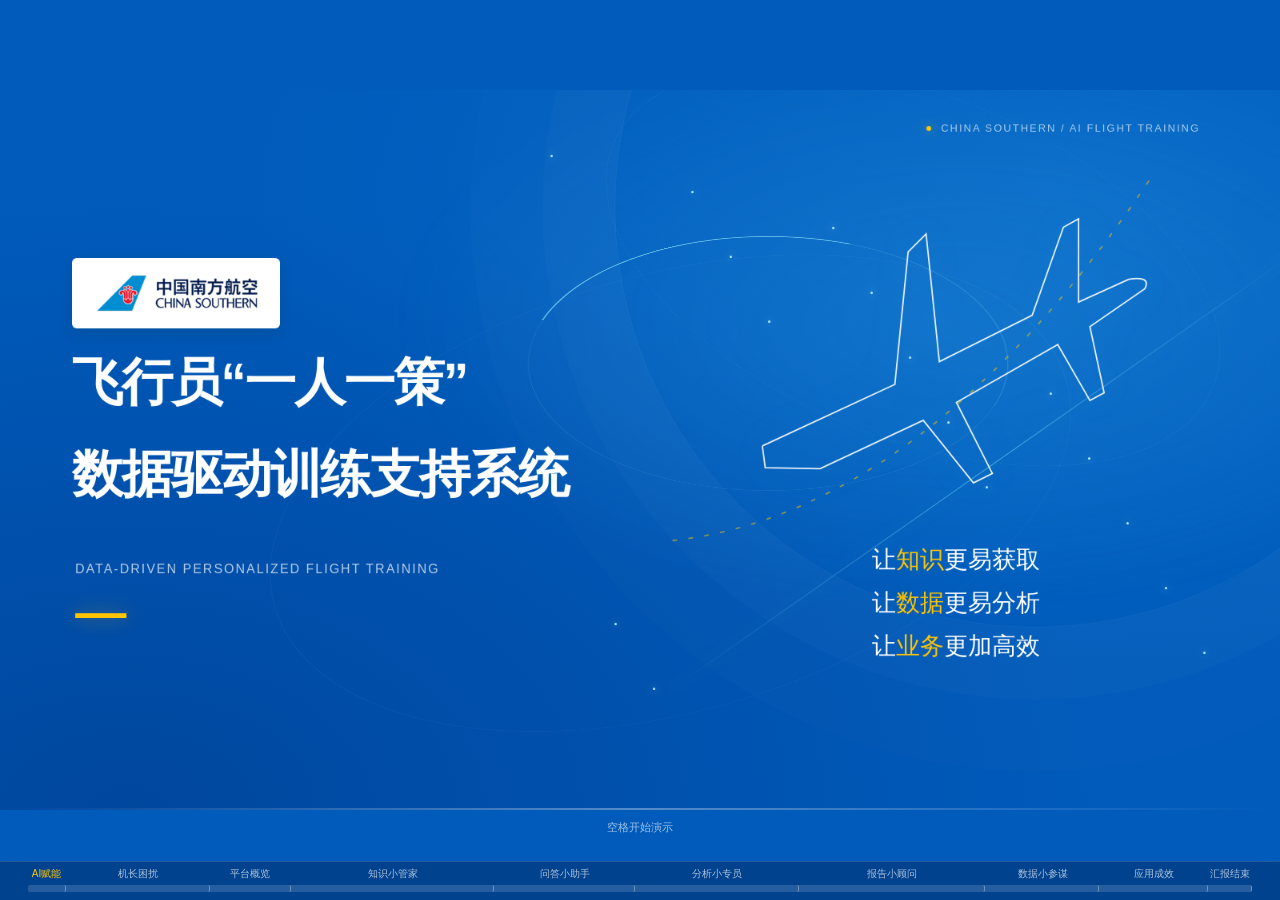
<file: index.html>
<!doctype html>
<html lang="zh-CN"><head><meta charset="utf-8"><meta name="viewport" content="width=device-width,initial-scale=1"><title>南航飞行训练 AI｜演示文稿</title><style>
*{box-sizing:border-box}html,body{margin:0;width:100%;height:100%;overflow:hidden;background:#fff;color:#000;font-family:-apple-system,BlinkMacSystemFont,"PingFang SC","Microsoft YaHei",sans-serif}body{display:grid;place-items:center}button{font:inherit;cursor:pointer}button:focus-visible{outline:3px solid #ffc402;outline-offset:4px}#deck{width:1600px;height:900px;position:absolute;transform-origin:center;background:#fff;overflow:hidden}.slide{position:absolute;inset:0;padding:80px 100px;opacity:0;visibility:hidden;transition:opacity .55s,transform .7s;transform:translateY(20px)}.slide.active{opacity:1;visibility:visible;transform:none}.kicker{font-size:18px;letter-spacing:4px;color:#005bbb;margin-bottom:28px;font-weight:500}h1,h2,h3,p{margin:0}h1{font-size:106px;line-height:1.18;letter-spacing:-5px;font-weight:600;color:#005bbb}h2{font-size:68px;line-height:1.2;letter-spacing:-3px;color:#005bbb;font-weight:600}h3{font-size:31px;line-height:1.4;font-weight:500}.lead{font-size:28px;line-height:1.8;margin-top:27px;letter-spacing:-.5px}.secondary{color:#777;font-size:20px;line-height:1.7}.yellow{background:linear-gradient(transparent 57%,#ffc402 57%);padding:0 5px}.blue{color:#005bbb}.footer{position:absolute;left:100px;right:100px;bottom:38px;display:flex;justify-content:space-between;font-size:14px;color:#888;letter-spacing:1px}.cover{display:flex;flex-direction:column;justify-content:center;padding-left:140px}.cover .kicker{margin-bottom:42px}.cover h1{position:relative;z-index:1}.cover .lead{font-size:30px;margin-top:40px}.cover .line{width:64px;height:6px;background:#ffc402;margin-top:45px}.aircraft{position:absolute;right:75px;top:190px;width:680px;height:510px;opacity:.8}.aircraft path{stroke:#005bbb;stroke-width:1.2;fill:none}.aircraft .trail{stroke:#ddd;stroke-dasharray:5 8}.cover .sideword{position:absolute;right:105px;top:85px;font-size:14px;letter-spacing:3px;color:#777}.statement{display:flex;flex-direction:column;justify-content:center;align-items:center;text-align:center}.statement h2{font-size:82px;line-height:1.35}.statement .lead{font-size:28px}.capabilities{display:flex;justify-content:center;gap:48px;margin-top:64px}.capabilities span{font-size:22px;border-top:1px solid #ddd;padding-top:20px}.split{display:grid;grid-template-columns:440px 1fr;gap:70px;align-items:center;height:640px;margin-top:20px}.split h2{font-size:65px}.split .lead{font-size:25px;margin-top:30px}.aside-value{margin-top:45px;font-size:23px;line-height:1.8}.app{border:1px solid #dedede;border-radius:18px;background:white;box-shadow:0 25px 75px #00000009;overflow:hidden;position:relative;transition:transform 1.3s cubic-bezier(.2,.8,.2,1),box-shadow 1s;transform-origin:70% 48%;width:100%}.app.zoomed{transform:scale(1.18) translateX(-26px);box-shadow:0 25px 80px #0002;z-index:2}.appbar{display:flex;align-items:center;justify-content:space-between;padding:19px 24px;border-bottom:1px solid #eee;font-size:15px;color:#777}.appbar b{color:#000;font-weight:500}.appbody{padding:27px}.app .question{padding:17px 21px;background:#f5f5f5;font-size:20px;border-radius:15px 4px 15px 15px;margin-left:auto;max-width:95%;width:fit-content;margin-bottom:27px;line-height:1.6}.answer{font-size:18px;line-height:1.9}.answer h3{font-size:22px;margin:12px 0}.status{font-size:14px;color:#005bbb;margin-bottom:12px}.citation{display:flex;gap:8px;margin-top:22px;flex-wrap:wrap}.citation span{border:1px solid #ddd;border-radius:6px;padding:9px 12px;font-size:14px;color:#005bbb}.composer{display:flex;justify-content:space-between;border:1px solid #ddd;border-radius:11px;margin-top:26px;padding:16px;color:#777;font-size:16px}.send{color:#005bbb}.build{opacity:0;transform:translateY(12px);transition:opacity .7s,transform .7s}.build.visible{opacity:1;transform:none}.app .build{display:none}.app .build.visible{display:block}.trailsteps{display:flex;gap:18px;margin-top:35px;font-size:17px;color:#777}.trailsteps b{font-weight:500;color:#005bbb}.demo-caption{margin-top:20px;font-size:15px;color:#777;text-align:center}.graph{width:100%;height:490px}.graph line{stroke:#d9d9d9;stroke-width:1.6}.graph circle{fill:#fff;stroke:#005bbb;stroke-width:1.4}.graph .core{fill:#005bbb}.graph text{font:20px -apple-system,sans-serif;fill:#000;text-anchor:middle}.graph text.white{fill:white}.graph .extra{opacity:0;transition:opacity 1s}.graph.expanded .extra{opacity:1}.graph g[role=button]{cursor:pointer}.data-head{display:flex;align-items:end;justify-content:space-between}.data-head .secondary{text-align:right}.data-panel{display:grid;grid-template-columns:1fr 1fr;gap:75px;margin-top:70px}.data-table{width:100%;border-collapse:collapse;font-size:23px}.data-table th{color:#777;font-size:17px;font-weight:400;text-align:left}.data-table th,.data-table td{padding:22px 12px;border-bottom:1px solid #e8e8e8}.data-table td:last-child{text-align:right;font-weight:600}.data-table th:last-child{text-align:right}.data-table .marked{background:#fff9df}.big-number{font-size:125px;line-height:1;letter-spacing:-7px;color:#005bbb;font-weight:500}.number-label{font-size:23px;margin-top:20px}.chart{width:100%;height:245px;margin-top:35px}.chart text{font:15px -apple-system,sans-serif;fill:#888}.chart path.grid{stroke:#e9e9e9;fill:none}.chart .series{fill:none;stroke:#005bbb;stroke-width:4;stroke-dasharray:900;stroke-dashoffset:900;transition:stroke-dashoffset 1.6s}.active .chart .series{stroke-dashoffset:0}.chart .comparison{fill:none;stroke:#aaa;stroke-width:2}.takeaway{font-size:25px;line-height:1.8;margin-top:35px}.giant{display:grid;grid-template-columns:1fr 1fr;gap:70px;align-items:center;height:580px}.giant .big-number{font-size:170px}.axis-note{font-size:15px;color:#888;margin-top:15px}.analysis-columns{display:grid;grid-template-columns:1.3fr 1fr;gap:90px;align-items:center;margin-top:60px}.analysis-columns .chart{height:300px}.finding{padding:25px 0;border-top:1px solid #ddd}.finding .label{font-size:15px;color:#777;margin-bottom:13px}.finding p{font-size:25px;line-height:1.6}.report{background:white;border:1px solid #ddd;box-shadow:0 20px 70px #0000000b;padding:38px 46px;transform:rotate(-2deg);width:610px;min-height:480px}.report h3{font-size:27px;color:#005bbb}.report .rule{height:4px;width:50px;background:#ffc402;margin:22px 0}.report p{font-size:18px;line-height:2;margin:18px 0}.tag{display:inline-block;font-size:13px;border:1px solid #ddd;border-radius:4px;padding:5px 9px;color:#777}.tag.plan{background:#fff8da;border-color:#ffc402;color:#000}.report-lines{height:8px;margin:14px 0;background:#f1f1f1;border-radius:4px}.report.ready .report-lines{display:none}.report .actual{display:none}.report.ready .actual{display:block;animation:rise .8s}.flow{display:grid;grid-template-columns:repeat(6,1fr);gap:24px;margin-top:100px;position:relative}.flow:before{content:'';position:absolute;left:50px;right:50px;top:31px;border-top:1px solid #ddd;z-index:0}.flow-item{position:relative}.flow-item .dot{width:63px;height:63px;display:grid;place-items:center;border:1px solid #ddd;border-radius:50%;font-size:20px;background:#fff;color:#777;margin-bottom:30px;transition:.7s}.flow-item.lit .dot{border-color:#005bbb;background:#005bbb;color:white}.flow-item:last-child .dot{background:#ffc402;color:black;border-color:#ffc402}.flow-item h3{font-size:24px;margin-bottom:14px}.flow-item p{font-size:17px;line-height:1.7;color:#777}.flow-note{margin-top:70px;font-size:23px;line-height:1.8}.quote{font-size:28px;line-height:1.8;margin-top:45px}.closing h1{font-size:94px;line-height:1.3}.closing .lead{font-size:27px;line-height:2}.end-modules{display:flex;gap:30px;margin-top:50px;font-size:20px;color:#777}.end-modules span{padding-top:16px;border-top:1px solid #ddd}.request{font-size:28px;line-height:1.6;margin-top:45px}.miniline{height:4px;width:55px;background:#ffc402;margin-top:30px}.cursor{position:absolute;right:100px;bottom:80px;opacity:0;transition:opacity .5s,transform 1s;font-size:30px;color:#000;z-index:5}.cursor.visible{opacity:1;transform:translate(-80px,-50px)}#controls{position:fixed;bottom:20px;left:50%;transform:translateX(-50%);display:flex;align-items:center;gap:12px;background:#ffffffed;border:1px solid #e9e9e9;border-radius:14px;padding:10px 14px;z-index:30;box-shadow:0 5px 25px #00000008;opacity:0;transition:opacity .2s;color:#666;font-size:12px}#controls:hover,#controls:focus-within,body.help #controls{opacity:1}#controls button{border:0;background:transparent;padding:6px 9px;color:#555;border-radius:5px;white-space:nowrap}#controls button:hover{background:#f4f4f4;color:#005bbb}#controls .play{color:#005bbb}#hint{position:fixed;bottom:25px;left:50%;transform:translateX(-50%);font-size:12px;color:#aaa;pointer-events:none;transition:opacity .4s;z-index:20}body.help #hint{opacity:0}#caption{position:fixed;bottom:80px;left:15%;right:15%;text-align:center;font-size:16px;line-height:1.7;z-index:15;background:#fffffff0;padding:8px 16px;display:none}#caption.show{display:block}#overview{position:fixed;inset:0;background:#fff;z-index:40;padding:5vh 6vw;overflow:auto;display:none}#overview.open{display:block}#overview h2{font-size:32px;letter-spacing:0;margin-bottom:30px}#overview .grid{display:grid;grid-template-columns:repeat(3,1fr);gap:20px}#overview button{border:1px solid #ddd;border-radius:8px;text-align:left;padding:25px;background:white;min-height:150px}#overview button b{display:block;font-size:23px;line-height:1.5;color:#005bbb;margin-top:15px}#overview button small{color:#777}#notes{position:fixed;right:30px;top:30px;width:430px;max-height:80vh;overflow:auto;background:#fff;border:1px solid #ddd;box-shadow:0 10px 50px #0002;border-radius:10px;padding:25px;z-index:45;display:none}#notes.open{display:block}#notes p{font-size:15px;line-height:1.9;margin:20px 0}.source-detail{position:absolute;inset:180px 130px 160px 620px;background:white;border:1px solid #ffc402;border-radius:16px;padding:45px;box-shadow:0 20px 80px #0002;display:none;z-index:8}.source-detail.open{display:block;animation:rise .6s}.source-detail h3{color:#005bbb;font-size:30px;margin:25px 0}.source-detail p{font-size:23px;line-height:1.9}.source-detail button{position:absolute;right:18px;top:14px;background:white;border:0;font-size:25px}.original{width:100%;height:505px;border:0;pointer-events:none}.original-wrap{height:505px;overflow:hidden}.original-wrap iframe{width:1280px;height:720px;transform:scale(.66);transform-origin:left top}.small-note{font-size:14px;color:#888;line-height:1.8;margin-top:22px}@keyframes rise{from{opacity:0;transform:translateY(15px)}to{opacity:1;transform:none}}@media(prefers-reduced-motion:reduce){*{transition:none!important;animation:none!important}}@media print{html,body{height:auto;overflow:visible;display:block}#deck{position:static;transform:none!important;width:1600px;height:auto}.slide{position:relative;opacity:1;visibility:visible;transform:none;height:900px;break-after:page}.build{opacity:1;transform:none}.app .build{display:block}#controls,#hint,#caption{display:none}}
</style></head><body><main id="deck" aria-label="飞行训练AI平台演示文稿">
<section class="slide cover" data-title="AI 赋能飞行训练" data-duration="20" data-chapter="平台介绍"><img class="cover-logo" src="[data-uri]" alt="中国南方航空" decoding="sync" loading="eager"><div class="sideword">中国南方航空 / 飞行训练</div><div class="kicker">AI FLIGHT TRAINING</div><h1>飞行员“一人一策”<br>数据驱动训练支持系统</h1><p class="lead">让知识更易获取<br>让数据更易分析<br>让业务<span class="yellow">更加高效</span></p><div class="line"></div><svg class="aircraft" viewBox="0 0 600 450" aria-hidden="true"><path class="trail" d="M30 420Q300 390 540 30"/><path d="M125 320L265 255 279 115 298 96 312 231 410 182 443 89 459 80 459 168 512 144Q536 140 529 154L471 194 486 264 471 272 437 213 330 274 368 349 348 359 295 293 186 344 128 343Z"/></svg></section>
<section class="slide statement" data-title="一个工作台，连接知识与数据" data-duration="15" data-chapter="平台介绍"><div class="kicker">飞行训练 AI 智能平台</div><h2>一个工作台<br>连接<span class="yellow">知识与数据</span></h2><p class="lead">围绕飞行训练业务，提供从知识获取到分析报告的智能辅助。</p><div class="capabilities"><span>知识问答</span><span>知识图谱</span><span>智能问数</span><span>智能分析</span><span>报告生成</span></div></section>
<section class="slide" data-title="专业知识，一问即得" data-duration="25" data-chapter="智能知识问答"><div class="kicker">01 / 智能知识问答</div><div class="split"><div><h2>专业知识<br><span class="yellow">一问即得</span></h2><p class="lead">B737 进近阶段，<br>有哪些稳定进近训练要点？</p><p class="aside-value build" data-at="8">用自然语言提问，<br>获得结构化知识回答。</p></div><div><div class="app" id="qaApp"><div class="appbar"><b>南航飞训 · 智能知识问答</b><span>知识库检索</span></div><div class="appbody"><div class="question">B737 进近阶段有哪些稳定进近训练要点？</div><div class="build" data-at="4"><div class="status">已检索飞训知识库</div><div class="answer"><h3>B737 进近阶段训练关注要点</h3>围绕稳定进近、标准喊话、机组配合与复飞决策，查阅对应机型手册和训练大纲。<div class="citation"><span>① B737 训练手册</span><span>② 南航飞行训练大纲</span></div></div></div><div class="build" data-at="15"><div class="question" style="margin-top:24px;margin-bottom:12px">请进一步说明相关训练注意事项。</div><div class="answer">结合程序理解与协同配合组织专项学习，训练讲评由教员确认。</div></div><div class="composer">输入问题，继续追问<span class="send">↑</span></div></div></div><div class="demo-caption">自然语言输入 / 知识检索 / 多轮对话</div></div></div></section>
<section class="slide" data-title="回答有依据，知识可追溯" data-duration="15" data-chapter="智能知识问答"><div class="kicker">01 / 依据溯源</div><div class="split"><div><h2>回答有依据<br>知识<span class="yellow">可追溯</span></h2><p class="lead">从回答中的引用，<br>直接定位对应手册章节。</p><p class="small-note">手册章节为占位示例，<br>不作为飞行操作依据。</p></div><div><div class="app"><div class="appbar"><b>知识引用</b><span>来源预览</span></div><div class="appbody"><div class="status">引用 01 / B737 训练手册</div><h3>进近阶段训练</h3><div class="answer" style="margin-top:25px">关联知识点<br>稳定进近、机组配合、标准喊话、复飞决策。<br><br>正式系统应展示有效版本、章节编号及原文位置。</div><div class="citation"><span>手册章节定位</span><span>有效版本核验</span></div></div></div><p class="demo-caption">来源路径清晰，方便业务人员复核</p></div></div></section>
<section class="slide" data-title="知识之间，也有导航" data-duration="35" data-chapter="知识图谱"><div class="kicker">02 / 知识图谱</div><div class="split"><div><h2>知识之间<br>也有<span class="yellow">导航</span></h2><p class="lead">从“稳定进近”出发，<br>探索相关科目、规范与章节。</p><p class="aside-value build" data-at="10">让分散的资料，<br>形成可探索的知识网络。</p></div><div><svg class="graph" id="graph" viewBox="0 0 820 500" role="img" aria-label="稳定进近知识图谱"><g><line x1="410" y1="240" x2="170" y2="110"/><line x1="410" y1="240" x2="650" y2="110"/><line x1="410" y1="240" x2="150" y2="370"/><line x1="410" y1="240" x2="650" y2="370"/></g><g class="extra"><line x1="650" y1="110" x2="785" y2="220"/><circle cx="770" cy="220" r="45"/><text x="770" y="225" style="font-size:15px">训练大纲</text></g><g role="button" tabindex="0" data-graph><circle class="core" cx="410" cy="240" r="72"/><text class="white" x="410" y="247">稳定进近</text></g><g role="button" tabindex="0" data-graph><circle cx="170" cy="110" r="60"/><text x="170" y="116">训练科目</text></g><g role="button" tabindex="0" data-graph><circle cx="650" cy="110" r="60"/><text x="650" y="116">操作规范</text></g><g role="button" tabindex="0" data-graph><circle cx="150" cy="370" r="60"/><text x="150" y="376">机组配合</text></g><g role="button" tabindex="0" data-graph><circle cx="650" cy="370" r="60"/><text x="650" y="376">知识章节</text></g></svg><p class="demo-caption">点击节点展开关联 · 查看知识关联</p></div></div></section>
<section class="slide" data-title="南航机型训练知识库" data-duration="20" data-chapter="知识库系统搭建"><div class="kb-mount" data-kb-screen="library"></div></section>
<section class="slide" data-title="上传、审核并验证训练知识" data-duration="25" data-chapter="知识库系统搭建"><div class="kb-mount" data-kb-screen="operations"></div><div id="trend1" hidden></div></section>
<section class="slide" data-title="训练数据持续向好" data-duration="45" data-chapter="AI智能数据分析"><div class="kicker">04 / AI 智能数据分析</div><h2>训练指标<span class="yellow">持续向好</span></h2><div class="analysis-columns"><div class="training-analytics"><div class="secondary">南航 B737 / 2026年6—9月</div><div class="metric-sync" data-sync="metrics"><div><span>324</span><p class="secondary">完成人次 · ↑12%</p></div><div><span>96.0%</span><p class="secondary">计划完成率 · ↑6.0%</p></div><div><span>98.2%</span><p class="secondary">标准动作达成 · ↑4.2%</p></div><div><span>92.5%</span><p class="secondary">复训通过率 · ↑5.5%</p></div></div><div class="training-charts"><article class="training-chart build" data-at="2"><header><b>训练完成率</b><span>94% → 96%</span></header><div id="chart-completion"></div></article><article class="training-chart build" data-at="8"><header><b>标准动作达成率</b><span>94% → 98.2%</span></header><div id="chart-standards"></div></article><article class="training-chart build" data-at="14"><header><b>复训通过率</b><span>87% → 92.5%</span></header><div id="chart-recurrent"></div></article></div></div><div class="training-findings"><div class="finding build" data-at="5"><div class="label">训练完成</div><p>训练完成率稳步提升。</p></div><div class="finding build" data-at="11"><div class="label">标准动作</div><p>标准动作达成率提高。</p></div><div class="finding build" data-at="17"><div class="label">复训表现</div><p>复训通过率持续上升。</p></div><div class="analytics-note"></div></div></div></section>
<section class="slide" data-title="从训练数据，到报告草稿" data-duration="40" data-chapter="智能报告生成"><div class="kicker">06 / 智能报告生成</div><div class="split"><div><h2>从训练数据<br>到<span class="yellow">报告草稿</span></h2><p class="lead">选择报告范围，<br>汇总数据与分析发现。</p><div class="trailsteps"><span>设置参数</span><span>自动汇总</span><b>生成草稿</b></div><p class="aside-value build" data-at="14">减少重复整理与编写，<br>把时间留给专业审核。</p><button id="downloadReport" style="margin-top:25px;background:white;color:#005bbb;border:0;border-bottom:1px solid #005bbb;padding:8px 0;font-size:18px">导出报告 ↓</button></div><div class="report" id="report"><span class="tag">待人工审核 · 演示草稿</span><h3 style="margin-top:24px">南航 B737 周期训练分析报告</h3><div class="rule"></div><div class="secondary" style="font-size:15px">2026年6—8月 / 飞行训练管理</div><div class="report-lines"></div><div class="report-lines" style="width:85%"></div><div class="report-lines"></div><div class="report-lines" style="width:65%"></div><div class="actual"><p><b>01 训练概况</b><br>计划 360 人次，完成 324 人次，完成率 90.0%。</p><p><b>02 趋势分析</b><br>6—8 月完成率分别为 94.0%、92.0%、84.0%。</p><p><b>03 复核建议</b><br>核实排期及缺训原因，交由业务人员审核。</p></div></div></div></section>
<section class="slide" data-title="一个任务，连接多种能力" data-duration="35" data-chapter="AI智能体"><div class="kicker">06 / AI 智能体 <span class="tag plan" style="letter-spacing:0;margin-left:25px">规划流程 · 非已上线声明</span></div><h2>一个任务，连接<span class="yellow">多种能力</span></h2><p class="request">“分析近期训练情况，找出需要重点关注的问题，并生成分析报告。”</p><div class="flow"><div class="flow-item"><span class="dot">01</span><h3>任务理解</h3><p>明确机型、周期<br>与统计口径</p></div><div class="flow-item"><span class="dot">02</span><h3>数据查询</h3><p>调用训练记录<br>查询工具</p></div><div class="flow-item"><span class="dot">03</span><h3>知识检索</h3><p>关联训练大纲<br>与手册章节</p></div><div class="flow-item"><span class="dot">04</span><h3>分析生成</h3><p>整理变化趋势<br>与待复核事项</p></div><div class="flow-item"><span class="dot">05</span><h3>报告草稿</h3><p>组织分析内容<br>形成结构化文档</p></div><div class="flow-item"><span class="dot">06</span><h3>人工审核</h3><p>教员与训练<br>管理人员确认</p></div></div><p class="flow-note">知识与数据协同，关键环节保留<span class="yellow">人工审核</span>。</p><p class="small-note">涉及人员资质、飞行安全结论与训练定级，须由教员与教检人员确认后生效。</p></section>
<section class="slide statement closing" data-title="让知识创造价值，让数据赋能决策" data-duration="7" data-chapter="总结展望"><div class="kicker">中国南方航空 · 智慧飞训</div><h1>让知识创造价值<br>让数据<span class="yellow">赋能决策</span></h1><p class="lead">AI 赋能飞行训练<br>持续探索智慧航空新未来</p><div class="end-modules"><span>知识智能检索</span><span>数据高效分析</span><span>报告辅助生成</span><span>业务智能协同</span></div></section>
</main><div id="caption"></div><div id="hint">← → 翻页 · 空格播放 · 移动鼠标至底部显示控制</div><nav id="controls" aria-label="放映控制"><button id="prev" aria-label="上一页">←</button><span id="count"></span><button id="next" aria-label="下一页">→</button><button id="play" class="play">▶ 自动放映</button><button id="restart" aria-label="从头播放">↺ 从头播放</button><span id="time"></span><button id="grid">总览</button><button id="captions">字幕</button><button id="scriptBtn">配音稿</button><button id="fullscreen">全屏 ↗</button></nav><div id="overview"><h2>演示文稿 <button id="closeGrid" style="float:right;border:0;background:white;font-size:18px">返回放映 ×</button></h2><div class="grid" id="gridContent"></div></div><aside id="notes"><button id="closeNotes" style="float:right;border:0;background:white">关闭 ×</button><h3 style="font-size:24px;color:#005bbb">本页配音稿</h3><p id="voiceText"></p><p style="color:#888;font-size:12px"></p></aside><script>
</script><link rel="stylesheet" href="blue-theme.css"><script src="prototype-data.js"></script><script src="presentation-upgrade.js?v=20261029-clean-labels1"></script><script>
const $=id=>document.getElementById(id),slides=[...document.querySelectorAll('.slide')];
// Keep slide content static and searchable; only presentation state changes.
const flowItems=[['01','任务理解','明确机型、周期<br>与统计口径'],['02','数据查询','调用训练记录<br>查询工具'],['03','知识检索','关联训练大纲<br>与手册章节'],['04','分析生成','整理变化趋势<br>与待复核事项'],['05','报告草稿','组织分析内容<br>形成结构化文档'],['06','人工审核','教员与训练<br>管理人员确认']];document.querySelector('.flow').innerHTML=flowItems.map(x=>`<div class="flow-item"><span class="dot">${x[0]}</span><h3>${x[1]}</h3><p>${x[2]}</p></div>`).join('');
const voices=[
'聚焦飞行训练业务场景，依托人工智能与数据技术，我们为中国南方航空打造飞行训练AI智能平台。让知识更易获取，让数据更易分析，让业务更加高效。',
'平台融合大模型、知识图谱与智能数据分析等技术能力，推动飞行训练知识、数据与业务的深度融合，为飞行训练管理提供智能化支撑。',
'面对海量飞行手册、训练大纲与专业教材，用户只需使用自然语言提出问题，平台即可结合专业知识库，检索相关内容并生成结构化回答。通过连续追问，让专业知识查询更加便捷。',
'平台支持知识来源追溯。从回答中的引用，可以定位到对应手册章节，方便业务人员复核，让专业知识查询更加可信。',
'在智能问答的背后，是持续构建的飞行训练专业知识体系。平台通过知识图谱，将分散在手册、教材和业务资料中的知识关联组织。从单一知识点到关联知识网络，帮助用户理解知识之间的联系，实现从文档检索向关联知识探索的转变。',
'先将南航飞行手册、训练大纲与课程资料统一接入知识库，再按机型、科目和资料类型进行归类管理。',
'随后依次完成文档解析、知识提取、专家审核与检索验证，让训练知识有来源、可复核、易维护。',
'数据不仅需要被看见，更需要被理解。平台围绕飞行训练业务数据，辅助开展多维度统计、趋势研判与问题分析。通过综合分析训练记录和相关指标，帮助管理人员识别关键变化，发现需要重点关注的问题，为训练质量评估、计划优化与精细化管理提供直观参考。',
'各类统计分析报告，是总结训练情况、发现问题和辅助决策的重要依据。平台将数据查询、统计分析与内容生成相结合，根据业务需求汇总相关数据，辅助形成结构化报告草稿。减少重复的数据整理和文档编制，让业务人员将更多精力投入专业分析与管理决策。',
'随着人工智能技术发展，平台的智能化能力也将从单一功能向业务协同拓展。围绕飞行训练全流程，通过智能体连接知识、数据与业务工具，逐步形成任务理解、工具调用、分析处理和结果反馈的协同能力。在确保数据安全、业务合规和关键环节人工审核的前提下，推动人工智能深入服务飞行训练业务。',
'从知识智能检索，到数据高效分析。从智能报告生成，到业务智能协同。我们正以人工智能技术为驱动，持续探索飞行训练智能化的新路径。让知识创造价值，让数据赋能决策。AI赋能飞行训练，智启智慧航空新未来。'];
voices.splice(1,0,'围绕飞行训练管理，我们将本次演示聚焦于三类典型需求。手册与教材分散，知识查找需要反复切换。训练数据需要按机型与周期整理。报告编写重复，占用专业人员时间。','平台的建设目标，是把时间留给专业判断。让知识查询从翻找资料走向直接提问，让数据分析从手工统计走向对话探索，让报告编制从重复编写走向草稿审核。');
let current=0,local=0,playing=false,last=0,captionOn=false;let starts=[],total=0;slides.forEach((s,i)=>{starts.push(total);total+=+s.dataset.duration;let f=document.createElement('div');f.className='footer';f.innerHTML=`<span>南航飞行训练 AI · 功能演示${i>=4&&i<=11?'':''}</span><span>${String(i+1).padStart(2,'0')} / ${String(slides.length).padStart(2,'0')}</span>`;s.appendChild(f)});
const chart=`<svg class="chart" viewBox="0 0 650 290" role="img" aria-label="B737训练完成率6月94%、7月92%、8月84%"><path class="grid" d="M60 35H615M60 95H615M60 155H615M60 215H615"/><g><text x="5" y="40">100%</text><text x="15" y="100">95%</text><text x="15" y="160">90%</text><text x="15" y="220">85%</text><text x="80" y="270">6月</text><text x="325" y="270">7月</text><text x="575" y="270">8月</text><text x="430" y="20">A320</text><text x="530" y="20" fill="#005bbb">B737</text></g><polyline class="comparison" points="95,95 340,71 590,52"/><polyline class="series" points="95,107 340,131 590,227"/><g fill="#005bbb"><circle cx="95" cy="107" r="6"/><circle cx="340" cy="131" r="6"/><circle cx="590" cy="227" r="7"/></g><text x="558" y="206" style="fill:#005bbb;font-size:24px">84%</text></svg>`;if($('trend1'))$('trend1').innerHTML=chart;if($('trend2'))$('trend2').innerHTML=chart;
const makeTrainingChart=(label,values)=>{const xs=[68,238,408,578],ys=values.map(v=>232-(v-80)*7.2),points=xs.map((x,i)=>`${x},${ys[i]}`).join(' ');return `<svg viewBox="0 0 650 280" role="img" aria-label="${label}逐月提升"><path class="chart-grid" d="M55 40H615M55 100H615M55 160H615M55 220H615"/><g class="chart-axis"><text x="5" y="45">100%</text><text x="15" y="105">95%</text><text x="15" y="165">90%</text><text x="15" y="225">85%</text><text x="50" y="265">6月</text><text x="220" y="265">7月</text><text x="390" y="265">8月</text><text x="560" y="265">9月</text></g><polyline class="training-line" points="${points}"/><g class="chart-dots">${xs.map((x,i)=>`<circle cx="${x}" cy="${ys[i]}" r="5"/><text x="${x}" y="${ys[i]-12}">${values[i]}%</text>`).join('')}</g></svg>`};
document.getElementById('chart-completion').innerHTML=makeTrainingChart('训练完成率',[90,92,94,96]);document.getElementById('chart-standards').innerHTML=makeTrainingChart('标准动作达成率',[90,93,96,98.2]);document.getElementById('chart-recurrent').innerHTML=makeTrainingChart('复训通过率',[82,86,89,92.5]);
function fmt(t){return String(Math.floor(t/60)).padStart(2,'0')+':'+String(Math.floor(t%60)).padStart(2,'0')}function scale(){let f=Math.min(innerWidth/1600,innerHeight/900);$('deck').style.transform=`scale(${f})`}window.addEventListener('resize',scale);scale();
function effects(){let s=slides[current],origin=Number(s.dataset.original);s.querySelectorAll('.build').forEach(x=>x.classList.toggle('visible',local>=+x.dataset.at));$('graph')?.classList.toggle('expanded',origin===4&&local>=12);$('report')?.classList.toggle('ready',origin===8&&local>=7);document.querySelectorAll('.flow-item').forEach((x,i)=>x.classList.toggle('lit',origin===9&&local>=i*4));$('time').textContent=fmt(starts[current]+local)+' / '+fmt(total);if(s.dataset.silent==='true'){$('caption').textContent='';window.presentationEffects?.(s,local);return;}let voice=voices[current]||s.dataset.title;let pieces=voice.match(/[^。！？]+[。！？]?/g)||[voice];let weight=t=>Array.from(t).filter(c=>!/\s/.test(c)).length/3.8+(t.match(/[，。！？；：、,.!?;]/g)||[]).length*.14;let target=local/(+s.dataset.duration)*pieces.reduce((sum,p)=>sum+weight(p),0),ix=0;while(ix<pieces.length-1&&target>=weight(pieces[ix])){target-=weight(pieces[ix]);ix++}$('caption').textContent=pieces[ix];window.presentationEffects?.(s,local);}
function show(i){current=Math.max(0,Math.min(slides.length-1,i));local=0;slides.forEach((s,j)=>s.classList.toggle('active',j===current));$('count').textContent=(current+1)+' / '+slides.length;$('voiceText').textContent=voices[current];effects();document.title=slides[current].dataset.title+' · 南航飞训演示';}
function toggle(){if(current===slides.length-1&&local>=+slides[current].dataset.duration)show(0);playing=!playing;last=performance.now();$('play').textContent=playing?'Ⅱ 暂停':'▶ 自动放映'}
function next(){if(!playing){let nextBuild=[...slides[current].querySelectorAll('.build')].find(x=>+x.dataset.at>local);if(nextBuild){local=+nextBuild.dataset.at;effects();return}}show(current+1)}
function tick(t){if(playing){local+=(t-last)/1000;if(local>=+slides[current].dataset.duration){if(current<slides.length-1)show(current+1);else{local=+slides[current].dataset.duration;playing=false;$('play').textContent='↺ 重新放映'}}effects()}last=t;requestAnimationFrame(tick)}
$('prev').onclick=()=>show(current-1);$('next').onclick=next;$('play').onclick=toggle;$('restart').onclick=()=>{show(0);local=0;if(!playing)toggle();last=performance.now()};$('grid').onclick=()=>{playing=false;$('play').textContent='▶ 自动放映';$('overview').classList.add('open')};$('closeGrid').onclick=()=>$('overview').classList.remove('open');$('gridContent').innerHTML=slides.map((s,i)=>`<button data-slide="${i}"><small>${String(i+1).padStart(2,'0')} / ${s.dataset.chapter} · ${s.dataset.duration}秒</small><b>${s.dataset.title}</b></button>`).join('');document.querySelectorAll('[data-slide]').forEach(b=>b.onclick=()=>{show(+b.dataset.slide);$('overview').classList.remove('open')});$('captions').onclick=()=>{captionOn=!captionOn;$('caption').classList.toggle('show',captionOn)};$('scriptBtn').onclick=()=>$('notes').classList.toggle('open');$('closeNotes').onclick=()=>$('notes').classList.remove('open');$('fullscreen').onclick=()=>{document.fullscreenElement?document.exitFullscreen():document.documentElement.requestFullscreen().catch(()=>{})};document.querySelectorAll('[data-graph]').forEach(n=>{n.onclick=()=>{local=Math.max(local,12);effects()};n.onkeydown=e=>{if(e.key==='Enter'){n.click();e.stopPropagation()}}});
const downloadReport=$('downloadReport');if(downloadReport)downloadReport.onclick=()=>{const text='南航 B737 周期训练分析报告\n演示草稿 · 待人工审核\n统计周期：2026年6—8月\n\n计划360人次，完成324人次，完成率90.0%。\n6—8月完成率分别为94.0%、92.0%、84.0%。\n建议核实排期及缺训原因，由业务人员确认。\n\n';const url=URL.createObjectURL(new Blob([text],{type:'text/plain;charset=utf-8'}));let a=document.createElement('a');a.href=url;a.download='南航B737训练分析_演示草稿.txt';a.click();setTimeout(()=>URL.revokeObjectURL(url),1000)};
document.addEventListener('keydown',e=>{if(e.target.matches('input,textarea,select,[contenteditable="true"]')&&e.key!=='Escape')return;if(e.key==='Escape'){$('overview').classList.remove('open');$('notes').classList.remove('open');return}if(e.target.tagName==='BUTTON'&&(e.key===' '||e.key==='Enter'))return;if(e.key==='ArrowRight'||e.key==='PageDown'){e.preventDefault();next()}if(e.key==='ArrowLeft'||e.key==='PageUp'){e.preventDefault();show(current-1)}if(e.code==='Space'){e.preventDefault();toggle()}if(e.key.toLowerCase()==='o')$('grid').click();if(e.key.toLowerCase()==='f')$('fullscreen').click();if(e.key.toLowerCase()==='c')$('captions').click()});document.addEventListener('mousemove',e=>document.body.classList.toggle('help',e.clientY>innerHeight-100));let touchX=0;document.addEventListener('touchstart',e=>touchX=e.changedTouches[0].clientX);document.addEventListener('touchend',e=>{let dx=e.changedTouches[0].clientX-touchX;if(Math.abs(dx)>70){dx<0?next():show(current-1)}else if(e.target===document.body)document.body.classList.toggle('help')});show(0);requestAnimationFrame(tick);
</script><link rel="stylesheet" href="video-polish.css"><script src="video-polish.js"></script><link rel="stylesheet" href="cinematic.css?v=20261015-chapter-aligned3"><script src="cinematic.js"></script><link rel="stylesheet" href="module-results.css"><script src="module-results.js"></script><link rel="stylesheet" href="script-alignment.css"><script src="script-alignment.js?v=20261029-clean-labels1"></script><link rel="stylesheet" href="trajectory.css"><script src="trajectory.js"></script><link rel="stylesheet" href="immersive.css"><script src="immersive.js"></script><link rel="stylesheet" href="opening-context.css"><script src="opening-context.js"></script><script src="compact-timing.js?v=20261029-clean-labels1"></script><link rel="stylesheet" href="cover-motion.css?v=20261029-logo-enlarged-home2"><script src="cover-motion.js?v=20261029-clean-labels1"></script><link rel="stylesheet" href="pain-motion.css"><script src="pain-motion.js"></script><link rel="stylesheet" href="captain-story.css"><script src="captain-story.js"></script><link rel="stylesheet" href="captain-polish.css"><link rel="stylesheet" href="captain-character.css"><script src="captain-character.js"></script><link rel="stylesheet" href="ai-goal-story.css?v=20261015-captain-sequence3"><script src="ai-goal-story.js?v=20261029-pain-voice2"></script><script src="captain-body-repair.js"></script><link rel="stylesheet" href="knowledge-base-demo.css?v=20261020-outcomes"><script src="knowledge-base-demo.js?v=20261029-report-icon-removed"></script><link rel="stylesheet" href="evaluation-analysis.css?v=20261015-autoplay-analysis3"><script src="evaluation-analysis.js?v=20261029-clean-labels1"></script><script src="page-transitions.js?v=20261029-clean-labels1"></script><script src="qa-prototype-source.js?v=20261029-qa-bottom-preview-click"></script><script src="qa-interaction.js?v=20261029-qa-bottom-preview-click"></script><script src="timeline-interaction.js?v=20261029-clean-labels1"></script><script src="report-prototype-source.js?v=20261029-report-phase-synced"></script><script src="report-scroll.js?v=20261029-report-phase-synced"></script><script src="kb-prototype-source.js?v=20261029-reference-files"></script><script src="kb-reference-integration.js?v=20261029-kb-detail-paced"></script><script src="data-prototype-source.js?v=20261029-blue-source-icon"></script><script src="data-flow-integration.js?v=20261029-video-flow"></script><script src="quantified-outcomes.js?v=20261029-clean-labels1"></script><script src="chapter-naming.js?v=20261029-kb-one-sentence2"></script><script src="analysis-records.js?v=20261029-no-trailing-overview"></script><script src="achievements-page.js?v=20261029-outcome-motion-restored"></script><script src="deck-consistency.js?v=20261029-overview-reference4"></script><script src="audio-manifest.js?v=20261029-analysis-segmented-captions"></script><script src="demo-audio.js?v=20261029-trim-timing1"></script><script src="unified-navigation.js?v=20261029-clean-labels1"></script><script src="single-line-captions.js?v=20261029-achievements1"></script><script src="live-scrubbing.js?v=20261029-clean-labels1"></script><style>.hint:empty,.plot-note:empty,.recall-demo-note:empty,.source-preview-note:empty,.snapshot-note:empty{display:none!important}</style><script src="module-problem-placement.js?v=20261029-1"></script><script src="kb-zoom-sync.js?v=20261029-1"></script></body></html>
</file>
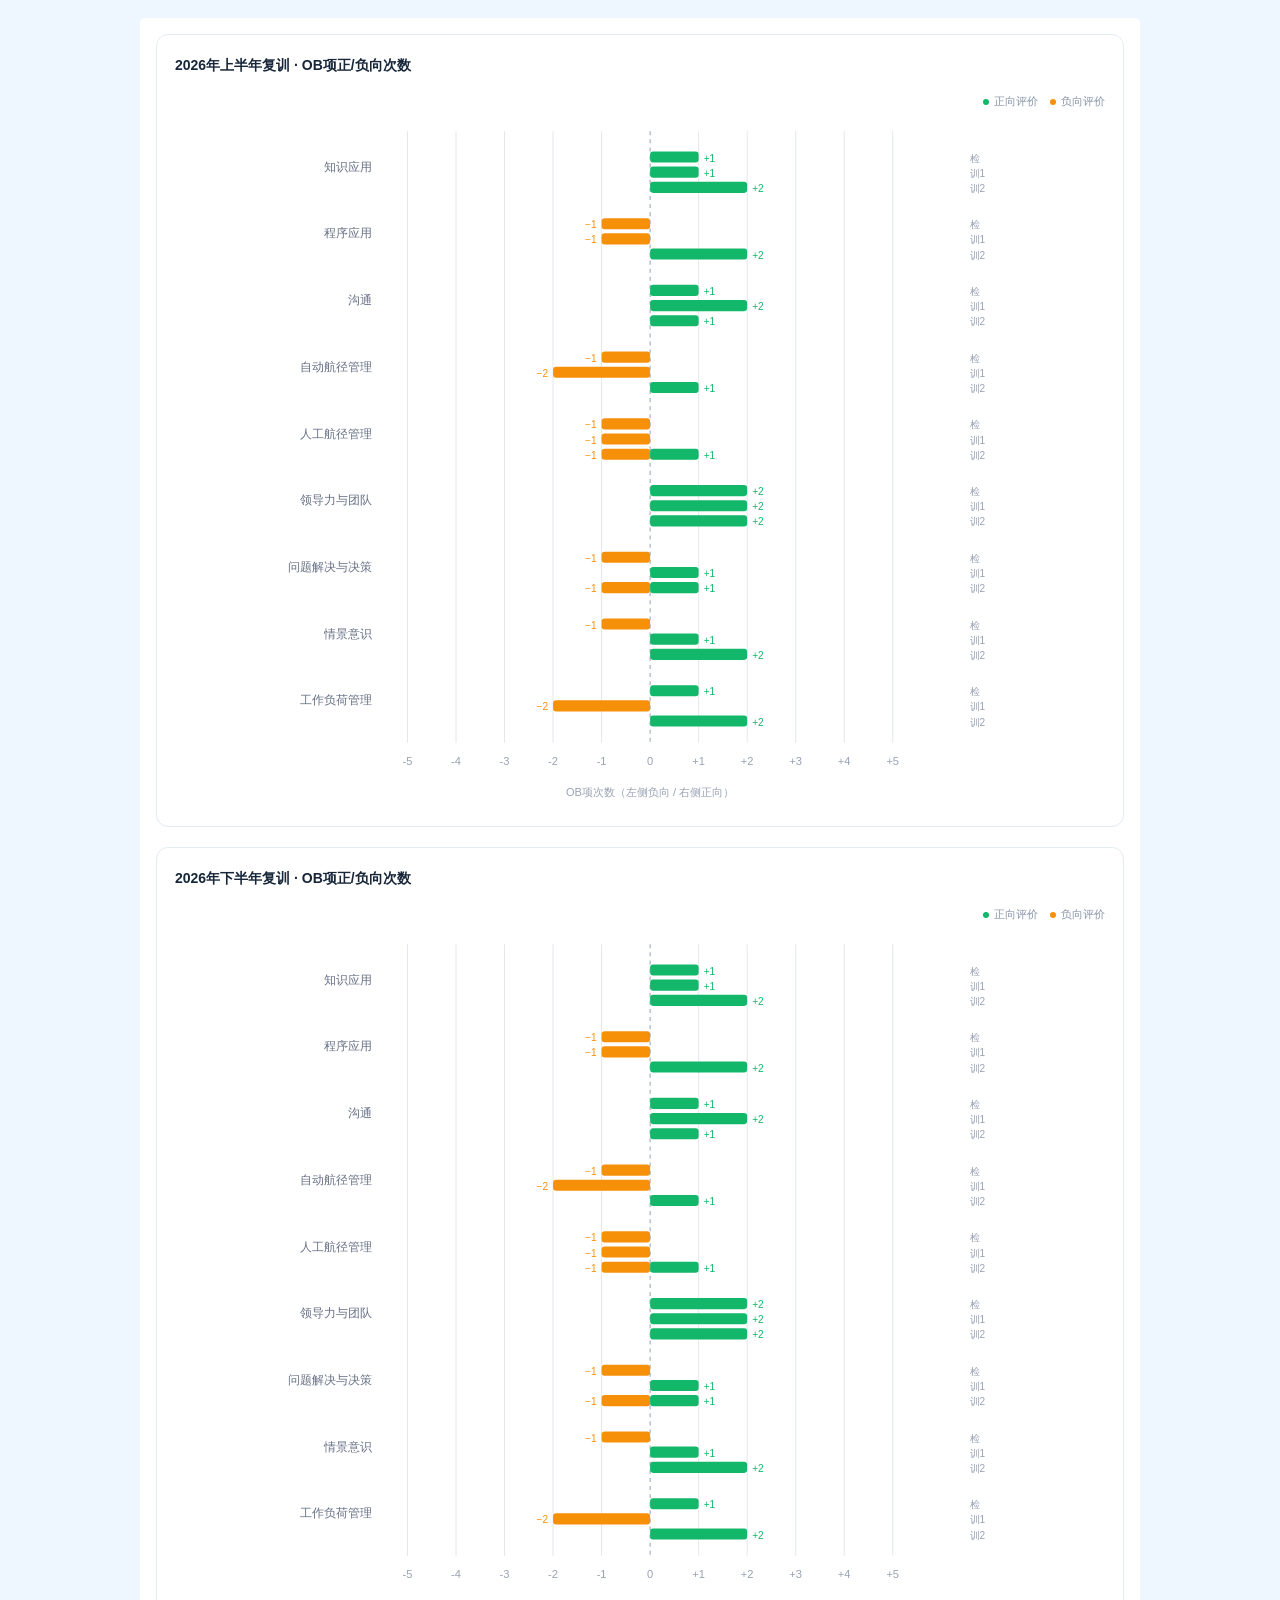
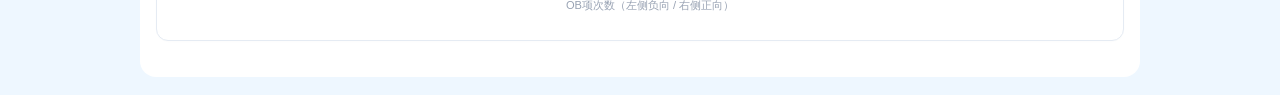
<file: analysis-records.html>
<!doctype html><html lang="zh-CN"><head><meta charset="utf-8"><meta name="viewport" content="width=device-width,initial-scale=1"><title>飞行训练报告</title><style>
*{box-sizing:border-box}body{margin:0;background:#eef7ff;color:#172638;font:14px/1.75 -apple-system,BlinkMacSystemFont,"PingFang SC","Microsoft YaHei",sans-serif}button{font:inherit;cursor:pointer;color:inherit}button:focus-visible,[tabindex]:focus-visible{outline:2px solid #4d80ee;outline-offset:4px}button{border:1px solid #e4e9f1;background:#fff;border-radius:6px;padding:5px 13px}.report{max-width:1040px;margin:auto;padding-bottom:38px}.hero{height:195px;display:flex;align-items:center;padding:25px 12px;position:relative;overflow:hidden}.hero h1{font-size:28px;line-height:1.3;margin:0 0 8px}.hero p{font-size:14px;font-weight:600;margin:0}.hero img{position:absolute;width:420px;right:0;bottom:0;mix-blend-mode:multiply}.hero>div{position:relative;z-index:1}.sheet{background:#fff;padding:28px;border-radius:5px 5px 16px 16px}.identity{display:grid;grid-template-columns:repeat(4,1fr);row-gap:23px;padding:0 12px 24px;border-bottom:1px solid #edf0f5}.identity small{display:block;color:#98a2b3;font-size:12px;margin-bottom:7px}.identity strong{font-size:14px;font-weight:500}.periods{display:flex;gap:9px;align-items:center;padding:20px 12px 4px;font-size:13px;color:#667085}.periods button.active{border-color:#859ff0;color:#557bd9;background:#eef4ff;box-shadow:0 0 0 3px #f5f8ff}.snapshot-note{color:#98a2b3;font-size:11px;padding:0 12px;margin:6px 0 12px;min-height:15px}.section-title{display:flex;align-items:center;gap:12px;border-bottom:1px solid #e9edf3;font-size:17px;margin:24px 0;padding:0 0 12px}.section-title:before{content:'';width:18px;height:16px;background:linear-gradient(90deg,#5279eb,#8dbaff);clip-path:polygon(0 0,65% 0,100% 50%,65% 100%,0 100%)}.evaluation{padding:21px 22px;background:#f8faff;border-left:3px solid #537fed;border-radius:5px;font-size:13px;line-height:1.9}.evaluation p{margin:4px 0}.evaluation b{font-weight:600}.overall{border:1px solid #e4e9f1;border-top:3px solid #6e9dec;border-radius:13px}.badge{display:inline-block;color:#567fe1;background:#eff5ff;padding:4px 10px;border-radius:4px;margin-bottom:12px;font-size:12px}.box{border:1px solid #e4e7ec;border-radius:13px;padding:18px;margin:24px 0;box-shadow:0 1px 2px #18223004}.box h3{font-size:17px;margin:0 0 10px}.muted{color:#98a2b3;font-size:12px}.kpis{display:grid;grid-template-columns:repeat(6,1fr);background:#fbfcfe;border:1px solid #dfe5ef;border-radius:10px;margin:18px 0}.kpis>div{padding:14px 15px;border-right:1px solid #e4e9f1}.kpis>div:last-child{border:0}.kpis small{display:block;color:#667085;font-size:12px}.kpis strong{display:inline-block;font-size:25px;color:var(--color,#315b97);margin-top:5px}.kpis em{font-style:normal;color:#98a2b3;font-size:11px;margin-left:3px}details summary{cursor:pointer;list-style:none;font-weight:600;font-size:14px}details summary:before{content:'▸';margin-right:8px;color:#587cd3}details[open] summary:before{content:'▾'}details summary span{color:#8a94a6;background:#f4f6f9;border-radius:10px;padding:2px 8px;font-size:11px;margin-left:8px}.subjects{display:flex;gap:9px;flex-wrap:wrap;margin:14px 0}.subjects button{font-size:12px;color:#5478b7;background:#f9fbff}.panel-head{display:flex;align-items:center;justify-content:space-between;margin-bottom:16px}.panel-head h3{margin:0}.segmented{display:flex;background:#f4f7fb;border:1px solid #e3eaf5;border-radius:22px;padding:3px}.segmented button{border:0;border-radius:18px;color:#79869a;background:transparent;font-size:12px;padding:4px 14px}.segmented button.active{background:white;box-shadow:0 1px 6px #2d496d16;color:#527fe2}.score-card{border:1px solid #e5ebf3;background:#fbfdff;border-radius:13px;padding:14px 16px;margin:11px 0;transition:border-color .15s,box-shadow .15s}.score-card:hover{border-color:#aec1f0;box-shadow:0 3px 16px #527ce812}.chart-heading{display:flex;justify-content:space-between;align-items:center;font-size:14px}.legend{display:flex;gap:12px;font-size:11px;color:#8794a8;align-items:center}.legend span:before{content:'';width:6px;height:6px;display:inline-block;border-radius:50%;background:var(--color);margin-right:5px}.legend .line-key:before{width:15px;height:0;border-top:1px dashed var(--color);border-radius:0;background:none;vertical-align:middle}.score-card svg{width:100%;display:block;height:auto}.point{cursor:pointer}.point:hover circle,.point:focus circle{stroke:#b6ccff;stroke-width:5px}.point:focus{outline:none}.tip{position:fixed;z-index:10;padding:10px 13px;max-width:260px;background:white;border:1px solid #dce4f0;border-radius:9px;box-shadow:0 6px 20px #263d6220;font-size:12px;line-height:1.6;pointer-events:none}.tip[hidden],[hidden]{display:none!important}.comparison-card{border:1px solid #e5ebf3;border-radius:12px;padding:18px;margin:14px 0}.comparison-card h4{margin:0 0 14px}.comparison-card svg{width:100%;display:block}.qar-table{border-collapse:collapse;width:100%;font-size:13px}.qar-table thead{background:#f1f9ff;color:#8491a5;font-size:12px;font-weight:400}.qar-table th{text-align:left;font-weight:400;padding:8px 10px}.qar-table td{padding:11px 10px;border-bottom:1px solid #eef1f6}.qar-table tr:last-child td{border:0}.qar-table td:first-child{width:33%}.qar-table button{border:0;border-radius:3px;background:#f2f6ff;color:#557bce;font-size:12px;padding:3px 10px}.deviation{color:#2a9f70;font-weight:600}.modal{border:0;border-radius:14px;width:920px;max-width:calc(100vw - 48px);max-height:88vh;padding:0;box-shadow:0 14px 60px #15263e35;overflow:hidden;color:#25364c}.modal::backdrop{background:#27344980}.modal-head{display:flex;align-items:center;justify-content:space-between;padding:17px 20px;border-bottom:1px solid #edf0f5;background:white;gap:20px}.modal-head h3{font-size:16px;margin:0}.modal-close{display:grid;place-items:center;border-radius:50%;width:29px;height:29px;border:1px solid #e5ebf2;background:#fbfcfe;color:#8d98a8;padding:0;font-size:18px}.modal-body{padding:18px 20px;max-height:calc(88vh - 66px);overflow:auto;overscroll-behavior:contain}.fact-grid{display:grid;grid-template-columns:repeat(4,1fr);gap:9px;margin:0 0 14px}.fact{background:#fbfdff;border:1px solid #e9eef4;border-radius:8px;padding:12px}.fact small{display:block;font-size:11px;color:#8b97a7}.fact strong{display:block;font-size:16px;font-weight:600;color:#426ba8;margin-top:3px}.fact-grid.qar{grid-template-columns:repeat(3,1fr)}.fact-grid.qar .fact{border-left:3px solid #557be7}.fact-grid.qar .fact:last-child{border-left-color:#21bb75}.fact-grid.qar .fact:last-child strong{color:#29a06f}.modal-note{background:#f7faff;border-left:3px solid #5e7ee8;border-radius:7px;padding:12px 14px;font-size:12px;line-height:1.85;margin:12px 0 16px}.ob-graph{border:1px solid #e4eaf1;border-radius:10px;background:#fcfdff;padding:12px;margin:14px 0}.ob-graph svg{width:100%;display:block}.ob-columns{display:grid;grid-template-columns:1fr 1fr;gap:18px}.ob-column{border:1px solid #e4f1eb;border-radius:10px;padding:15px;background:#f6fefa}.ob-column.negative{border-color:#f3e3e7;background:#fff7f8}.ob-column h4{font-size:13px;margin:0 0 10px}.ob-row{display:grid;grid-template-columns:62px 1fr 16px;gap:12px;padding:10px 0;border-top:1px solid #eaf0ed;font-size:11px;line-height:1.7}.ob-row b{color:#537ab0;font-weight:500}.ob-row span:last-child{color:#2ca77c}.negative .ob-row span:last-child{color:#ed6380}.qar-plot{border:1px solid #e3ebf3;border-radius:11px;background:#fcfeff;padding:18px;margin:16px 0}.qar-plot h4{font-size:15px;margin:0 0 3px}.qar-plot svg{width:100%;display:block;margin-top:12px}.qar-plot .chart-heading{align-items:flex-start;gap:15px}.plot-note{font-size:11px;color:#97a3b4;margin:8px 0 0}.empty-plot{display:grid;place-items:center;height:230px;color:#98a2b3;text-align:center;font-size:13px}.footnote{text-align:center;color:#a4afbd;font-size:11px;padding:14px}body.modal-open{overflow:hidden}@media(max-width:760px){.report{width:100%}.hero{height:165px;padding:20px}.hero img{width:270px;opacity:.6}.hero h1{font-size:24px}.sheet{padding:17px}.identity{grid-template-columns:repeat(2,1fr)}.kpis{grid-template-columns:repeat(3,1fr)}.periods{flex-wrap:wrap}.panel-head{gap:12px}.legend{gap:7px;font-size:10px}.fact-grid{grid-template-columns:repeat(2,1fr)}.ob-columns{grid-template-columns:1fr}.modal{max-width:calc(100vw - 24px)}.qar-table{font-size:11px}.qar-table td,.qar-table th{padding:10px 5px}.fact-grid.qar .fact{padding:8px}.fact strong{font-size:14px}.qar-plot .chart-heading{flex-direction:column}}
</style><style>body{background:#eef7ff}.report{max-width:1000px;padding:18px 0}.hero,.identity,.periods,.snapshot-note,.section-title,.overall,#course-overview,#qar,.footnote,#competency>.evaluation,.kpis,.panel-head{display:none!important}.sheet{padding:16px}.sheet>section:not(#competency){display:none!important}#recurrent{margin:0;padding:0;border:0}.comparison-card{margin:0 0 20px}.modal{width:1000px}</style></head><body>
<main class="report"><header class="hero"><div><h1>飞行训练报告</h1><p>胜任力分析与综合评估 · EBT &amp; QAR</p></div><img src="training-report/Frame%2013791.png" alt="飞机与城市"></header><article class="sheet">
<div class="identity"><div><small>姓名</small><strong>姜云</strong></div><div><small>国籍</small><strong>中国</strong></div><div><small>报告周期</small><strong id="report-period">近13个月</strong></div><div><small>报告日期</small><strong>2026/10/27</strong></div><div><small>机型</small><strong>B777</strong></div><div><small>飞行岗位</small><strong>机长</strong></div></div>
<div class="periods" role="group" aria-label="报告周期"><span>报告周期</span><button data-period="1">近1个月</button><button data-period="3">近3个月</button><button data-period="13" class="active" aria-pressed="true">近13个月</button><button data-period="37">近37个月</button></div><p id="period-note" class="snapshot-note"></p>
<section id="overall"><h2 class="section-title">总体评价</h2><div class="evaluation overall" id="overall-copy"></div></section>
<section id="competency"><h2 class="section-title">飞行员核心胜任力分析</h2><div class="evaluation" id="competency-copy"></div>
<div class="box" id="course-overview"><h3>课程数据概览</h3><div class="muted">时间范围：2025/09/01—2026/09/30</div><div class="kpis" id="course-kpis"></div><details><summary>检查科目<span>4门</span></summary><div class="subjects"><button data-subject="B777复训_第1课">B777复训_第1课</button><button data-subject="B777复训_第2课">B777复训_第2课</button><button data-subject="B777复训_第3课">B777复训_第3课</button><button data-subject="航线检查">航线检查</button></div><p class="muted" id="subject-note">选择科目查看评语与OB记录。</p></details></div>
<div class="box" id="recurrent"><div class="panel-head"><h3>复训检查</h3><div class="segmented" role="group" aria-label="胜任力图表视图"><button data-view="trend" class="active" aria-pressed="true">单维趋势</button><button data-view="compare" aria-pressed="false">复训比对</button></div></div><div id="score-charts"></div><div id="comparison-charts" hidden></div></div></section>
<section id="qar"><h2 class="section-title">近期QAR分析</h2><div class="evaluation" id="qar-copy"></div><div class="box"><h3>个体与群体QAR指标对比</h3><table class="qar-table"><thead><tr><th>指标</th><th>个人均值</th><th>群体均值</th><th>个人与群体指标偏离度</th><th>操作</th></tr></thead><tbody id="qar-rows"></tbody></table></div></section>
</article><footer class="footnote">飞行训练报告</footer></main>
<div class="tip" id="chart-tooltip" role="tooltip" hidden></div>
<dialog class="modal" id="course-modal" aria-labelledby="course-modal-title"><header class="modal-head"><h3 id="course-modal-title"></h3><button class="modal-close" data-close="course-modal" aria-label="关闭课程详情">×</button></header><div class="modal-body" id="course-modal-body"></div></dialog>
<dialog class="modal" id="qar-modal" aria-labelledby="qar-modal-title"><header class="modal-head"><h3 id="qar-modal-title"></h3><button class="modal-close" data-close="qar-modal" aria-label="关闭QAR详情">×</button></header><div class="modal-body" id="qar-modal-body"></div></dialog>
<script>(() => {
'use strict';
const $=s=>document.querySelector(s), esc=x=>String(x).replace(/[&<>"']/g,c=>({'&':'&amp;','<':'&lt;','>':'&gt;','"':'&quot;',"'":'&#39;'}[c]));
const summaries={overall:[['综合表现','QAR显示起飞航向与抬轮变化率总体平稳，着陆航向及俯仰变化率存在偏大波动；EBT中领导力与团队（LTW）、知识应用（KNO）和问题解决与决策（PSD）较稳，自动航径管理（FPA）高进近速度调整与模式选择反复；航线检查中电气故障判断与SWAP掌握较好，复飞程序（PRO）顺序偏离标准，侧风修正动作不够柔和。'],['重点关注','需重点管控着陆阶段航向保持与改平能量；侧风进近时着陆航向偏大，接地前下降率偏高，着陆坡度随风跑偏，重接地和平飘不稳定；自动航径管理（FPA）在高进近中速度调整不及时、模式选择偏晚，会放大能量偏差并增加复飞或偏航风险，需作为优先训练项。'],['后续建议','后续应围绕侧风着陆和自动航径管理（FPA）开展针对性训练：进近前明确目标速度、改平时机与方向舵和差动刹车使用时机，平飘阶段保持稳定下降率，接地前确认姿态与能量；设置高进近、TCAS冲突和不稳定进近复飞场景，强化自动航径管理（FPA）模式选择与程序应用（PRO）检查单执行，及时作出复飞决断。'],['总结','综合QAR运行数据、EBT胜任力检查与航线检查，整体基础能力较稳。QAR中起飞航向保持和抬轮变化率总体可控；EBT中领导力与团队（LTW）、知识应用（KNO）、问题解决与决策（PSD）表现较好；航线检查中对电气故障、SWAP及下降能量监控掌握较好。主要短板集中在自动航径管理（FPA）与程序应用（PRO）：高进近速度调整与模式选择不及时，检查单执行、TCAS冲突通报及复飞程序顺序存在偏差；QAR着陆航向与俯仰波动会增加侧风跑偏、重接地和不稳定进近风险。下阶段重点开展侧风稳定进近、改平能量管理和自动航径管理（FPA）高进近模式与速度控制，并结合TCAS及不稳定进近复飞场景强化程序应用（PRO）与沟通（COM）。']],ebt:[['优势','领导力与团队（LTW）表现稳定，能在非正常场景中主动给予指导、鼓励副驾驶参与并听取意见；问题解决与决策（PSD）具备较明确的风险识别与多方信息收集习惯；人工航径管理（FPM）在大侧风、复飞等场景中控制柔和，知识应用（KNO）对系统限制与运行规定查找运用较好。'],['劣势','自动航径管理（FPA）问题反复，高进近阶段速度调整不及时、自动模式选择时机把握不足，易导致能量管理偏差和负荷升高。程序应用（PRO）存在检查单执行及时性不足、TCAS冲突后通报ATC偏晚及未获管制指令预位APP模式等表现，影响SOP执行与运行安全裕度。'],['建议','建议围绕自动航径管理（FPA）设置高进近速度能量管理标准动作；进近前明确目标速度、改平时机和模式选择，训练增加高进近及高负荷场景，及时识别航径偏差并复诵纠正；同步强化程序应用（PRO）的TCAS通报、检查单交叉落实与频繁等紧急事件沟通（COM）标准化口令。'],['总结','各复训轮次均通过，评语覆盖检查与训练内容，整体稳定。优势集中在领导力与团队（LTW）、知识应用（KNO）和问题解决与决策（PSD），风险识别与信息收集较突出；人工航径管理（FPM）侧风及复飞控制稳定。需关注自动航径管理（FPA）高进近速度能量调整和模式选择不足、程序应用（PRO）检查单及时性、TCAS通报偏晚及未获管制指令预位模式，沟通（COM）频繁返场等关键信息传递及时性不足，情景意识（SAW）环境评估与返场预案需加强。']],route:[['优势','知识应用（KNO）与情景意识（SAW）较稳：能判断电气故障影响、熟悉SWAP要点；下降中监控能量与航径，结合TCAS调整下降率。程序应用（PRO）在颠簸避让和复飞时机上合理，沟通（COM）英文报告清晰。'],['劣势','知识应用（KNO）存在APU油耗评估偏差；程序应用（PRO）复飞后先选择高度层改变再调襟翼五度，偏离SOP。自动航径管理（FPA）下降高度偏高发现偏晚；人工航径管理（FPM）减速板动作不够柔和，侧风方向修正易偏右，影响平稳与着陆精度。'],['建议','重点复盘复飞程序（PRO），强化襟翼五度调用顺序；开展下降（FPA）高度偏差监控，明确减速板触发条件；进行侧风着陆（FPM）稳定进近、练习柔和减速板与方向修正；补充APU（KNO）油耗与性能限制训练。'],['总结','本次检查覆盖系统、程序、通信、航径管理等，总体良好，但非正常处置和进近精度需巩固。优势是能判断电气故障后果，掌握SWAP、下降中监控能量，通信清晰。劣势是APU知识（KNO）评估偏差，复飞程序（PRO）顺序偏离SOP；下降高度偏差识别与减速板时机偏晚，侧风修正易偏右且动作不够柔和，增加进近风险。']],qar:[['优势','起飞操纵稳定性较好。起飞航向偏差月度均值约0.76°，低于同机型基准，且多数月份位于常规波动带内，航向保持能力较稳；抬轮变化率多数月份不高于同机型，动作平缓，未形成持续超线，说明俯仰操纵节奏具备一定基础，后续需保持侧向操纵一致性。'],['劣势','着陆与近期起飞波动需关注。着陆航向最高达4.48°（CZ0437，25/10），多次高于平时波动上限；着陆俯仰变化率、接地姿态、下降率分别在25/09、26/06、26/05超线或偏高，26/08起飞航向、坡度与抬轮姿态也波动，易致侧风跑偏、重接地和抬轮不充分，需结合环境复盘。'],['建议','下一周期重点强化侧风着陆航向保持与改平控制。训练中保持基准进近能量，用方向舵和差动刹车控制航向，避免接地前偏航；平飘阶段提前建立稳定下降率，改平时确认能量状态，降低重接地风险。针对26/08起飞航向、坡度与抬轮姿态波动，结合交叉风场景复盘，保持抬轮后航向和坡度稳定。'],['总结','本次基于25/09至26/09数据，覆盖起飞航向、抬轮、坡度、姿态，以及着陆航向、坡度、俯仰变化率、接地姿态与接地前下降率。总体看，起飞操纵稳定性较好，航向与抬轮变化率多数月份低于同机型基准。需关注着陆阶段波动：着陆航向最高4.48°（CZ0437，25/10），26/02与26/09也偏大；着陆俯仰变化率、接地姿态和下降率分别在25/09、26/06、26/05出现超线或偏高，易造成侧风跑偏、重接地、平飘不稳定，并可能影响跑道安全。下一阶段重点训练侧风着陆航向保持、稳定平飘与改平能量管理，同时检查抬轮时机与俯仰基准，防止抬轮不充分。']]};
const paragraphs=data=>data.map(([label,text])=>'<p><b>'+label+'：</b>'+esc(text)+'</p>').join('');$('#overall-copy').innerHTML=paragraphs(summaries.overall);$('#competency-copy').innerHTML='<span class="badge">总体评价</span><p><b>EBT训练分析：</b></p>'+paragraphs(summaries.ebt)+'<p><b>航线检查：</b></p>'+paragraphs(summaries.route);$('#qar-copy').innerHTML='<span class="badge">总结分析</span>'+paragraphs(summaries.qar);
$('#course-kpis').innerHTML=[['检查评语数','24','#315b97','条'],['通过','3','#29a565','条'],['不通过','0','#e95070','条'],['检查通过率','100%','#8f36cb',''],['训练评语数','76','#3295a1','条'],['评语总数','100','#5e5bc7','条']].map(([name,value,color,unit])=>'<div style="--color:'+color+'"><small>'+name+'</small><strong>'+value+'</strong><em>'+unit+'</em></div>').join('');
const names=['知识应用','程序应用','沟通','自动航径管理','人工航径管理','领导力与团队','问题解决与决策','情景意识','工作负荷管理'];
const scores=[[3,4,3,3,3,3],[3,4,3,3,3,3],[3,4,3,3,3,3],[3,3,3,3,3,3],[4,3,4,3,3,3],[4,4,3,3,3,3],[3,4,3,3,3,3],[3,3,3,3,3,3],[4,3,4,3,3,3]];
const courseData={
 PRO:{name:'程序应用',course:'B777复训_第2课',type:'训练课',score:3,note:'本次训练在程序应用维度分数3，较前序节点呈现改善，说明课程内容已开始转化为实际处置能力；后续继续关注 PRO.5、PRO.2、PRO.7 相关行为在复杂场景中的稳定迁移。',positive:[['PRO.5','滑行时能对每个转弯口、停止排灯和跑道标识持续监控，保持对飞机状态和周围环境的有效监控。',1]],negative:[['PRO.2','TCAS冲突后，与ATC的通报稍晚，程序应用的及时性有待提高。',1],['PRO.7','高进近期间程序熟练度不高，在PM的提醒和帮助下完成，程序知识的应用需加强。',1]]},
 COM:{name:'沟通',course:'B777复训_第3课',type:'训练课',score:3,note:'本次训练在沟通维度分数3，较前序节点呈现改善，说明课程内容已开始转化为实际处置能力；后续继续关注 COM.2、COM.3 相关行为在复杂场景中的稳定迁移。',positive:[['COM.2','发生故障后能适时地与AOC、客舱机组和ATC进行沟通。',1],['COM.3','信息传递准确简明了。',1]],negative:[['COM.3','信息传递准确简明了。',1]]},
 FPM:{name:'人工航径管理',course:'B777复训_第1课',type:'检查课',score:3,note:'本次检查在人工航径管理维度分数3，基础能力已显现，优势主要体现在 FPM.1 相关行为；后续需结合训练复盘继续巩固薄弱项。',positive:[['FPM.1','能够亲和操纵飞机，预判飞机运动状态，及时干预修正。',1]],negative:[]},
 WLM:{name:'工作负荷管理',course:'B777复训_第2课',type:'训练课',score:3,note:'本次训练在工作负荷管理维度分数3，较前序节点呈现改善，说明课程内容已开始转化为实际处置能力；后续继续关注 WLM.1、WLM.4、WLM.5、WLM.9 相关行为在复杂场景中的稳定迁移。',positive:[['WLM.1','对自己的情绪总能良好地管理，保持稳定的工作状态。',1],['WLM.4','能主动给予帮助和提醒，有效支持团队运行。',1]],negative:[['WLM.5','非正常情况下，作为PF一直操作和通讯，在PM完成检查单负荷低时，未考虑分工由PM通讯，任务资源需优化。',1],['WLM.9','工作负荷大时或发生故障时，对飞行方式的监控或执行任务的流畅度下降，任务管理能力需加强。',1]]}}
const codes=['KNO','PRO','COM','FPA','FPM','LTW','PSD','SAW','WLM'];
const courseModal=$('#course-modal'),qarModal=$('#qar-modal'),tip=$('#chart-tooltip');let opener=null;
function closeModals(){[courseModal,qarModal].forEach(d=>{if(d.open)d.close();});document.body.classList.remove('modal-open');tip.hidden=true;}
function present(modal){closeModals();opener=document.activeElement;modal.showModal();document.body.classList.add('modal-open');modal.querySelector('.modal-body').scrollTop=0;}
function obChart(record){const keys=[...new Set([...record.positive,...record.negative].map(r=>r[0]))];const width=820,zero=126,max=2,bottom=258,step=660/Math.max(1,keys.length);let s='<svg viewBox="0 0 820 285" role="img" aria-label="OB项正负向次数"><g fill="#8f9bac" font-size="11">';for(const n of [-2,0,2]){const y=zero-n*50;s+='<line x1="45" y1="'+y+'" x2="790" y2="'+y+'" stroke="#e8edf3"/><text x="32" y="'+(y+4)+'" text-anchor="end">'+Math.abs(n)+'</text>';}s+='</g><text x="631" y="21" fill="#2ebb7e" font-size="11">— 正向次数</text><text x="719" y="21" fill="#ed5d7b" font-size="11">— 负向次数</text>';keys.forEach((key,i)=>{const x=110+i*step,p=record.positive.filter(r=>r[0]===key).reduce((n,r)=>n+r[2],0),n=record.negative.filter(r=>r[0]===key).reduce((n,r)=>n+r[2],0);if(p)s+='<rect x="'+x+'" y="'+(zero-p*50)+'" width="19" height="'+(p*50)+'" rx="3" fill="#2fc47f"/>';if(n)s+='<rect x="'+(x+26)+'" y="'+zero+'" width="19" height="'+(n*50)+'" rx="3" fill="#ef5474"/>';s+='<text x="'+(x+9)+'" y="'+(zero-p*50-9)+'" text-anchor="middle" fill="#2fba7d" font-size="11">'+p+'</text><text x="'+(x+35)+'" y="'+(zero+n*50+15)+'" text-anchor="middle" fill="#e95173" font-size="11">'+n+'</text><text x="'+(x+22)+'" y="'+bottom+'" text-anchor="middle" fill="#8491a3" font-size="11">'+key+'</text>';});return s+'</svg>';}
function openCourse(dimension=1,index=4){const code=codes[dimension];let r=courseData[code];const knownIndex={PRO:4,COM:5,FPM:1,WLM:4};const recorded=!!r&&index===knownIndex[code];if(!recorded)r=null;if(!r)r={name:names[dimension],course:['B777复训_第1课','B777复训_第2课','B787复训_第3课','B777复训_第1课','B777复训_第2课','B777复训_第3课'][index],type:[0,3].includes(index)?'检查课':'训练课',score:scores[dimension][index],note:'暂无本课程的OB与原始评语明细。',positive:[],negative:[]};$('#course-modal-title').textContent=r.course+' · '+r.name;const facts=[['胜任力维度',r.name],['课程节点',r.course],['课程类型',r.type],['分数',r.score]];const rows=(data,negative)=>data.length?data.map(([code,text,count])=>'<div class="ob-row"><b>'+code+'</b><span>'+esc(text)+'</span><span>'+count+'</span></div>').join(''):'<p class="muted">'+(recorded?(negative?'暂无明显负向记录':'暂无明显正向记录'):'暂无明细')+'</p>';$('#course-modal-body').innerHTML='<div class="fact-grid">'+facts.map(([k,v])=>'<div class="fact"><small>'+k+'</small><strong>'+esc(v)+'</strong></div>').join('')+'</div><div class="modal-note">'+r.course+'：'+esc(r.note)+'</div>'+(recorded?'<div class="ob-graph">'+obChart(r)+'</div>':'')+'<div class="ob-columns"><section class="ob-column"><h4>正向 OB 排行</h4>'+rows(r.positive,false)+'</section><section class="ob-column negative"><h4>负向 OB 排行</h4>'+rows(r.negative,true)+'</section></div>';present(courseModal);}
function showTip(event,dimension,index){const date=(dimension===3||dimension===4||dimension===5||dimension===7||dimension===8)&&index===0?'2025-10':index===2?'2026-05-29':['2026-04','2026-05','2026-05','2026-08','2026-09','2026-09'][index];const course=index===2?'B787复训_第3课':['B777复训_第1课','B777复训_第2课','B787复训_第3课','B777复训_第1课','B777复训_第2课','B777复训_第3课'][index];tip.innerHTML='<b>'+course+' '+date+'</b><br>日期：'+date+'<br>分数：'+scores[dimension][index];tip.hidden=false;const rect=event.currentTarget.getBoundingClientRect();tip.style.left=Math.max(10,Math.min(innerWidth-280,rect.x+16))+'px';tip.style.top=Math.min(innerHeight-90,rect.y+20)+'px';}
function scoreChart(d){const values=scores[d],check=d===3||d===4||d===7?[1,4]:d===5?[0,2,5]:[0,3],labels=[3,4,5,7,8].includes(d)?['2025-10','2026-04','2026-05','2026-05','2026-08','2026-09']:['2026-04','2026-05','2026-05','2026-08','2026-09','2026-09'];const x=i=>46+i*157,y=v=>172-v*27;let s='<article class="score-card"><div class="chart-heading"><b>'+names[d]+'</b><div class="legend"><span style="--color:#5278e9">检查课</span><span style="--color:#30c27e">训练课</span></div></div><svg viewBox="0 0 900 218" aria-label="'+names[d]+'单维趋势">';for(let n=0;n<=5;n++)s+='<line x1="30" y1="'+y(n)+'" x2="864" y2="'+y(n)+'" stroke="#edf1f6"/><text x="20" y="'+(y(n)+4)+'" text-anchor="end" font-size="10" fill="#99a4b4">'+n+'</text>';s+='<polyline fill="none" stroke="#bbc4d5" stroke-width="1.4" points="'+values.map((v,i)=>x(i)+','+y(v)).join(' ')+'"/>';values.forEach((v,i)=>{const c=check.includes(i)?'#527ce8':'#2fc47f';s+='<g class="point" tabindex="0" role="button" data-dimension="'+d+'" data-index="'+i+'" aria-label="'+names[d]+'，'+(check.includes(i)?'检查课':'训练课')+'，'+v+'分"><circle cx="'+x(i)+'" cy="'+y(v)+'" r="5" fill="'+c+'"/><text x="'+x(i)+'" y="'+(y(v)-18)+'" text-anchor="middle" font-size="11" fill="'+c+'">'+v+'</text></g>';if(i===0||labels[i]!==labels[i-1])s+='<text x="'+x(i)+'" y="199" text-anchor="middle" font-size="10" fill="#8f9aaa">'+labels[i]+'</text>';});return s+'</svg></article>';}
$('#score-charts').innerHTML=names.map((_,i)=>scoreChart(i)).join('');
const compareData=[[[1,0],[1,0],[2,0]],[[0,1],[0,1],[2,0]],[[1,0],[2,0],[1,0]],[[0,1],[0,2],[1,0]],[[0,1],[0,1],[1,1]],[[2,0],[2,0],[2,0]],[[0,1],[1,0],[1,1]],[[0,1],[1,0],[2,0]],[[1,0],[0,2],[2,0]]];
function comparison(){const zero=470,scale=48;let s='<article class="comparison-card"><h4>2026年上半年复训 · OB项正/负向次数</h4><div class="legend" style="justify-content:flex-end"><span style="--color:#12b76a">正向评价</span><span style="--color:#f79009">负向评价</span></div><svg viewBox="0 0 920 690" role="img" aria-label="复训OB双向对比">';for(let v=-5;v<=5;v++){const x=zero+v*scale;s+='<line x1="'+x+'" y1="20" x2="'+x+'" y2="625" stroke="'+(v===0?'#98a2b3':'#e4e7ec')+'" '+(v===0?'stroke-dasharray="4 4"':'')+'/><text x="'+x+'" y="647" text-anchor="middle" fill="#98a2b3" font-size="11">'+(v>0?'+':'')+v+'</text>';}names.forEach((name,d)=>{const y=40+d*66;s+='<text x="195" y="'+(y+19)+'" text-anchor="end" font-size="12" fill="#667085">'+name+'</text>';compareData[d].forEach(([p,n],i)=>{const yy=y+i*15;if(n)s+='<rect x="'+(zero-n*scale)+'" y="'+yy+'" width="'+n*scale+'" height="11" rx="3" fill="#f79009"/><text x="'+(zero-n*scale-5)+'" y="'+(yy+10)+'" text-anchor="end" font-size="10" fill="#f79009">−'+n+'</text>';if(p)s+='<rect x="'+zero+'" y="'+yy+'" width="'+p*scale+'" height="11" rx="3" fill="#12b76a"/><text x="'+(zero+p*scale+5)+'" y="'+(yy+10)+'" fill="#12b76a" font-size="10">+'+p+'</text>';s+='<text x="786" y="'+(yy+10)+'" font-size="10" fill="#98a2b3">'+['检','训1','训2'][i]+'</text>';});s+='<rect class="point" x="210" y="'+(y-7)+'" width="635" height="58" fill="transparent" role="button" tabindex="0" data-dimension="'+d+'" data-index="4" aria-label="查看'+name+'OB详情"/>';});return s+'<text x="470" y="678" text-anchor="middle" font-size="11" fill="#98a2b3">OB项次数（左侧负向 / 右侧正向）</text></svg></article>';}
$('#comparison-charts').innerHTML=comparison();
document.querySelectorAll('[data-dimension]').forEach(point=>{point.addEventListener('click',()=>openCourse(+point.dataset.dimension,+point.dataset.index));point.addEventListener('keydown',e=>{if(e.key==='Enter'||e.key===' '){e.preventDefault();openCourse(+point.dataset.dimension,+point.dataset.index);}});point.addEventListener('mouseenter',e=>showTip(e,+point.dataset.dimension,+point.dataset.index));point.addEventListener('mouseleave',()=>tip.hidden=true);point.addEventListener('focus',e=>showTip(e,+point.dataset.dimension,+point.dataset.index));point.addEventListener('blur',()=>tip.hidden=true);});
let currentView='trend';function setView(view){currentView=view;$('#score-charts').hidden=view!=='trend';$('#comparison-charts').hidden=view!=='compare';document.querySelectorAll('[data-view]').forEach(b=>{b.classList.toggle('active',b.dataset.view===view);b.setAttribute('aria-pressed',String(b.dataset.view===view));});tip.hidden=true;}document.querySelectorAll('[data-view]').forEach(b=>b.onclick=()=>setView(b.dataset.view));
const metrics=[['起飞航向偏差',.7638,.7054,'+8.29%'],['起飞抬轮变化率',2.3177,2.6777,'−13.44%'],['起飞坡度',.9438,1.0923,'−13.59%'],['起飞抬轮姿态',6.8577,7.4638,'−8.12%'],['着陆期间最大俯仰变化率',.6962,.7154,'−2.69%'],['着陆航向偏差',1.7362,1.6738,'+3.72%'],['着陆坡度',1.4638,1.3438,'+8.93%'],['着陆接地姿态',3.8385,3.3869,'+13.33%'],['接地前5英尺下降率',264.3015,260.5377,'+1.44%']];
$('#qar-rows').innerHTML=metrics.map((r,i)=>'<tr><td>'+r[0]+'</td><td>'+r[1].toFixed(4)+'</td><td>'+r[2].toFixed(4)+'</td><td class="deviation">'+r[3]+'</td><td><button data-metric="'+i+'" aria-label="查看'+r[0]+'详情">查看</button></td></tr>').join('');
const months=['25/09','25/10','25/11','25/12','26/01','26/02','26/03','26/04','26/05','26/06','26/07','26/08','26/09'];const personal=[1.1,.52,.31,.02,.35,.41,.27,.43,.83,1.56,1.52,1.68,.67],group=[.72,.72,.65,.66,.65,.64,.66,.95,.79,.65,.72,.67,.67];
const scatter=[[.31,.8,.89,.97,2.12],[.02,.46,.91],[.09,.16,.4,.47],[.01],[.03,.28,.6],[.37],[.25],[.35,.45],[.34,.82,1.22],[.67,1.56],[.81,.99,1.15,1.51,1.79,2.26],[.64,1.56,2.63],[.64]];
function smooth(points){if(!points.length)return '';let out='M'+points[0].join(',');for(let i=0;i<points.length-1;i++){const p0=points[Math.max(0,i-1)],p1=points[i],p2=points[i+1],p3=points[Math.min(points.length-1,i+2)];out+=' C'+[p1[0]+(p2[0]-p0[0])/6,p1[1]+(p2[1]-p0[1])/6,p2[0]-(p3[0]-p1[0])/6,p2[1]-(p3[1]-p1[1])/6,p2[0],p2[1]].join(',');}return out;}
function qarGraph(pointsOnly=false){const min=pointsOnly?-1:-.18,max=pointsOnly?3:2.43,left=52,right=790,top=28,bottom=265,x=i=>left+i*(right-left)/12,y=n=>bottom-(n-min)/(max-min)*(bottom-top);let s='<svg viewBox="0 0 850 310" role="img" aria-label="近13个月起飞航向偏差'+(pointsOnly?'散点图':'趋势')+'">';for(let i=0;i<=5;i++){const n=min+(max-min)*i/5,yy=y(n);s+='<line x1="'+left+'" y1="'+yy+'" x2="'+right+'" y2="'+yy+'" stroke="#e9eef5"/><text x="40" y="'+(yy+4)+'" text-anchor="end" font-size="11" fill="#8e9bac">'+(pointsOnly?Number(n.toFixed(1)):n.toFixed(2))+'</text>';}const thresholds=pointsOnly?[[.7638,'#4bbf84','均值'],[1.539,'#df9a55','+1σ'],[-.0114,'#df9a55','−1σ'],[2.21,'#ea627f','+2σ'],[-.6824,'#ea627f','−2σ']]:[[1.539,'#df9a55','1σ'],[2.21,'#ea627f','2σ']];thresholds.forEach(([v,c,label])=>s+='<line x1="'+left+'" y1="'+y(v)+'" x2="'+right+'" y2="'+y(v)+'" stroke="'+c+'" stroke-width="1.3" stroke-dasharray="5 5"/><text x="800" y="'+(y(v)+4)+'" fill="#91a0b3" font-size="10">'+label+'</text>');months.forEach((m,i)=>s+='<text x="'+x(i)+'" y="290" text-anchor="middle" fill="#8c99aa" font-size="11">'+m+'</text>');if(pointsOnly){scatter.forEach((vals,i)=>vals.forEach(v=>s+='<circle cx="'+x(i)+'" cy="'+y(v)+'" r="3.9" fill="#6088e5"><title>'+months[i]+' · 散点</title></circle>'));}else{for(const [values,color,label] of [[personal,'#517fdf','个人'],[group,'#a342dc','机型']]){s+='<path d="'+smooth(values.map((v,i)=>[x(i),y(v)]))+'" fill="none" stroke="'+color+'" stroke-width="2"/>';values.forEach((v,i)=>s+='<circle cx="'+x(i)+'" cy="'+y(v)+'" r="3.8" fill="'+color+'" stroke="white" stroke-width="1"><title>'+months[i]+' · '+label+' · 趋势</title></circle>');}}return s+'</svg>';}
function openMetric(index=0){const m=metrics[index];$('#qar-modal-title').textContent=m[0];const legend='<div class="legend"><span style="--color:#527fe5">个人</span><span style="--color:#a342dc">机型</span><span class="line-key" style="--color:#df9a55">1σ:1.539°</span><span class="line-key" style="--color:#ea627f">2σ:2.21°</span></div>';const scatterLegend='<div class="legend"><span style="--color:#6088e5">样本</span><span class="line-key" style="--color:#4bbf84">均值</span><span class="line-key" style="--color:#df9a55">±1σ:1.539°</span><span class="line-key" style="--color:#ea627f">±2σ:2.21°</span></div>';$('#qar-modal-body').innerHTML='<div class="fact-grid qar">'+[['个人均值',m[1].toFixed(4)],['群体均值',m[2].toFixed(4)],['个人与群体指标偏离度',m[3]]].map(([k,v])=>'<div class="fact"><small>'+k+'</small><strong>'+v+'</strong></div>').join('')+'</div>'+[false,true].map(isScatter=>'<section class="qar-plot"><div class="chart-heading"><div><h4>近13个月'+(isScatter?'指标散点图':m[0]+'趋势')+'</h4><small class="muted">统计月份：2025/09—2026/09'+(isScatter?'　机型：B777':'')+'</small></div>'+(index===0?(isScatter?scatterLegend:legend):'')+'</div>'+(index===0?qarGraph(isScatter):'<div class="empty-plot">暂无该指标近13个月的明细</div>')+'</section>').join('')+(index===0?'<p class="plot-note"></p>':'');present(qarModal);}
document.querySelectorAll('[data-metric]').forEach(b=>b.onclick=()=>openMetric(+b.dataset.metric));document.querySelectorAll('[data-close]').forEach(b=>b.onclick=()=>document.getElementById(b.dataset.close).close());[courseModal,qarModal].forEach(modal=>{modal.addEventListener('close',()=>{if(!courseModal.open&&!qarModal.open)document.body.classList.remove('modal-open');opener?.focus?.();});modal.addEventListener('click',e=>{if(e.target===modal){const r=modal.getBoundingClientRect();if(e.clientX<r.left||e.clientX>r.right||e.clientY<r.top||e.clientY>r.bottom)modal.close();}});});
document.querySelectorAll('[data-period]').forEach(b=>b.onclick=()=>{const period=b.dataset.period;document.querySelectorAll('[data-period]').forEach(x=>{const chosen=x===b;x.classList.toggle('active',chosen);x.setAttribute('aria-pressed',String(chosen));});$('#report-period').textContent='近'+period+'个月';$('#period-note').textContent=period==='13'?'':'已选择近'+period+'个月，请查询相应周期数据。';});
document.querySelectorAll('[data-subject]').forEach(b=>b.onclick=()=>{$('#subject-note').textContent='当前科目：'+b.dataset.subject+'。点击下方评分节点查看对应课程详情。';document.querySelectorAll('[data-subject]').forEach(x=>x.classList.toggle('active',x===b));});
let animation=0;function moveTo(selector,smoothly=true){cancelAnimationFrame(animation);const target=$(selector),root=document.scrollingElement||document.documentElement;if(!target)return;const from=root.scrollTop,to=target.getBoundingClientRect().top+from-20;if(!smoothly){root.scrollTop=Math.max(0,to);return;}const start=performance.now();function step(now){const t=Math.min(1,(now-start)/800);root.scrollTop=Math.max(0,from+(to-from)*t*t*(3-2*t));if(t<1)animation=requestAnimationFrame(step);}animation=requestAnimationFrame(step);}
let demoStage=-1;function reset(){closeModals();cancelAnimationFrame(animation);demoStage=-1;setView('trend');(document.scrollingElement||document.documentElement).scrollTop=0;}
function demoAt(t){const stage=t<5?0:t<10?1:t<15?2:t<20?3:t<25?4:t<31?5:t<41?6:7;if(stage===demoStage)return;demoStage=stage;if(stage===0)reset();demoStage=stage;if(stage===1)moveTo('#course-overview');if(stage===2)moveTo('#recurrent');if(stage===3)openCourse(1,4);if(stage===4){closeModals();setView('compare');moveTo('#recurrent');}if(stage===5){closeModals();moveTo('#qar-rows');}if(stage===6)openMetric(0);if(stage===7){closeModals();moveTo('#qar-rows');}}
window.reportReference={openMetric,openCourse,openDimension:name=>openCourse(names.indexOf(name)>=0?names.indexOf(name):1,4),setView,reset,close:closeModals,demoAt};
})();
</script><script>
(()=>{const root=document.getElementById('comparison-charts');const first=root.querySelector('.comparison-card');const second=first.cloneNode(true);second.querySelector('h4').textContent='2026年下半年复训 · OB项正/负向次数';root.append(second);for(const p of root.querySelectorAll('[data-dimension]')){const d=+p.dataset.dimension;p.dataset.index=d===2?'5':'4';p.onclick=()=>window.reportReference.openCourse(d,d===2?5:4);p.onkeydown=e=>{if(e.key==='Enter'||e.key===' '){e.preventDefault();window.reportReference.openCourse(d,d===2?5:4);}};}window.reportReference.setView('compare');window.analysisRecordsReference={reset(){window.reportReference.close();window.reportReference.setView('compare');window.scrollTo(0,0)},openCommunication(){window.reportReference.close();window.reportReference.openCourse(2,5)},openWorkload(){window.reportReference.close();window.reportReference.openCourse(8,4)},close(){window.reportReference.close()}};})();
</script></body></html>
</file>
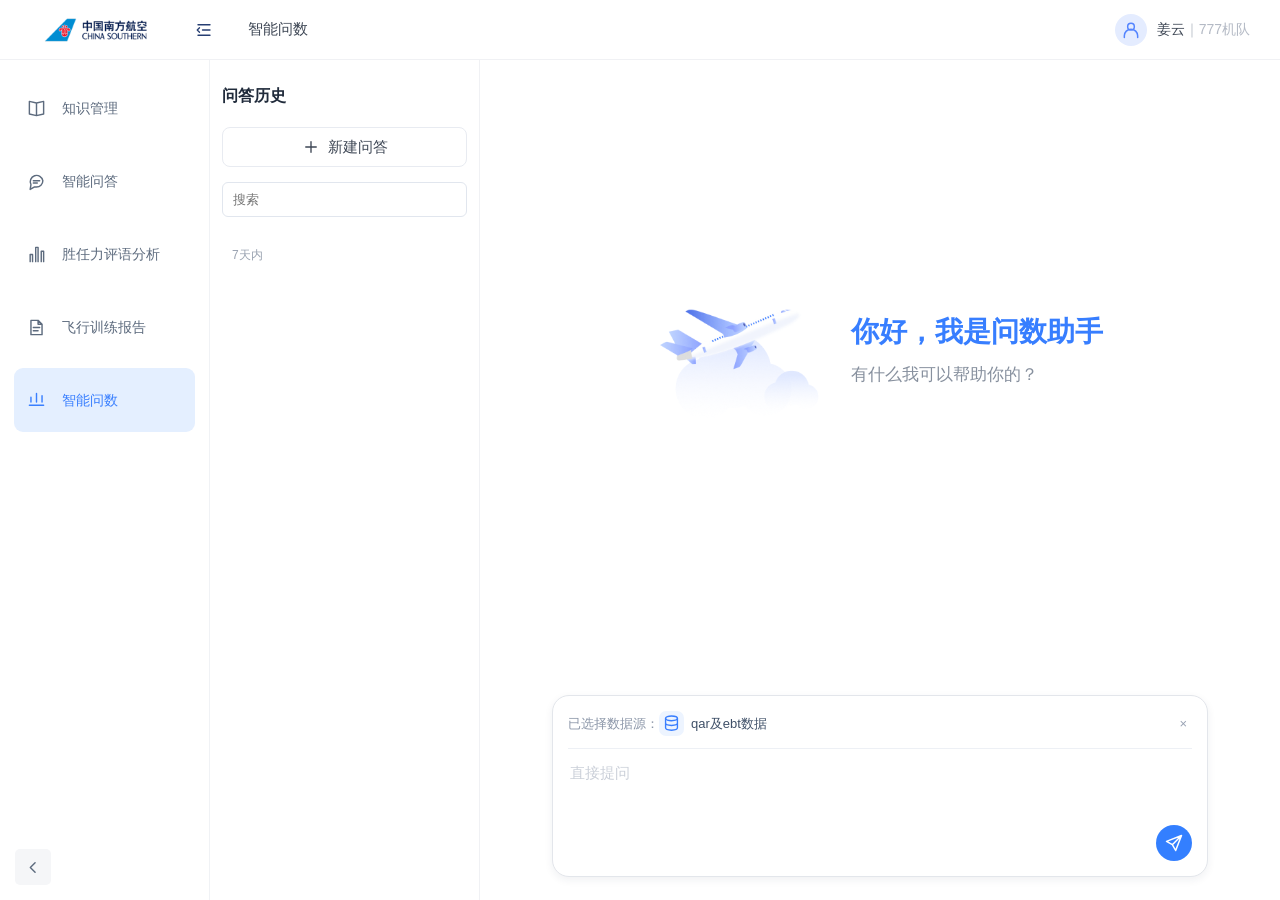
<file: data-prototype.html>
<!doctype html><html lang="zh-CN"><head><meta charset="utf-8"><meta name="viewport" content="width=device-width,initial-scale=1"><title>智能问数</title><style>
*{box-sizing:border-box}body{margin:0;color:#3d4654;font:15px "PingFang SC","Microsoft YaHei",sans-serif;background:white}button,textarea{font:inherit}button{cursor:pointer;background:white;border:1px solid #e8ebf1;border-radius:8px;color:inherit}button:hover{background:#f2f6ff}button:focus-visible,textarea:focus-visible{outline:2px solid #397eff;outline-offset:2px}header{height:60px;border-bottom:1px solid #f0f1f4;display:flex;align-items:center;padding:0 30px;gap:28px}header img{width:130px;height:40px;object-fit:contain}header .menu{color:#263e72;font-size:22px}header .account{margin-left:auto;font-size:14px}.avatar{background:#e4ecff;border-radius:50%;color:#5485ff;padding:8px;margin-right:10px}.layout{display:flex;height:calc(100vh - 60px)}nav{width:210px;flex-shrink:0;border-right:1px solid #f2f3f6;padding:6px 12px;position:relative}nav button{display:flex;align-items:center;gap:16px;width:100%;height:48px;margin-bottom:4px;border:0;text-align:left;padding:0 20px;font-size:14px}nav button.active{background:#e4efff;color:#3880ff}nav svg{width:18px;height:18px;fill:none;stroke:currentColor;stroke-width:1.8}.collapse{position:absolute;bottom:15px;left:15px;width:36px;height:36px;background:#f5f6f8;border:0}.history{width:270px;flex-shrink:0;border-right:1px solid #f0f1f4;padding:26px 12px}.tools{display:flex;gap:6px;border-bottom:1px solid #f0f1f4;padding-bottom:12px}.tools button{height:31px}.new{flex:1}.blue{color:#3d82ff}.history-item{display:block;border:0;text-align:left;width:100%;padding:12px 10px;margin:7px 0;border-left:3px solid transparent;border-radius:8px;white-space:nowrap;overflow:hidden;text-overflow:ellipsis;font-size:14px}.history-item.selected{background:#f0f5ff;border-left-color:#397eff}.history-item small{display:block;color:#bbc2cd;padding-left:22px;margin-top:3px}.history-item span{color:#568cff;margin-right:9px}main{flex:1;min-width:0;position:relative;display:flex;flex-direction:column}.welcome{flex:1;display:flex;align-items:center;justify-content:center;padding-bottom:45px;gap:28px}.welcome h1{font-size:28px;color:#377eff;margin:0 0 12px}.welcome p{font-size:17px;color:#87909e;margin:0}.plane{width:165px;height:165px;object-fit:contain}.composer{margin:12px 10% 23px;border:2px solid #5e88ff;border-radius:18px;padding:12px;flex-shrink:0;background:white}.composer textarea{width:100%;height:42px;border:0;resize:none;outline:0;color:#344054;background:transparent;font-size:15px}.composer textarea::placeholder{color:#cbd0d9}.composer-bottom{display:flex;align-items:center;gap:10px}.upload{border:0;color:#4385ff;padding:5px}.retrieval{padding:5px 10px;font-size:14px}.retrieval.on{color:#397eff;background:#edf3ff;border-color:#bfd2ff}.send{margin-left:auto;width:36px;height:36px;border-radius:50%;background:#eef0f8;color:#3982ff;border:0;font-size:22px}.messages{display:none;flex:1;overflow:auto;padding:16px 10% 0 6%;scroll-behavior:smooth}.user-message{display:flex;flex-direction:column;align-items:flex-end;margin-bottom:28px}.bubble{background:#e4efff;border-radius:20px 5px 20px 20px;padding:16px}.time{color:#c1c6ce;font-size:12px;margin-top:5px}.assistant{display:flex;gap:12px}.bot{color:#3881ff;font-size:25px;padding-top:9px}.answer{border:1px solid #e7e9ee;border-radius:5px 20px 0 0;padding:14px 16px;flex:1;font-size:15px;line-height:1.9}.thinking{width:100%;text-align:left;border:0;background:#e5efff;color:#3d83ff;padding:9px 12px;margin-bottom:8px}.thought{display:none;color:#7d8a9f;font-size:13px;background:#f7faff;padding:10px}.answer p{margin:7px 0}.answer h3{font-size:16px;margin:12px 0 0}.answer ol{padding-left:22px;margin:7px 0}.answer ul{padding-left:24px}.cite{display:inline-block;border:1px solid #e0e9ff;border-radius:14px;color:#8194c7;padding:0 10px;font-size:12px;line-height:1.7}.notice{color:#8c97a7;font-size:11px;margin-top:15px}.dialog{border:1px solid #dce5f5;border-radius:12px;max-width:600px;color:#465167;line-height:1.9;padding:25px}dialog::backdrop{background:#172a4244}.dialog button{float:right;padding:4px 12px}.has-answer .welcome{display:none}.has-answer .messages{display:block}.has-answer .composer{margin-top:10px}.nav-small nav{width:70px}.nav-small nav .label{display:none}.history-hidden .history{display:none}@media(max-width:1000px){nav{width:180px}.history{width:220px}.welcome{gap:8px}.welcome h1{font-size:23px}.plane{width:120px}.composer{margin-left:6%;margin-right:6%}.answer{font-size:14px}}@media(max-width:760px){nav{width:62px;padding:6px}nav .label{display:none}nav button{padding:0 15px}.history{width:180px}.welcome{flex-direction:column}.welcome h1{font-size:20px}header{padding:0 15px;gap:15px}}

/* Shared icon geometry; navigation icons retain their original styling. */
.ui-icon{width:18px;height:18px;display:inline-block;vertical-align:middle;flex-shrink:0}
header .menu{display:flex;align-items:center;justify-content:center;border:0;width:32px;height:32px;padding:5px;background:transparent;color:#263e72}
.account{display:flex;align-items:center}.avatar{display:inline-flex;align-items:center;justify-content:center;width:32px;height:32px;padding:6px}.avatar .ui-icon{width:20px;height:20px}
.tools button{display:inline-flex;align-items:center;justify-content:center;gap:6px;padding:5px 8px}.tools .manage,.tools .hide{width:30px;color:#4b88ff}.new .blue{display:inline-flex}
.history-item>span{display:inline-flex;vertical-align:middle;margin-right:8px}.history-item .ui-icon{width:16px;height:16px}.history-item small{padding-left:24px}
.bot{display:flex;align-items:center;justify-content:center;flex:0 0 36px;height:36px;padding:8px;margin-top:3px;border:1px solid #edf2ff;border-radius:50%;box-shadow:0 2px 8px #357bff14;background:white}.bot .ui-icon{width:22px;height:22px}
.thinking{display:flex;align-items:center;gap:7px}.thinking-chevron{margin-left:auto;color:#9ba6b7;display:flex}.thinking[aria-expanded=true] .thinking-chevron{transform:rotate(180deg)}
.upload,.send{display:inline-flex;align-items:center;justify-content:center;flex-shrink:0}.upload{width:30px;height:30px}.send .ui-icon{width:20px;height:20px}.retrieval{display:inline-flex;align-items:center;gap:6px;height:31px}.retrieval>.ui-icon:last-child:not(:first-child){width:14px;height:14px}.cite .ui-icon{width:14px;height:14px;margin-right:3px;vertical-align:-2px}.attachment-name{display:block;font-size:12px;color:#667085;overflow:hidden;white-space:nowrap;text-overflow:ellipsis}.attachment-name:empty{display:none}

.search-status{display:flex;align-items:center;gap:10px;padding:20px 4px;color:#7a8ba7;font-size:14px;min-height:90px}.spinner{width:17px;height:17px;border:2px solid #dce8ff;border-top-color:#4385ff;border-radius:50%;animation:spin .85s linear infinite}.loading-dots{display:inline-flex;gap:4px}.loading-dots i{width:4px;height:4px;border-radius:50%;background:#6194f6;animation:pulse 1.2s infinite}.loading-dots i:nth-child(2){animation-delay:.2s}.loading-dots i:nth-child(3){animation-delay:.4s}.search-step{padding:3px 0}.search-step.current{color:#4c82d6}.search-step.done{color:#62758f}.source-preview{display:flex;align-items:center;gap:7px;border:1px solid #e3ebf9;background:white;border-radius:7px;margin-top:7px;padding:6px 9px;color:#6f85a7}.source-preview .ui-icon{width:15px;height:15px}.send:disabled{opacity:.5;cursor:wait}.result-block{animation:result-in .35s both}.replay-search{color:#397eff;font-size:12px;margin-top:12px;padding:5px 10px}@keyframes spin{to{transform:rotate(360deg)}}@keyframes pulse{50%{opacity:.25}}@keyframes result-in{from{opacity:0;transform:translateY(5px)}to{opacity:1;transform:none}}@media(prefers-reduced-motion:reduce){.result-block,.loading-dots i,.spinner{animation:none}}
.start-demo{display:inline-flex;align-items:center;margin-top:22px;background:#397eff;color:white;border-color:#397eff;border-radius:8px;padding:9px 18px;font-size:14px}.start-demo:hover{background:#266aeb}.history-heading{font-size:16px;margin-bottom:20px;color:#202b3b}.history .new{width:100%;height:40px;display:flex;align-items:center;justify-content:center;gap:8px}.history-search{border:1px solid #e1e6ee;width:100%;padding:9px 10px;border-radius:6px;margin:15px 0}.history-period{font-size:12px;color:#9aa3b1;margin:15px 10px}.history-item{padding:12px 10px;line-height:1.6}.composer{border:1px solid #e3e6eb;box-shadow:0 3px 8px #1d304411;border-radius:17px;margin-left:9%;margin-right:9%;padding:15px}.composer textarea{height:75px}.send{background:#337fff;color:white}.source-bar{border-bottom:1px solid #edf0f5;padding:0 0 12px;margin:0 0 13px;color:#8b96a8;font-size:13px}.source-bar[hidden]{display:none}.source-bar strong{color:#3f5068;font-weight:500}.source-tag{color:#397eff;background:#f0f5ff;padding:2px 7px;border-radius:4px;margin-left:10px;font-size:11px}.query-status{color:#8191aa;font-size:12px}.answer{border-color:#e5edff;min-width:0}.thinking{display:inline-flex;width:auto;background:white;border:1px solid #e4edff}.thought{font-size:12px}.result-card{border:1px solid #e1ebff;border-radius:12px;padding:15px;margin-top:8px}.result-heading{display:flex;align-items:center;gap:10px;margin-bottom:16px}.result-heading h3{border-left:4px solid #4385ff;padding-left:9px;font-size:16px;margin:0;line-height:1.5;color:#293343}.result-tools{margin-left:auto;display:flex;gap:7px}.result-tools button{padding:4px;border:1px solid #e5edff;color:#5c7da8}.result-table-wrap{overflow:auto;max-height:330px}.result-table{border-collapse:collapse;width:100%;font-size:12px;white-space:nowrap}.result-table td,.result-table th{padding:8px 10px;border:1px solid #dce8ff;text-align:left}.result-table th{background:#e4efff;color:#3f526c}.result-table tr:nth-child(odd){background:#f5f8ff}.result-meta{font-size:11px;color:#8b98ac;margin-top:10px}.loading{padding:30px 4px;color:#7d90ad;display:flex;align-items:center;gap:10px}.sql-content{font:12px/1.8 monospace;white-space:pre-wrap}.query-error{color:#8a98af;font-size:13px;padding:18px 0}.messages{padding-right:9%}.source-selected{animation:source-in .4s both}@keyframes source-in{from{opacity:0;transform:translateY(5px)}to{opacity:1;transform:none}}</style><link rel="stylesheet" href="platform-navigation.css?v=20261028-roomy2"><style>
.messages{padding:20px 7% 16px 5%}.query-turn{margin-bottom:24px}.answer{background:#fff;border-radius:12px}.thought pre{white-space:pre-wrap;background:#f5f7fa;padding:12px;overflow:auto}.loading{display:flex;gap:10px;align-items:center;color:#7f8ca3;padding:16px 0}.source-bar{display:flex;align-items:center}.remove-source{margin-left:auto;border:0;padding:0 5px;color:#98a2b3}.suggestions{display:grid;grid-template-columns:1fr 1fr;gap:8px;margin-top:12px}.suggestions p{grid-column:1/-1;margin:0;font-size:12px;color:#98a2b3}.suggestions button{font-size:12px;text-align:left;padding:8px 10px;line-height:1.5}.answer-actions{display:flex;gap:12px;margin-top:12px}.answer-actions button{font-size:12px;border:0;color:#8792a2}.result-table th button{border:0;background:transparent;font-size:12px;width:100%;padding:0;text-align:inherit}.result-table-wrap{max-height:330px}.result-table th{position:sticky;top:0;background:#deebff}.dialog{width:min(1000px,92vw);max-width:1000px}.sql-content{white-space:pre-wrap;max-height:65vh;overflow:auto;font-size:13px}.expanded-table table{width:100%}.composer textarea{height:60px}.history{width:270px}.result-meta{font-size:11px;color:#98a2b3}.query-turn .bubble{max-width:90%;font-size:14px}.result-tools button:hover,.thinking:hover{background:#edf4ff}
</style><style>
.result-table thead th{background:#dceaff;border:1px solid #c7dafa}.result-table tbody tr:nth-child(odd){background:#eff5ff}.result-table td{border:1px solid #d5e3f9;text-align:right}.result-table-wrap{max-height:330px;overflow:auto}.thought{white-space:normal;line-height:1.8}.thinking[aria-expanded=true]:before{content:' ';display:inline-block;width:12px;height:12px;border:2px solid #d7e5ff;border-top-color:#397eff;border-radius:50%;margin-right:8px;animation:spin 1s linear infinite}dialog:has(.sql-content){position:fixed;inset:0 0 0 auto;margin:0;width:52vw;max-width:none;height:100vh;max-height:none;border:0;border-radius:0;background:linear-gradient(130deg,#eaf4ff,#fff 65%);padding:28px}dialog:has(.sql-content)::backdrop{background:#0008}.sql-content{white-space:pre-wrap;overflow-wrap:anywhere;background:#f2f4f6;border:1px solid #d6dce4;border-radius:8px;padding:24px;line-height:1.8;font-size:16px}@keyframes spin{to{transform:rotate(360deg)}}
</style><style id="query-detail-spacing">
.query-steps{list-style:none;margin:14px 0;padding:0;counter-reset:step}.query-steps li{position:relative;padding:0 0 14px 27px;border-left:1px solid #dce8fa;margin-left:8px;animation:query-step-in .3s ease}.query-steps li[hidden]{display:none}.query-steps li:before{counter-increment:step;content:counter(step);position:absolute;left:-9px;top:0;width:18px;height:18px;line-height:18px;text-align:center;border-radius:50%;background:#e6efff;color:#397eff;font-size:11px}.query-steps strong{font-size:13px;color:#53647c}.query-steps p{margin:5px 0 0;color:#8290a3;line-height:1.8}.query-steps pre{margin:8px 0 0!important;font-size:12px;line-height:1.7}.dialog:has(.sql-content){padding:24px 28px!important;overflow:auto}.dialog h3{margin:0 48px 20px 0!important;font-size:20px;line-height:32px}.dialog .close-dialog{position:absolute;right:24px;top:24px;float:none;height:32px;padding:0 10px}.dialog>.sql-content{clear:both;margin:0!important;padding:20px!important;max-height:calc(100vh - 180px);font-size:14px;line-height:1.8}@keyframes query-step-in{from{opacity:0;transform:translateY(5px)}to{opacity:1;transform:none}}
</style><style>.source-bar strong{display:inline-flex;align-items:center;gap:7px}.data-source-icon{display:inline-flex;align-items:center;justify-content:center;width:25px;height:25px;border-radius:7px;background:#edf4ff;color:#397eff;flex-shrink:0}.data-source-icon svg{width:19px;height:19px;display:block}</style></head><body><header><img src="logo.png" alt="中国南方航空"><button class="menu" aria-label="切换会话列表"><svg class="ui-icon" viewBox="0 0 24 24" fill="none" stroke="currentColor" stroke-width="1.8" stroke-linecap="round" stroke-linejoin="round" aria-hidden="true" focusable="false"><path d="M4 5h16M10 12h10M4 19h16M6 9l-3 3 3 3"></path></svg></button><span>智能问数</span><span class="account"><span class="avatar"><svg class="ui-icon" viewBox="0 0 24 24" fill="none" stroke="currentColor" stroke-width="1.8" stroke-linecap="round" stroke-linejoin="round" aria-hidden="true" focusable="false"><circle cx="12" cy="8" r="4"></circle><path d="M4 21v-2a8 8 0 0 1 16 0v2"></path></svg></span>姜云 <span style="color:#b4bac5">｜777机队</span></span></header><div class="layout"><nav><button data-module="知识管理"><svg class="icon" viewBox="0 0 24 24" fill="none" stroke="currentColor" stroke-width="1.8" stroke-linecap="round" stroke-linejoin="round" aria-hidden="true"><path d="M12 5 3 3v16l9 2 9-2V3l-9 2Zm0 0v16"></path></svg><span class="label">知识管理</span></button><button data-module="智能问答"><svg class="icon" viewBox="0 0 24 24" fill="none" stroke="currentColor" stroke-width="1.8" stroke-linecap="round" stroke-linejoin="round" aria-hidden="true"><path d="M20 11a8 8 0 0 1-8 8H9l-5 3 1-6a8 8 0 1 1 15-5Z"></path><path d="M8 11h8M8 14h5"></path></svg><span class="label">智能问答</span></button><button data-module="胜任力评语分析"><svg class="icon" viewBox="0 0 24 24" fill="none" stroke="currentColor" stroke-width="1.8" stroke-linecap="round" stroke-linejoin="round" aria-hidden="true"><path d="M4 21V12h3v9m4 0V3h3v18m4 0V8h3v13"></path></svg><span class="label">胜任力评语分析</span></button><button data-module="飞行训练报告"><svg class="icon" viewBox="0 0 24 24" fill="none" stroke="currentColor" stroke-width="1.8" stroke-linecap="round" stroke-linejoin="round" aria-hidden="true"><path d="M14 3H5v18h14V8l-5-5ZM14 3v5h5M8 12h8M8 16h6"></path></svg><span class="label">飞行训练报告</span></button><button data-module="智能问数" class="active"><svg class="icon" viewBox="0 0 24 24" fill="none" stroke="currentColor" stroke-width="1.8" stroke-linecap="round" stroke-linejoin="round" aria-hidden="true"><path d="M3 18h18M5 14V8m7 6V3m7 11V6"></path></svg><span class="label">智能问数</span></button><button class="collapse" aria-label="折叠导航"><svg class="icon" viewBox="0 0 24 24" fill="none" stroke="currentColor" stroke-width="1.8" stroke-linecap="round" stroke-linejoin="round" aria-hidden="true"><path d="m14 6-6 6 6 6"></path></svg></button></nav><aside class="history"><div class="history-heading"><strong>问答历史</strong></div><button class="new">新建问答</button><input class="history-search" aria-label="搜索问答历史" placeholder="搜索"><div class="history-period">7天内</div><div id="history-list"></div></aside><main><div class="welcome"><img class="plane" src="assets/image-plane.png" alt="飞机与云朵"><div><h1>你好，我是问数助手</h1><p>有什么我可以帮助你的？</p></div></div><div class="messages" aria-live="polite"><div class="user-message"><div class="bubble"></div></div><div class="assistant"><div class="bot"></div><article class="answer"><button class="thinking" aria-expanded="false"><span class="thinking-label">思考过程</span><span class="thinking-chevron"></span></button><div class="thought"></div><div id="answer-content"></div></article></div></div><form class="composer"><div class="source-bar" hidden=""><span>已自动选择数据源：</span><strong>qar及ebt数据</strong></div><textarea aria-label="直接提问" placeholder="直接提问"></textarea><div class="composer-bottom"><span class="query-status"></span><button class="send" aria-label="发送"></button></div></form></main></div><dialog class="dialog"><button class="close-dialog">关闭</button><h3>查询语句</h3><pre class="sql-content"></pre></dialog><script>
const $=s=>document.querySelector(s);const iconPaths={send:'<path d="m21 3-7 18-4-7-7-4 18-7ZM10 14 21 3"/>',plus:'<path d="M12 5v14M5 12h14"/>',chevron:'<path d="m6 9 6 6 6-6"/>',bot:'<rect x="4" y="6" width="16" height="14" rx="5"/><path d="M12 3v3M9 16h6"/><circle cx="9" cy="11" r="1"/><circle cx="15" cy="11" r="1"/>',table:'<rect x="3" y="3" width="18" height="18" rx="2"/><path d="M3 9h18M3 15h18M9 3v18M15 3v18"/>',sql:'<path d="M14 3H5v18h14V8l-5-5ZM14 3v5h5M8 12h8M8 16h6"/>',download:'<path d="M12 3v12m-4-4 4 4 4-4M4 16v5h16v-5"/>',expand:'<path d="M8 3H3v5M16 3h5v5M3 16v5h5M21 16v5h-5"/>'};function icon(k){return '<svg class="ui-icon" viewBox="0 0 24 24" fill="none" stroke="currentColor" stroke-width="1.8" stroke-linecap="round" stroke-linejoin="round" aria-hidden="true">'+iconPaths[k]+'</svg>'}function esc(x){return String(x).replace(/[&<>"']/g,c=>({'&':'&amp;','<':'&lt;','>':'&gt;','"':'&quot;',"'":'&#39;'}[c]))}

const example='列出2025年，777机型组胜任力得分为2分的用户有哪些';
const followup='请列出所有检查时间在2025年2月23日之后的员工及其检查结果结论。';
const rows=[{"name": "杨世榕", "employee": "294511", "fleet": "777", "score": 2}, {"name": "廖凯", "employee": "266467", "fleet": "777", "score": 2}, {"name": "许哲华", "employee": "294185", "fleet": "777", "score": 2}, {"name": "余晓翔", "employee": "247713", "fleet": "777", "score": 2}, {"name": "钱少龙", "employee": "210625", "fleet": "777", "score": 2}, {"name": "盛况", "employee": "211318", "fleet": "777", "score": 2}, {"name": "邓志清", "employee": "208656", "fleet": "777", "score": 2}, {"name": "吴桐", "employee": "210108", "fleet": "777", "score": 2}, {"name": "李益丞", "employee": "206324", "fleet": "777", "score": 2}, {"name": "姚剑鸣", "employee": "212815", "fleet": "777", "score": 2}, {"name": "杨登科", "employee": "284122", "fleet": "777", "score": 2}];
const unnamedRows=[{"name": "-", "employee": "1158366", "fleet": "777", "score": 2}, {"name": "-", "employee": "1211892", "fleet": "777", "score": 2}, {"name": "-", "employee": "1212342", "fleet": "777", "score": 2}, {"name": "-", "employee": "1240716", "fleet": "777", "score": 2}, {"name": "-", "employee": "1252392", "fleet": "777", "score": 2}, {"name": "-", "employee": "1252428", "fleet": "777", "score": 2}, {"name": "-", "employee": "1252560", "fleet": "777", "score": 2}, {"name": "-", "employee": "1269786", "fleet": "777", "score": 2}, {"name": "-", "employee": "1279398", "fleet": "777", "score": 2}, {"name": "-", "employee": "1302618", "fleet": "777", "score": 2}, {"name": "-", "employee": "1453380", "fleet": "777", "score": 2}];rows.unshift(...unnamedRows);
const checks=[['张三','1087812','2025-08-22 00:45:00.000','合格'],['张三','1087812','2025-08-22 11:13:00.000','-'],['张三','1087812','2025-08-23 17:56:00.000','-'],['李四','1088700','2025-08-19 16:53:00.000','合格'],['李四','1088700','2025-08-18 09:01:00.000','-'],['李四','1088700','2025-08-18 17:37:00.000','-'],['王五','1089012','2025-08-08 23:36:00.000','合格'],['王五','1089012','2025-08-08 23:36:00.000','-'],['王五','1089012','2025-08-09 16:45:00.000','-'],['赵六','1089072','2025-08-11 17:50:00.000','合格'],['赵六','1089072','2025-08-13 13:44:00.000','-']];
let timers=[],generation=0,turns=[],histories=[],activeId=null;
$('.send').innerHTML=icon('send');$('.new').innerHTML=icon('plus')+'新建问答';
$('.messages').innerHTML='';
$('.source-bar').innerHTML='<span>已选择数据源：</span><strong><span class="data-source-icon" aria-hidden="true"><svg viewBox="0 0 24 24" fill="none" stroke="currentColor" stroke-width="1.7" stroke-linecap="round" stroke-linejoin="round"><ellipse cx="12" cy="5.5" rx="7.5" ry="3"/><path d="M4.5 5.5v6c0 1.7 3.4 3 7.5 3s7.5-1.3 7.5-3v-6M4.5 11.5v6c0 1.7 3.4 3 7.5 3s7.5-1.3 7.5-3v-6"/></svg></span>qar及ebt数据</strong><button type="button" class="remove-source" aria-label="移除数据源">×</button>';
$('.source-bar').hidden=false;
function cancel(){generation++;timers.forEach(clearTimeout);timers=[];$('.send').disabled=false;$('.composer textarea').disabled=false;}
function schedule(ms,fn){const token=generation;timers.push(setTimeout(()=>{if(token===generation)fn()},ms));}
function scrollEnd(){const el=$('.messages');el.scrollTop=el.scrollHeight;}
function save(){if(!activeId)return;const h=histories.find(h=>h.id===activeId);if(h)h.turns=structuredClone(turns);historyList();}
function historyList(){const filter=$('.history-search').value.trim();$('#history-list').innerHTML=histories.filter(h=>h.title.includes(filter)).map(h=>'<button class="history-item '+(h.id===activeId?'selected':'')+'" data-id="'+h.id+'" title="'+esc(h.title)+'">'+esc(h.title)+'</button>').join('');document.querySelectorAll('.history-item').forEach(b=>b.onclick=()=>{cancel();const h=histories.find(h=>h.id===b.dataset.id);activeId=h.id;turns=structuredClone(h.turns);render();historyList();});}
function reset(){cancel();turns=[];activeId=null;$('.messages').innerHTML='';document.body.classList.remove('has-answer');$('.composer textarea').value='';$('.query-status').textContent='';$('.source-bar').hidden=false;historyList();}
function model(q){
 if(/检查时间|检查结果|检查日期/.test(q)){const m=q.match(/(20\d{2})年(\d{1,2})月(\d{1,2})日/);const date=m?`${m[1]}-${m[2].padStart(2,'0')}-${m[3].padStart(2,'0')}`:'2025-02-23';return {title:date.replace(/(\d{4})-(\d{2})-(\d{2})/,'$1年$2月$3日')+'后员工检查结果',headers:['姓名','员工编号','检查日期','检查结果结论'],data:checks.filter(r=>r[2].slice(0,10)>date),sql:`SELECT DISTINCT name, staff_num, checkDate, checkResult\nFROM ads_eplm_pilot_ebt_ob\nWHERE checkDate > '${date}'\nLIMIT 1000;`,summary:'识别检查日期条件，匹配员工、检查时间及检查结果结论字段，保留同一员工不同检查日期的记录。',suggestions:[example,'2025年8月，EBT检查课未达标人员有哪些？']};}
 const year=q.match(/20\d{2}/)?.[0]||'2025',fleet=q.match(/777|737|787|A320/i)?.[0]||'777',score=q.match(/(?:得分|评分)(?:为|低于)?\s*([1-5])/)?.[1]||'2';const less=q.includes('低于');const supported=/胜任力|机型组|得分/.test(q);return {title:year+'年'+fleet+'机型组'+score+'分用户列表',headers:['用户姓名','员工编号','机型组','胜任力得分'],data:supported&&year==='2025'?rows.filter(r=>r.fleet===fleet&&(less?r.score<+score:r.score===+score)).map(r=>[r.name,r.employee,r.fleet,r.score.toFixed(1)]):[],sql:`SELECT DISTINCT name AS user_name, staff_num, FLEET_CD, ability_scores\nFROM ads_eplm_pilot_ebt_ob\nWHERE str_time LIKE '${year}%'\n AND FLEET_CD = '${fleet}' AND ability_scores ${less?'<':'='} ${score}\nLIMIT 1000;`,summary:'解析年份、机型组及胜任力评分条件，自动匹配 qar及ebt数据，查询并整理为用户列表。',suggestions:[followup,'列出2025年，777机型组胜任力得分低于3分的用户及其具体得分','列出2025年，A320机型组胜任力得分为2分的用户有哪些']};
}
function querySteps(t){
 const checks=t.m.headers.includes('检查结果结论');
 const steps=checks?[
 ['识别查询条件','检查时间晚于2025-02-23，返回员工及检查结论。'],
 ['匹配数据字段','qar及ebt数据 · ads_eplm_pilot_ebt_ob；姓名、员工编号、检查日期、检查结果。'],
 ['生成查询语句',t.m.sql],
 ['整理查询结果','保留不同检查日期的记录，以表格展示，最多返回1000条。']
 ]:[
 ['识别查询条件','年份：2025年；机型组：777；胜任力得分：2分。'],
 ['匹配数据字段','qar及ebt数据 · ads_eplm_pilot_ebt_ob；name（姓名）、staff_num（员工编号）、FLEET_CD（机型组）、ability_scores（胜任力得分）。'],
 ['生成查询语句',t.m.sql],
 ['整理查询结果','按人员去重，最多返回1000条；输出用户姓名、员工编号、机型组和胜任力得分，姓名为空时显示“－”。']
 ];
 return '<ol class="query-steps">'+steps.map(([title,body],i)=>'<li '+(!t.done&&i>(t.step||0)?'hidden':'')+'><strong>'+title+'</strong>'+(i===2?'<pre>':'<p>')+esc(body)+(i===2?'</pre>':'</p>')+'</li>').join('')+'</ol>';
}
function render(){document.body.classList.toggle('has-answer',turns.length>0);$('.messages').innerHTML=turns.map((t,i)=>`<section class="query-turn" data-turn="${i}"><div class="user-message"><div class="bubble">${esc(t.q)}</div></div><div class="assistant"><div class="bot">${icon('bot')}</div><article class="answer" aria-busy="${!t.done}"><button class="thinking" aria-expanded="${!t.done}">${t.done?'思考过程':'思考中'} ${icon('chevron')}</button><div class="thought" style="display:${t.done?'none':'block'}">${querySteps(t)}</div>${t.done?resultHTML(t,i):'<div class="loading"><span class="spinner"></span><span role="status">'+esc(t.status)+'</span></div>'}</article></div></section>`).join('');
 document.querySelectorAll('.query-turn').forEach(section=>{const i=+section.dataset.turn,t=turns[i];section.querySelector('.thinking').onclick=e=>{const b=e.currentTarget,open=b.getAttribute('aria-expanded')!=='true';b.setAttribute('aria-expanded',open);section.querySelector('.thought').style.display=open?'block':'none';};section.querySelectorAll('[data-action]').forEach(b=>b.onclick=()=>action(b.dataset.action,t,section));section.querySelectorAll('[data-question]').forEach(b=>b.onclick=()=>{ $('.composer textarea').value=b.dataset.question;$('.composer textarea').focus();});section.querySelectorAll('th button').forEach((b,col)=>b.onclick=()=>{t.sortAsc=!t.sortAsc;t.m.data.sort((a,b)=>String(a[col]).localeCompare(String(b[col]),'zh-CN',{numeric:true})*(t.sortAsc?1:-1));render();});});scrollEnd();}
function resultHTML(t,i){return `<div class="result-card"><div class="result-heading"><h3>${esc(t.m.title)}</h3><div class="result-tools"><button data-action="table" aria-label="表格视图">${icon('table')}</button><button data-action="sql" aria-label="查看SQL">${icon('sql')}</button><button data-action="export" aria-label="导出CSV">${icon('download')}</button><button data-action="expand" aria-label="放大表格">${icon('expand')}</button></div></div><div class="result-table-wrap"><table class="result-table"><thead><tr>${t.m.headers.map(h=>'<th><button>'+esc(h)+' ▾</button></th>').join('')}</tr></thead><tbody>${t.m.data.map(r=>'<tr>'+r.map(v=>'<td>'+esc(v)+'</td>').join('')+'</tr>').join('')}</tbody></table>${t.m.data.length?'':'<p class="query-error">未找到符合条件的记录，请调整查询条件。</p>'}</div><div class="result-meta">共 ${t.m.data.length} 条</div></div><div class="answer-actions"><button data-action="retry">重新生成</button><button data-action="analysis">数据分析</button><button data-action="predict">数据预测</button></div><div class="suggestions"><p>继续提问：</p>${t.m.suggestions.map(q=>'<button data-question="'+esc(q)+'">'+esc(q)+'</button>').join('')}</div>`;}
function action(kind,t,section){if(kind==='sql'){ $('.dialog h3').textContent='查看SQL';$('.sql-content').textContent=t.m.sql;$('dialog').showModal();}if(kind==='expand'){const d=$('dialog');$('.dialog h3').textContent=t.m.title;$('.sql-content').innerHTML='<div class="expanded-table">'+section.querySelector('table').outerHTML+'</div>';d.showModal();}if(kind==='table'){section.querySelector('.result-table-wrap').hidden=false;}if(kind==='retry')startQuery(t.q);if(kind==='analysis'||kind==='predict'){$('.dialog h3').textContent=kind==='analysis'?'数据分析':'数据预测';$('.sql-content').textContent=kind==='analysis'?`当前查询返回 ${t.m.data.length} 条记录。`+(t.m.headers.includes('检查结果结论')?'检查结论与检查日期可用于后续复盘。':'当前结果中的胜任力得分均为2分。'):'暂无预测结果。';$('dialog').showModal();}if(kind==='export'){const cell=v=>'"'+String(v).replaceAll('"','""')+'"';const csv='\ufeff'+[t.m.headers,...t.m.data].map(r=>r.map(cell).join(',')).join('\r\n');const url=URL.createObjectURL(new Blob([csv],{type:'text/csv;charset=utf-8'})),a=document.createElement('a');a.href=url;a.download=t.m.title+'.csv';a.click();setTimeout(()=>URL.revokeObjectURL(url),1000);}}
function startQuery(q=example){cancel();if(!activeId){activeId=String(Date.now());histories.unshift({id:activeId,title:q,turns:[]});}const t={q,m:model(q),done:false,status:'正在识别提问意图…'};turns.push(t);$('.composer textarea').value='';$('.source-bar').hidden=false;$('.send').disabled=true;$('.query-status').textContent='正在查询…';render();schedule(1000,()=>{t.step=1;t.status='已匹配 qar及ebt数据，正在生成查询语句…';render();});schedule(2300,()=>{t.step=3;t.status='查询完成，正在整理结果表格…';render();});schedule(3600,()=>{t.done=true;$('.send').disabled=false;$('.query-status').textContent='查询完成';render();save();});}
function runDemo(){reset();for(let i=0;i<=example.length;i++)schedule(250+i*35,()=>$('.composer textarea').value=example.slice(0,i));schedule(1900,()=>startQuery(example));}
$('.new').onclick=reset;$('.composer').onsubmit=e=>{e.preventDefault();const q=$('.composer textarea').value.trim();if(q&&!$('.send').disabled)startQuery(q);};$('.composer textarea').onkeydown=e=>{if(e.key==='Enter'&&!e.shiftKey&&!e.isComposing){e.preventDefault();$('.composer').requestSubmit();}};$('.history-search').oninput=historyList;$('.close-dialog').onclick=()=>$('dialog').close();$('.collapse').onclick=()=>document.body.classList.toggle('nav-small');$('.menu').onclick=()=>document.body.classList.toggle('history-hidden');$('.remove-source').onclick=()=>{$('.source-bar').hidden=true;$('.query-status').textContent='下次提问时自动匹配数据源';};document.querySelectorAll('[data-module]').forEach(b=>b.onclick=()=>{if(b.dataset.module==='智能问数')reset();else parent.postMessage({type:'qa-navigate',module:b.dataset.module},'*');});let playbackStage=null;
function syncResultScroll(t){
 const table=$('.result-table-wrap');if(!table)return;
 const progress=Math.max(0,Math.min(1,(t-12)/1.75));
 const eased=progress*progress*(3-2*progress);
 table.scrollTop=(table.scrollHeight-table.clientHeight)*eased;
}
function playbackAt(t){
 const stage=t<4?'idle':t<6?'type1':t<10?'think1':t<12?'result1':t<14?'scroll1':t<16?'sql1':'finish';
 if(stage===playbackStage){syncResultScroll(t);if(stage==='think1')document.querySelectorAll('.query-steps li').forEach((li,i)=>li.hidden=i>Math.min(3,Math.floor(t-6)));if(stage==='type1'||stage==='type2'){const q=stage==='type1'?example:followup,start=stage==='type1'?4:16;$('.composer textarea').value=q.slice(0,Math.floor((t-start)/2*q.length));}return;}
 playbackStage=stage;cancel();if($('dialog').open)$('dialog').close();turns=[];
 if(t>=6)turns.push({q:example,m:model(example),done:t>=10,step:Math.min(3,Math.floor(t-6)),status:'正在查询 qar及ebt数据…'});

 render();$('.composer textarea').value='';$('.source-bar').hidden=false;
 if(stage==='sql1'||stage==='sql2')action('sql',turns.at(-1),$('.query-turn:last-child'));
 syncResultScroll(t);
 $('.query-status').textContent=stage.startsWith('think')?'正在查询…':turns.length?'查询完成':'';
 $('.send').disabled=stage.startsWith('think');
}
window.dataReference={seekAt:playbackAt,reset(){playbackStage=null;reset();},runDemo,startQuery,followUp:()=>startQuery(followup),showChart:()=>{},showTable:()=>{}};reset();

</script>
</body></html>
</file>
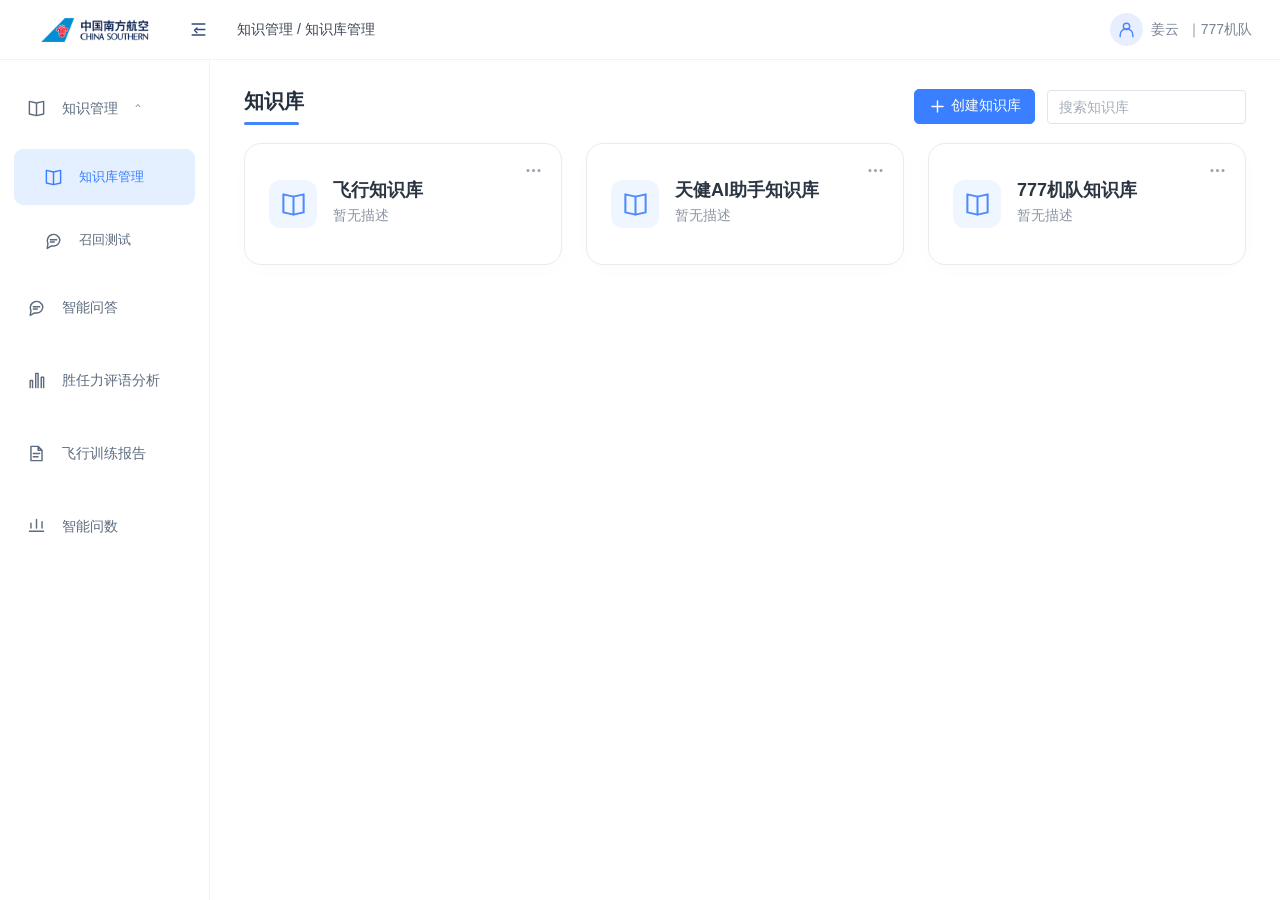
<file: kb-prototype.html>
<!doctype html><html lang="zh-CN"><meta charset="utf-8"><meta name="viewport" content="width=device-width,initial-scale=1"><title>知识小管家</title><style>
*{box-sizing:border-box}body{margin:0;background:white;color:#3c4654;font:14px "PingFang SC","Microsoft YaHei",sans-serif}button,input,select,textarea{font:inherit}button{cursor:pointer;border:1px solid #e6eaf1;border-radius:5px;background:white;color:inherit;padding:7px 13px}button:hover{background:#f0f5ff}button:focus-visible,input:focus-visible,textarea:focus-visible,select:focus-visible{outline:2px solid #397fff;outline-offset:2px}header{height:60px;border-bottom:1px solid #f0f2f5;display:flex;align-items:center;gap:25px;padding:0 28px}header img{width:132px;height:42px;object-fit:contain}.icon{width:19px;height:19px;vertical-align:middle;flex-shrink:0}.menu{border:0;padding:4px;color:#314a78}.account{margin-left:auto;display:flex;align-items:center;gap:8px;color:#7a8493}.avatar{border-radius:50%;background:#e7efff;padding:7px;color:#4c84ff}.layout{display:flex;height:calc(100vh - 60px)}nav{width:210px;flex-shrink:0;border-right:1px solid #f0f2f5;padding:8px 14px}nav button{display:flex;align-items:center;gap:16px;border:0;width:100%;height:48px;margin-bottom:3px;text-align:left;color:#5d6b7e}nav button.active{background:#e4efff;color:#397fff;border-radius:9px}main{flex:1;overflow:auto;padding:28px 34px;min-width:0}.heading{display:flex;align-items:center;justify-content:space-between;gap:15px;margin-bottom:18px}h1{font-size:20px;color:#25303f;margin:0;position:relative}h1:after{content:"";display:block;width:55px;height:3px;background:#4385ff;margin-top:7px;border-radius:3px}.toolbar,.actions{display:flex;gap:12px;align-items:center}.primary{background:#397fff;border-color:#397fff;color:white}.primary:hover{background:#2c70ed}input,select{border:1px solid #dfe4ec;border-radius:4px;padding:8px 11px;background:white;color:#5c697c;min-width:0}input::placeholder{color:#a5adb9}.cards{display:grid;grid-template-columns:repeat(3,1fr);gap:24px}.card{display:flex;align-items:center;gap:16px;position:relative;border:1px solid #e9ebf0;border-radius:17px;min-height:122px;padding:24px;box-shadow:0 5px 20px #22314c04;text-align:left}.book{display:grid;place-items:center;width:48px;height:48px;background:#f0f6ff;color:#4c8aff;border-radius:12px}.book .icon{width:27px;height:27px}.card strong{font-size:18px;display:block;color:#2c3542}.card p{margin:5px 0;color:#8c95a2}.more{position:absolute;right:18px;top:17px;color:#98a1af}.back{border:0;color:#7c8ba3;padding:0;margin-bottom:15px}.filter{display:flex;gap:12px;align-items:center;margin-bottom:12px;flex-wrap:wrap}.filter input{width:225px}.filter select{width:145px}.table-wrap{border:1px solid #f0f2f6;border-radius:12px;overflow:hidden;min-height:550px;display:flex;flex-direction:column}table{border-collapse:collapse;width:100%;font-size:14px}th{background:#f8f9fb;text-align:left;font-weight:600;color:#6b7788}td,th{padding:16px 14px;border-bottom:1px solid #edf0f6}td:first-child,th:first-child{width:46px;text-align:center}input[type=checkbox]{accent-color:#397fff;width:14px;height:14px}.filename{display:flex;align-items:center;gap:12px}.doc{font-size:10px;font-weight:700;color:#4f8aff;border:1px solid #dfeaff;background:#eff5ff;padding:9px 5px;border-radius:4px}.state{white-space:nowrap;color:#18b487}.state:before{content:"";display:inline-block;width:6px;height:6px;border-radius:50%;background:currentColor;margin-right:6px}.state.busy{color:#f59b12}.link{border:0;color:#4a88ff;padding:0 6px}.danger{color:#fa7a85}.pagination{margin-top:auto;display:flex;align-items:center;justify-content:flex-end;gap:9px;padding:16px;color:#8994a3}.pagination button{border:0;background:#f3f4f7;padding:6px 11px}.pagination .active{background:#397fff;color:white}.pagination select{padding:5px}.empty{padding:50px;text-align:center;color:#98a2b3}dialog{border:0;padding:0;border-radius:17px;box-shadow:0 12px 55px #24365033;color:#3c4654}dialog::backdrop{background:#0007}.detail{width:90vw;height:88vh;max-width:1500px;max-height:none}.modal-head{height:76px;display:flex;align-items:center;padding:20px 25px;gap:12px;border-bottom:1px solid #eef0f5}.modal-head strong{font-size:18px}.tag{color:#508cff;border:1px solid #8db1ff;border-radius:4px;font-size:13px;padding:2px 7px;max-width:70%;overflow:hidden;text-overflow:ellipsis;white-space:nowrap}.close{margin-left:auto;border:0;padding:4px;display:flex}.detail-grid{display:grid;grid-template-columns:1fr 1.05fr;height:calc(100% - 76px)}.preview-pane,.chunks-pane{min-width:0;display:flex;flex-direction:column;overflow:hidden}.preview-pane{border-right:1px solid #eef0f4}.pane-title{padding:15px 20px;border-bottom:1px solid #eef0f4;font-size:15px;font-weight:600;display:flex;justify-content:space-between;gap:9px}.metadata{padding:13px 20px;font-size:12px;color:#929cab;line-height:2}.metadata b{color:#526073;margin-right:12px}.ok{color:#18a146;background:#edf9ef;border:1px solid #a4d8aa;border-radius:4px;padding:3px 7px;float:right}.paper-wrap{overflow:auto;background:#8b8b8b;flex:1;padding:0 30px 25px;position:relative}.zoom{position:sticky;top:10px;display:flex;justify-content:flex-end;z-index:1}.zoom-bar{display:flex;align-items:center;gap:12px;border-radius:20px;background:white;box-shadow:0 2px 9px #0001;padding:3px 8px}.zoom button{border:0;padding:3px;color:#8792a0}.paper{transform-origin:top center;background:white;min-height:800px;padding:40px 35px;font-family:SimSun,serif;font-size:13px;line-height:1.9;color:#252525}.paper h3{text-align:center;font-size:17px;margin:0 0 32px}.paper table{font-size:12px;margin-bottom:25px}.paper td{border:1px solid #888;padding:5px}.paper h4{font-size:14px;margin-bottom:5px}.paper p{margin:6px 0}.chunk-search{margin:10px 20px}.chunk-search input{width:100%;padding:5px 9px}.chunk-scroll{overflow:auto;flex:1;background:#f9fafc;padding:0 20px 15px}.chunk{background:white;border:1px solid #eff1f5;border-radius:11px;margin-bottom:12px;padding:15px;line-height:1.9;font-size:13px}.chunk header{padding:0;height:auto;gap:10px;border:0;font-size:11px;color:#a2aab8;margin-bottom:10px}.chunk header strong{background:#eff5ff;color:#4a87ff;border-radius:4px;padding:0 8px}.chunk p{margin:4px 0}.chunk table{font-size:13px}.chunk td{border:1px solid #e7eaf0;padding:7px}.count{color:#4385ff;background:#f0f6ff;border-radius:15px;font-size:12px;padding:2px 10px}.chunk-footer{padding:12px 20px;border-top:1px solid #eef0f5;display:flex;justify-content:flex-end;align-items:center;gap:12px;color:#8994a3;font-size:12px}.chunk-footer button{border:0;padding:3px 7px}.chunk-footer .active{color:#397fff}.small-dialog{width:420px;padding:24px}.small-dialog h2{font-size:19px;margin-top:0}.small-dialog label{display:block;margin:14px 0}.small-dialog input,.small-dialog textarea{display:block;width:100%;margin-top:7px;border:1px solid #dfe4ec;border-radius:5px;padding:9px}.small-dialog .actions{justify-content:flex-end}.hint{font-size:11px;color:#a0a8b5;margin-top:10px}.nav-hidden nav{display:none}@media(max-width:950px){nav{width:170px}main{padding:22px}.cards{gap:12px}.card{padding:16px;gap:10px}.card strong{font-size:15px}td,th{padding:12px 9px}.detail{width:96vw}.paper{padding:30px 20px}}@media(max-width:700px){nav{width:58px;padding:6px}nav button{padding:10px}nav .label{display:none}.cards{grid-template-columns:1fr}.heading{flex-wrap:wrap}.detail-grid{grid-template-columns:1fr}.preview-pane{display:none}.table-wrap{overflow:auto}.account{font-size:11px}}

/* Keep document preview inset from the slice dialog edge. */
.detail .detail-grid{padding:0 20px 18px;gap:0}
.detail .preview-pane{padding-right:16px;min-height:0}
.detail .preview-pane .pane-title,.detail .preview-pane .metadata{padding-left:20px;padding-right:20px}
.detail .paper-wrap{margin-left:0;border-radius:9px 0 0 9px;min-height:0}
@media(max-width:950px){.detail .detail-grid{padding:0 16px 16px}.detail .preview-pane{padding-right:12px}}
.kb-data-summary{display:grid;grid-template-columns:repeat(4,minmax(0,1fr));gap:18px;margin:0 0 24px}.kb-data-card{border:1px solid #e6ecf5;border-radius:12px;padding:18px 23px;background:#f9fbff}.kb-data-card>span{font-size:13px;color:#7c899b}.kb-data-card>div{display:flex;align-items:baseline;gap:8px;margin-top:9px}.kb-data-card strong{font-size:30px;line-height:1.25;color:#347ff0;font-weight:600;font-variant-numeric:tabular-nums}.kb-data-card small{font-size:12px;color:#98a2b1}@media(max-width:950px){.kb-data-summary{gap:10px}.kb-data-card{padding:14px 16px}}@media(max-width:700px){.kb-data-summary{grid-template-columns:repeat(2,minmax(0,1fr))}}.kb-scale-label{display:flex;align-items:center;gap:8px;font-size:12px;color:#77869a;margin:0 0 9px}.kb-scale-label>span{font-size:10px;color:#9ba8b9;border:1px solid #e5ebf4;border-radius:4px;padding:1px 5px}.kb-data-summary{gap:12px;margin-bottom:18px}.kb-data-card{display:flex;align-items:center;gap:12px;padding:12px 16px;border:1px solid #e8eef7;border-radius:9px;background:linear-gradient(115deg,#f7faff,#fff);min-height:75px}.kb-stat-icon{display:flex;align-items:center;justify-content:center;width:35px;height:35px;border-radius:9px;background:#eaf2ff;color:#4c88ed;flex-shrink:0}.kb-stat-icon .icon{width:18px;height:18px}.kb-stat-body>span{font-size:11px;color:#8592a5}.kb-stat-body>div{display:flex;align-items:baseline;gap:6px;margin-top:3px}.kb-data-card strong{font-size:25px;line-height:1.15;color:#2d527e;font-weight:600;letter-spacing:-.5px}.kb-data-card small{font-size:11px;color:#9aa6b8}.kb-data-card:nth-child(2) .kb-stat-icon{color:#17a67b;background:#eaf8f2}.kb-data-card:nth-child(3) .kb-stat-icon{color:#e8a143;background:#fff6e9}.kb-data-card:nth-child(4) .kb-stat-icon{color:#7f79cf;background:#f1effc}@media(max-width:950px){.kb-data-card{padding:10px 12px;gap:9px}.kb-data-card strong{font-size:22px}}.kb-stat-body{display:flex;flex-direction:column;align-items:flex-start;gap:5px;min-width:0}.kb-stat-body>span{display:block;width:100%;line-height:1.3}.kb-stat-body>div{display:flex;align-items:baseline;gap:6px;margin:0;line-height:1.2}.kb-data-card{padding-top:13px;padding-bottom:13px}.pagination{flex-wrap:wrap;gap:7px;font-size:12px}.pagination button:disabled{opacity:.4;cursor:default}.pagination .page-next-icon{display:inline-flex;transform:rotate(180deg)}.pagination .icon{width:14px;height:14px}.page-ellipsis{padding:0 3px;color:#a6afbd}.page-jump{display:flex;align-items:center;gap:6px;margin-left:6px;white-space:nowrap}.page-jump input{width:52px;padding:5px;text-align:center}.pagination select{font-size:12px}.kb-data-card strong{font-size:25px;font-weight:600;line-height:1.15;letter-spacing:-.5px;color:#2d527e}.kb-stat-body>span{font-size:12px;color:#728198}.kb-data-card small{font-size:12px}.kb-data-card{padding:12px 16px}.kb-stat-body{gap:5px}@media(max-width:950px){.kb-data-card strong{font-size:22px}}.kb-data-summary{position:relative;border-radius:12px}.stats-magnifier{position:fixed;overflow:hidden;pointer-events:none;z-index:1000;background:white;border:1px solid #b7d3f5;border-radius:16px;box-shadow:0 12px 35px #245b8c29,0 0 0 5px #eaf3ffb3;padding:8px;opacity:0;transform:translateY(7px);transition:opacity .45s ease,transform .6s cubic-bezier(.22,1,.36,1)}.stats-magnifier .kb-data-summary{position:absolute;left:8px;top:8px;margin:0!important;transform-origin:0 0;gap:12px;pointer-events:none}.stats-magnifier .kb-data-card{background:linear-gradient(115deg,#f3f8ff,#fff);border-color:#d8e7fb}.stats-magnifier.is-visible{opacity:1;transform:translateY(0)}.stats-magnifier.is-leaving{opacity:0;transform:translateY(4px)}@media(prefers-reduced-motion:reduce){.stats-magnifier{transition:none}}
</style><link rel="stylesheet" href="platform-navigation.css?v=20261028-roomy2"><header><img src="logo.png" alt="中国南方航空"><button class="menu" aria-label="收起导航"></button><span>知识管理</span><span class="account"><span class="avatar"></span>姜云 <span>｜777机队</span></span></header><div class="layout"><nav></nav><main></main></div><dialog class="detail" aria-label="切片查看"></dialog><dialog class="small-dialog" aria-label="操作窗口"></dialog><script>
const $=s=>document.querySelector(s);const paths={book:'<path d="M12 5 3 3v16l9 2 9-2V3l-9 2Zm0 0v16"/>',chat:'<path d="M20 11a8 8 0 0 1-8 8H9l-5 3 1-6a8 8 0 1 1 15-5Z"/><path d="M8 11h8M8 14h5"/>',data:'<path d="M3 18h18M5 14V8m7 6V3m7 11V6"/>',file:'<path d="M14 3H5v18h14V8l-5-5ZM14 3v5h5M8 12h8M8 16h6"/>',chart:'<path d="M4 21V12h3v9m4 0V3h3v18m4 0V8h3v13"/>',menu:'<path d="M4 5h16M10 12h10M4 19h16m-10-9-3 3 3 3"/>',user:'<circle cx="12" cy="8" r="4"/><path d="M4 21v-2a8 8 0 0 1 16 0v2"/>',plus:'<path d="M12 5v14M5 12h14"/>',x:'<path d="m6 6 12 12M18 6 6 18"/>',more:'<circle cx="5" cy="12" r="1"/><circle cx="12" cy="12" r="1"/><circle cx="19" cy="12" r="1"/>',left:'<path d="m14 6-6 6 6 6"/>',minus:'<path d="M5 12h14"/>'};function icon(k){return '<svg class="icon" viewBox="0 0 24 24" fill="none" stroke="currentColor" stroke-width="1.8" stroke-linecap="round" stroke-linejoin="round" aria-hidden="true">'+paths[k]+'</svg>'}function escapeHtml(v){return String(v).replace(/[&<>"']/g,c=>({'&':'&amp;','<':'&lt;','>':'&gt;','"':'&quot;',"'":'&#39;'}[c]))}
$('.menu').innerHTML=icon('menu');$('.avatar').innerHTML=icon('user');$('.menu').onclick=()=>document.body.classList.toggle('nav-hidden');const modules=[['知识管理','book'],['智能问答','chat'],['胜任力评语分析','chart'],['飞行训练报告','file'],['智能问数','data']];$('nav').innerHTML=modules.map(([name,k])=>`<button data-module="${name}" class="${name==='知识管理'?'active':''}">${icon(k)}<span class="label">${name}</span></button>`).join('');document.querySelectorAll('[data-module]').forEach(b=>b.onclick=()=>{if(b.dataset.module==='知识管理')showLibraries();else parent.postMessage({type:'qa-navigate',module:b.dataset.module},'*')});
let libraries=['飞行知识库','天健AI助手知识库','777机队知识库'],activeLibrary='777机队知识库',page=1,pageSize=10,chunkPage=1,currentDoc=null,zoom=100;const baseNames=['FOTB-737777787 对复飞和终止进近程序进行的更改.pdf','FOTB-777-25-01 使用安装了2005磁差表的FMC进行磁航道和距离检查.pdf','FOTB-777787 接近失速或失速改出机动（B777、787机型）.pdf','FOTB-737777787 驾驶舱锂电池起火.pdf','B777_QRH_中文版.pdf','B777_31B_AFM_中英对照版.pdf'];const demoTopics=['标准操作程序','飞行机组训练手册','正常检查单','非正常程序训练','航线运行案例','复训课程大纲','机组协同与沟通','自动飞行系统','性能与载重平衡','高原机场运行','天气与运行决策','胜任力训练指导','飞行技术通告','训练讲评案例','系统知识教材','应急处置训练'];
let completedIndex=0;
let files=Array.from({length:107},(_,i)=>{
 const status=i===4?'解析中':i===5?'嵌入处理中':'完成';
 const sliceCount=status==='完成'?(completedIndex++<35?69:68):0;
 return {id:i,name:i<6?baseNames[i]:'B777 '+demoTopics[(i-6)%demoTopics.length]+'（资料 '+String(i+1).padStart(4,'0')+'）.pdf',size:i<6?['970.00 KB','951.75 KB','1.10 MB','777.62 KB','14.89 MB','15.65 MB'][i]:((i*37%2400+100)/100).toFixed(2)+' MB',status,sliceCount,date:'2026-10-'+String(1+i%16).padStart(2,'0')+' 14:51:40'};
});
const referenceKnowledgeFiles=[["南航波音机型技术问答汇编.pdf", "1.67 MB", "2026-10-26 19:08:27"], ["NEF项目清单_R01.pdf", "0.34 MB", "2026-10-26 19:10:05"], ["B777_MEL& CDL_R08b.pdf", "12.72 MB", "2026-10-26 19:10:05"], ["B777_31B_AFM_中英对照版.pdf", "15.24 MB", "2026-10-26 19:11:27"], ["B777_QRH_中文版.pdf", "7.79 MB", "2026-10-26 19:11:27"], ["B777_FCTM_21_20230630_中文版（SOP优化）.pdf", "13.58 MB", "2026-10-26 19:11:27"], ["B777_F1B_AFM_中英对照版.pdf", "26.45 MB", "2026-10-26 19:11:27"], ["I类ILS自动着陆机场跑道清单.pdf", "0.23 MB", "2026-10-27 15:33:05"], ["I、II、III类进近运行标准速查卡.pdf", "0.80 MB", "2026-10-27 15:33:05"], ["各机型除冰防冰检查单Aircraft deicing_anti-icing checklist.pdf", "1.54 MB", "2026-10-27 15:33:05"]];
referenceKnowledgeFiles.forEach(([name,size,date],i)=>Object.assign(files[i],{name,size,date,status:"完成",sliceCount:68}));
let filters={name:'',status:'',date:''};
function showLibraries(){emphasizeStats(false);const main=$('main');main.innerHTML='<div class="heading"><h1>知识库</h1><div class="toolbar"><button class="primary" id="create">'+icon('plus')+' 创建知识库</button><input id="library-search" aria-label="搜索知识库" placeholder="搜索知识库"></div></div><div class="cards"></div>';function cards(q=''){$('.cards').innerHTML=libraries.filter(x=>x.includes(q)).map(name=>`<button class="card" data-library="${escapeHtml(name)}"><span class="book">${icon('book')}</span><span><strong>${escapeHtml(name)}</strong><p>暂无描述</p></span><span class="more">${icon('more')}</span></button>`).join('')||'<div class="empty">没有匹配的知识库</div>';document.querySelectorAll('[data-library]').forEach(b=>b.onclick=()=>{activeLibrary=b.dataset.library;showFiles()})}cards();$('#library-search').oninput=e=>cards(e.target.value);$('#create').onclick=createLibrary;}
function createLibrary(){const d=$('.small-dialog');d.innerHTML='<form><h2>创建知识库</h2><label>知识库名称<input name="name" required maxlength="40" placeholder="输入知识库名称"></label><div class="actions"><button type="button" class="cancel">取消</button><button class="primary">创建</button></div></form>';d.querySelector('.cancel').onclick=()=>d.close();d.querySelector('form').onsubmit=e=>{e.preventDefault();const name=d.querySelector('input').value.trim();if(!name)return;if(libraries.includes(name)){d.querySelector('input').setCustomValidity('名称已存在');d.querySelector('input').reportValidity();return}libraries.push(name);d.close();showLibraries()};d.showModal();}
function filteredFiles(){return (activeLibrary==='777机队知识库'||activeLibrary==='飞行知识库'||activeLibrary==='天健AI助手知识库'?files:[]).filter(f=>f.name.includes(filters.name)&&(!filters.status||f.status===filters.status)&&(!filters.date||f.date.startsWith(filters.date)))}
function showFiles(){emphasizeStats(false);page=1;filters={name:'',status:'',date:''};$('main').innerHTML=`<button class="back">${icon('left')} 知识库 / ${escapeHtml(activeLibrary)}</button><div class="kb-data-summary" aria-label="当前知识库演示规模概览"></div><form class="filter"><input name="name" placeholder="搜索文件名" aria-label="搜索文件名"><select name="status" aria-label="解析状态"><option value="">解析状态</option><option>完成</option><option>解析中</option><option>嵌入处理中</option></select><input type="date" name="date" aria-label="创建日期"><button class="primary">查询</button><button type="reset">重置</button></form><div class="table-wrap"><table><thead><tr><th><input type="checkbox" aria-label="全选"></th><th style="width:48%">名称</th><th>文件大小</th><th>解析状态</th><th>创建时间</th><th>操作</th></tr></thead><tbody></tbody></table><div class="pagination"></div></div>`;$('.back').onclick=showLibraries;$('.filter').onsubmit=e=>{e.preventDefault();const form=e.target;filters={name:form.elements.name.value.trim(),status:form.elements.status.value,date:form.elements.date.value};page=1;renderRows()};$('.filter').onreset=()=>{filters={name:'',status:'',date:''};page=1;renderRows()};$('thead input').onchange=e=>document.querySelectorAll('tbody input').forEach(x=>x.checked=e.target.checked);renderRows();}
function renderRows(){const libraryFiles=['777机队知识库','飞行知识库','天健AI助手知识库'].includes(activeLibrary)?files:[];$('.kb-data-summary').innerHTML=[['知识文档',libraryFiles.length.toLocaleString(),'份'],['解析完成',libraryFiles.filter(f=>f.status==='完成').length.toLocaleString(),'份'],['处理中',libraryFiles.filter(f=>f.status!=='完成').length.toLocaleString(),'份'],['知识切片',libraryFiles.reduce((sum,f)=>sum+f.sliceCount,0).toLocaleString(),'条']].map(([label,value,unit])=>'<article class="kb-data-card"><span class="kb-stat-icon">'+icon(label==='知识切片'?'book':'file')+'</span><div class="kb-stat-body"><span>'+label+'</span><div><strong>'+value+'</strong><small>'+unit+'</small></div></div></article>').join('');const data=filteredFiles(),size=pageSize,total=Math.max(1,Math.ceil(data.length/size));page=Math.min(page,total);$('tbody').innerHTML=data.slice((page-1)*size,page*size).map(f=>`<tr><td><input type="checkbox" aria-label="选择${escapeHtml(f.name)}"></td><td><span class="filename"><span class="doc">DOC</span>${escapeHtml(f.name)}</span></td><td style="white-space:nowrap">${f.size}</td><td><span class="state ${f.status==='完成'?'':'busy'}">${f.status==='完成'?'解析完成':f.status}</span></td><td style="white-space:nowrap">${f.date}</td><td style="white-space:nowrap"><button class="link" data-detail="${f.id}">详情</button><button class="link danger" data-delete="${f.id}">删除</button></td></tr>`).join('')||'<tr><td colspan="6" class="empty">没有匹配的文件</td></tr>';const pageNumbers=[...new Set([1,total,...Array.from({length:5},(_,i)=>page+i-2).filter(n=>n>=1&&n<=total)])].sort((a,b)=>a-b);let previousPage=0;const pageButtons=pageNumbers.map(n=>{const gap=previousPage&&n-previousPage>1?'<span class="page-ellipsis">…</span>':'';previousPage=n;return gap+`<button type="button" data-doc-page="${n}" class="${page===n?'active':''}" ${page===n?'aria-current="page"':''}>${n}</button>`}).join('');
$('.pagination').innerHTML=`<span>共 ${data.length.toLocaleString()} 条</span><select aria-label="每页条数" id="doc-page-size">${[10,20,50].map(n=>`<option value="${n}" ${n===pageSize?'selected':''}>${n}条/页</option>`).join('')}</select><button type="button" data-doc-page="${page-1}" aria-label="上一页" ${page===1?'disabled':''}>${icon('left')}</button>${pageButtons}<button type="button" data-doc-page="${page+1}" aria-label="下一页" ${page===total?'disabled':''}><span class="page-next-icon">${icon('left')}</span></button><label class="page-jump">前往 <input type="number" min="1" max="${total}" value="${page}" aria-label="跳转页码"> 页</label><button type="button" id="doc-page-go">确定</button>`;
function goPage(value){const n=Math.trunc(Number(value));if(!Number.isFinite(n))return;page=Math.max(1,Math.min(total,n));renderRows();$('thead input').checked=false;}
document.querySelectorAll('[data-doc-page]').forEach(b=>b.onclick=()=>goPage(b.dataset.docPage));$('#doc-page-size').onchange=e=>{pageSize=Number(e.target.value);page=1;renderRows()};$('#doc-page-go').onclick=()=>goPage($('.page-jump input').value);$('.page-jump input').onkeydown=e=>{if(e.key==='Enter'){e.preventDefault();goPage(e.target.value)}};
document.querySelectorAll('[data-detail]').forEach(b=>b.onclick=()=>openDetail(Number(b.dataset.detail)));document.querySelectorAll('[data-delete]').forEach(b=>b.onclick=()=>{files=files.filter(f=>f.id!==Number(b.dataset.delete));renderRows()})}
const background='锂电池通常用于为便携式电子设备（PED）供电，如笔记本电脑、摄像机、平板电脑、阅读器、移动电话、传真机、电子香烟和平衡车。它们还被用于为飞机设备供电，如便携式紧急定位发射机（ELT）、充气式安全带，以及作为应急照明的备份。';const tableHtml='<table><tr><td>主题</td><td>驾驶舱锂电池起火</td></tr><tr><td>适用机型</td><td>所有 737、777、787 飞机</td></tr><tr><td>日期</td><td>2016 年 8 月 24 日</td></tr><tr><td>理由</td><td>提供关于驾驶舱锂电池起火的信息和解决方法</td></tr></table>';const chunkTexts=['文件标题：驾驶舱锂电池起火 文件编号：ST-M BD-FOTB-737/777/787-2 适用机型：B737 B777 B787。本系列资料为机组提供公司和机型手册之外的有益补充。机组在使用本系列资料时应注意，如内容与最新来源资料或公司和机型手册内容不一致，应以后者为准。',background,'锂电池分为两种类型：锂金属（不可充电，即一次性的）和锂离子（可充电）。这两种类型都有过热的可能。'];
function openDetail(id=3){currentDoc=files.find(f=>f.id===id)||files[0];if(!currentDoc)return;chunkPage=1;zoom=100;const battery=currentDoc.id===3;const d=$('.detail');d.innerHTML=`<div class="modal-head"><strong>切片查看</strong><span class="tag">${escapeHtml(currentDoc.name)}</span><button class="close" aria-label="关闭切片详情">${icon('x')}</button></div><div class="detail-grid"><section class="preview-pane"><div class="pane-title">原文预览　${escapeHtml(currentDoc.name)}</div><div class="metadata">${icon('file')} 大小 <b>${currentDoc.size}</b> 版本 <b>v1</b> 创建时间 <b>${currentDoc.date}</b> 创建人 <b>姜云</b><br><span class="ok">${currentDoc.status==='完成'?'解析完成':currentDoc.status}</span></div><div class="paper-wrap"><div class="zoom"><div class="zoom-bar"><button data-zoom="-10" aria-label="缩小">${icon('minus')}</button><b id="zoom-value">100%</b><button data-zoom="10" aria-label="放大">${icon('plus')}</button></div></div><div class="paper"><h3>波音商用飞机飞行操作技术通告</h3>${battery?tableHtml:'<h4>'+escapeHtml(currentDoc.name)+'</h4>'}<h4>${battery?'背景信息':'资料预览'}</h4><p>${battery?background:'暂无原文内容。'}</p>${battery?'<p>'+chunkTexts[2]+'</p><p></p>':''}</div></div></section><section class="chunks-pane"><div class="pane-title">切片列表 <span class="count">${battery?'3':'0'} 个切片</span></div><div class="chunk-search"><input aria-label="搜索切片内容" placeholder="搜索切片内容"></div><div class="chunk-scroll"></div><div class="chunk-footer"></div></section></div>`;d.querySelector('.close').onclick=()=>d.close();d.querySelectorAll('[data-zoom]').forEach(b=>b.onclick=()=>{zoom=Math.max(70,Math.min(150,zoom+Number(b.dataset.zoom)));$('#zoom-value').textContent=zoom+'%';$('.paper').style.zoom=zoom/100});$('.chunk-search input').oninput=()=>{chunkPage=1;renderChunks()};renderChunks();if(!d.open)d.showModal();}
function renderChunks(){const q=$('.chunk-search input').value;let chunks=currentDoc.id===3?Array.from({length:3},(_,i)=>({index:i+1,text:chunkTexts[i%3]})).filter(c=>c.text.includes(q)):[];const total=Math.max(1,Math.ceil(chunks.length/10));chunkPage=Math.min(chunkPage,total);$('.chunk-scroll').innerHTML=chunks.slice((chunkPage-1)*10,chunkPage*10).map(c=>`<article class="chunk"><header><strong>切片 ${c.index}</strong><span>${c.text.length} 字符　召回 0 次</span><button class="link" style="margin-left:auto" data-edit="${c.index}">修改</button></header><p>${escapeHtml(c.text)}</p>${c.index===1?tableHtml:''}</article>`).join('')||'<div class="empty">暂无匹配切片</div>';$('.chunk-footer').innerHTML=`共 ${chunks.length} 条 <span>10条/页</span>${Array.from({length:total},(_,i)=>`<button class="${chunkPage===i+1?'active':''}" data-page="${i+1}">${i+1}</button>`).join('')}`;document.querySelectorAll('[data-page]').forEach(b=>b.onclick=()=>{chunkPage=Number(b.dataset.page);renderChunks();$('.chunk-scroll').scrollTop=0});document.querySelectorAll('[data-edit]').forEach(b=>b.onclick=()=>editChunk(b.closest('.chunk')))}
function editChunk(card){const chunkIndex=Number(card.querySelector("[data-edit]").dataset.edit)-1;const text=card.querySelector('p');const d=$('.small-dialog');d.innerHTML='<form><h2>修改切片</h2><label>切片内容<textarea rows="8" required></textarea></label><div class="actions"><button type="button" class="cancel">取消</button><button class="primary">保存</button></div></form>';d.querySelector('textarea').value=text.textContent;d.querySelector('.cancel').onclick=()=>d.close();d.querySelector('form').onsubmit=e=>{e.preventDefault();text.textContent=d.querySelector('textarea').value;chunkTexts[chunkIndex]=text.textContent;d.close()};d.showModal()}
let statsLens=null,statsLensFrame=0;
function emphasizeStats(active){
 const source=$('.kb-data-summary');
 if(!active||!source){if(statsLens){const old=statsLens;statsLens=null;cancelAnimationFrame(statsLensFrame);old.classList.remove('is-visible');old.classList.add('is-leaving');setTimeout(()=>old.remove(),500);}return;}
 if(statsLens)return;
 const rect=source.getBoundingClientRect();
 const lens=document.createElement('div');lens.className='stats-magnifier';lens.setAttribute('aria-hidden','true');
 const copy=source.cloneNode(true);copy.removeAttribute('aria-label');lens.append(copy);
 const scale=Math.min(1.2,(innerWidth-56)/rect.width),width=rect.width*scale+16,height=rect.height*scale+16;
 lens.style.width=width+'px';lens.style.height=height+'px';
 lens.style.left=Math.max(12,Math.min(innerWidth-width-12,rect.left+rect.width/2-width/2))+'px';
 lens.style.top=Math.max(12,rect.top+(rect.height-height)/2)+'px';
 copy.style.width=rect.width+'px';copy.style.transform='scale('+scale+')';
 document.body.append(lens);statsLens=lens;
 statsLensFrame=requestAnimationFrame(()=>{if(statsLens===lens)lens.classList.add('is-visible');});
}
// Knowledge management frontend workflow, based on the supplied recording.
const libraryInfo={};
const originalShowLibraries=showLibraries,originalShowFiles=showFiles,originalOpenDetail=openDetail;
files.forEach(f=>f.library='777机队知识库');
function libraryDocuments(){return files.filter(f=>f.library===activeLibrary);}
filteredFiles=function(){return libraryDocuments().filter(f=>f.name.includes(filters.name)&&(!filters.status||f.status===filters.status)&&(!filters.date||f.date.startsWith(filters.date)));};
const originalRenderRows=renderRows;
renderRows=function(){originalRenderRows();const docs=libraryDocuments();const values=[docs.length,docs.filter(f=>f.status==='完成').length,docs.filter(f=>f.status!=='完成').length,docs.reduce((n,f)=>n+f.sliceCount,0)];document.querySelectorAll('.kb-data-card strong').forEach((el,i)=>el.textContent=values[i].toLocaleString());document.querySelectorAll('[data-delete]').forEach(b=>b.onclick=()=>{const f=files.find(x=>x.id===+b.dataset.delete);if(confirm('确认删除“'+f.name+'”？删除后将移除其知识切片。')){files=files.filter(x=>x!==f);renderRows();}});};
showLibraries=function(){originalShowLibraries();document.querySelector('body>header>span').textContent='知识管理 / 知识库管理';document.querySelectorAll('[data-library]').forEach(card=>{const info=libraryInfo[card.dataset.library];if(info)card.querySelector('p').textContent=info.description||info.visibility+' · '+info.department;});};
createLibrary=function(){const d=$('.small-dialog');d.classList.add('workflow-dialog');d.innerHTML=`<form><h2>创建知识库</h2><label>知识库名称 <span class="required">*</span><input name="name" required maxlength="40" placeholder="请输入知识库名称"></label><fieldset><legend>可见状态</legend><label><input type="radio" name="visibility" value="公开" checked> 公开（所有部门可见）</label><label><input type="radio" name="visibility" value="自定义"> 自定义（部分部门可见）</label><label><input type="radio" name="visibility" value="仅本部门"> 仅本部门可见</label></fieldset><label class="visible-departments" hidden>可见部门<select name="visibleDepartments" multiple><option>777机队</option><option>737机队</option><option>飞行训练部</option></select></label><label>管理部门<select name="department"><option value="">全部部门管理</option><option>777机队</option><option>737机队</option><option>飞行训练部</option></select></label><label>描述<textarea name="description" rows="3" placeholder="请输入描述"></textarea></label><div class="actions"><button type="button" class="cancel">取消</button><button class="primary">确定</button></div></form>`;d.querySelectorAll('[name=visibility]').forEach(el=>el.onchange=()=>d.querySelector('.visible-departments').hidden=d.querySelector('[name=visibility]:checked').value!=='自定义');const input=d.querySelector('[name=name]');input.oninput=()=>input.setCustomValidity('');d.querySelector('.cancel').onclick=()=>d.close();d.querySelector('form').onsubmit=e=>{e.preventDefault();const name=input.value.trim();if(!name||libraries.includes(name)){input.setCustomValidity(!name?'请输入知识库名称':'知识库名称已存在');input.reportValidity();return;}const visibility=d.querySelector('[name=visibility]:checked').value;const departments=[...d.querySelector('[name=visibleDepartments]').selectedOptions].map(x=>x.value);if(visibility==='自定义'&&!departments.length){d.querySelector('[name=visibleDepartments]').setCustomValidity('请选择至少一个可见部门');d.querySelector('[name=visibleDepartments]').reportValidity();return;}libraryInfo[name]={visibility,departments,department:d.querySelector('[name=department]').value||'全部部门',description:d.querySelector('textarea').value};libraries.push(name);d.close();showLibraries();};d.querySelector('[name=visibleDepartments]').onchange=e=>e.target.setCustomValidity('');d.showModal();};
showFiles=function(){originalShowFiles();document.querySelector('body>header>span').textContent='知识管理 / 知识库管理 / '+activeLibrary;const bar=document.createElement('div');bar.className='file-actions';bar.innerHTML='<strong>'+escapeHtml(activeLibrary)+'</strong><span></span><button class="primary" id="upload-knowledge">'+icon('plus')+' 上传知识</button><button id="recall-test">召回测试</button>';$('.back').after(bar);$('#upload-knowledge').onclick=()=>openUpload();$('#recall-test').onclick=openRecall;};
let uploadSelection=[],splitRule={mode:'通用分段',separator:'\\n',length:600,overlap:100};
function openUpload(sample=false){uploadSelection=sample?[{name:'《RVSM运行手册》07版01次修订说明.pdf',size:82000,sample:true},{name:'RVSM运行手册07版01修订.pdf',size:1436549,sample:true}]:[];renderUpload(1);}
function renderUpload(step){const d=$('.small-dialog');d.classList.add('workflow-dialog','upload-dialog');d.innerHTML='<h2>上传知识文件</h2><div class="upload-steps"><span class="'+(step===1?'selected':'')+'">1 上传文件</span><i></i><span class="'+(step===2?'selected':'')+'">2 文件信息</span></div><form id="upload-form"></form>';const form=d.querySelector('form');if(step===1){form.innerHTML='<div class="drop-zone" tabindex="0" role="button" aria-label="选择上传文件">'+icon('file')+'<p>点击选择文件，或将文件拖到此处</p><small>支持 PDF、Word、HTML 等 13 类格式批量上传</small><p class="hint">PDF、DOC、DOCX、HTML、HTM、TXT、MD、CSV、XLS、XLSX、PPT、PPTX、JSON</p></div><input id="knowledge-files" type="file" multiple hidden accept=".pdf,.doc,.docx,.html,.htm,.txt,.md,.csv,.xls,.xlsx,.ppt,.pptx,.json"><div class="selected-files"></div><p role="alert" class="upload-error"></p><div class="actions"><button type="button" id="sample-files">选择文件</button><button type="button" class="cancel">取消</button><button class="primary">下一步</button></div>';const input=form.querySelector('input');const zone=form.querySelector('.drop-zone');zone.onclick=()=>input.click();zone.onkeydown=e=>{if(e.key==='Enter'||e.key===' '){e.preventDefault();input.click();}};function select(list){const valid=/\.(pdf|docx?|html?|txt|md|csv|xlsx?|pptx?|json)$/i;const incoming=[...list];if(incoming.some(f=>!valid.test(f.name))){form.querySelector('.upload-error').textContent='包含不支持的文件格式，请重新选择。';return;}form.querySelector('.upload-error').textContent='';uploadSelection=incoming;drawSelected();}input.onchange=()=>select(input.files);zone.ondragover=e=>{e.preventDefault();zone.classList.add('dragging');};zone.ondragleave=()=>zone.classList.remove('dragging');zone.ondrop=e=>{e.preventDefault();zone.classList.remove('dragging');select(e.dataTransfer.files);};$('#sample-files').onclick=()=>openUpload(true);drawSelected();form.onsubmit=e=>{e.preventDefault();if(!uploadSelection.length){form.querySelector('.upload-error').textContent='请先选择需要上传的文件。';return;}renderUpload(2);};}else{form.innerHTML=`<h3>文件切分规则</h3><div class="rule-card"><label><input type="radio" name="mode" value="通用分段" ${splitRule.mode==='通用分段'?'checked':''}> 通用分段</label><p>通用文本分块模式，检索和召回的块是相同的</p><div class="rule-fields"><label>分段标识符<input name="separator" required value="${escapeHtml(splitRule.separator)}"></label><label>分段最大长度<input name="length" type="number" min="100" max="10000" value="${splitRule.length}" required></label><label>重叠大小<input name="overlap" type="number" min="0" value="${splitRule.overlap}" required></label></div></div><div class="rule-card"><label><input type="radio" name="mode" value="父子分段" ${splitRule.mode==='父子分段'?'checked':''}> 父子分段</label><p>子块用于检索，父块用作上下文</p></div><h3>文件列表</h3><div class="upload-file-list"></div><p class="upload-error" role="alert"></p><div class="actions"><button type="button" id="previous-upload">上一步</button><button type="button" class="cancel">取消</button><button class="primary">确定</button></div>`;$('.upload-file-list').innerHTML=uploadSelection.map((f,i)=>'<div class="upload-file-row"><span>'+escapeHtml(f.name)+'</span><input type="date" value="2099-12-31" aria-label="文件有效期"><input placeholder="请输入文件描述" aria-label="文件描述"><button type="button" data-remove-upload="'+i+'" class="link danger">删除</button></div>').join('');document.querySelectorAll('[data-remove-upload]').forEach(b=>b.onclick=()=>{uploadSelection.splice(+b.dataset.removeUpload,1);renderUpload(2);});$('#previous-upload').onclick=()=>{saveRule(form);renderUpload(1);};form.onsubmit=e=>{e.preventDefault();saveRule(form);if(splitRule.overlap>=splitRule.length){$('.upload-error').textContent='重叠大小必须小于分段最大长度。';return;}if(!uploadSelection.length){$('.upload-error').textContent='请至少保留一个文件。';return;}const metadata=[...document.querySelectorAll('.upload-file-row')].map(row=>({expiry:row.querySelector('input[type=date]').value,description:row.querySelector('input[placeholder]').value}));commitUpload(metadata);};}d.querySelector('.cancel').onclick=()=>{d.close();d.classList.remove('upload-dialog');};if(!d.open)d.showModal();}
function saveRule(form){splitRule={mode:form.querySelector('[name=mode]:checked').value,separator:form.elements.separator.value,length:+form.elements.length.value,overlap:+form.elements.overlap.value};}
function drawSelected(){const el=$('.selected-files');if(el)el.innerHTML=uploadSelection.map(f=>'<p>'+icon('file')+' '+escapeHtml(f.name)+' <small>'+Math.round(f.size/1024)+' KB</small></p>').join('');}
function commitUpload(metadata=[]){const library=activeLibrary;const added=uploadSelection.map((f,i)=>({id:Math.max(-1,...files.map(x=>x.id))+1+i,name:f.name,size:(f.size/1048576).toFixed(2)+' MB',status:'上传中',sliceCount:0,date:'2026-10-28 15:30:00',library,rule:{...splitRule},expiry:metadata[i]?.expiry,description:metadata[i]?.description,originalFile:f.sample?null:f,sample:!!f.sample,excerpts:[]}));files.unshift(...added);$('.small-dialog').close();$('.small-dialog').classList.remove('upload-dialog');showFiles();function refresh(){if($('.table-wrap')&&!$('.detail').open)renderRows();}setTimeout(()=>{added.forEach(f=>f.status='解析中');refresh();},1100);setTimeout(async()=>{for(const f of added){if(f.originalFile&&/\.(txt|md|csv|json|html?)$/i.test(f.name)){f.text=await f.originalFile.text();const len=f.rule.length,step=Math.max(1,len-f.rule.overlap);for(let i=0;i<f.text.length;i+=step)f.excerpts.push(f.text.slice(i,i+len));}else if(f.sample){f.text='《RVSM运行手册》07版01次修订说明\n本次修订内容及相关运行要求，请核对有效手册。';f.excerpts=[f.text];}f.sliceCount=f.excerpts.length;f.status='完成';}refresh();},3600);}
openDetail=function(id=900){const file=files.find(f=>f.id===id);if(!file)return;if(file.status!=='完成'){const d=$('.small-dialog');d.innerHTML='<h2>文档正在处理</h2><p>当前状态：'+escapeHtml(file.status)+'。解析完成后可查看原文和知识切片。</p><button onclick="this.closest(\'dialog\').close()">关闭</button>';d.showModal();return;}originalOpenDetail(id);if(file.excerpts){$('.paper').innerHTML='<h3>'+escapeHtml(file.name)+'</h3><p style="white-space:pre-wrap">'+escapeHtml(file.text||'暂无原文内容。')+'</p>';$('.chunks-pane .count').textContent=file.excerpts.length+' 个切片';$('.chunk-scroll').innerHTML=file.excerpts.map((text,i)=>'<article class="chunk" tabindex="0" data-match="'+i+'"><header><strong>切片 '+(i+1)+'</strong><span>'+text.length+' 字符</span></header><p>'+escapeHtml(text)+'</p></article>').join('')||'<div class="empty">暂无文档内容</div>';$('.chunk-footer').textContent='共 '+file.excerpts.length+' 条';$('.chunk-search input').oninput=e=>{document.querySelectorAll('.chunk').forEach(card=>card.hidden=!card.textContent.includes(e.target.value));};}if(file.id===900){$('.chunks-pane .pane-title').insertAdjacentHTML('beforeend','<small class="hint"></small>');}document.querySelectorAll('.chunk').forEach(card=>card.addEventListener('click',()=>{document.querySelectorAll('.chunk').forEach(x=>x.classList.remove('matched'));card.classList.add('matched');$('.paper').classList.add('matched');setTimeout(()=>$('.paper')?.classList.remove('matched'),1800);}));};
function openRecall(){const d=$('.small-dialog');d.classList.add('workflow-dialog');d.innerHTML='<h2>召回测试</h2><form><label>知识库<select name="library">'+libraries.map(x=>'<option '+(x===activeLibrary?'selected':'')+'>'+escapeHtml(x)+'</option>').join('')+'</select></label><label>检索模式<select><option>混合检索</option><option>语义检索</option></select></label><label>Top K<input name="topk" type="number" min="1" max="20" value="5"></label><label>测试问题<textarea required rows="3" placeholder="请输入要测试的问题"></textarea></label><div class="actions"><button type="button" class="cancel">关闭</button><button class="primary">开始测试</button></div><div class="recall-results" aria-live="polite"></div></form>';d.querySelector('.cancel').onclick=()=>d.close();d.querySelector('form').onsubmit=e=>{e.preventDefault();const q=d.querySelector('textarea').value.trim();const library=d.querySelector('[name=library]').value;const candidates=files.filter(f=>f.library===library&&f.status==='完成').flatMap(f=>(f.excerpts||(f.id===3?chunkTexts:[])).map(text=>({file:f,text})));const terms=q.split(/\s+/).filter(Boolean);const results=candidates.map(c=>({...c,score:terms.reduce((n,t)=>n+(c.text.includes(t)||c.file.name.includes(t)?1:0),0)})).filter(c=>c.score>0).slice(0,+d.querySelector('[name=topk]').value);d.querySelector('.recall-results').innerHTML=results.length?results.map(c=>'<article class="chunk"><b>'+escapeHtml(c.file.name)+'</b><p>'+escapeHtml(c.text)+'</p></article>').join(''):'<p class="empty">未找到匹配切片，请尝试文档中的关键词。</p>';};d.showModal();}
function setupKnowledgeNavigation(){const nav=$('nav');nav.innerHTML=modules.map(([name,k])=>name==='知识管理'?'<button id="knowledge-parent" aria-expanded="true">'+icon(k)+'<span class="label">知识管理</span><span>⌃</span></button><div id="knowledge-subnav"><button class="active" id="library-nav">'+icon('book')+'<span class="label">知识库管理</span></button><button id="recall-nav">'+icon('chat')+'<span class="label">召回测试</span></button></div>':'<button data-module="'+name+'">'+icon(k)+'<span class="label">'+name+'</span></button>').join('');$('#knowledge-parent').onclick=()=>{const open=$('#knowledge-parent').getAttribute('aria-expanded')==='true';$('#knowledge-parent').setAttribute('aria-expanded',!open);$('#knowledge-subnav').hidden=open;};$('#library-nav').onclick=showLibraries;$('#recall-nav').onclick=openRecall;nav.querySelectorAll('[data-module]').forEach(b=>b.onclick=()=>parent.postMessage({type:'qa-navigate',module:b.dataset.module},'*'));}
const trainingDocument={id:900,name:'B777系列机型飞行人员训练大纲.pdf',size:'4.29 MB',status:'完成',sliceCount:3,date:'2026-10-27 16:21:26',library:'777机队知识库',text:'本手册经中国民用航空中南地区管理局批准。\n手册版本号：11　修订号：02\n手册生效日期：2025年12月31日\n\n0.2 颁发说明\n中国南方航空股份有限公司《飞行人员训练大纲》\n编号：CSN-FLT-01',excerpts:['手册版本号：11；修订号：02；手册生效日期：2025年12月31日。','0.2 颁发说明：中国南方航空股份有限公司《飞行人员训练大纲》，编号：CSN-FLT-01。','《飞行人员训练大纲》是为使公司飞行机组成员能够得到充分的训练以满足安全运行的需要，根据民航规章、规范性文件和经局方批准的运行合格证、运行规范以及运行政策、程序、标准、指南为基础制定。']};files.splice(10,0,trainingDocument);
function demoStage(stage){if(stage===0){document.querySelectorAll('dialog[open]').forEach(d=>d.close());showLibraries();}if(stage===1){createLibrary();$('.small-dialog [name=name]').value='777机队训练资料库';$('.small-dialog textarea').value='机组飞行手册、训练大纲与运行资料';}if(stage===2){if(!libraries.includes('777机队训练资料库'))libraries.push('777机队训练资料库');libraryInfo['777机队训练资料库']={visibility:'仅本部门',department:'777机队',description:'机组飞行手册、训练大纲与运行资料'};$('.small-dialog').close();activeLibrary='777机队训练资料库';showFiles();}if(stage===3)openUpload(true);if(stage===4)renderUpload(2);if(stage===5){splitRule={mode:'通用分段',separator:'\\n',length:600,overlap:100};commitUpload();}if(stage===6){const uploaded=files.find(f=>f.library===activeLibrary&&f.sample);if(uploaded){uploaded.status='完成';uploaded.text=uploaded.text||'《RVSM运行手册》07版01次修订说明\n本次修订内容及相关运行要求，请核对有效手册。';uploaded.excerpts=uploaded.excerpts.length?uploaded.excerpts:[uploaded.text];uploaded.sliceCount=uploaded.excerpts.length;renderRows();openDetail(uploaded.id);}}if(stage===7){const card=$('.chunk');card?.click();}}
const flowStyle=document.createElement('style');flowStyle.textContent='.workflow-dialog{width:min(660px,92vw);max-height:90vh;overflow:auto}.workflow-dialog select{width:100%;margin-top:7px}.workflow-dialog fieldset{border:0;padding:0}.workflow-dialog fieldset label{display:inline-flex;align-items:center;gap:5px;margin-right:14px;font-size:12px}.workflow-dialog input[type=radio]{display:inline;width:auto;margin:0}.required,.upload-error{color:#e35163}.file-actions{display:flex;gap:12px;align-items:center;margin:0 0 18px}.file-actions>span{flex:1}.upload-dialog{width:min(860px,94vw)}.upload-steps{display:flex;align-items:center;gap:18px;background:#eff6ff;padding:16px;margin:18px 0;color:#9ba9bc}.upload-steps i{height:1px;background:#b9d1f4;flex:1}.upload-steps .selected{color:#397fff}.drop-zone{padding:35px;text-align:center;border:1px dashed #b6cbef;border-radius:9px;background:#fafcff;cursor:pointer}.drop-zone.dragging{background:#e8f1ff}.rule-card{border:1px solid #a3c1f4;border-radius:6px;padding:16px;margin:14px 0}.rule-card p{font-size:12px;color:#8793a4}.rule-fields{display:grid;grid-template-columns:1fr 1fr;gap:12px}.upload-file-row{display:grid;grid-template-columns:2fr 1fr 1.5fr auto;gap:8px;align-items:center;margin:8px 0}.upload-file-row span{overflow:hidden;text-overflow:ellipsis;white-space:nowrap}.upload-file-row input{width:100%;font-size:12px}#knowledge-subnav button{padding-left:30px;font-size:13px}.matched{outline:2px solid #78a6f6;background:#f1f6ff!important}.recall-results{margin-top:20px}.workflow-dialog h3{font-size:14px;margin:18px 0 10px}@media(max-width:760px){.upload-file-row{grid-template-columns:1fr 1fr}.rule-fields{grid-template-columns:1fr}.detail-grid{grid-template-columns:1fr 1fr}.preview-pane{display:flex}}';document.head.append(flowStyle);
try{const saved=JSON.parse(localStorage.getItem('flight-kb-workflow-v1')||'null');if(saved){libraries=[...new Set([...libraries,...saved.libraries])];Object.assign(libraryInfo,saved.libraryInfo);for(const item of saved.files){if(!files.some(f=>f.id===item.id))files.push(item);}}}catch{}
window.addEventListener('beforeunload',()=>{try{localStorage.setItem('flight-kb-workflow-v1',JSON.stringify({libraries,libraryInfo,files:files.filter(f=>f.id>900||f.library!=='777机队知识库').map(({originalFile,...f})=>f)}));}catch{}});
setupKnowledgeNavigation();
// Recorded knowledge workflow: document/slice viewer and recall result preview.
const kbUiPaths={slice:'M4 4h7v7H4zM14 4h6v6h-6zM4 14h6v6H4zM14 14h6v6h-6z',scissors:'M8 8 20 20M8 16 20 4M5 5a3 3 0 1 0 0 6 3 3 0 0 0 0-6zm0 8a3 3 0 1 0 0 6 3 3 0 0 0 0-6z',clock:'M12 4a8 8 0 1 0 0 16 8 8 0 0 0 0-16zm0 3v5l3 2',search:'M10 3a7 7 0 1 0 0 14 7 7 0 0 0 0-14zm5 12 6 6',eye:'M2 12s4-7 10-7 10 7 10 7-4 7-10 7S2 12 2 12zm10-3a3 3 0 1 0 0 6 3 3 0 0 0 0-6z',chevron:'m9 5 7 7-7 7'};
const kbUiIcon=k=>'<svg class="kb-ui-icon" viewBox="0 0 24 24" fill="none" stroke="currentColor" stroke-width="1.5" stroke-linecap="round" stroke-linejoin="round" aria-hidden="true"><path d="'+(kbUiPaths[k]||kbUiPaths.slice)+'"/></svg>';
let previewPage=1;
const detailBeforeUpgrade=openDetail;
openDetail=function(id=900){detailBeforeUpgrade(id);const d=$('.detail');if(!d.open)return;previewPage=1;const f=currentDoc;
 d.querySelector('.modal-head strong').innerHTML=kbUiIcon('slice')+' 切片查看';
 const meta=d.querySelector('.metadata');meta.innerHTML='<span>'+icon('file')+' 大小 <b>'+escapeHtml(f.size)+'</b></span><span>'+kbUiIcon('slice')+' 版本 <b>v1</b></span><span>'+kbUiIcon('clock')+' 创建时间 <b>'+escapeHtml(f.date)+'</b></span><span>'+icon('user')+' 创建人 姜云</span><span class="ok">✓ 解析完成</span>';
 d.querySelector('.chunks-pane .pane-title').insertAdjacentHTML('beforeend','<span class="split-rule">'+kbUiIcon('scissors')+' 通用分段 · 最大600 重叠100</span>');
 d.querySelectorAll('.chunk header strong').forEach(el=>el.insertAdjacentHTML('afterbegin',kbUiIcon('slice')));
 d.querySelectorAll('.chunk').forEach((card,i)=>{if(card.querySelector('button'))return;const b=document.createElement('button');b.className='link';b.style.marginLeft='auto';b.textContent='修改';card.querySelector('header').append(b);b.onclick=()=>{const editor=$('.small-dialog');editor.classList.remove('recall-dialog');editor.innerHTML='<form><h2>修改切片</h2><label>切片内容<textarea rows="8" required></textarea></label><div class="actions"><button type="button" class="cancel">取消</button><button class="primary">保存</button></div></form>';editor.querySelector('textarea').value=card.querySelector('p').textContent;editor.querySelector('.cancel').onclick=()=>editor.close();editor.querySelector('form').onsubmit=e=>{e.preventDefault();const value=editor.querySelector('textarea').value.trim();if(!value)return;card.querySelector('p').textContent=value;if(f.excerpts)f.excerpts[i]=value;card.querySelector('header>span').textContent=value.length+' 字符';editor.close();};editor.showModal();};});

 const bar=d.querySelector('.zoom-bar');bar.insertAdjacentHTML('beforeend','<span class="pdf-divider"></span><button type="button" class="page-prev" aria-label="上一页">‹</button><label><input aria-label="原文页码" type="number" min="1" max="5" value="1"> / <span>5</span></label><button type="button" class="page-next" aria-label="下一页">›</button>');
 const content=f.text||f.excerpts?.join('\n\n')||chunkTexts.join('\n\n');
 function page(n){previewPage=Math.max(1,Math.min(5,n));d.querySelector('[aria-label="原文页码"]').value=previewPage;const p=d.querySelector('.paper');p.innerHTML='<div class="pdf-letterhead"><img src="logo.png" alt="中国南方航空"><span>'+escapeHtml(f.name)+'<br>原文 · '+previewPage+' / 5</span></div><h3>'+escapeHtml(f.name.replace(/\.pdf$/i,''))+'</h3><div class="document-body">'+(previewPage===1?'<h4>文件信息与内容摘要</h4><p>'+escapeHtml(content).replace(/\n/g,'<br>')+'</p>':previewPage===2?'<h4>0.2 颁发说明</h4><p>'+escapeHtml(f.excerpts?.at(-1)||content)+'</p>':previewPage===3?'<h4>目录与章节索引</h4><p>0.1 文件信息<br>0.2 颁发说明<br>0.3 编号编制和页面识别<br>1 训练管理<br>2 新雇员训练<br>3 机长训练</p>':previewPage===4?'<h4>切片内容核对</h4><p>'+escapeHtml(f.excerpts?.[1]||content)+'</p>':'<h4>0.3 编号编制和页面识别</h4><h4>0.3.1 编号编制</h4><p>每一机型的训练大纲单独编制页码，且页码为连续编码。</p><h4>0.3.2 页面识别</h4><p>页面由页眉、正文、页脚组成。页眉包含公司标识、手册名称、编号、版本号和修订号。</p>')+'</div><footer><span>'+previewPage+'</span></footer>';d.querySelector('.paper-wrap').scrollTop=0;}
 d.querySelector('.page-prev').onclick=()=>page(previewPage-1);d.querySelector('.page-next').onclick=()=>page(previewPage+1);d.querySelector('[aria-label="原文页码"]').onchange=e=>page(+e.target.value||1);page(1);
 d.querySelectorAll('.chunk').forEach((card,i)=>card.addEventListener('click',e=>{if(e.target.closest('button'))return;page(Math.min(5,i+1));d.querySelectorAll('.chunk').forEach(c=>c.classList.toggle('matched',c===card));}));
};
const recallQuestion='fcom中关于gps干扰有哪些内容？';
const recallSamples=[
{name:'185313-a417d274.pdf',chunk:14,score:.940,text:'考虑的减缓措施：GPS信息的丢失通常是暂时性的。GPS数据、通讯和监视功能通常在飞机离开受干扰影响的区域后就能恢复。一些信号欺骗事件可能会在航班的剩余飞行时间里一直影响用户系统。',terms:'FCOM GPS 干扰 减缓措施 信号欺骗'},
{name:'185932-3031ca26.pdf',chunk:748,score:.919,text:'三、操作指引\n参考程序：FCOM-补充程序-GPS干扰；FCOM-限制-监视-GPWS/EGPWS；FCOM-程序-补充程序-监视-EGPWS；运行手册3.23.7.3。\n（一）飞行准备：涉及GPS干扰热点的航线飞行，机组应在航前准备期间，仔细阅读飞机故障信息，是否涉及GPS相关故障放行。\n（二）驾驶舱准备：如有较长航段航路NAVAIDS覆盖较差，需了解机上导航设备的相关状态。',terms:'FCOM GPS 干扰 操作指引 飞行准备 驾驶舱准备'}
];
let recallTimer=0,recallToken=0;
openRecall=function(){clearTimeout(recallTimer);recallToken++;const d=$('.small-dialog');d.classList.add('recall-dialog');d.classList.remove('upload-dialog');d.innerHTML='<div class="recall-title"><h2>召回测试</h2><button type="button" class="recall-close" aria-label="关闭召回测试">'+icon('x')+'</button></div><div class="recall-layout"><aside class="recall-config"><h4>检索模式</h4><button type="button" data-mode="mixed" class="mode-card selected">'+kbUiIcon('slice')+'<span>混合检索<small>语义+关键词融合</small></span></button><button type="button" data-mode="semantic" class="mode-card">'+kbUiIcon('search')+'<span>语义检索<small>基于向量相似度</small></span></button><label>Top K <output id="topk-value">5</output><input name="topk" aria-label="Top K" type="range" min="1" max="20" value="5"><small>返回结果数量（1–20）</small></label><label>相似度阈值 <output id="threshold-value">0.70</output><input name="threshold" aria-label="相似度阈值" type="range" min="0" max="1" step="0.01" value="0.70"><small>低于此分数的结果将被过滤</small></label></aside><form class="recall-question"><div><strong>测试问题</strong><select name="library" aria-label="召回知识库">'+libraries.map(l=>'<option '+(l===activeLibrary?'selected':'')+'>'+escapeHtml(l)+'</option>').join('')+'</select></div><textarea required aria-label="测试问题" placeholder="请输入要测试的问题"></textarea><p class="recall-demo-note"></p><div class="recall-question-actions"><button type="button" class="clear-question">清空内容</button><button type="submit" class="primary">'+kbUiIcon('search')+' 开始测试</button></div></form><section class="recall-output" aria-live="polite"><div class="recall-output-head"><strong>召回结果</strong><span class="recall-count">0 条结果</span></div><div class="recall-results"><div class="recall-empty">输入问题并开始测试，查看匹配的知识切片。</div></div></section></div>';
 const close=()=>{clearTimeout(recallTimer);recallToken++;d.close();};d.querySelector('.recall-close').onclick=close;d.addEventListener('close',()=>{if(!d.open)d.classList.remove('recall-dialog');},{once:true});d.addEventListener('cancel',()=>{clearTimeout(recallTimer);recallToken++;},{once:true});d.querySelector('.clear-question').onclick=()=>{d.querySelector('textarea').value='';d.querySelector('textarea').focus();};d.querySelectorAll('[data-mode]').forEach(b=>b.onclick=()=>{d.querySelectorAll('[data-mode]').forEach(x=>x.classList.toggle('selected',x===b));});
 for(const [name,id] of [['topk','topk-value'],['threshold','threshold-value']])d.querySelector('[name='+name+']').oninput=e=>d.querySelector('#'+id).textContent=name==='threshold'?Number(e.target.value).toFixed(2):e.target.value;
 d.querySelector('form').onsubmit=e=>{e.preventDefault();const q=d.querySelector('textarea').value.trim();if(!q)return;const token=++recallToken;const submit=d.querySelector('[type=submit]');submit.disabled=true;d.querySelector('.recall-results').innerHTML='<div class="recall-empty">正在检索知识切片…</div>';recallTimer=setTimeout(()=>{if(token!==recallToken||!d.open)return;renderRecallResults();submit.disabled=false;},650);};if(!d.open)d.showModal();
};
function renderRecallResults(){const d=$('.small-dialog'),q=d.querySelector('textarea').value.trim();const library=d.querySelector('[name=library]').value;const mixed=d.querySelector('[data-mode=mixed]').classList.contains('selected');const terms=[...q.replace(/[？?，。！]/g,'').matchAll(/[\u4e00-\u9fff]{2}|[A-Za-z0-9]+/g)].map(x=>x[0]);const isSample=/GPS|FCOM/i.test(q);const candidates=isSample?recallSamples:files.filter(f=>f.library===library&&f.status==='完成').flatMap(f=>(f.excerpts||[]).map((text,i)=>({name:f.name,chunk:i+1,text,terms:text,score:.9})));const matches=candidates.filter(c=>isSample||terms.some(t=>c.text.includes(t)||c.name.includes(t))).map(c=>({...c,score:mixed?c.score:Math.max(0,c.score-.012)})).filter(c=>c.score>=+d.querySelector('[name=threshold]').value).sort((a,b)=>b.score-a.score).slice(0,+d.querySelector('[name=topk]').value);d.querySelector('.recall-count').textContent=matches.length+' 条结果';d.querySelector('.recall-results').innerHTML=matches.length?matches.map((c,i)=>'<button type="button" class="recall-hit" data-hit="'+i+'"><header><b>'+c.score.toFixed(3)+'</b><span>'+icon('file')+' '+escapeHtml(c.name)+'</span><small>Chunk #'+c.chunk+'</small></header><p>'+escapeHtml(c.text)+'</p><footer>'+c.text.length+' 字符 <span>'+kbUiIcon('eye')+' 预览来源</span></footer></button>').join(''):'<div class="recall-empty">未找到达到阈值的匹配切片，请调整问题或降低相似度阈值。</div>';d.querySelectorAll('[data-hit]').forEach(b=>b.onclick=()=>openRecallPreview(matches[+b.dataset.hit]));}
function openRecallPreview(c){let d=document.querySelector('.recall-preview');if(!d){d=document.createElement('dialog');d.className='recall-preview';document.body.append(d);}d.innerHTML='<div class="recall-title"><h2>来源预览</h2><button type="button" aria-label="关闭来源预览">'+icon('x')+'</button></div><div class="recall-source-grid"><section><div class="source-document-head">'+icon('file')+' '+escapeHtml(c.name)+'</div><div class="source-paper"><img src="logo.png" alt="中国南方航空"><h3>GPS干扰 · 来源片段</h3><p>'+escapeHtml(c.text)+'</p><p class="source-preview-note"></p></div></section><aside><span class="score-badge">相似度 '+c.score.toFixed(3)+'</span><h3>'+kbUiIcon('slice')+' 切片 #'+c.chunk+'</h3><p>'+escapeHtml(c.text)+'</p><small>来源：'+escapeHtml(c.name)+'</small></aside></div>';d.querySelector('button').onclick=()=>d.close();d.showModal();}
const baseDemoStage=demoStage;demoStage=function(stage){if(stage<8){document.querySelectorAll('.recall-preview[open]').forEach(d=>d.close());$('.small-dialog').classList.remove('recall-dialog');baseDemoStage(stage);if(stage===6){$('.detail').close();openDetail(900);}return;}if(stage===8){$('.detail').close();openRecall();$('.small-dialog textarea').value=recallQuestion;}if(stage===9)renderRecallResults();if(stage===10)openRecallPreview(recallSamples[0]);if(stage===11)document.querySelector('.recall-preview[open]')?.close();};
const upgradedKbStyle=document.createElement('style');upgradedKbStyle.textContent=`
.kb-ui-icon{width:16px;height:16px;vertical-align:middle;margin-right:5px;flex-shrink:0}.detail .modal-head strong{display:flex;align-items:center;white-space:nowrap}.detail-grid{grid-template-columns:1fr 1fr!important}.detail .metadata{display:flex;gap:10px;flex-wrap:wrap;align-items:center;padding:10px!important;font-size:10px}.metadata .icon{width:13px;height:13px}.metadata .ok{margin-left:auto}.detail .preview-pane{padding-right:0;border-right:1px solid #edf0f5}.detail .paper-wrap{background:#e8ebef;padding:14px 16px;position:relative}.detail .paper{min-height:760px;padding:26px 24px;box-shadow:0 2px 9px #00000010}.pdf-letterhead{display:flex;align-items:center;border-bottom:1px solid #273b52;padding-bottom:10px;font:10px/1.6 sans-serif;gap:12px}.pdf-letterhead img{width:105px}.pdf-letterhead span{margin-left:auto;text-align:right}.paper h3{text-align:center;font-size:17px;margin:22px 0}.document-body{font:14px/2 SimSun,serif}.paper footer{display:flex;justify-content:space-between;border-top:1px solid #ddd;margin-top:120px;font-size:10px;color:#98a2b3}.zoom{position:sticky;top:0;z-index:2;display:flex;justify-content:flex-end}.zoom-bar{display:flex;align-items:center;gap:6px;box-shadow:0 2px 10px #00000015;background:#fff;border-radius:8px;padding:4px}.zoom-bar label{font-size:11px;white-space:nowrap}.zoom-bar input{width:40px;font:11px sans-serif;border:0;background:#f4f6f9;margin:0;padding:4px;text-align:center}.pdf-divider{height:18px;width:1px;background:#e4e7ec}.chunks-pane .pane-title{display:flex;align-items:center;gap:8px}.split-rule{margin-left:auto;color:#608ccc;background:#edf4ff;border-radius:12px;padding:4px 8px;font-size:10px;font-weight:400}.chunk header{height:auto;padding:0 0 8px;border:0;gap:8px;font-size:11px}.chunk header strong{color:#5790e1;font-weight:500}.chunk header .kb-ui-icon{width:12px;height:12px}.detail .chunks-pane{min-width:0}.small-dialog.recall-dialog{padding:0;width:min(1320px,94vw);height:min(730px,88vh);max-height:90vh;max-width:none;overflow:hidden;border:0;border-radius:14px}.recall-title{height:64px;display:flex;align-items:center;justify-content:space-between;padding:0 22px;border-bottom:1px solid #edf0f5}.recall-title h2{font-size:18px;font-weight:500;margin:0}.recall-title button{border:0;padding:4px;color:#98a2b3}.recall-layout{display:grid;grid-template-columns:220px minmax(260px,1fr) minmax(290px,1fr);height:calc(100% - 64px)}.recall-config{padding:20px 18px;background:#f8f9fb;border-right:1px solid #edf0f5}.recall-config h4{font-size:13px;margin:0 0 12px}.mode-card{display:flex;align-items:center;gap:8px;width:100%;padding:12px;margin-bottom:9px;background:white;text-align:left;font-size:13px}.mode-card.selected{border-color:#5987e9;background:#eff5ff;color:#4b7ad4}.mode-card small{display:block;font-size:10px;color:#98a2b3;margin-top:4px}.recall-config label{display:block;margin-top:26px;font-size:12px}.recall-config output{float:right;color:#477fdf;font-weight:600}.recall-config input[type=range]{width:100%;margin:20px 0 12px;accent-color:#4383ea}.recall-config label small{display:block;color:#a2aab7;font-size:10px}.recall-question{padding:22px;display:flex;flex-direction:column;min-height:0;gap:16px}.recall-question>div:first-child{display:flex;justify-content:space-between;align-items:center}.recall-question strong{font-size:13px}.recall-question select{width:130px!important;margin:0!important;padding:4px;font-size:11px;color:#5886cf}.recall-question textarea{flex:1;min-height:160px;resize:none;border:1px solid #e4e7ec;border-radius:9px;background:#f8f9fb;padding:15px;font-size:14px;line-height:1.8;margin:0!important}.recall-demo-note{font-size:10px;color:#98a2b3;margin:0}.recall-question-actions{display:flex;justify-content:flex-end;gap:12px}.recall-question-actions .clear-question{border:0;color:#98a2b3}.recall-output{border-left:1px solid #edf0f5;min-width:0;display:flex;flex-direction:column}.recall-output-head{display:flex;align-items:center;justify-content:space-between;padding:22px 18px;font-size:13px}.recall-count{background:#eff5ff;color:#5c88c8;border-radius:12px;padding:3px 7px;font-size:10px}.recall-output .recall-results{overflow:auto;padding:0 16px 20px;margin:0;flex:1}.recall-hit{display:block;width:100%;text-align:left;border:1px solid #e6eaf1;border-left:3px solid #5d72e7;border-radius:9px;padding:12px;margin:0 0 12px;background:#fff;box-shadow:0 3px 10px #334d6b08}.recall-hit header{height:auto;padding:0;gap:7px;border:0;display:flex;font-size:10px;white-space:nowrap}.recall-hit header b{color:#526ec4;background:#edf1ff;padding:2px 5px}.recall-hit header span{overflow:hidden;text-overflow:ellipsis;color:#98a2b3}.recall-hit .icon{width:12px;height:12px}.recall-hit header small{margin-left:auto;color:#98a2b3;font-size:10px}.recall-hit p{font-size:12px;line-height:1.8;margin:10px 0;display:-webkit-box;-webkit-line-clamp:3;-webkit-box-orient:vertical;overflow:hidden}.recall-hit footer{font-size:10px;color:#98a2b3;display:flex;justify-content:space-between}.recall-empty{color:#98a2b3;font-size:13px;text-align:center;padding:60px 15px;line-height:1.8}.recall-preview{width:min(1050px,92vw);max-width:none;border:0;border-radius:12px;padding:0;color:#344054}.recall-preview::backdrop{background:#1b2c4c66}.recall-source-grid{display:grid;grid-template-columns:1.25fr 1fr;max-height:70vh;overflow:auto}.recall-source-grid>section{background:#f1f3f6;padding:20px}.source-document-head{font-size:12px;margin-bottom:15px}.source-paper{background:#fff;min-height:420px;padding:25px;font:14px/2 SimSun,serif;box-shadow:0 1px 6px #26395015}.source-paper img{width:120px}.source-paper h3{font-size:17px;margin:25px 0}.source-preview-note{color:#98a2b3;font-size:11px;margin-top:70px}.recall-source-grid>aside{padding:28px;border-left:1px solid #e4e7ec}.score-badge{color:#5f79c5;background:#eff4ff;padding:5px 9px;font-size:12px}.recall-source-grid aside h3{font-size:16px;margin:22px 0}.recall-source-grid aside p{font-size:13px;line-height:2}.recall-source-grid aside small{color:#98a2b3;font-size:11px}@media(max-width:900px){.recall-layout{grid-template-columns:170px 1fr 1fr}.recall-config{padding:15px 10px}.recall-question{padding:15px}.recall-source-grid{grid-template-columns:1fr 1fr}.split-rule{font-size:9px}.detail .metadata{font-size:9px}}`;
document.head.append(upgradedKbStyle);

// Default to a short business workflow; advanced controls remain available on demand.
const detailedUpload=renderUpload;
renderUpload=function(step=1){if(step===2){detailedUpload(step);return;}const d=$('.small-dialog');d.classList.remove('recall-dialog');d.classList.add('workflow-dialog','upload-dialog');d.innerHTML='<h2>上传资料</h2><p class="simple-upload-copy">选择手册或训练资料，系统自动解析并生成切片。</p><form><div class="drop-zone" role="button" tabindex="0" aria-label="选择上传文件">'+icon('file')+'<p>点击选择文件，或拖到这里</p><small>支持 PDF、Word 等常见文档</small></div><input type="file" multiple hidden accept=".pdf,.doc,.docx,.txt,.md,.html,.csv,.xlsx,.pptx"><div class="selected-files"></div><p class="upload-error" role="alert"></p><details class="optional-upload"><summary>分段设置（可选）</summary><label>分段长度<input name="length" type="number" min="100" max="4000" value="600"></label><label>重叠长度<input name="overlap" type="number" min="0" max="599" value="100"></label></details><div class="actions"><button type="button" class="cancel">取消</button><button class="primary">上传并解析</button></div></form>';const input=d.querySelector('input[type=file]'),zone=d.querySelector('.drop-zone');zone.onclick=()=>input.click();zone.onkeydown=e=>{if(e.key==='Enter'||e.key===' '){e.preventDefault();input.click();}};function select(list){const valid=[...list].filter(f=>/\.(pdf|docx?|txt|md|html?|csv|xlsx|pptx)$/i.test(f.name));uploadSelection=valid;drawSelected();d.querySelector('.upload-error').textContent=valid.length?'':'请选择支持的文档格式。';}input.onchange=()=>select(input.files);zone.ondragover=e=>{e.preventDefault();zone.classList.add('dragging');};zone.ondragleave=()=>zone.classList.remove('dragging');zone.ondrop=e=>{e.preventDefault();zone.classList.remove('dragging');select(e.dataTransfer.files);};d.querySelector('.cancel').onclick=()=>d.close();d.querySelector('form').onsubmit=e=>{e.preventDefault();if(!uploadSelection.length){d.querySelector('.upload-error').textContent='请先选择文件。';return;}const length=+d.querySelector('[name=length]').value,overlap=+d.querySelector('[name=overlap]').value;if(overlap>=length){d.querySelector('.upload-error').textContent='重叠长度需小于分段长度。';return;}splitRule={mode:'通用分段',separator:'\\n',length,overlap};commitUpload();};drawSelected();if(!d.open)d.showModal();};
const fullRecall=openRecall;openRecall=function(){fullRecall();const d=$('.small-dialog');d.classList.add('simple-recall');d.classList.remove('show-recall-options');const button=document.createElement('button');button.type='button';button.className='recall-options';button.textContent='检索设置';button.setAttribute('aria-expanded','false');d.querySelector('.recall-title').insertBefore(button,d.querySelector('.recall-close'));button.onclick=()=>{const open=d.classList.toggle('show-recall-options');button.setAttribute('aria-expanded',String(open));};d.querySelector('.recall-question>div strong').textContent='输入问题';d.querySelector('.recall-question textarea').placeholder='想查什么？直接提问';d.querySelector('.recall-question-actions .primary').innerHTML=kbUiIcon('search')+' 测试检索';d.querySelector('.recall-question-actions .clear-question').textContent='清空';d.querySelector('.recall-output-head strong').textContent='相关切片';};
const shortKbStyle=document.createElement('style');shortKbStyle.textContent='.simple-upload-copy{font-size:13px;color:#8793a4;margin:12px 0 20px}.optional-upload{margin:18px 0;font-size:12px;color:#8793a4}.optional-upload summary{cursor:pointer}.optional-upload label{display:inline-block;width:46%;margin-right:3%;font-size:12px}.simple-recall:not(.show-recall-options) .recall-layout{grid-template-columns:minmax(260px,1fr) minmax(290px,1fr)}.simple-recall:not(.show-recall-options) .recall-config{display:none}.recall-options{margin-left:auto;margin-right:15px;font-size:12px;color:#6f87ae;border:1px solid #e5ebf4!important;padding:5px 10px!important}.simple-recall .recall-question textarea{font-size:15px}';document.head.append(shortKbStyle);

// Playback is derived from local scene time; no upload timers are used during a demo.
let stableKbStage=-1;
function closeKbPlaybackDialogs(){document.querySelectorAll('dialog[open]').forEach(d=>d.close());clearTimeout(recallTimer);recallToken++;}
function resetKbPlayback(){closeKbPlaybackDialogs();stableKbStage=-1;}
function kbPlaybackAt(t,intro=false,introEnd=10.9){
 if(intro){const stage=t<introEnd?-2:-3;if(stableKbStage===stage)return;closeKbPlaybackDialogs();activeLibrary='777机队知识库';if(stage===-2)showLibraries();else showFiles();stableKbStage=stage;return;}
 const stage=t<.8?0:t<2.4?1:t<4.5?2:t<9?3:t<15?4:t<17.8?5:t<22?6:7;
 if(stage!==stableKbStage){closeKbPlaybackDialogs();activeLibrary='777机队知识库';
  const samples=[{id:-101,name:'《RVSM运行手册》07版01次修订说明.pdf',size:'0.08 MB'},{id:-102,name:'RVSM运行手册07版01修订.pdf',size:'1.37 MB'}];
  if(stage>=2){for(const sample of samples){let f=files.find(x=>x.id===sample.id);if(!f){f={...sample,library:activeLibrary,date:'2026-10-29 10:00:00',text:'RVSM运行手册修订说明',excerpts:['RVSM运行手册修订说明'],sliceCount:1};files.unshift(f);}f.status=stage===2?'解析中':'完成';}}
  showFiles();
  if(stage===1)openUpload(true);
  if(stage===3||stage===4){openDetail(900);if(stage===4){$('.chunk')?.click();$('.detail .page-next')?.click();}}
  if(stage>=5){openRecall();$('.small-dialog textarea').value=recallQuestion;if(stage>=6)renderRecallResults();if(stage===7)openRecallPreview(recallSamples[0]);}
  stableKbStage=stage;
 }
 if(stage===5){const input=$('.small-dialog textarea');if(input)input.value=recallQuestion.slice(0,Math.min(recallQuestion.length,Math.floor((t-15)/3*recallQuestion.length)));}
}

const enlargedRecallStyle=document.createElement('style');enlargedRecallStyle.textContent=`
.small-dialog.recall-dialog{width:96vw!important;height:94vh!important;max-width:1560px!important;max-height:94vh!important;padding:0!important;margin:auto;border-radius:16px}.recall-dialog .recall-title{height:72px;padding:0 28px}.recall-dialog .recall-title h2{font-size:23px}.recall-dialog .recall-layout{height:calc(100% - 72px)}.recall-dialog.simple-recall:not(.show-recall-options) .recall-layout{grid-template-columns:minmax(360px,.95fr) minmax(420px,1.2fr)}.recall-dialog .recall-question{padding:26px;gap:18px}.recall-dialog .recall-question strong,.recall-dialog .recall-output-head strong{font-size:17px}.recall-dialog .recall-question textarea{font-size:19px!important;line-height:1.9;padding:22px}.recall-dialog .recall-question select{width:180px!important;font-size:14px;padding:6px 10px}.recall-dialog .recall-question-actions button{font-size:16px;padding:10px 20px}.recall-dialog .recall-output-head{padding:26px 24px}.recall-dialog .recall-results{padding:0 24px 24px}.recall-dialog .recall-hit{padding:18px;margin-bottom:16px}.recall-dialog .recall-hit header{font-size:13px;gap:10px}.recall-dialog .recall-hit header small{font-size:12px}.recall-dialog .recall-hit p{font-size:16px;line-height:1.85;-webkit-line-clamp:4}.recall-dialog .recall-hit footer,.recall-dialog .recall-count{font-size:12px}.recall-dialog .recall-options{font-size:14px}.recall-dialog .recall-empty{font-size:16px}.recall-dialog .recall-config{padding:26px 20px}.recall-dialog .recall-config h4,.recall-dialog .recall-config label{font-size:14px}@media(max-width:900px){.recall-dialog.simple-recall:not(.show-recall-options) .recall-layout{grid-template-columns:minmax(0,1fr) minmax(0,1.15fr)}.recall-dialog .recall-question{padding:18px}.recall-dialog .recall-results{padding:0 16px 16px}.recall-dialog .recall-hit p{font-size:14px}}
`;document.head.append(enlargedRecallStyle);
const consistentRecallPreviewStyle=document.createElement('style');consistentRecallPreviewStyle.textContent=`
.recall-preview{width:96vw!important;height:94vh!important;max-width:1560px!important;max-height:94vh!important;margin:auto;padding:0!important;border-radius:16px}.recall-preview .recall-title{height:72px;padding:0 28px}.recall-preview .recall-title h2{font-size:23px}.recall-preview .recall-source-grid{height:calc(100% - 72px);max-height:none;overflow:hidden;grid-template-columns:minmax(0,1.15fr) minmax(0,1fr)}.recall-preview .recall-source-grid>section,.recall-preview .recall-source-grid>aside{min-height:0;overflow:auto;padding:26px}.recall-preview .source-document-head{font-size:16px;margin-bottom:20px}.recall-preview .source-paper{min-height:calc(100% - 45px);padding:32px;font-size:17px;line-height:2}.recall-preview .source-paper h3{font-size:22px}.recall-preview .recall-source-grid aside h3{font-size:21px}.recall-preview .recall-source-grid aside p{font-size:18px;line-height:2}.recall-preview .score-badge{font-size:15px}.recall-preview .recall-source-grid aside small{font-size:14px}@media(max-width:900px){.recall-preview .recall-source-grid>section,.recall-preview .recall-source-grid>aside{padding:18px}.recall-preview .source-paper{padding:22px;font-size:14px}.recall-preview .recall-source-grid aside p{font-size:15px}}
`;document.head.append(consistentRecallPreviewStyle);
const recallOverflowFix=document.createElement('style');recallOverflowFix.textContent=`
.small-dialog.recall-dialog{box-sizing:border-box;width:96vw!important;min-width:0!important;max-width:min(1560px,96vw)!important;left:0;right:0;overflow:hidden!important}.recall-dialog .recall-layout,.recall-dialog.simple-recall:not(.show-recall-options) .recall-layout{min-width:0;grid-template-columns:minmax(0,.95fr) minmax(0,1.2fr)}.recall-dialog.show-recall-options .recall-layout{grid-template-columns:minmax(150px,.45fr) minmax(0,1fr) minmax(0,1.15fr)}.recall-dialog .recall-question,.recall-dialog .recall-output,.recall-dialog .recall-results,.recall-dialog .recall-hit{min-width:0;max-width:100%;box-sizing:border-box}.recall-dialog .recall-question textarea{width:100%;min-width:0;min-height:80px;box-sizing:border-box}.recall-dialog .recall-question-actions{flex-shrink:0}.recall-dialog .recall-hit header span{min-width:0;flex:1}.recall-dialog .recall-hit p{overflow-wrap:anywhere}.recall-dialog .recall-question>div:first-child{gap:12px;flex-wrap:wrap}.recall-dialog .recall-title{flex-shrink:0}
`;document.head.append(recallOverflowFix);
const hideKnowledgeStats=document.createElement('style');hideKnowledgeStats.textContent='.kb-data-summary,.kb-scale-label{display:none!important;margin:0!important;padding:0!important}';document.head.append(hideKnowledgeStats);
window.kbReference={showLibraries,showFiles,openDetail,emphasizeStats,demoStage,openUpload,createLibrary,openRecall,renderRecallResults,openRecallPreview,playbackAt:kbPlaybackAt,resetPlayback:resetKbPlayback};showLibraries();

</script></html>
</file>
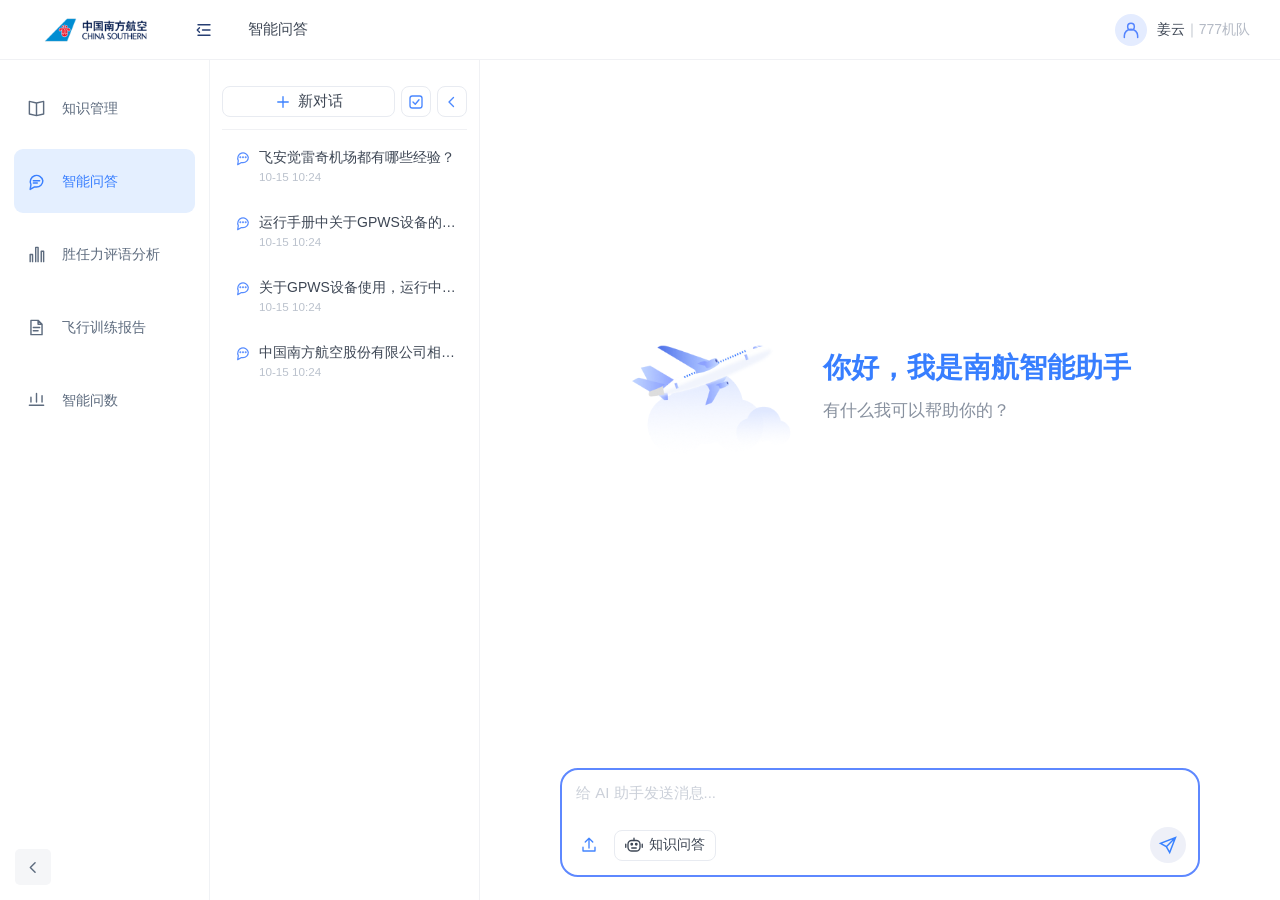
<file: qa-prototype.html>
<!doctype html><html lang="zh-CN"><head><meta charset="utf-8"><meta name="viewport" content="width=device-width,initial-scale=1"><title>南航智能问答</title><style>
*{box-sizing:border-box}body{margin:0;color:#3d4654;font:15px "PingFang SC","Microsoft YaHei",sans-serif;background:white}button,textarea{font:inherit}button{cursor:pointer;background:white;border:1px solid #e8ebf1;border-radius:8px;color:inherit}button:hover{background:#f2f6ff}button:focus-visible,textarea:focus-visible{outline:2px solid #397eff;outline-offset:2px}header{height:60px;border-bottom:1px solid #f0f1f4;display:flex;align-items:center;padding:0 30px;gap:28px}header img{width:130px;height:40px;object-fit:contain}header .menu{color:#263e72;font-size:22px}header .account{margin-left:auto;font-size:14px}.avatar{background:#e4ecff;border-radius:50%;color:#5485ff;padding:8px;margin-right:10px}.layout{display:flex;height:calc(100vh - 60px)}nav{width:210px;flex-shrink:0;border-right:1px solid #f2f3f6;padding:6px 12px;position:relative}nav button{display:flex;align-items:center;gap:16px;width:100%;height:48px;margin-bottom:4px;border:0;text-align:left;padding:0 20px;font-size:14px}nav button.active{background:#e4efff;color:#3880ff}nav svg{width:18px;height:18px;fill:none;stroke:currentColor;stroke-width:1.8}.collapse{position:absolute;bottom:15px;left:15px;width:36px;height:36px;background:#f5f6f8;border:0}.history{width:270px;flex-shrink:0;border-right:1px solid #f0f1f4;padding:26px 12px}.tools{display:flex;gap:6px;border-bottom:1px solid #f0f1f4;padding-bottom:12px}.tools button{height:31px}.new{flex:1}.blue{color:#3d82ff}.history-item{display:block;border:0;text-align:left;width:100%;padding:12px 10px;margin:7px 0;border-left:3px solid transparent;border-radius:8px;white-space:nowrap;overflow:hidden;text-overflow:ellipsis;font-size:14px}.history-item.selected{background:#f0f5ff;border-left-color:#397eff}.history-item small{display:block;color:#bbc2cd;padding-left:22px;margin-top:3px}.history-item span{color:#568cff;margin-right:9px}main{flex:1;min-width:0;position:relative;display:flex;flex-direction:column}.welcome{flex:1;display:flex;align-items:center;justify-content:center;padding-bottom:45px;gap:28px}.welcome h1{font-size:28px;color:#377eff;margin:0 0 12px}.welcome p{font-size:17px;color:#87909e;margin:0}.plane{width:165px;height:165px;object-fit:contain}.composer{margin:12px 10% 23px;border:2px solid #5e88ff;border-radius:18px;padding:12px;flex-shrink:0;background:white}.composer textarea{width:100%;height:42px;border:0;resize:none;outline:0;color:#344054;background:transparent;font-size:15px}.composer textarea::placeholder{color:#cbd0d9}.composer-bottom{display:flex;align-items:center;gap:10px}.upload{border:0;color:#4385ff;padding:5px}.retrieval{padding:5px 10px;font-size:14px}.retrieval.on{color:#397eff;background:#edf3ff;border-color:#bfd2ff}.send{margin-left:auto;width:36px;height:36px;border-radius:50%;background:#eef0f8;color:#3982ff;border:0;font-size:22px}.messages{display:none;flex:1;overflow:auto;padding:16px 10% 0 6%;scroll-behavior:smooth}.user-message{display:flex;flex-direction:column;align-items:flex-end;margin-bottom:28px}.bubble{background:#e4efff;border-radius:20px 5px 20px 20px;padding:16px}.time{color:#c1c6ce;font-size:12px;margin-top:5px}.assistant{display:flex;gap:12px}.bot{color:#3881ff;font-size:25px;padding-top:9px}.answer{border:1px solid #e7e9ee;border-radius:5px 20px 0 0;padding:14px 16px;flex:1;font-size:15px;line-height:1.9}.thinking{width:100%;text-align:left;border:0;background:#e5efff;color:#3d83ff;padding:9px 12px;margin-bottom:8px}.thought{display:none;color:#7d8a9f;font-size:13px;background:#f7faff;padding:10px}.answer p{margin:7px 0}.answer h3{font-size:16px;margin:12px 0 0}.answer ol{padding-left:22px;margin:7px 0}.answer ul{padding-left:24px}.cite{display:inline-block;border:1px solid #e0e9ff;border-radius:14px;color:#8194c7;padding:0 10px;font-size:12px;line-height:1.7}.notice{color:#8c97a7;font-size:11px;margin-top:15px}.dialog{border:1px solid #dce5f5;border-radius:12px;max-width:600px;color:#465167;line-height:1.9;padding:25px}dialog::backdrop{background:#172a4244}.dialog button{float:right;padding:4px 12px}.has-answer .welcome{display:none}.has-answer .messages{display:block}.has-answer .composer{margin-top:10px}.nav-small nav{width:70px}.nav-small nav .label{display:none}.history-hidden .history{display:none}@media(max-width:1000px){nav{width:180px}.history{width:220px}.welcome{gap:8px}.welcome h1{font-size:23px}.plane{width:120px}.composer{margin-left:6%;margin-right:6%}.answer{font-size:14px}}@media(max-width:760px){nav{width:62px;padding:6px}nav .label{display:none}nav button{padding:0 15px}.history{width:180px}.welcome{flex-direction:column}.welcome h1{font-size:20px}header{padding:0 15px;gap:15px}}

/* Shared icon geometry; navigation icons retain their original styling. */
.ui-icon{width:18px;height:18px;display:inline-block;vertical-align:middle;flex-shrink:0}
header .menu{display:flex;align-items:center;justify-content:center;border:0;width:32px;height:32px;padding:5px;background:transparent;color:#263e72}
.account{display:flex;align-items:center}.avatar{display:inline-flex;align-items:center;justify-content:center;width:32px;height:32px;padding:6px}.avatar .ui-icon{width:20px;height:20px}
.tools button{display:inline-flex;align-items:center;justify-content:center;gap:6px;padding:5px 8px}.tools .manage,.tools .hide{width:30px;color:#4b88ff}.new .blue{display:inline-flex}
.history-item>span{display:inline-flex;vertical-align:middle;margin-right:8px}.history-item .ui-icon{width:16px;height:16px}.history-item small{padding-left:24px}
.bot{display:flex;align-items:center;justify-content:center;flex:0 0 36px;height:36px;padding:8px;margin-top:3px;border:1px solid #edf2ff;border-radius:50%;box-shadow:0 2px 8px #357bff14;background:white}.bot .ui-icon{width:22px;height:22px}
.thinking{display:flex;align-items:center;gap:7px}.thinking-chevron{margin-left:auto;color:#9ba6b7;display:flex}.thinking[aria-expanded=true] .thinking-chevron{transform:rotate(180deg)}
.upload,.send{display:inline-flex;align-items:center;justify-content:center;flex-shrink:0}.upload{width:30px;height:30px}.send .ui-icon{width:20px;height:20px}.retrieval{display:inline-flex;align-items:center;gap:6px;height:31px}.retrieval>.ui-icon:last-child:not(:first-child){width:14px;height:14px}.cite .ui-icon{width:14px;height:14px;margin-right:3px;vertical-align:-2px}.attachment-name{display:block;font-size:12px;color:#667085;overflow:hidden;white-space:nowrap;text-overflow:ellipsis}.attachment-name:empty{display:none}

.search-status{display:flex;align-items:center;gap:10px;padding:20px 4px;color:#7a8ba7;font-size:14px;min-height:90px}.spinner{width:17px;height:17px;border:2px solid #dce8ff;border-top-color:#4385ff;border-radius:50%;animation:spin .85s linear infinite}.loading-dots{display:inline-flex;gap:4px}.loading-dots i{width:4px;height:4px;border-radius:50%;background:#6194f6;animation:pulse 1.2s infinite}.loading-dots i:nth-child(2){animation-delay:.2s}.loading-dots i:nth-child(3){animation-delay:.4s}.search-step{padding:3px 0}.search-step.current{color:#4c82d6}.search-step.done{color:#62758f}.source-preview{display:flex;align-items:center;gap:7px;border:1px solid #e3ebf9;background:white;border-radius:7px;margin-top:7px;padding:6px 9px;color:#6f85a7}.source-preview .ui-icon{width:15px;height:15px}.send:disabled{opacity:.5;cursor:wait}.result-block{animation:result-in .35s both}.replay-search{color:#397eff;font-size:12px;margin-top:12px;padding:5px 10px}@keyframes spin{to{transform:rotate(360deg)}}@keyframes pulse{50%{opacity:.25}}@keyframes result-in{from{opacity:0;transform:translateY(5px)}to{opacity:1;transform:none}}@media(prefers-reduced-motion:reduce){.result-block,.loading-dots i,.spinner{animation:none}}
.start-demo{display:inline-flex;align-items:center;margin-top:22px;background:#397eff;color:white;border-color:#397eff;border-radius:8px;padding:9px 18px;font-size:14px}.start-demo:hover{background:#266aeb}</style><link rel="stylesheet" href="platform-navigation.css?v=20261028-roomy2"><style>
.source-reference{margin-top:24px;border-top:1px dashed #dce2ec;padding-top:18px}.source-reference summary{cursor:pointer;color:#87909e;margin-bottom:12px}.source-reference>p{max-height:210px;overflow:auto;background:#fafbfd;padding:14px;border:1px solid #e4e8ef;border-radius:8px;font-size:13px;color:#77808e}.reference-actions{display:flex;gap:8px;margin:8px 0}.reference-actions button,.reference-actions a{font-size:12px;padding:6px 12px;color:#5383de;border:1px solid #e4eaf6;border-radius:6px;text-decoration:none;background:white}.citation-popover{position:fixed;z-index:50;width:360px;max-width:calc(100vw - 24px);padding:16px;background:white;border:1px solid #e2e7ef;border-radius:10px;box-shadow:0 10px 35px #263b6626;font-size:13px}.citation-popover[hidden]{display:none}.citation-popover .excerpt{max-height:180px;overflow:auto;line-height:1.8;color:#7b8491;margin:12px 0}.citation-popover .reference-actions{justify-content:flex-end}.citation-popover .dismiss{float:right;border:0;padding:0 4px;color:#96a0af}.reference-preview{width:min(800px,85vw);max-height:80vh;border:0;border-radius:14px;padding:24px;box-shadow:0 20px 80px #21335233}.reference-preview::backdrop{background:#15243a66}.reference-preview article{max-height:58vh;overflow:auto;line-height:1.9;padding:20px;background:#fafbfd;border:1px solid #e4e8ef;margin-top:16px}.reference-preview header{height:auto;padding:0 0 12px;gap:12px}.reference-preview header strong{flex:1}.reference-preview small{color:#8a94a3}
</style><style>.citation-popover{width:390px;max-width:calc(100vw - 32px);padding:15px 17px;border-radius:9px;border-color:#dce5f3;box-shadow:0 8px 28px #243e6726}.citation-popover>b{display:block;padding-right:20px;font-size:13px;color:#526078}.citation-popover .excerpt{font-size:12px;max-height:155px;margin:10px 0;line-height:1.85}.citation-popover.previewing .excerpt{max-height:210px}.reference-preview{display:none!important}</style><style>.reference-actions .demo-preview-click{background:#e5efff;border-color:#72a2ff;box-shadow:0 0 0 4px #397eff16;color:#2d70e8}.reference-actions [data-preview-reference]{transition:background .2s,box-shadow .2s}</style></head><body><header><img src="logo.png" alt="中国南方航空"><button class="menu" aria-label="切换会话列表"><svg class="ui-icon" viewBox="0 0 24 24" fill="none" stroke="currentColor" stroke-width="1.8" stroke-linecap="round" stroke-linejoin="round" aria-hidden="true" focusable="false"><path d="M4 5h16M10 12h10M4 19h16M6 9l-3 3 3 3"></path></svg></button><span>智能问答</span><span class="account"><span class="avatar"><svg class="ui-icon" viewBox="0 0 24 24" fill="none" stroke="currentColor" stroke-width="1.8" stroke-linecap="round" stroke-linejoin="round" aria-hidden="true" focusable="false"><circle cx="12" cy="8" r="4"></circle><path d="M4 21v-2a8 8 0 0 1 16 0v2"></path></svg></span>姜云 <span style="color:#b4bac5">｜777机队</span></span></header><div class="layout"><nav><button data-module="知识管理"><svg class="icon" viewBox="0 0 24 24" fill="none" stroke="currentColor" stroke-width="1.8" stroke-linecap="round" stroke-linejoin="round" aria-hidden="true"><path d="M12 5 3 3v16l9 2 9-2V3l-9 2Zm0 0v16"></path></svg><span class="label">知识管理</span></button><button data-module="智能问答" class="active"><svg class="icon" viewBox="0 0 24 24" fill="none" stroke="currentColor" stroke-width="1.8" stroke-linecap="round" stroke-linejoin="round" aria-hidden="true"><path d="M20 11a8 8 0 0 1-8 8H9l-5 3 1-6a8 8 0 1 1 15-5Z"></path><path d="M8 11h8M8 14h5"></path></svg><span class="label">智能问答</span></button><button data-module="胜任力评语分析"><svg class="icon" viewBox="0 0 24 24" fill="none" stroke="currentColor" stroke-width="1.8" stroke-linecap="round" stroke-linejoin="round" aria-hidden="true"><path d="M4 21V12h3v9m4 0V3h3v18m4 0V8h3v13"></path></svg><span class="label">胜任力评语分析</span></button><button data-module="飞行训练报告"><svg class="icon" viewBox="0 0 24 24" fill="none" stroke="currentColor" stroke-width="1.8" stroke-linecap="round" stroke-linejoin="round" aria-hidden="true"><path d="M14 3H5v18h14V8l-5-5ZM14 3v5h5M8 12h8M8 16h6"></path></svg><span class="label">飞行训练报告</span></button><button data-module="智能问数"><svg class="icon" viewBox="0 0 24 24" fill="none" stroke="currentColor" stroke-width="1.8" stroke-linecap="round" stroke-linejoin="round" aria-hidden="true"><path d="M3 18h18M5 14V8m7 6V3m7 11V6"></path></svg><span class="label">智能问数</span></button><button class="collapse" aria-label="折叠导航"><svg class="icon" viewBox="0 0 24 24" fill="none" stroke="currentColor" stroke-width="1.8" stroke-linecap="round" stroke-linejoin="round" aria-hidden="true"><path d="m14 6-6 6 6 6"></path></svg></button></nav><aside class="history"><div class="tools"><button class="new"><span class="blue"><svg class="ui-icon" viewBox="0 0 24 24" fill="none" stroke="currentColor" stroke-width="1.8" stroke-linecap="round" stroke-linejoin="round" aria-hidden="true" focusable="false"><path d="M12 5v14M5 12h14"></path></svg></span> 新对话</button><button class="manage" aria-label="管理会话"><svg class="ui-icon" viewBox="0 0 24 24" fill="none" stroke="currentColor" stroke-width="1.8" stroke-linecap="round" stroke-linejoin="round" aria-hidden="true" focusable="false"><rect x="4" y="4" width="16" height="16" rx="3"></rect><path d="m8 12 3 3 5-6"></path></svg></button><button class="hide" aria-label="收起会话列表"><svg class="ui-icon" viewBox="0 0 24 24" fill="none" stroke="currentColor" stroke-width="1.8" stroke-linecap="round" stroke-linejoin="round" aria-hidden="true" focusable="false"><path d="m14 6-6 6 6 6"></path></svg></button></div><div id="history-list"></div></aside><main><div class="welcome"><img class="plane" src="assets/image-plane.png" alt="飞机与云朵"><div><h1>你好，我是南航智能助手</h1><p>有什么我可以帮助你的？</p></div></div><div class="messages"><div class="user-message"><div class="bubble"></div><div class="time">15:34</div></div><div class="assistant"><div class="bot" aria-label="智能助手"><svg class="ui-icon" viewBox="0 0 24 24" fill="none" stroke="currentColor" stroke-width="1.8" stroke-linecap="round" stroke-linejoin="round" aria-hidden="true" focusable="false"><rect x="4" y="6" width="16" height="14" rx="5"></rect><path d="M12 3v3M1 11v4M23 11v4M9 16h6"></path><circle cx="9" cy="11" r="1"></circle><circle cx="15" cy="11" r="1"></circle></svg></div><article class="answer"><button class="thinking" aria-expanded="false"><svg class="ui-icon" viewBox="0 0 24 24" fill="none" stroke="currentColor" stroke-width="1.8" stroke-linecap="round" stroke-linejoin="round" aria-hidden="true" focusable="false"><circle cx="12" cy="12" r="9"></circle><path d="M12 7v5l3 2"></path></svg><span class="thinking-label">思考过程 展开</span><span class="thinking-chevron"><svg class="ui-icon" viewBox="0 0 24 24" fill="none" stroke="currentColor" stroke-width="1.8" stroke-linecap="round" stroke-linejoin="round" aria-hidden="true" focusable="false"><path d="m6 9 6 6 6-6"></path></svg></span></button><div class="thought">检索深圳出勤相关资料，整理乘车、准备与报到要求并关联来源。</div><div id="answer-content"></div></article></div></div><form class="composer"><textarea aria-label="给AI助手发送消息" placeholder="给 AI 助手发送消息..."></textarea><div class="composer-bottom"><button type="button" class="upload" aria-label="上传附件"><svg class="ui-icon" viewBox="0 0 24 24" fill="none" stroke="currentColor" stroke-width="1.8" stroke-linecap="round" stroke-linejoin="round" aria-hidden="true" focusable="false"><path d="M12 16V3m-5 5 5-5 5 5M4 15v5h16v-5"></path></svg></button><button type="button" class="retrieval" aria-pressed="false"><svg class="ui-icon" viewBox="0 0 24 24" fill="none" stroke="currentColor" stroke-width="1.8" stroke-linecap="round" stroke-linejoin="round" aria-hidden="true" focusable="false"><rect x="4" y="6" width="16" height="14" rx="5"></rect><path d="M12 3v3M1 11v4M23 11v4M9 16h6"></path><circle cx="9" cy="11" r="1"></circle><circle cx="15" cy="11" r="1"></circle></svg><span>知识问答</span></button><button class="send" aria-label="发送"><svg class="ui-icon" viewBox="0 0 24 24" fill="none" stroke="currentColor" stroke-width="1.8" stroke-linecap="round" stroke-linejoin="round" aria-hidden="true" focusable="false"><path d="m21 3-7 18-4-7-7-4 18-7ZM10 14 21 3"></path></svg></button></div><span class="attachment-name" aria-live="polite"></span><input type="file" hidden=""></form></main></div><dialog class="dialog"><button class="close-dialog">关闭</button><h3 id="dialog-title"></h3><div id="dialog-body"></div></dialog><script>
const icons={"bot": "<svg class=\"ui-icon\" viewBox=\"0 0 24 24\" fill=\"none\" stroke=\"currentColor\" stroke-width=\"1.8\" stroke-linecap=\"round\" stroke-linejoin=\"round\" aria-hidden=\"true\" focusable=\"false\"><rect x=\"4\" y=\"6\" width=\"16\" height=\"14\" rx=\"5\"/><path d=\"M12 3v3M1 11v4M23 11v4M9 16h6\"/><circle cx=\"9\" cy=\"11\" r=\"1\"/><circle cx=\"15\" cy=\"11\" r=\"1\"/></svg>", "x": "<svg class=\"ui-icon\" viewBox=\"0 0 24 24\" fill=\"none\" stroke=\"currentColor\" stroke-width=\"1.8\" stroke-linecap=\"round\" stroke-linejoin=\"round\" aria-hidden=\"true\" focusable=\"false\"><path d=\"m6 6 12 12M18 6 6 18\"/></svg>", "file": "<svg class=\"ui-icon\" viewBox=\"0 0 24 24\" fill=\"none\" stroke=\"currentColor\" stroke-width=\"1.8\" stroke-linecap=\"round\" stroke-linejoin=\"round\" aria-hidden=\"true\" focusable=\"false\"><path d=\"M14 3H5v18h14V8l-5-5ZM14 3v5h5M8 12h8M8 16h6\"/></svg>"};
const $=s=>document.querySelector(s);let selected=false;const question='我明天坐车去深圳执行航班，有什么相关要求？';const initialHistory=['飞安觉雷奇机场都有哪些经验？','运行手册中关于GPWS设备的要求','关于GPWS设备使用，运行中有哪些注意事项？','中国南方航空股份有限公司相关运行资料'];let currentHistoryQuestion='';
const response=`<p>相关要求如下：</p><ul><li>广州到深圳固定发车时间为 <b>09:30 和 14:30</b>。机组需根据航班起飞时间电话预定车辆，并向机队值班员报备。航班起飞时刻以 <b>05:50</b> 为分界：起飞时间在05:50之前的上午发车，之后的下午发车，且需保证 <b>10 小时</b>机组休息期。车队联系人为钟仲均，电话 <b>13826088575</b>。</li><li>发车前 <b>30 分钟</b>，机组应到准备室确认任务书、单据、护照、飞行装具等飞行资料齐全；禁止自驾前往深圳。</li><li>到达深圳后入住 <b>运保楼</b>，用餐在二楼自助餐厅。有疑问可联系24小时服务电话 <b>4008306777</b>。准备室在运保楼一楼大厅，机组需在准备室签到机上进行签到和酒测，入座后签派员会前来讲解。</li><li>航班准备和发车时间要求：国内航班提前 <b>90 分钟</b>，建议提前 <b>100 分钟</b>以保证充足准备时间；发车时间建议起飞前 <b>80 分钟</b>，停卫星厅等较远机位时建议提前 <b>85 分钟</b>。国际航班建议提前 <b>2 个半小时</b>进行直接准备，提前 <b>2 小时</b>发车进场。深圳车队电话为 <b>075527775190</b>，正常航班无需提前电话预定。</li><li>机组需坐车前往 <b>T3 航站楼</b>过关，全程有地服人员引导，联系电话：<b>075523453736</b>，手机 <b>16620985057</b>。</li><li>证件相关要求：需携带有效护照，免签；禁止携带电子烟、诋毁君主制的出版物、生肉制品。边检流程中海关需签字，航班量大时易拥堵，建议提前到达。</li><li>深圳运行已取消《机组具体相关信息》、《机组进港信息填报表》和护照照片。 <button class="cite" data-source="驻外过夜指引（第一版）.pdf" aria-label="查看引用1">[1]</button></li><li>相关值班电话：飞行部前场值班 <b>16620989787</b>；运行管理室值班 <b>16620980871</b>；签派 <b>0755-29777605 / 29777606</b>。</li></ul><p><button class="cite" data-source="驻外过夜指引（第一版）.pdf">[1] 驻外过夜指引（第一版）.pdf</button></p><details open class="source-reference"><summary>引用出处</summary><b>驻外过夜指引（第一版）.pdf</b><p>广州到深圳固定发车时间为 <b>09:30 和 14:30</b>。机组需根据航班起飞时间电话预定车辆，并向机队值班员报备。航班起飞时刻以 <b>05:50</b> 为分界：起飞时间在05:50之前的上午发车，之后的下午发车，且需保证 <b>10 小时</b>机组休息期。车队联系人为钟仲均，电话 <b>13826088575</b>。<br>发车前 <b>30 分钟</b>，机组应到准备室确认任务书、单据、护照、飞行装具等飞行资料齐全；禁止自驾前往深圳。<br>到达深圳后入住 <b>运保楼</b>，用餐在二楼自助餐厅。有疑问可联系24小时服务电话 <b>4008306777</b>。准备室在运保楼一楼大厅，机组需在准备室签到机上进行签到和酒测，入座后签派员会前来讲解。<br>航班准备和发车时间要求：国内航班提前 <b>90 分钟</b>，建议提前 <b>100 分钟</b>以保证充足准备时间；发车时间建议起飞前 <b>80 分钟</b>，停卫星厅等较远机位时建议提前 <b>85 分钟</b>。国际航班建议提前 <b>2 个半小时</b>进行直接准备，提前 <b>2 小时</b>发车进场。深圳车队电话为 <b>075527775190</b>，正常航班无需提前电话预定。<br>机组需坐车前往 <b>T3 航站楼</b>过关，全程有地服人员引导，联系电话：<b>075523453736</b>，手机 <b>16620985057</b>。<br>证件相关要求：需携带有效护照，免签；禁止携带电子烟、诋毁君主制的出版物、生肉制品。边检流程中海关需签字，航班量大时易拥堵，建议提前到达。<br>深圳运行已取消《机组具体相关信息》、《机组进港信息填报表》和护照照片。 [1]<br>相关值班电话：飞行部前场值班 <b>16620989787</b>；运行管理室值班 <b>16620980871</b>；签派 <b>0755-29777605 / 29777606</b>。</p></details>`;
const recordedThought="我们需要回答用户中文问题：“我明天坐车去深圳执行航班，有什么相关要求？”必须根据知识检索内容直接回答，不编造；信息不足写没有相关知识。需要标注来源编号 [1]。内容来自给定检索内容，只有一个编号[1]。需要提取与“明天坐车去深圳执行航班”的相关要求：广州——深圳流程、发车时间、预定车辆、报备、提前到达准备室、资料、禁止自驾、入住、用餐、准备室签到酒测、国内/国际航班准备和发车时间、深圳车队电话、T3过关地服引导电话、值班电话。深圳运行取消表格等；也可能包括证件要求（有效护照免签、禁止携带物品、边检流程）如果执行航班去深圳？用户说坐车去深圳执行航班，可能广州去深圳机组地面交通，需要组织回答。\n注意“明天坐车去深圳执行航班”可能指执行航班，去深圳。我们应给相关要求：固定发车时间09:30和14:30，机组根据航班起飞时间电话预定车辆并向机队值班员报备；起飞时刻05:50为分界，之前上午发车之后下午发车，需保证10小时机组休息期；车队联系人钟仲均13826088575。发车前30分钟机组到准备室确认任务书、单据、护照、飞行装具等资料齐全，禁止自驾前往深圳。到达深圳后入住运保楼，用餐二楼自助餐厅，24h服务电话4008306777。准备室在运保楼一楼大厅，机组需在准备室签到机上进行签到和酒测，入座后签派员会前来讲解。国内航班提前90分钟（建议提前100分钟），发车时间建议起飞前80分钟（坪卫星厅等较远机位建议提前85分钟）。国际航班建议提前2小时直接准备，提前2小时发车进场。深圳车队电话075527775190，正常航班无需提前电话预定。机组坐车前往T3航站楼过关，全程有地服人员引导。证件：有效护照（免签），禁止携带电子烟、诋毁君主制的出版物、生肉制品；边检海关需签字，航班量大易拥堵，建议提前到达。深圳运行已取消《机组具体相关信息》、《机组进港信息填报表》和护照照片。按照检索内容列出要求，并标注[1]。\n需要注意：用户说“明天”，但没有具体航班起飞时间，因此不能给出具体几点，只能给规则：按航班起飞时间电话预定车辆，05:50分界，保证10小时休息期。也提到正常航班无需提前电话预定，但固定发车时间需要机组根据航班起飞时间电话预定车辆。我们按原文：广州到深圳固定发车09:30/14:30，机组根据航班起飞时间电话预定车辆并向机队值班员报备；深圳车队正常航班无需提前电话预定。";
function renderHistory(answered=false){$('#history-list').innerHTML=(currentHistoryQuestion?[currentHistoryQuestion,...initialHistory]:initialHistory).map((x,i)=>`<button class="history-item ${currentHistoryQuestion&&i===0?'selected':''}" title="${x}"><span><svg class="ui-icon" viewBox="0 0 24 24" fill="none" stroke="currentColor" stroke-width="1.8" stroke-linecap="round" stroke-linejoin="round" aria-hidden="true" focusable="false"><path d="M20 11a8 8 0 0 1-8 8H9l-5 3 1-6a8 8 0 1 1 15-5Z"/><circle cx="8" cy="11" r=".6"/><circle cx="12" cy="11" r=".6"/><circle cx="16" cy="11" r=".6"/></svg></span>${x}<small>${currentHistoryQuestion&&i===0?'15:34':'10-15 10:24'}</small></button>`).join('');document.querySelectorAll('.history-item').forEach(b=>b.onclick=()=>showAnswer(b.title));}
function setRetrieval(value){selected=value;$('.retrieval').classList.toggle('on',value);$('.retrieval').setAttribute('aria-pressed',value);$('.retrieval').innerHTML=icons.bot+'<span>知识问答</span>'+(value?icons.x:'');}
function showAnswer(q=question){cancelSearch();currentHistoryQuestion=q;document.body.classList.add('has-answer');$('.bubble').textContent=q;$('.thought').textContent=recordedThought;$('.thought').style.whiteSpace='pre-wrap';$('#answer-content').innerHTML=q===question?response:`<p>请选择知识库后提问。</p><p>选择下方问题，查看回复与引用依据。</p><button class="example">${question}</button>`;$('.example')?.addEventListener('click',()=>showAnswer(question));$('.composer textarea').value='';setRetrieval(true);renderHistory(true);$('.messages').scrollTop=0;}
function reset(){cancelSearch();currentHistoryQuestion='';$('.thought').style.display='none';$('.thinking').setAttribute('aria-expanded','false');$('.thinking-label').textContent='思考过程 展开';document.body.classList.remove('has-answer');$('.composer textarea').value='';setRetrieval(false);renderHistory();}

let searchTimers=[],searchRun=0;
function cancelSearch(){stopAnswerWalkthrough();searchRun++;searchTimers.forEach(clearTimeout);searchTimers=[];document.body.classList.remove('searching');$('.send').disabled=false;$('.composer textarea').disabled=false;$('.answer').setAttribute('aria-busy','false');}
function runDemo(){reset();const run=searchRun;setRetrieval(true);for(let i=0;i<=question.length;i++){searchTimers.push(setTimeout(()=>{if(run!==searchRun)return;$('.composer textarea').value=question.slice(0,i);},350+i*65));}searchTimers.push(setTimeout(()=>{if(run===searchRun)beginSearch(question)},500+question.length*65));}
function prepareDemo(t){if(document.body.classList.contains('has-answer'))return;if(t>=2)setRetrieval(true);if(t>=3){const length=Math.min(question.length,Math.floor((t-3)*question.length/1.5));$('.composer textarea').value=question.slice(0,length);}}
function beginSearch(q=question){
 cancelSearch();const run=searchRun;
 document.body.classList.add('has-answer','searching');setRetrieval(true);currentHistoryQuestion=q;renderHistory(true);
 $('.bubble').textContent=q;$('.composer textarea').value='';$('.composer textarea').disabled=true;$('.send').disabled=true;
 $('.answer').setAttribute('aria-busy','true');$('.thinking-label').textContent='正在检索知识库';
 $('.thought').style.display='block';$('.thinking').setAttribute('aria-expanded','true');
 $('.thought').textContent=recordedThought.slice(0,160);$('.thought').style.whiteSpace='pre-wrap';
 $('#answer-content').innerHTML='<div class="search-status" role="status"><span class="spinner"></span><span class="search-status-text">正在检索相关资料</span><span class="loading-dots"><i></i><i></i><i></i></span></div>';
 $('.messages').scrollTop=0;
 function after(ms,fn){searchTimers.push(setTimeout(()=>{if(run===searchRun)fn()},ms));}
 after(1100,()=>{
 $('.thinking-label').textContent='已检索到相关资料';
 $('.thought').textContent=recordedThought.slice(0,650);
 $('.search-status-text').textContent='正在关联引用依据';
 });
 after(2300,()=>{
 $('.thinking-label').textContent='正在整理回答';
 $('.thought').textContent=recordedThought;
 $('.search-status-text').textContent='正在生成结构化回复';
 });
 after(3500,()=>{
 showAnswer(q);$('.thinking-label').textContent='思考过程 展开';$('.thinking').setAttribute('aria-expanded','false');$('.thought').style.display='none';
 const content=$('#answer-content');const blocks=[...content.children];blocks.forEach((block,i)=>{block.classList.add('result-block');block.style.animationDelay=Math.min(i*70,600)+'ms';});
 const replay=document.createElement('button');replay.className='replay-search';replay.type='button';replay.textContent='重新演示检索过程';replay.onclick=()=>beginSearch(q);content.append(replay);startAnswerWalkthrough();
 });
}


let walkthroughFrame=0,walkthroughTimers=[],walkthroughStopped=true;
function stopAnswerWalkthrough(){walkthroughStopped=true;cancelAnimationFrame(walkthroughFrame);walkthroughTimers.forEach(clearTimeout);walkthroughTimers=[];if(typeof referencePopover!=='undefined')referencePopover.hidden=true;if(typeof referencePreview!=='undefined'&&referencePreview.open)referencePreview.close();}
function startAnswerWalkthrough(){stopAnswerWalkthrough();walkthroughStopped=false;const area=document.querySelector('.messages');
 function later(ms,fn){walkthroughTimers.push(setTimeout(()=>{if(!walkthroughStopped)fn();},ms));}
 later(1700,()=>{const start=area.scrollTop,target=Math.max(0,area.scrollHeight-area.clientHeight);const duration=Math.max(6500,Math.min(12000,(target-start)*10));const begin=performance.now();function advance(now){if(walkthroughStopped)return;const t=Math.min(1,(now-begin)/duration);const eased=t*t*(3-2*t);area.scrollTop=start+(target-start)*eased;if(t<1){walkthroughFrame=requestAnimationFrame(advance);}else{later(800,()=>{const cite=document.querySelector('#answer-content [data-source]');if(cite)openReferencePopover(cite);later(2400,()=>{referencePreview.querySelector('article').innerHTML=referenceContent();referencePopover.hidden=true;referencePreview.showModal();later(4200,()=>{if(referencePreview.open)referencePreview.close();});});});}}walkthroughFrame=requestAnimationFrame(advance);});}
['wheel','touchstart','pointerdown','keydown'].forEach(type=>document.addEventListener(type,()=>{if(!walkthroughStopped)stopAnswerWalkthrough();},{passive:true,capture:true}));
$('.new').onclick=reset;$('.retrieval').onclick=()=>setRetrieval(!selected);$('.composer').onsubmit=e=>{e.preventDefault();beginSearch($('.composer textarea').value.trim()||question)};$('.composer textarea').onkeydown=e=>{if(e.key==='Enter'&&!e.shiftKey){e.preventDefault();$('.composer').requestSubmit()}};$('.thinking').onclick=()=>{let open=$('.thinking').getAttribute('aria-expanded')!=='true';$('.thinking').setAttribute('aria-expanded',open);$('.thought').style.display=open?'block':'none';$('.thinking-label').textContent=open?'思考过程 收起':'思考过程 展开';};$('.collapse').onclick=()=>document.body.classList.toggle('nav-small');$('.hide').onclick=()=>document.body.classList.toggle('history-hidden');$('.menu').onclick=()=>document.body.classList.toggle('history-hidden');$('.upload').onclick=()=>$('input[type=file]').click();$('input[type=file]').onchange=e=>{const f=e.target.files[0];if(f){$('.upload').innerHTML=icons.file;$('.attachment-name').textContent=f.name;$('.upload').title=f.name}};function dialog(title,body){$('#dialog-title').textContent=title;$('#dialog-body').textContent=body;$('dialog').showModal()}$('.close-dialog').onclick=()=>$('dialog').close();$('.manage').onclick=()=>{dialog('会话管理','点击新对话可以开始新的问答；左侧历史会话可切换查看。')};document.querySelectorAll('[data-module]').forEach(b=>b.onclick=()=>parent.postMessage({type:'qa-navigate',module:b.dataset.module},location.origin==='null'?'*':location.origin));window.qaReference={showAnswer:beginSearch,reset,prepareDemo,runDemo};

const referencePopover=document.createElement('section');referencePopover.className='citation-popover';referencePopover.hidden=true;referencePopover.setAttribute('aria-label','知识引用摘要');document.body.append(referencePopover);
const referencePreview=document.createElement('dialog');referencePreview.className='reference-preview';referencePreview.innerHTML='<header><strong>驻外过夜指引（第一版）.pdf</strong><button type="button" class="preview-close" aria-label="关闭预览">关闭</button></header><small>引用内容</small><article></article>';document.body.append(referencePreview);
let excerptDownloadUrl='';
function referenceContent(){return document.querySelector('.source-reference>p')?.innerHTML||'';}
function referenceActions(){if(excerptDownloadUrl)URL.revokeObjectURL(excerptDownloadUrl);excerptDownloadUrl=URL.createObjectURL(new Blob(['驻外过夜指引（第一版）—引用摘录\n\n'+(document.querySelector('.source-reference>p')?.innerText||'')],{type:'text/plain;charset=utf-8'}));return '<div class="reference-actions"><button type="button" data-preview-reference>◉ 预览</button><a href="'+excerptDownloadUrl+'" download="驻外过夜指引（第一版）_引用摘录.txt">↓ 下载摘录</a></div>';}
function attachReferenceActions(){const panel=document.querySelector('.source-reference');if(panel&&!panel.querySelector('.reference-actions'))panel.insertAdjacentHTML('beforeend',referenceActions());}
const referenceObserver=new MutationObserver(attachReferenceActions);referenceObserver.observe(document.getElementById('answer-content'),{childList:true,subtree:true});
function openReferencePopover(anchor){referencePopover.innerHTML='<button type="button" class="dismiss" aria-label="关闭引用摘要">×</button><b>▣ 驻外过夜指引（第一版）.pdf</b><div class="excerpt">'+referenceContent()+'</div>'+referenceActions();referencePopover.hidden=false;const rect=anchor.getBoundingClientRect();const width=referencePopover.offsetWidth,height=referencePopover.offsetHeight;referencePopover.style.left=Math.max(12,Math.min(rect.left,innerWidth-width-12))+'px';referencePopover.style.top=Math.max(12,rect.top-height-8>=12?rect.top-height-8:Math.min(rect.bottom+8,innerHeight-height-12))+'px';}
document.addEventListener('click',e=>{const cite=e.target.closest('[data-source]');if(cite){const area=$('.messages');area.scrollTo({top:area.scrollHeight,behavior:'smooth'});const panel=$('.source-reference');if(panel)panel.open=true;return;}if(e.target.closest('[data-preview-reference]')){const anchor=e.target.closest('[data-preview-reference]');if(anchor)openReferencePopover(anchor);referencePopover.classList.add('previewing');return;}if(e.target.closest('.dismiss')||!e.target.closest('.citation-popover'))referencePopover.hidden=true;});
referencePreview.querySelector('.preview-close').onclick=()=>referencePreview.close();referencePreview.addEventListener('click',e=>{if(e.target===referencePreview)referencePreview.close();});document.addEventListener('keydown',e=>{if(e.key==='Escape')referencePopover.hidden=true;});document.querySelector('.messages').addEventListener('scroll',()=>referencePopover.hidden=true);window.addEventListener('resize',()=>referencePopover.hidden=true);
// Visible retrieval progress for the recorded QA flow, synchronized to scene time.
const progressSummary='正在理解问题：明天乘车前往深圳执行航班，需要查询哪些相关要求？\n\n正在检索知识库，查找驻外过夜、机组交通和航班准备相关资料。\n\n已找到《驻外过夜指引（第一版）》中的相关内容，正在核对发车安排、准备时间和证件要求。\n\n正在整理检索结果，并关联来源编号，便于查看原文和核对依据。';
let typingFrame=0,typingToken=0,thoughtFolded=false;
const priorCancelSearch=cancelSearch;
cancelSearch=function(){typingToken++;cancelAnimationFrame(typingFrame);priorCancelSearch();$('.send').classList.remove('stop-generation');$('.send').setAttribute('aria-label','发送');$('.send').type='submit';$('.send').innerHTML='<svg class="ui-icon" viewBox="0 0 24 24" fill="none" stroke="currentColor" stroke-width="1.8"><path d="m21 3-7 18-4-7-7-4 18-7ZM10 14 21 3"/></svg>';};
function thinkingState(q,progress){document.body.classList.add('has-answer','searching');setRetrieval(true);$('.bubble').textContent=q;$('.composer textarea').value='';$('.answer').setAttribute('aria-busy','true');$('.thinking-label').textContent='正在思考';$('.thinking').setAttribute('aria-expanded',String(!thoughtFolded));$('.thought').style.display=thoughtFolded?'none':'block';$('.thought').style.whiteSpace='pre-wrap';$('.thought').textContent=progressSummary.slice(0,Math.max(1,Math.floor(progress*progressSummary.length)));$('.thought').scrollTop=$('.thought').scrollHeight;$('#answer-content').innerHTML='<div class="qa-progress-status" role="status"><span class="spinner"></span>'+['正在检索相关资料','正在核对来源依据','正在整理回答'][Math.min(2,Math.floor(progress*3))]+'</div>';$('.send').disabled=false;$('.send').type='button';$('.send').classList.add('stop-generation');$('.send').setAttribute('aria-label','停止生成');$('.send').innerHTML='<span class="stop-square"></span>';$('.send').onclick=()=>{if(!document.body.classList.contains('searching'))return;cancelSearch();$('.thinking-label').textContent='已停止';$('.thinking').setAttribute('aria-expanded','true');$('#answer-content').innerHTML='<p class="generation-stopped">已停止生成，可重新发送问题。</p>';};$('.messages').scrollTop=0;}
function finishThinking(q){showAnswer(q);$('.thought').textContent=progressSummary;$('.thought').style.display='none';$('.thinking').setAttribute('aria-expanded','false');$('.thinking-label').textContent='思考过程';$('#answer-content').classList.add('answer-revealed');}
beginSearch=function(q=question){thoughtFolded=false;$('#answer-content').classList.remove('answer-revealed');cancelSearch();currentHistoryQuestion=q;renderHistory(true);const token=typingToken,begin=performance.now();$('.composer textarea').disabled=true;function advance(now){if(token!==typingToken)return;const progress=Math.min(1,(now-begin)/9000);thinkingState(q,progress);if(progress<1)typingFrame=requestAnimationFrame(advance);else{finishThinking(q);startAnswerWalkthrough();}}typingFrame=requestAnimationFrame(advance);};
$('.composer').onsubmit=e=>{e.preventDefault();const q=$('.composer textarea').value.trim();if(q)beginSearch(q);};$('.composer textarea').onkeydown=e=>{if(e.key==='Enter'&&!e.shiftKey&&!e.isComposing){e.preventDefault();$('.composer').requestSubmit();}};
$('.thinking').onclick=()=>{const open=$('.thinking').getAttribute('aria-expanded')!=='true';thoughtFolded=!open;$('.thinking').setAttribute('aria-expanded',open);$('.thought').style.display=open?'block':'none';$('.thinking-label').textContent=document.body.classList.contains('searching')?'正在思考':'思考过程';};
let qaTimelineStage=-1,qaTimelineTime=-1;
function qaDemoAt(t){const stage=t<3?0:t<5?1:t<15?2:t<22?3:t<24?4:t<27?5:6;if(t<qaTimelineTime){qaTimelineStage=-1;cancelSearch();referencePopover.hidden=true;if(referencePreview.open)referencePreview.close();}qaTimelineTime=t;
 if(stage!==qaTimelineStage){cancelSearch();if(stage===0||stage===1){reset();setRetrieval(t>=2);}if(stage===2){thoughtFolded=false;currentHistoryQuestion=question;renderHistory(true);$('#answer-content').classList.remove('answer-revealed');}if(stage>=3){finishThinking(question);attachReferenceActions();}qaTimelineStage=stage;}
 if(stage===0){if(t>=2)setRetrieval(true);return;}if(stage===1){$('.composer textarea').value=question.slice(0,Math.floor((t-3)/2*question.length));return;}if(stage===2){thinkingState(question,(t-5)/10);return;}
 const area=$('.messages');area.scrollTop=Math.min(1,Math.max(0,(t-16)/5))*(area.scrollHeight-area.clientHeight);
 if(stage===4||stage===5){
  const panel=$('.source-reference');if(panel)panel.open=true;
  area.scrollTop=area.scrollHeight;
  const preview=$('#answer-content [data-preview-reference]');
  if(preview){preview.classList.toggle('demo-preview-click',stage===5);if(stage===5)openReferencePopover(preview);else referencePopover.hidden=true;}
 }else referencePopover.hidden=true;
 if(referencePreview.open)referencePreview.close();
}
const qaReset=reset;reset=function(){qaTimelineStage=-1;qaTimelineTime=-1;qaReset();};
window.qaReference={showAnswer:beginSearch,reset,prepareDemo,runDemo,demoAt:qaDemoAt};
const thinkingStyle=document.createElement('style');thinkingStyle.textContent=`.answer .thinking{background:#e0efff;color:#5084cc;padding:10px 13px;border-radius:7px 7px 0 0;margin-bottom:0;width:100%;border:0;font-size:13px}.thinking-label{display:flex;align-items:center;gap:8px}.searching .thinking-label:before{content:'';width:13px;height:13px;border:2px solid #8cb6ef;border-top-color:#3d7de0;border-radius:50%;animation:qa-thinking-spin .8s linear infinite}.searching .thinking-label:after{content:'…';display:inline-block;width:18px;overflow:hidden;vertical-align:bottom;animation:qa-thinking-dots 1.4s steps(4,end) infinite}.answer .thought{max-height:270px;overflow:auto;padding:13px 16px;border:1px solid #e8eef7;border-top:0;background:#fbfdff;color:#8793a3;font-size:12px;line-height:1.9;scrollbar-width:thin;scroll-behavior:smooth;overflow-wrap:anywhere}.searching .thought:after{content:'▍';color:#6a97e0;animation:qa-cursor .8s steps(2,end) infinite}.qa-progress-status{display:flex;align-items:center;gap:9px;color:#8493a8;font-size:12px;padding:14px 8px}.stop-generation{background:#ffe3e7!important;color:#b77483!important}.stop-square{display:block;width:12px;height:12px;background:#b87283;border-radius:3px}.answer-revealed{animation:qa-answer-in .4s ease-out}.generation-stopped{font-size:13px;color:#98a2b3;padding:14px}.retrieval.on{background:#5c6fe8!important;border-color:#5c6fe8!important;color:white!important}.answer{min-width:0}.searching .answer{padding:10px}.searching .messages{scroll-behavior:auto}@keyframes qa-thinking-spin{to{transform:rotate(360deg)}}@keyframes qa-thinking-dots{from{width:0}to{width:18px}}@keyframes qa-cursor{50%{opacity:0}}@keyframes qa-answer-in{from{opacity:.3;transform:translateY(8px)}to{opacity:1;transform:none}}@media(prefers-reduced-motion:reduce){.answer-revealed,.searching .thinking-label:before,.searching .thinking-label:after,.searching .thought:after{animation:none}.answer .thought{scroll-behavior:auto}}`;
document.head.append(thinkingStyle);

reset();
</script>
</body></html>
</file>
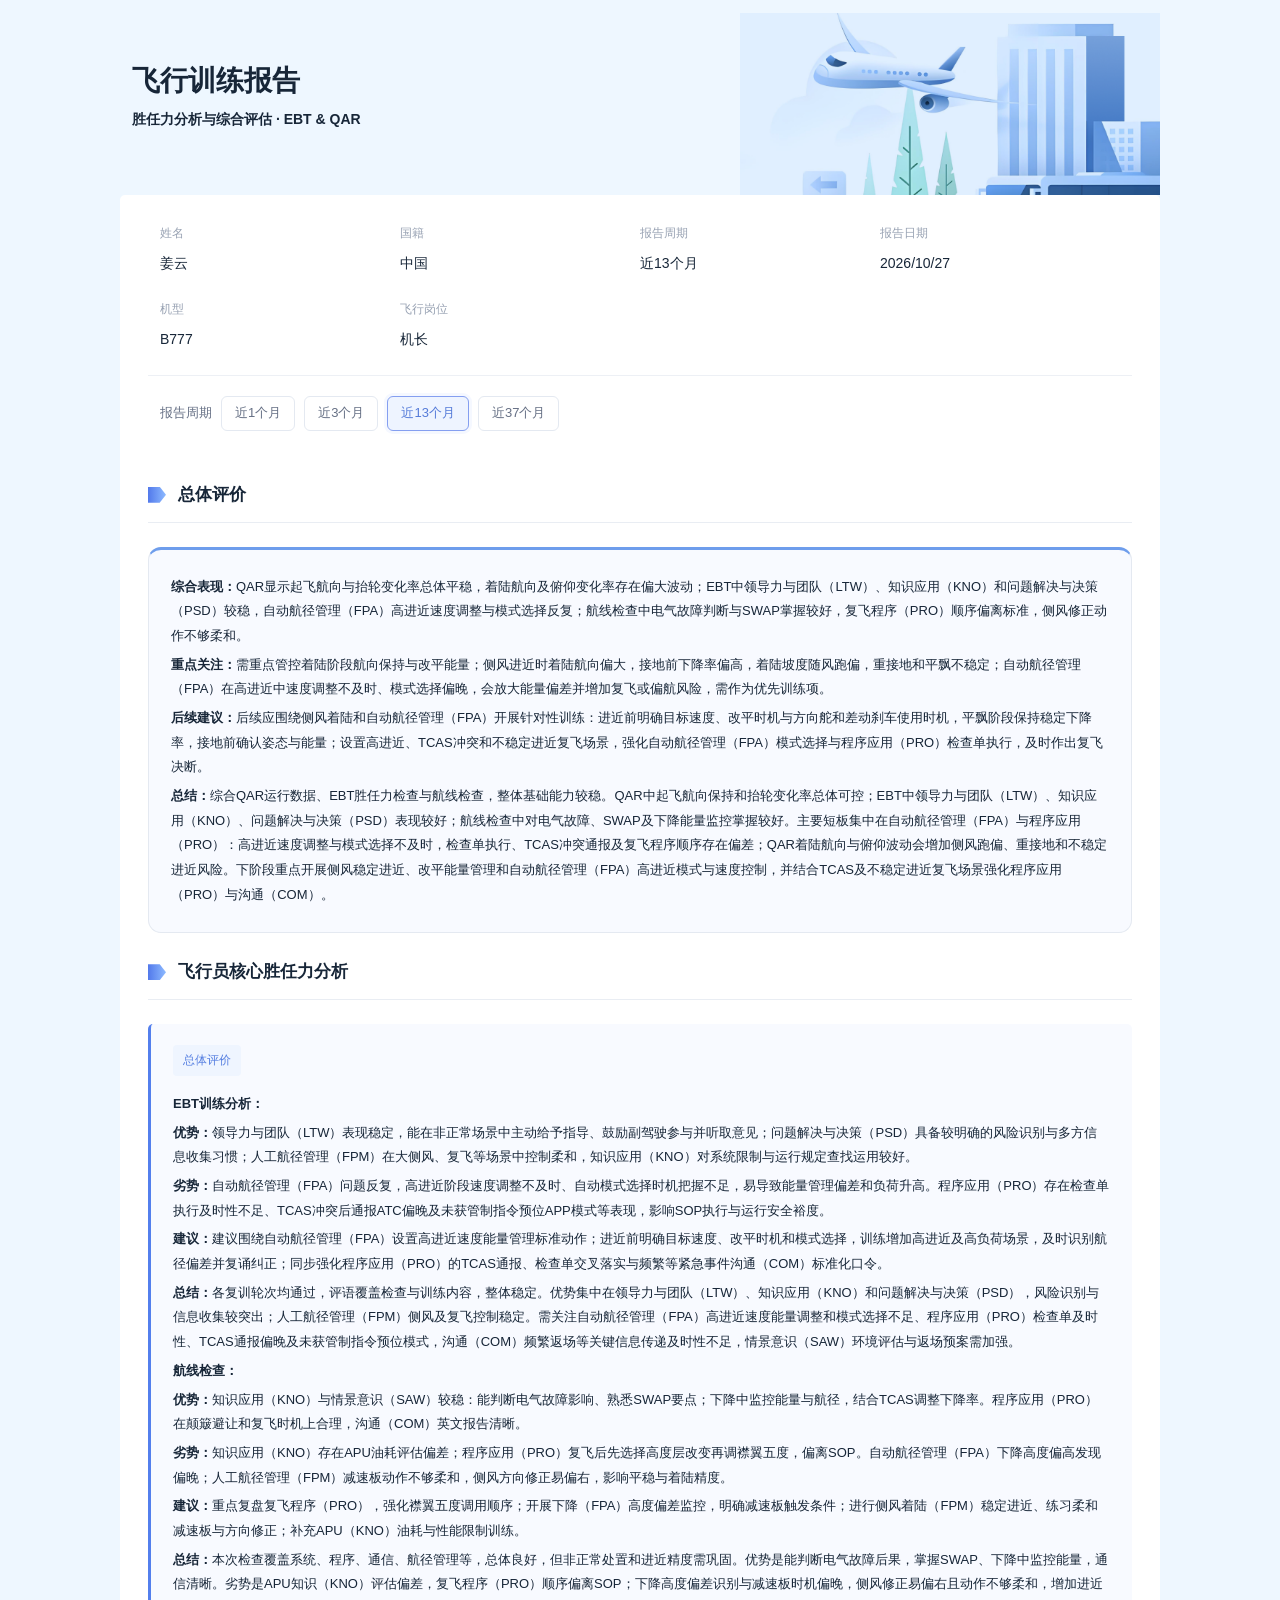
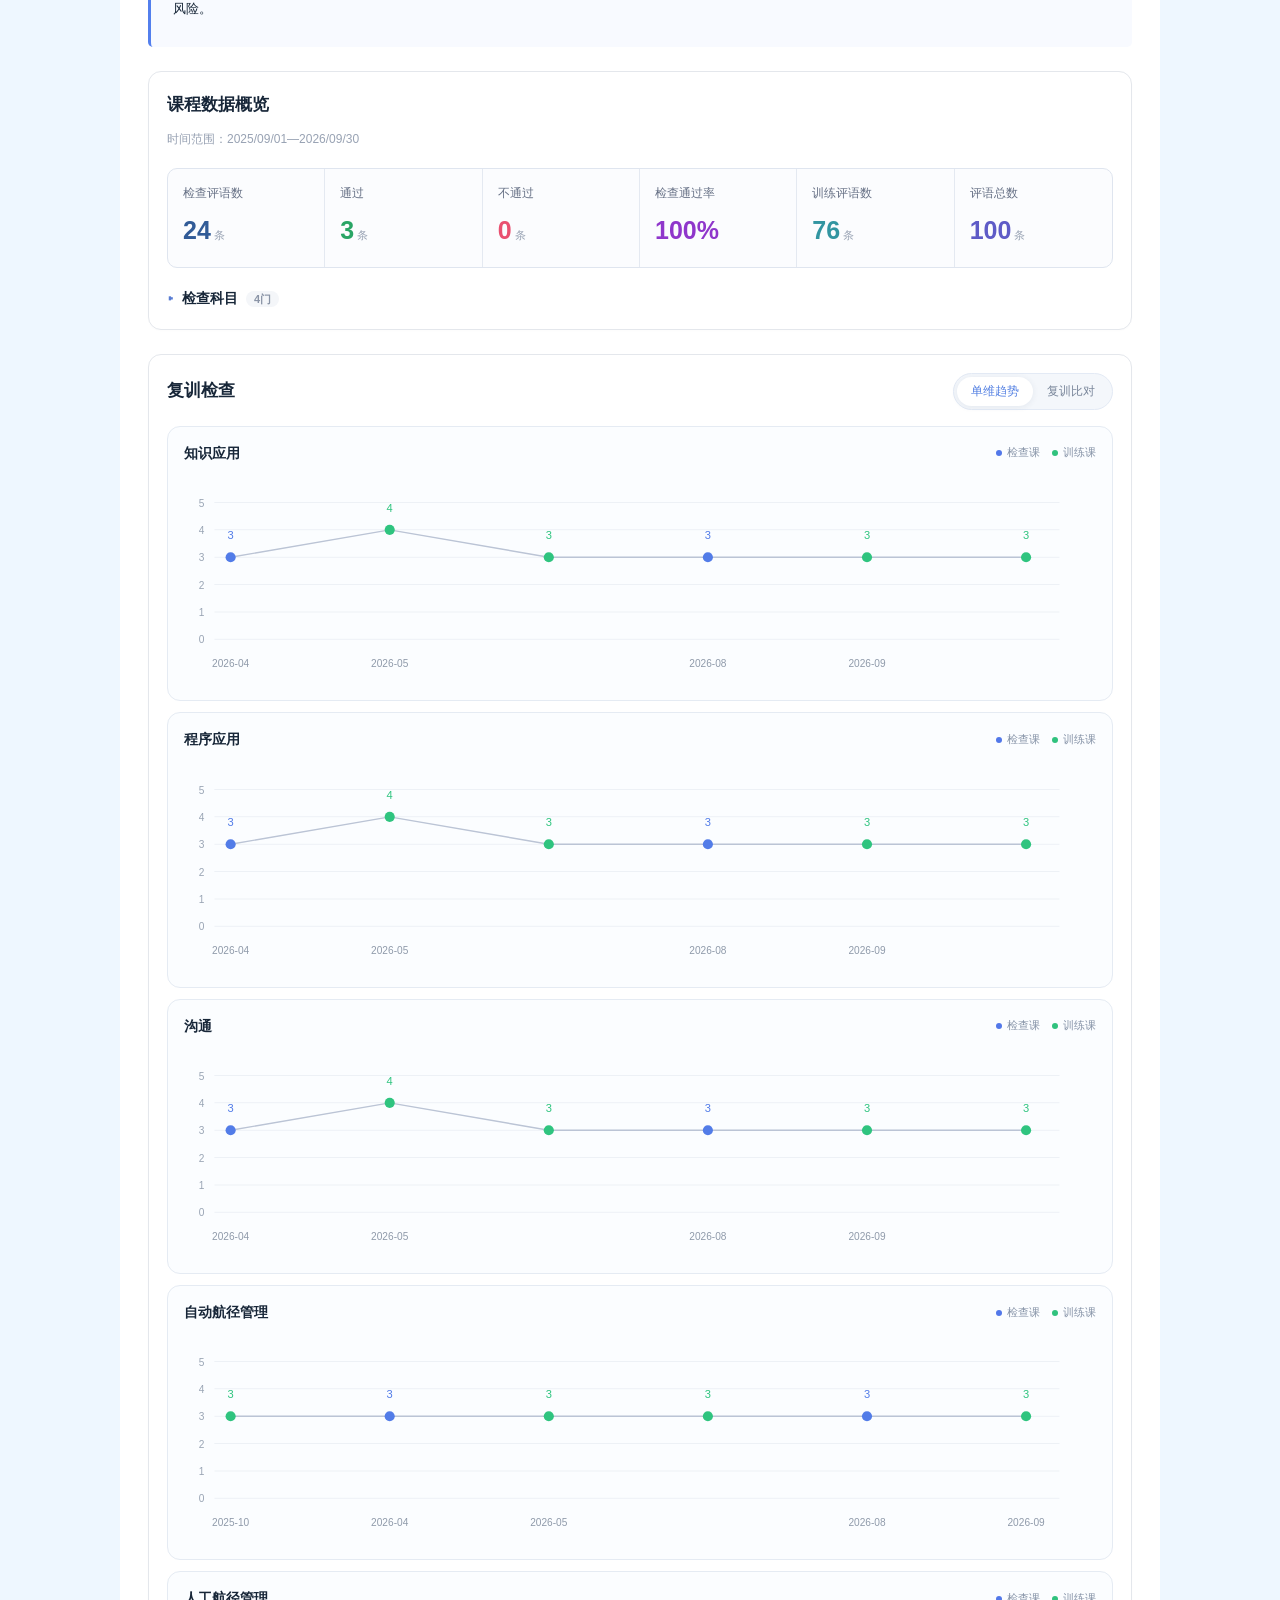
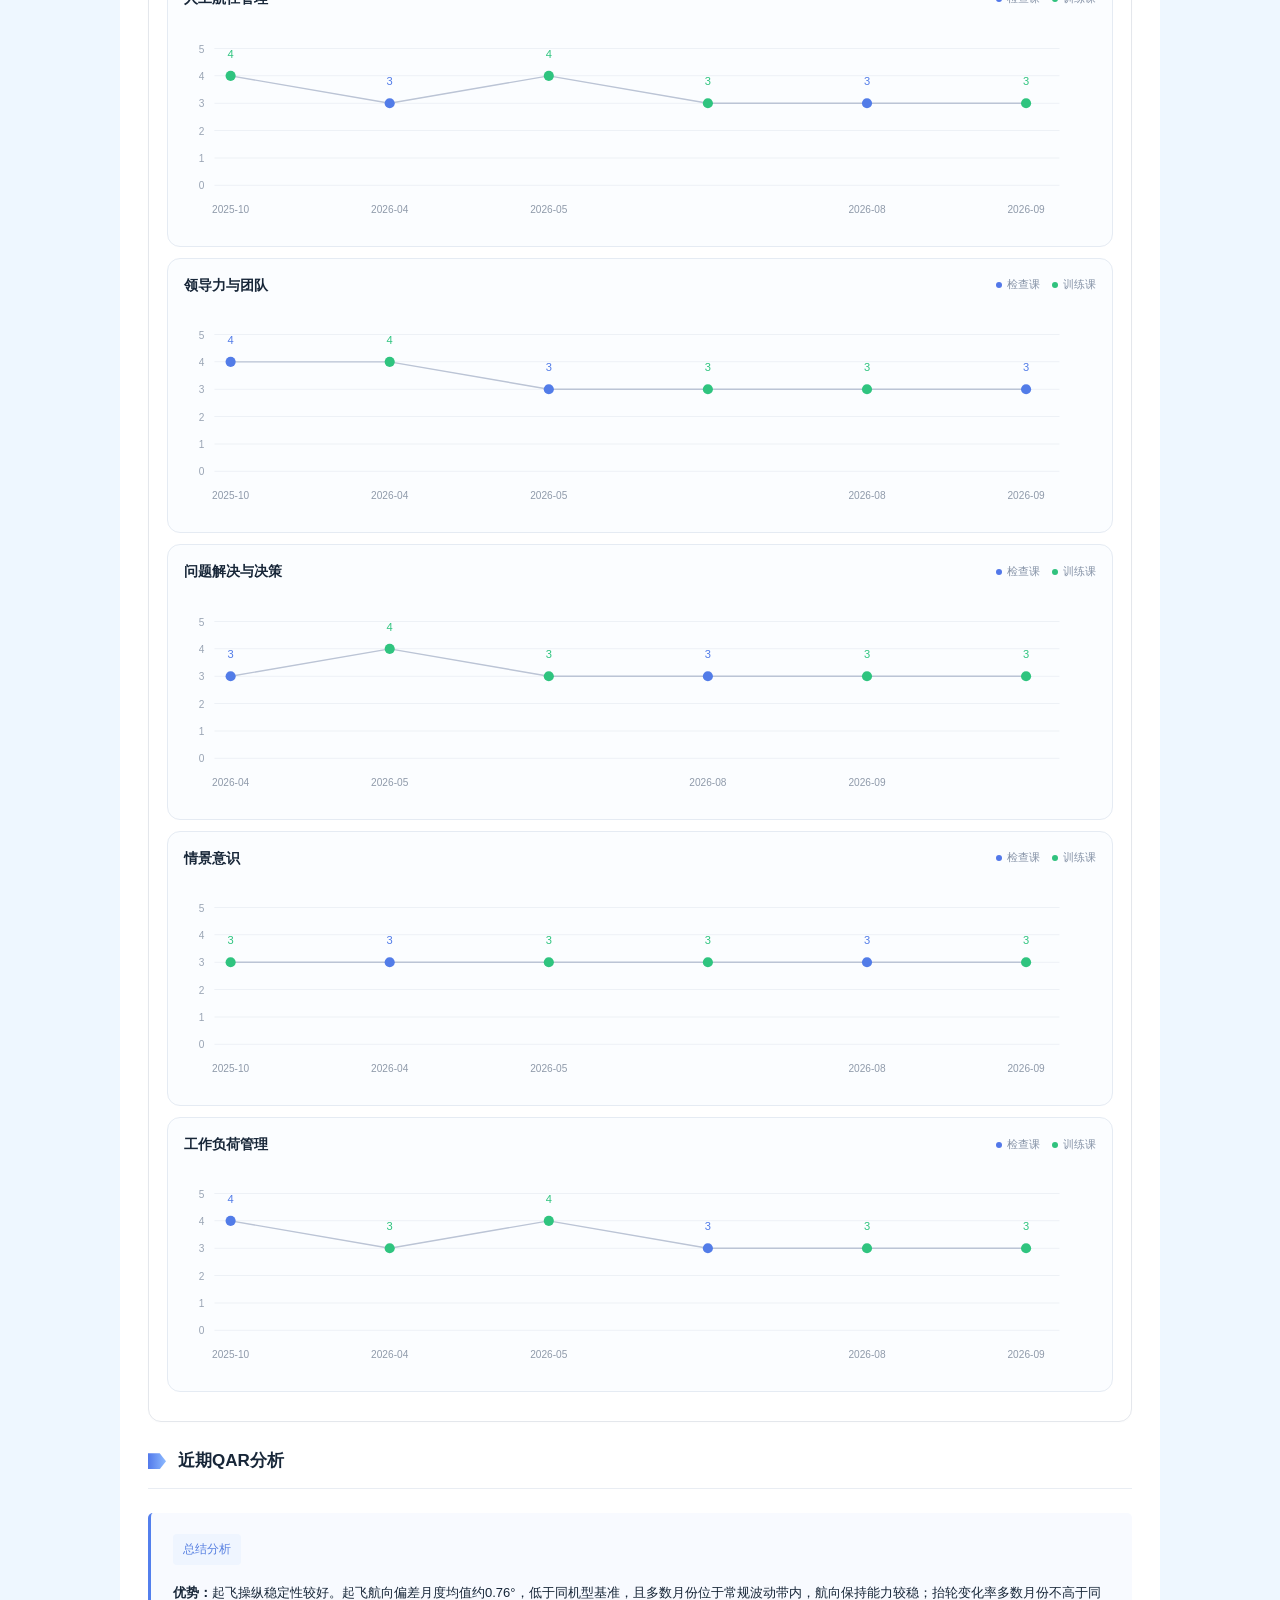
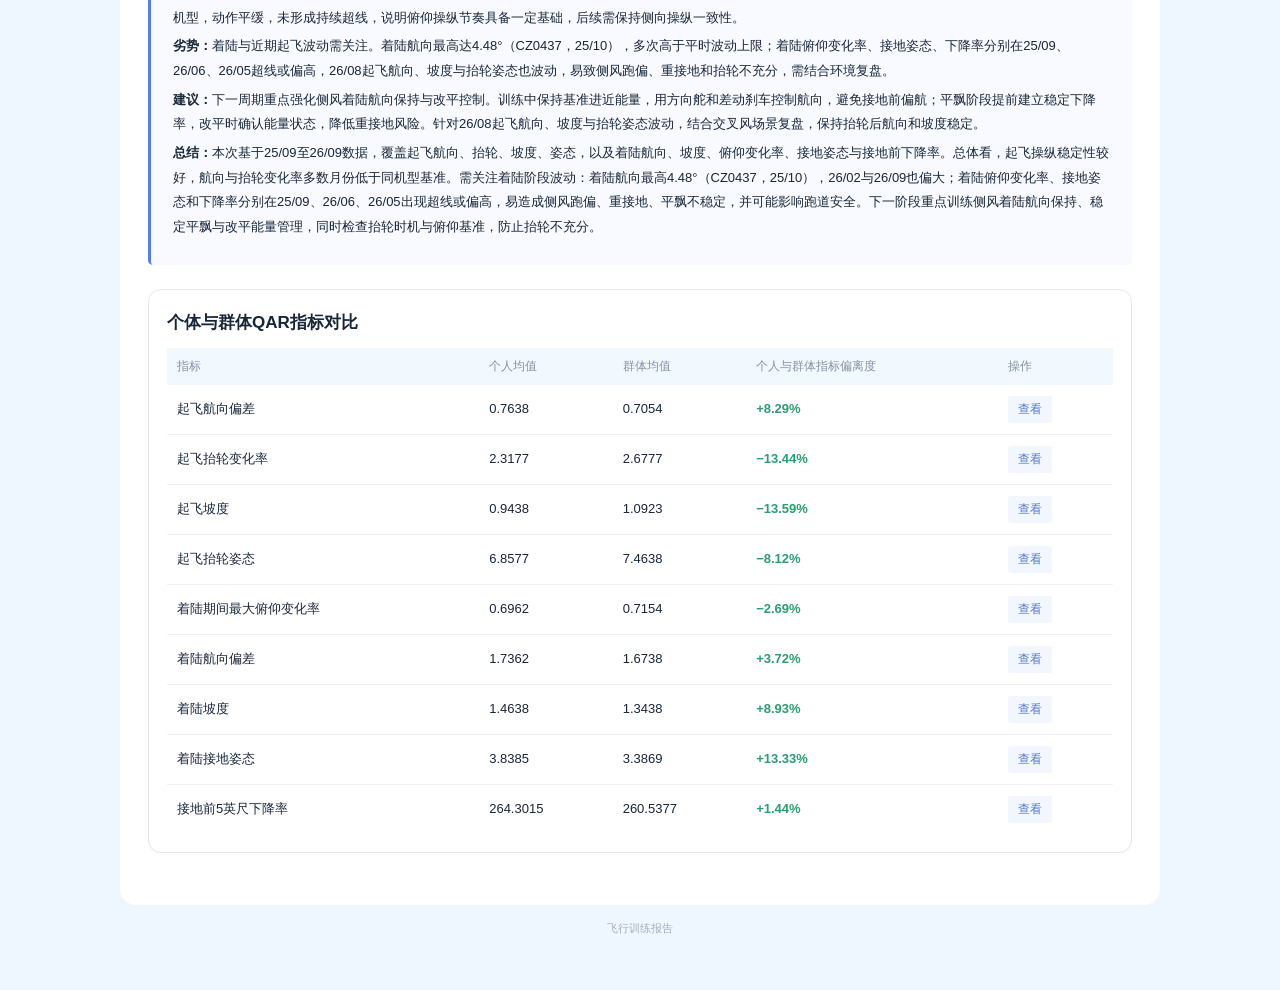
<file: report-recorded.html>
<!doctype html><html lang="zh-CN"><head><meta charset="utf-8"><meta name="viewport" content="width=device-width,initial-scale=1"><title>飞行训练报告</title><style>
*{box-sizing:border-box}body{margin:0;background:#eef7ff;color:#172638;font:14px/1.75 -apple-system,BlinkMacSystemFont,"PingFang SC","Microsoft YaHei",sans-serif}button{font:inherit;cursor:pointer;color:inherit}button:focus-visible,[tabindex]:focus-visible{outline:2px solid #4d80ee;outline-offset:4px}button{border:1px solid #e4e9f1;background:#fff;border-radius:6px;padding:5px 13px}.report{max-width:1040px;margin:auto;padding-bottom:38px}.hero{height:195px;display:flex;align-items:center;padding:25px 12px;position:relative;overflow:hidden}.hero h1{font-size:28px;line-height:1.3;margin:0 0 8px}.hero p{font-size:14px;font-weight:600;margin:0}.hero img{position:absolute;width:420px;right:0;bottom:0;mix-blend-mode:multiply}.hero>div{position:relative;z-index:1}.sheet{background:#fff;padding:28px;border-radius:5px 5px 16px 16px}.identity{display:grid;grid-template-columns:repeat(4,1fr);row-gap:23px;padding:0 12px 24px;border-bottom:1px solid #edf0f5}.identity small{display:block;color:#98a2b3;font-size:12px;margin-bottom:7px}.identity strong{font-size:14px;font-weight:500}.periods{display:flex;gap:9px;align-items:center;padding:20px 12px 4px;font-size:13px;color:#667085}.periods button.active{border-color:#859ff0;color:#557bd9;background:#eef4ff;box-shadow:0 0 0 3px #f5f8ff}.snapshot-note{color:#98a2b3;font-size:11px;padding:0 12px;margin:6px 0 12px;min-height:15px}.section-title{display:flex;align-items:center;gap:12px;border-bottom:1px solid #e9edf3;font-size:17px;margin:24px 0;padding:0 0 12px}.section-title:before{content:'';width:18px;height:16px;background:linear-gradient(90deg,#5279eb,#8dbaff);clip-path:polygon(0 0,65% 0,100% 50%,65% 100%,0 100%)}.evaluation{padding:21px 22px;background:#f8faff;border-left:3px solid #537fed;border-radius:5px;font-size:13px;line-height:1.9}.evaluation p{margin:4px 0}.evaluation b{font-weight:600}.overall{border:1px solid #e4e9f1;border-top:3px solid #6e9dec;border-radius:13px}.badge{display:inline-block;color:#567fe1;background:#eff5ff;padding:4px 10px;border-radius:4px;margin-bottom:12px;font-size:12px}.box{border:1px solid #e4e7ec;border-radius:13px;padding:18px;margin:24px 0;box-shadow:0 1px 2px #18223004}.box h3{font-size:17px;margin:0 0 10px}.muted{color:#98a2b3;font-size:12px}.kpis{display:grid;grid-template-columns:repeat(6,1fr);background:#fbfcfe;border:1px solid #dfe5ef;border-radius:10px;margin:18px 0}.kpis>div{padding:14px 15px;border-right:1px solid #e4e9f1}.kpis>div:last-child{border:0}.kpis small{display:block;color:#667085;font-size:12px}.kpis strong{display:inline-block;font-size:25px;color:var(--color,#315b97);margin-top:5px}.kpis em{font-style:normal;color:#98a2b3;font-size:11px;margin-left:3px}details summary{cursor:pointer;list-style:none;font-weight:600;font-size:14px}details summary:before{content:'▸';margin-right:8px;color:#587cd3}details[open] summary:before{content:'▾'}details summary span{color:#8a94a6;background:#f4f6f9;border-radius:10px;padding:2px 8px;font-size:11px;margin-left:8px}.subjects{display:flex;gap:9px;flex-wrap:wrap;margin:14px 0}.subjects button{font-size:12px;color:#5478b7;background:#f9fbff}.panel-head{display:flex;align-items:center;justify-content:space-between;margin-bottom:16px}.panel-head h3{margin:0}.segmented{display:flex;background:#f4f7fb;border:1px solid #e3eaf5;border-radius:22px;padding:3px}.segmented button{border:0;border-radius:18px;color:#79869a;background:transparent;font-size:12px;padding:4px 14px}.segmented button.active{background:white;box-shadow:0 1px 6px #2d496d16;color:#527fe2}.score-card{border:1px solid #e5ebf3;background:#fbfdff;border-radius:13px;padding:14px 16px;margin:11px 0;transition:border-color .15s,box-shadow .15s}.score-card:hover{border-color:#aec1f0;box-shadow:0 3px 16px #527ce812}.chart-heading{display:flex;justify-content:space-between;align-items:center;font-size:14px}.legend{display:flex;gap:12px;font-size:11px;color:#8794a8;align-items:center}.legend span:before{content:'';width:6px;height:6px;display:inline-block;border-radius:50%;background:var(--color);margin-right:5px}.legend .line-key:before{width:15px;height:0;border-top:1px dashed var(--color);border-radius:0;background:none;vertical-align:middle}.score-card svg{width:100%;display:block;height:auto}.point{cursor:pointer}.point:hover circle,.point:focus circle{stroke:#b6ccff;stroke-width:5px}.point:focus{outline:none}.tip{position:fixed;z-index:10;padding:10px 13px;max-width:260px;background:white;border:1px solid #dce4f0;border-radius:9px;box-shadow:0 6px 20px #263d6220;font-size:12px;line-height:1.6;pointer-events:none}.tip[hidden],[hidden]{display:none!important}.comparison-card{border:1px solid #e5ebf3;border-radius:12px;padding:18px;margin:14px 0}.comparison-card h4{margin:0 0 14px}.comparison-card svg{width:100%;display:block}.qar-table{border-collapse:collapse;width:100%;font-size:13px}.qar-table thead{background:#f1f9ff;color:#8491a5;font-size:12px;font-weight:400}.qar-table th{text-align:left;font-weight:400;padding:8px 10px}.qar-table td{padding:11px 10px;border-bottom:1px solid #eef1f6}.qar-table tr:last-child td{border:0}.qar-table td:first-child{width:33%}.qar-table button{border:0;border-radius:3px;background:#f2f6ff;color:#557bce;font-size:12px;padding:3px 10px}.deviation{color:#2a9f70;font-weight:600}.modal{border:0;border-radius:14px;width:920px;max-width:calc(100vw - 48px);max-height:88vh;padding:0;box-shadow:0 14px 60px #15263e35;overflow:hidden;color:#25364c}.modal::backdrop{background:#27344980}.modal-head{display:flex;align-items:center;justify-content:space-between;padding:17px 20px;border-bottom:1px solid #edf0f5;background:white;gap:20px}.modal-head h3{font-size:16px;margin:0}.modal-close{display:grid;place-items:center;border-radius:50%;width:29px;height:29px;border:1px solid #e5ebf2;background:#fbfcfe;color:#8d98a8;padding:0;font-size:18px}.modal-body{padding:18px 20px;max-height:calc(88vh - 66px);overflow:auto;overscroll-behavior:contain}.fact-grid{display:grid;grid-template-columns:repeat(4,1fr);gap:9px;margin:0 0 14px}.fact{background:#fbfdff;border:1px solid #e9eef4;border-radius:8px;padding:12px}.fact small{display:block;font-size:11px;color:#8b97a7}.fact strong{display:block;font-size:16px;font-weight:600;color:#426ba8;margin-top:3px}.fact-grid.qar{grid-template-columns:repeat(3,1fr)}.fact-grid.qar .fact{border-left:3px solid #557be7}.fact-grid.qar .fact:last-child{border-left-color:#21bb75}.fact-grid.qar .fact:last-child strong{color:#29a06f}.modal-note{background:#f7faff;border-left:3px solid #5e7ee8;border-radius:7px;padding:12px 14px;font-size:12px;line-height:1.85;margin:12px 0 16px}.ob-graph{border:1px solid #e4eaf1;border-radius:10px;background:#fcfdff;padding:12px;margin:14px 0}.ob-graph svg{width:100%;display:block}.ob-columns{display:grid;grid-template-columns:1fr 1fr;gap:18px}.ob-column{border:1px solid #e4f1eb;border-radius:10px;padding:15px;background:#f6fefa}.ob-column.negative{border-color:#f3e3e7;background:#fff7f8}.ob-column h4{font-size:13px;margin:0 0 10px}.ob-row{display:grid;grid-template-columns:62px 1fr 16px;gap:12px;padding:10px 0;border-top:1px solid #eaf0ed;font-size:11px;line-height:1.7}.ob-row b{color:#537ab0;font-weight:500}.ob-row span:last-child{color:#2ca77c}.negative .ob-row span:last-child{color:#ed6380}.qar-plot{border:1px solid #e3ebf3;border-radius:11px;background:#fcfeff;padding:18px;margin:16px 0}.qar-plot h4{font-size:15px;margin:0 0 3px}.qar-plot svg{width:100%;display:block;margin-top:12px}.qar-plot .chart-heading{align-items:flex-start;gap:15px}.plot-note{font-size:11px;color:#97a3b4;margin:8px 0 0}.empty-plot{display:grid;place-items:center;height:230px;color:#98a2b3;text-align:center;font-size:13px}.footnote{text-align:center;color:#a4afbd;font-size:11px;padding:14px}body.modal-open{overflow:hidden}@media(max-width:760px){.report{width:100%}.hero{height:165px;padding:20px}.hero img{width:270px;opacity:.6}.hero h1{font-size:24px}.sheet{padding:17px}.identity{grid-template-columns:repeat(2,1fr)}.kpis{grid-template-columns:repeat(3,1fr)}.periods{flex-wrap:wrap}.panel-head{gap:12px}.legend{gap:7px;font-size:10px}.fact-grid{grid-template-columns:repeat(2,1fr)}.ob-columns{grid-template-columns:1fr}.modal{max-width:calc(100vw - 24px)}.qar-table{font-size:11px}.qar-table td,.qar-table th{padding:10px 5px}.fact-grid.qar .fact{padding:8px}.fact strong{font-size:14px}.qar-plot .chart-heading{flex-direction:column}}
</style></head><body>
<main class="report"><header class="hero"><div><h1>飞行训练报告</h1><p>胜任力分析与综合评估 · EBT &amp; QAR</p></div><img src="training-report/Frame%2013791.png" alt="飞机与城市"></header><article class="sheet">
<div class="identity"><div><small>姓名</small><strong>姜云</strong></div><div><small>国籍</small><strong>中国</strong></div><div><small>报告周期</small><strong id="report-period">近13个月</strong></div><div><small>报告日期</small><strong>2026/10/27</strong></div><div><small>机型</small><strong>B777</strong></div><div><small>飞行岗位</small><strong>机长</strong></div></div>
<div class="periods" role="group" aria-label="报告周期"><span>报告周期</span><button data-period="1">近1个月</button><button data-period="3">近3个月</button><button data-period="13" class="active" aria-pressed="true">近13个月</button><button data-period="37">近37个月</button></div><p id="period-note" class="snapshot-note"></p>
<section id="overall"><h2 class="section-title">总体评价</h2><div class="evaluation overall" id="overall-copy"></div></section>
<section id="competency"><h2 class="section-title">飞行员核心胜任力分析</h2><div class="evaluation" id="competency-copy"></div>
<div class="box" id="course-overview"><h3>课程数据概览</h3><div class="muted">时间范围：2025/09/01—2026/09/30</div><div class="kpis" id="course-kpis"></div><details><summary>检查科目<span>4门</span></summary><div class="subjects"><button data-subject="B777复训_第1课">B777复训_第1课</button><button data-subject="B777复训_第2课">B777复训_第2课</button><button data-subject="B777复训_第3课">B777复训_第3课</button><button data-subject="航线检查">航线检查</button></div><p class="muted" id="subject-note">选择科目查看评语与OB记录。</p></details></div>
<div class="box" id="recurrent"><div class="panel-head"><h3>复训检查</h3><div class="segmented" role="group" aria-label="胜任力图表视图"><button data-view="trend" class="active" aria-pressed="true">单维趋势</button><button data-view="compare" aria-pressed="false">复训比对</button></div></div><div id="score-charts"></div><div id="comparison-charts" hidden></div></div></section>
<section id="qar"><h2 class="section-title">近期QAR分析</h2><div class="evaluation" id="qar-copy"></div><div class="box"><h3>个体与群体QAR指标对比</h3><table class="qar-table"><thead><tr><th>指标</th><th>个人均值</th><th>群体均值</th><th>个人与群体指标偏离度</th><th>操作</th></tr></thead><tbody id="qar-rows"></tbody></table></div></section>
</article><footer class="footnote">飞行训练报告</footer></main>
<div class="tip" id="chart-tooltip" role="tooltip" hidden></div>
<dialog class="modal" id="course-modal" aria-labelledby="course-modal-title"><header class="modal-head"><h3 id="course-modal-title"></h3><button class="modal-close" data-close="course-modal" aria-label="关闭课程详情">×</button></header><div class="modal-body" id="course-modal-body"></div></dialog>
<dialog class="modal" id="qar-modal" aria-labelledby="qar-modal-title"><header class="modal-head"><h3 id="qar-modal-title"></h3><button class="modal-close" data-close="qar-modal" aria-label="关闭QAR详情">×</button></header><div class="modal-body" id="qar-modal-body"></div></dialog>
<script src="report-detail.js?v=20261029-video1"></script></body></html>
</file>
<file: blue-theme.css>
:root{--presentation-blue:#005bbb;--accent:#ffc402}html,body,#deck{background:var(--presentation-blue);color:#fff}.slide{color:#fff;transition:opacity .85s cubic-bezier(.22,1,.36,1),transform 1.1s cubic-bezier(.22,1,.36,1);transform:translateY(25px) scale(.985);will-change:opacity,transform}.slide.active{transform:translateY(0) scale(1)}h1,h2,.kicker,.blue,.big-number{color:#fff}.secondary,.small-note,.footer,.cover .sideword,.demo-caption,.trailsteps,.end-modules,.finding .label,.flow-item p,.context-note{color:#ffffffb3}.yellow{background:none;color:#ffc402;padding:0}.capabilities span,.end-modules span,.finding{border-color:#ffffff35}.aircraft path{stroke:#fff}.aircraft .trail{stroke:#ffffff55}.cover .line,.miniline{background:#ffc402}.build{transition:opacity .9s cubic-bezier(.22,1,.36,1),transform 1.1s cubic-bezier(.22,1,.36,1);transform:translateY(22px)}.build.visible{transform:translateY(0)}.chart text{fill:#ffffffbb}.chart path.grid{stroke:#ffffff29}.chart .series{stroke:#ffc402}.chart .comparison{stroke:#ffffffa0}.chart circle{fill:#ffc402}.chart text[style]{fill:#ffc402!important}.report,.app{color:#000}.report h3{color:#005bbb}.report .secondary{color:#777}.report .tag{color:#555}.tag.plan{background:#ffc402;color:#000;border-color:#ffc402}.flow:before{border-color:#ffffff55}.flow-item .dot{background:#005bbb;border-color:#ffffff66;color:white;transition:background .8s,transform .8s,border-color .8s}.flow-item.lit .dot{background:white;color:#005bbb;border-color:white;transform:scale(1.08)}.flow-item:last-child .dot{background:#ffc402;border-color:#ffc402;color:#000}.flow-note{margin-top:55px}.prototype-toggle{background:transparent;border:0;border-bottom:1px solid #ffffff77;color:white;font-size:17px;padding:7px 0}.agent-preview{position:absolute;bottom:100px;right:100px}.pain-grid,.goal-grid{display:grid;grid-template-columns:repeat(3,1fr);gap:65px;margin-top:90px}.pain-grid>div,.goal-grid>div{border-top:1px solid #ffffff55;padding-top:27px}.pain-num{color:#ffc402;font-size:23px}.pain-grid h3{font-size:34px;margin:24px 0}.pain-grid p,.goal-grid p{font-size:24px;line-height:1.9;color:#ffffffc9}.goal-label{font-size:19px;color:#ffc402;margin-bottom:27px}.goal-grid h3{font-size:39px;line-height:1.5;margin-bottom:24px}.context-note{font-size:15px;margin-top:50px}.real-prototype{border:0;background:transparent;box-shadow:none;overflow:visible;border-radius:13px;transition:transform 1.5s cubic-bezier(.22,1,.36,1);transform-origin:70% 50%}.real-prototype.zoomed{transform:none;box-shadow:none}.prototype-window{position:relative;width:840px;height:550px;overflow:hidden;border:1px solid #ffffff88;border-radius:13px;background:#fff;box-shadow:0 30px 80px #001f5540}.prototype-frame{position:absolute;left:0;top:0;width:1280px;height:838px;border:0;transform:scale(.65625);transform-origin:0 0;background:white;pointer-events:auto}.prototype-label{color:#ffffffb3;font-size:13px;margin-top:17px;text-align:center}.real-prototype.focus-prototype{transform:scale(1.14) translateX(-20px)}.prototype-overlay{position:fixed;inset:0;background:#003b7aee;z-index:60;display:none;align-items:center;justify-content:center}.prototype-overlay.open{display:flex}.prototype-close{position:absolute;right:35px;top:25px;color:white;border:1px solid #ffffff55;background:transparent;padding:10px 20px;font-size:17px;border-radius:7px}.overlay-app{width:840px}.prototype-overlay .prototype-window{max-width:90vw}.prototype-overlay .app{background:transparent}#hint{color:#ffffff77}#controls{background:#00478fee;border-color:#ffffff33;color:white}#controls button,#controls .play{color:white}#controls button:hover{background:#ffffff22;color:#ffc402}#caption{background:#00478fe8;color:white;border-radius:7px}#overview{background:#005bbb;color:white}#overview button{background:#ffffff0b;border-color:#ffffff44;color:white}#overview button b,#overview button small{color:white}#closeGrid{background:transparent!important;color:white}#notes{color:#000}#downloadReport{background:transparent!important;color:#fff!important;border-color:#ffffff88!important}.split{grid-template-columns:440px 840px;gap:60px}.original-wrap{pointer-events:auto}@media(prefers-reduced-motion:reduce){.slide,.build,.real-prototype{transition:none}}
:root .real-prototype+.demo-caption{display:none}
.prototype-label{min-height:25px}
.agent-inline-layout .prototype-label{display:none}
.prototype-overlay{display:none!important}.agent-inline-layout{position:absolute;left:100px;right:100px;top:360px;bottom:112px;display:grid;grid-template-columns:390px minmax(0,1fr);gap:36px;align-items:stretch}.agent-inline-aside{min-width:0;padding:16px 18px;border:1px solid #ffffff2c;border-radius:14px;background:#ffffff08;overflow:hidden}.agent-inline-label{font-size:16px;letter-spacing:1px;color:#ffc402}.agent-inline-aside>p{font-size:13px;line-height:1.6;color:#ffffffb5;margin:8px 0 16px}.agent-inline-flow{display:grid;grid-template-columns:repeat(2,minmax(0,1fr));gap:10px 12px;margin:0}.agent-inline-flow:before{display:none}.agent-inline-flow .flow-item{min-width:0;padding:10px 8px;border-top:1px solid #ffffff2c}.agent-inline-flow .flow-item .dot{width:33px;height:33px;font-size:12px;margin:0 0 8px}.agent-inline-flow .flow-item h3{font-size:16px;line-height:1.4;margin:0 0 5px}.agent-inline-flow .flow-item p{font-size:12px;line-height:1.55}.agent-inline-layout .agent-preview{position:relative;inset:auto;width:100%;height:100%;min-width:0;overflow:hidden;border:1px solid #ffffff7a;border-radius:14px;background:#fff;box-shadow:0 22px 65px #001f5540}.agent-inline-layout .real-prototype{width:100%;height:100%;overflow:hidden;transform:none!important;border-radius:inherit}.agent-inline-layout .prototype-window{width:100%;height:100%;border:0;border-radius:inherit;box-shadow:none}.agent-inline-layout .prototype-frame{width:1280px;height:590px;transform:scale(.72);transform-origin:0 0}.agent-inline-layout .prototype-label{position:absolute;left:10px;bottom:8px;padding:4px 8px;border-radius:4px;background:#003f86d9;color:#fff;font-size:10px;margin:0}.agent-inline-layout .agent-preview:after{content:'南航智能体管理原型 · 页面内操作演示';position:absolute;left:12px;bottom:10px;padding:5px 9px;border-radius:5px;background:#003f86d9;color:#fff;font-size:10px;pointer-events:none}
</file>
<file: video-polish.css>
html,body,#deck{background:#005bbb}#deck{background:radial-gradient(ellipse at 85% 15%,#1681d966,transparent 55%),radial-gradient(ellipse at 10% 100%,#002d7970,transparent 60%),#005bbb}.slide{padding-top:76px}.slide:before{content:'';position:absolute;right:-220px;top:-380px;width:1050px;height:1050px;border:1px solid #ffffff10;border-radius:50%;box-shadow:0 0 0 90px #ffffff03,0 0 0 180px #ffffff03;pointer-events:none;z-index:-1}.slide:after{content:'';position:absolute;left:0;right:0;bottom:0;height:2px;background:linear-gradient(90deg,transparent,#ffffff55,transparent)}.footer,#hint{display:none}.kicker{display:flex;align-items:center;gap:14px;font-size:17px;letter-spacing:2px}.kicker:before{content:'';width:5px;height:23px;background:#ffc402;border-radius:4px}.video-brand{position:absolute;top:40px;right:100px;font-size:13px;letter-spacing:2px;color:#ffffffa8;display:flex;gap:12px;align-items:center}.video-brand i{width:6px;height:6px;border-radius:50%;background:#ffc402;box-shadow:0 0 14px #ffc402aa}.split{height:565px;align-items:center;margin-top:4px}.split h2{font-size:61px}.question-card{background:#ffffff0b;border:1px solid #ffffff30;border-left:3px solid #ffc402;border-radius:0 12px 12px 0;padding:17px 20px;margin-top:27px;font-size:23px;line-height:1.65;box-shadow:0 12px 30px #002f5f12}.qa-label{display:block;font-size:11px;letter-spacing:2px;color:#ffc402;margin-bottom:9px}.answer-card{font-size:20px;line-height:1.7;margin-top:22px;color:#fff}.answer-card .qa-label{color:#a4e6ff}.prototype-window{height:470px;box-shadow:0 25px 85px #001c6555;border:1px solid #ffffff77}.prototype-frame{height:716px}.prototype-label{font-size:12px;margin-top:12px}.real-prototype.focus-prototype{transform:scale(1.09) translateX(-12px)}.outcome-strip{position:absolute;bottom:70px;left:100px;right:100px;display:grid;grid-template-columns:180px 1fr 1fr 1fr;gap:24px;align-items:center;background:linear-gradient(100deg,#ffffff13,#ffffff06);border:1px solid #ffffff28;border-radius:12px;padding:20px 26px;min-height:102px;backdrop-filter:blur(8px)}.outcome-strip .outcome-title{font-size:16px;color:#ffc402;letter-spacing:2px}.outcome-strip b{font-size:21px;font-weight:500;display:block;margin-bottom:6px}.outcome-strip small{font-size:14px;color:#ffffffa6;line-height:1.6}.outcome-strip>div+div{padding-left:22px;border-left:1px solid #ffffff25}.outcome-strip{opacity:0;transform:translateY(18px);transition:opacity .8s,transform 1s}.outcome-strip.revealed{opacity:1;transform:none}.module-chip{position:absolute;left:100px;bottom:27px;display:flex;gap:8px;font-size:11px;color:#ffffff80;letter-spacing:1px}.module-chip span{padding:5px 10px;border:1px solid #ffffff25;border-radius:20px}.module-chip .lit{color:#ffc402;border-color:#ffc40280;background:#ffc4020b}.analysis-columns{margin-top:30px;gap:75px}.analysis-columns .chart{height:235px}.finding{padding:16px 0}.finding p{font-size:22px}.analysis-columns>div>div[style]{margin-top:0!important}.data-panel{margin-top:40px;gap:90px}.data-panel .big-number{font-size:112px}.data-panel .chart{height:210px;margin-top:20px}.data-panel .takeaway{font-size:22px;margin-top:22px}.report{padding:26px 38px;min-height:430px;transform:rotate(-1deg)}.report p{margin:12px 0;font-size:17px}.flow{margin-top:65px}.flow-note{margin-top:40px}.pain-grid,.goal-grid{margin-top:65px}.pain-grid>div,.goal-grid>div{background:linear-gradient(140deg,#ffffff0a,transparent);padding:25px 20px;border-radius:0 0 12px 12px}.pain-grid h3{font-size:33px}.pain-grid p,.goal-grid p{font-size:22px}.context-note{margin-top:35px}.cover:before{box-shadow:0 0 0 90px #ffffff04,0 0 0 180px #ffffff03}.aircraft{filter:drop-shadow(0 0 25px #64beff88);animation:cruise 10s ease-in-out infinite}.cover .lead{position:relative;z-index:2}.cover .sideword{display:none}.cover .line{box-shadow:0 0 25px #ffc40266}.capabilities span{padding:19px 22px;border:1px solid #ffffff35;border-radius:40px;background:#ffffff08}.capabilities{gap:18px}.capabilities span:nth-child(2n){transform:translateY(15px)}#controls{bottom:110px;z-index:32}#caption{bottom:108px;font-size:14px;left:12%;right:12%;pointer-events:none}.video-player{position:fixed;bottom:0;left:0;right:0;background:#003f86f7;backdrop-filter:blur(20px);z-index:30;padding:10px 28px 9px;border-top:1px solid #ffffff22;color:white}.video-toolbar{display:flex;align-items:center;gap:14px;font-size:12px;margin-bottom:8px}.video-toolbar button{background:transparent;border:0;color:#fff;font-size:15px;padding:3px 8px;cursor:pointer}.video-clock{font-variant-numeric:tabular-nums;color:#ffffffab}.video-now{margin-left:10px;color:#ffc402}.video-tip{margin-left:auto;color:#ffffff70;font-size:11px}.chapter-track{display:flex;gap:4px;height:7px;width:100%}.chapter-segment{position:relative;cursor:pointer;background:#ffffff25;border:0;padding:0;border-radius:2px;overflow:hidden;min-width:10px}.chapter-segment i{display:block;height:100%;width:0;background:#ffc402;pointer-events:none}.chapter-labels{display:flex;gap:4px;margin-top:7px}.chapter-labels button{font-size:10px;text-align:left;white-space:nowrap;overflow:hidden;text-overflow:ellipsis;background:none;border:0;color:#ffffff88;padding:0;cursor:pointer}.chapter-labels button.current{color:#ffc402}.module-transition{position:fixed;inset:0;background:linear-gradient(120deg,#003e88,#006cd0);display:flex;flex-direction:column;align-items:center;justify-content:center;z-index:25;pointer-events:none;opacity:0;visibility:hidden}.module-transition.flash{animation:chapterFlash 1.6s cubic-bezier(.22,1,.36,1) both}.module-transition small{font-size:14px;letter-spacing:6px;color:#ffc402;margin-bottom:25px}.module-transition strong{font-size:clamp(32px,6vw,86px);color:#fff;font-weight:500;letter-spacing:-2px}.module-transition em{height:3px;width:60px;background:#ffc402;margin-top:35px}@keyframes chapterFlash{0%{opacity:0;visibility:visible;transform:scale(1.03)}18%,62%{opacity:1;visibility:visible;transform:scale(1)}100%{opacity:0;visibility:hidden;transform:scale(.995)}}@keyframes cruise{0%,100%{transform:translate(0,0)}50%{transform:translate(8px,-12px)}}@media(max-width:700px){.video-player{padding:9px 12px}.video-tip{display:none}.chapter-labels button{font-size:8px}.video-toolbar{gap:6px}.video-now{font-size:10px}.video-player .video-clock{font-size:10px}}@media(prefers-reduced-motion:reduce){.aircraft,.module-transition.flash{animation:none}.module-transition{display:none}.outcome-strip{transition:none}}
.module-chip{display:none}.trailsteps b{color:#ffc402}

/* The compact transport is styled after cinematic.css, which loads last. */
</file>
<file: cinematic.css>
.slide{transition:opacity .65s cubic-bezier(.16,1,.3,1),transform 1.2s cubic-bezier(.16,1,.3,1),filter .8s cubic-bezier(.16,1,.3,1);transform:translate3d(35px,8px,0) scale(.985);filter:blur(3px)}.slide.active{transform:translate3d(0,0,0) scale(1);filter:blur(0)}.slide .kicker,.slide .split>div:first-child,.slide .video-brand,.slide .outcome-strip{transition:opacity .65s cubic-bezier(.22,1,.36,1),transform 1s cubic-bezier(.22,1,.36,1),filter .7s cubic-bezier(.22,1,.36,1)}.slide.prototype-focus .split>div:first-child,.slide.prototype-focus>.kicker,.slide.prototype-focus .video-brand,.slide.prototype-focus .outcome-strip{opacity:0!important;transform:translateY(-12px);filter:blur(4px);pointer-events:none}.real-prototype{transition:transform 1.5s cubic-bezier(.16,1,.3,1)}.real-prototype.focus-prototype{transform:translateX(-240px) scale(1.38);z-index:5;transform-origin:50% 50%}.prototype-focus .prototype-label{opacity:0;transition:opacity .35s cubic-bezier(.22,1,.36,1)}.build{transition:opacity .8s cubic-bezier(.16,1,.3,1),transform 1.15s cubic-bezier(.16,1,.3,1)}.pain-grid>div:nth-child(2),.goal-grid>div:nth-child(2){transition-delay:.09s}.pain-grid>div:nth-child(3),.goal-grid>div:nth-child(3){transition-delay:.18s}.chart .series{transition:stroke-dashoffset 1.8s cubic-bezier(.65,0,.35,1)}.module-transition,.module-transition.flash{display:none!important}.scene-seam{position:fixed;inset:0;pointer-events:none;z-index:24;opacity:0;background:radial-gradient(ellipse at 80% 50%,#5fb5ff44,transparent 65%)}.scene-seam.pass{animation:seam .95s cubic-bezier(.16,1,.3,1)}@keyframes seam{0%{opacity:0;transform:translateX(-20%)}30%{opacity:1}100%{opacity:0;transform:translateX(15%)}}.video-toolbar{display:flex}.video-player{padding:9px 24px 8px;background:#003f86d9;border-top:0}.chapter-track{height:4px;transition:height .3s cubic-bezier(.16,1,.3,1)}.video-player:hover .chapter-track{height:7px}.chapter-labels{margin-top:7px}.chapter-labels button{font-size:9px}.video-player .chapter-segment{outline-offset:4px}.sound-controls{position:fixed;top:12px;right:20px;z-index:35;display:flex;gap:6px;opacity:.6;transition:opacity .4s cubic-bezier(.16,1,.3,1)}.sound-controls:hover,.sound-controls:focus-within{opacity:1}.sound-controls button{font:11px -apple-system,"PingFang SC",sans-serif;letter-spacing:1px;border:1px solid #ffffff26;border-radius:20px;padding:6px 11px;background:#003f8650;color:#fff;cursor:pointer}.sound-controls button[aria-pressed=true]{color:#ffc402;border-color:#ffc40255}.sound-status{position:fixed;top:49px;right:24px;font-size:10px;color:#ffffff90;z-index:35;pointer-events:none}.audio-prompt{position:fixed;left:50%;bottom:65px;transform:translateX(-50%);color:#ffffffa0;font-size:11px;z-index:31;transition:opacity .6s cubic-bezier(.16,1,.3,1);pointer-events:none}body.has-started .audio-prompt{opacity:0}#controls{bottom:70px}#caption{bottom:60px}.chapter-segment i{transition:width .15s cubic-bezier(.2,.7,.2,1)}@media(prefers-reduced-motion:reduce){.slide{filter:none;transition:none}.slide.prototype-focus .split>div:first-child,.slide.prototype-focus>.kicker,.slide.prototype-focus .outcome-strip{filter:none}.real-prototype{transition:none}.scene-seam{display:none}.chapter-segment i{transition:none}}
.slide{transition:opacity .65s cubic-bezier(.16,1,.3,1),transform 1.2s cubic-bezier(.16,1,.3,1),filter .8s cubic-bezier(.16,1,.3,1),visibility 0s .7s}.slide.active{transition:opacity .75s cubic-bezier(.16,1,.3,1),transform 1.2s cubic-bezier(.16,1,.3,1),filter .8s cubic-bezier(.16,1,.3,1),visibility 0s 0s}
@media(prefers-reduced-motion:reduce){.slide,.slide.active{transition:none}}

/* Compact legacy transport; hide the taller chapter strip while retaining its JS hooks. */
.video-player{display:block!important;position:fixed!important;left:0!important;right:0!important;bottom:0!important;transform:none!important;width:100%!important;padding:7px 28px 9px!important;background:#003f86d9!important;border-top:1px solid #ffffff22!important;box-shadow:none!important;z-index:39!important;pointer-events:none!important}
.video-player .video-toolbar{display:none!important}
.video-player{display:flex!important;flex-direction:column-reverse!important;gap:5px!important;padding:6px 28px 8px!important}
.video-player .chapter-labels{display:flex!important;align-items:center!important;gap:0!important;width:100%!important;margin:0!important;pointer-events:auto!important}
.video-player .chapter-labels button{min-width:0!important;box-sizing:border-box!important;display:block!important;overflow:hidden!important;text-overflow:ellipsis!important;white-space:nowrap!important;text-align:center!important;color:#ffffffad!important;font-size:10px!important;line-height:12px!important;letter-spacing:0!important;padding:0 3px!important;cursor:pointer!important;background:none!important;border:0!important}
.video-player .chapter-labels button.current{color:#ffc402!important}
.video-player .chapter-track{display:flex!important;height:7px!important;margin:0!important;border-radius:2px!important;overflow:hidden!important;background:#ffffff25!important;pointer-events:auto!important;box-shadow:none!important}
.video-player .chapter-segment{height:100%!important;min-width:0!important;box-sizing:border-box!important;padding:0!important;border:0!important;border-right:1px solid #ffffff55!important;background:transparent!important;cursor:pointer!important}
.video-player .chapter-segment:last-child{border:0!important}
.video-player .chapter-segment i{height:100%!important;background:#ffc402!important}
#controls{display:flex!important;bottom:42px!important;z-index:40!important}
#caption{bottom:82px!important}
#controls{gap:7px!important;padding:6px 10px!important;font-size:11px!important}
#controls button{padding:4px 6px!important}
#controls #count,#controls #time{white-space:nowrap;flex-shrink:0}

.video-player .chapter-labels button{border-right:1px solid transparent!important}.video-player .chapter-labels button:last-child{border-right:0!important}
.video-player .chapter-track,.video-player .chapter-labels{gap:0!important}.video-player .chapter-labels button{padding:0!important}
</file>
<file: module-results.css>
.result-scene h2{font-size:68px;line-height:1.25;max-width:1250px}.result-content{display:grid;grid-template-columns:1.15fr 1fr;gap:110px;margin-top:58px}.result-eyebrow{font-size:15px;color:#ffc402;letter-spacing:3px;margin-bottom:20px}.result-story h3{font-size:31px;margin-bottom:22px}.result-story>p{font-size:25px;line-height:1.8;color:#ffffffcb;max-width:630px}.result-metric{border-top:1px solid #ffffff35;margin-top:32px;padding-top:20px}.result-metric span{font-size:14px;color:#ffffffa0;display:block;margin-bottom:14px}.result-metric strong{font-size:27px;color:#ffc402;font-weight:500}.result-review>div{border-top:1px solid #ffffff35;padding:24px 0 28px}.result-review span{font-size:15px;color:#ffc402;letter-spacing:2px}.result-review p{font-size:26px;line-height:1.7;margin-top:18px}.result-source{position:absolute;bottom:70px;left:100px;font-size:13px;line-height:1.8;color:#ffffff88}.slide:not(.result-scene) .split{height:625px}.slide:not(.result-scene) .analysis-columns{margin-top:55px}.result-scene .result-story,.result-scene .result-review{opacity:0;transform:translateY(24px);transition:opacity 1s cubic-bezier(.16,1,.3,1),transform 1.25s cubic-bezier(.16,1,.3,1)}.result-scene.active .result-story,.result-scene.active .result-review{opacity:1;transform:none}.result-scene.active .result-review{transition-delay:.16s}.capabilities span{font-size:19px;padding:16px 19px}@media(prefers-reduced-motion:reduce){.result-scene .result-story,.result-scene .result-review{transition:none;transform:none}}
</file>
<file: script-alignment.css>
.script-demo-layer{position:absolute;left:210px;right:24px;top:85px;bottom:30px;background:rgba(255,255,255,.98);border:1px solid #dce5f0;border-radius:14px;padding:24px;color:#162a44;opacity:0;transform:translateY(12px);transition:opacity .8s cubic-bezier(.16,1,.3,1),transform 1s cubic-bezier(.16,1,.3,1);pointer-events:none;overflow:hidden}.script-demo-layer.shown{opacity:1;transform:none}.script-demo-layer>small{font-size:12px;color:#63758b}.script-step{padding:19px 0;border-bottom:1px solid #e7edf5;opacity:0;transform:translateY(16px);transition:opacity .9s cubic-bezier(.16,1,.3,1),transform 1.1s cubic-bezier(.16,1,.3,1)}.script-step.on{opacity:1;transform:none}.script-step label{font-size:14px;color:#005bbb;font-weight:600}.script-step p{font-size:18px;line-height:1.65;margin-top:9px}.result-scene h2{max-width:1350px;font-size:64px}.qa-label{display:block;font-size:14px;letter-spacing:2px;margin-bottom:12px;color:#ffc402}.chapter-labels button{font-size:11px}
</file>
<file: trajectory.css>
/* Scene changes travel across the canvas. No opacity or blur interpolation. */
.slide,.slide.active{transition:none!important;filter:none!important;transform:none;opacity:1;will-change:transform;visibility:hidden}
.slide.active,.slide.in-transit{visibility:visible}
.scene-seam,.module-transition{display:none!important}
.slide.in-transit{pointer-events:none;background:transparent!important;z-index:2}
.slide.active{z-index:3}
.slide{will-change:auto}
.slide.in-transit .video-brand{visibility:hidden}
.slide.result-scene .result-story,.slide.result-scene .result-review{opacity:1;transform:none;transition:none}
.slide[data-original="1"]{padding:64px 65px 94px;display:flex;align-items:stretch;text-align:left;justify-content:center;overflow:hidden}
.slide[data-original="1"] .kicker{margin-bottom:25px;font-size:17px}
.slide[data-original="1"] h2{font-size:94px;line-height:1.12;max-width:1250px;letter-spacing:-4px}
.slide[data-original="1"] .lead{font-size:25px;margin-top:22px}
.slide[data-original="1"] .capabilities{display:grid;grid-template-columns:repeat(5,1fr);gap:18px;margin-top:65px;width:100%}
.slide[data-original="1"] .capabilities span{position:relative;display:flex;flex-direction:column;justify-content:flex-end;min-height:250px;border:1px solid #ffffff4a;border-radius:25px;padding:30px 25px;font-size:29px;background:linear-gradient(145deg,#ffffff23,#ffffff08);box-shadow:0 22px 55px #002b6938;backdrop-filter:blur(14px);overflow:hidden;animation:card-drift 7s cubic-bezier(.45,0,.55,1) infinite alternate;animation-delay:calc(var(--card-index)*-.9s)}
.slide[data-original="1"] .capabilities span:before{content:attr(data-number);position:absolute;top:24px;left:25px;color:#ffc402;font-size:22px;font-weight:600;letter-spacing:2px}
.slide[data-original="1"] .capabilities small{display:block;font-size:16px;line-height:1.6;color:#ffffffb9;margin-top:18px;min-height:52px}
.result-content{gap:26px;margin-top:46px}.result-story,.result-review>div{border:1px solid #ffffff40;border-radius:25px;background:linear-gradient(140deg,#ffffff1b,#ffffff08);box-shadow:0 22px 50px #00347330;padding:32px 36px}.result-review{display:grid;gap:22px}.result-review>div{padding:26px 32px}.result-story>p{max-width:none}.result-review>div:nth-child(2){transform:translateX(14px)}
.slide.cover{padding-left:90px}.cover .aircraft{right:20px;width:790px;height:590px;top:125px}.cover .lead{border:1px solid #ffffff40;border-radius:24px;background:#ffffff12;padding:24px 32px;width:510px;box-shadow:0 22px 55px #00347330;font-size:26px;line-height:1.65;margin-top:25px}.cover h1{font-size:112px}.cover .line{margin-top:28px}
@keyframes card-drift{from{transform:translateY(0)}to{transform:translateY(-5px)}}
@media(prefers-reduced-motion:reduce){.slide[data-original="1"] .capabilities span{animation:none}}
</file>
<file: immersive.css>
.slide.immersive-demo{padding:0}
.immersive-demo>.kicker,.immersive-demo>.video-brand{display:none}
.slide.immersive-demo .split{display:block;position:static;height:auto;margin:0}
.immersive-demo .split>div:last-child{position:static}
.slide.immersive-demo .real-prototype,.slide.immersive-demo .real-prototype.focus-prototype{position:absolute;inset:20px 20px 68px;width:1560px;height:812px;transform:translateY(430px)!important;border-radius:22px;overflow:hidden;box-shadow:0 25px 65px #00255250;transition:transform 1.35s cubic-bezier(.22,1,.36,1)!important}
.slide.immersive-demo.intro-dismissed .real-prototype,.slide.immersive-demo.intro-dismissed .real-prototype.focus-prototype{transform:translateY(0)!important}
.immersive-demo .prototype-window{width:1560px;height:812px;border:0;border-radius:22px}
.immersive-demo .prototype-frame{width:1280px;height:667px;transform:scale(1.21875)}
.immersive-demo .prototype-label,.immersive-demo .demo-caption{display:none}
.slide.immersive-demo .split>div:first-child{position:absolute;left:90px;right:90px;top:65px;width:auto;height:340px;z-index:12;padding:0 0 0 98px;background:none;border:0;box-shadow:none;opacity:1!important;filter:none!important;transform:none;transition:opacity .6s cubic-bezier(.22,1,.36,1),translate 1s cubic-bezier(.22,1,.36,1)!important}
.slide.immersive-demo .split>div:first-child h2{font-size:64px;letter-spacing:-2px;line-height:1.2;max-width:720px}
.immersive-demo .question-card{position:absolute;left:800px;right:0;top:10px;font-size:23px;margin:0;background:#ffffff0c;padding:24px 26px;border-left-width:3px}
.immersive-demo .answer-card{font-size:22px;margin-top:22px;max-width:660px;line-height:1.65}
.slide.immersive-demo.intro-dismissed .split>div:first-child{opacity:0!important;translate:0 -55px;pointer-events:none}
.immersive-icon{position:absolute;left:0;top:7px;display:grid;place-items:center;width:68px;height:68px;border:1px solid #ffc40266;background:#ffc40216;border-radius:20px;color:#ffc402;margin-bottom:20px}
.immersive-icon svg,.feature-icon svg{width:29px;height:29px;fill:none;stroke:currentColor;stroke-width:1.7;stroke-linecap:round;stroke-linejoin:round}
.immersive-demo .script-demo-layer{left:250px;right:28px;top:105px;bottom:35px;padding:28px 36px;border-radius:20px;background:#fffffff7}
.immersive-demo .script-demo-layer>small{font-size:14px}
.immersive-demo .script-step{padding:23px 0}
.immersive-demo .script-step label{font-size:17px}
.immersive-demo .script-step p{font-size:25px;line-height:1.7}
.immersive-demo .operation-badge{position:absolute;right:40px;top:30px;z-index:24;background:#003f86e8;border:1px solid #ffffff4a;border-radius:14px;padding:13px 18px;display:flex;align-items:center;gap:13px;font-size:16px;pointer-events:none;box-shadow:0 12px 30px #00275930;transition:opacity .6s}
.operation-badge svg{width:23px;height:23px;stroke:#ffc402;fill:none;stroke-width:1.8}
.immersive-demo:not(.intro-dismissed) .operation-badge{opacity:0}
.slide[data-original="1"] .capabilities .feature-icon{position:absolute;top:64px;left:25px;display:grid;place-items:center;width:49px;height:49px;background:#ffffff13;color:#ffc402;border-radius:14px;border:0;padding:0}
.result-eyebrow{display:flex;align-items:center;gap:12px}.result-eyebrow svg{width:26px;height:26px;fill:none;stroke:#ffc402;stroke-width:1.7}
/* Introduction: text left, prototype right. Operation: the same surface expands. */
.slide.immersive-demo .split>div:first-child{left:75px;right:auto;top:165px;width:430px;height:auto;padding:0 0 0 0}
.immersive-icon{position:static;width:58px;height:58px;margin-bottom:24px}
.slide.immersive-demo .split>div:first-child h2{font-size:56px;line-height:1.22;max-width:430px}
.immersive-demo .question-card{position:static;font-size:21px;margin-top:27px;padding:20px 22px}
.immersive-demo .answer-card{font-size:20px;max-width:430px;margin-top:22px}
.slide.immersive-demo .real-prototype,.slide.immersive-demo .real-prototype.focus-prototype{inset:auto;left:560px;top:170px;width:975px;height:508px;transform:none!important;transition:left 1.35s cubic-bezier(.22,1,.36,1),top 1.35s cubic-bezier(.22,1,.36,1),width 1.35s cubic-bezier(.22,1,.36,1),height 1.35s cubic-bezier(.22,1,.36,1)!important}
.immersive-demo .prototype-window{width:1560px;height:812px;transform:scale(.625);transform-origin:0 0;transition:transform 1.35s cubic-bezier(.22,1,.36,1)}
.slide.immersive-demo.intro-dismissed .real-prototype,.slide.immersive-demo.intro-dismissed .real-prototype.focus-prototype{left:20px;top:20px;width:1560px;height:812px;transform:none!important}
.immersive-demo.intro-dismissed .prototype-window{transform:scale(1)}
.slide.immersive-demo.intro-dismissed .split>div:first-child{translate:-45px 0}
@media(prefers-reduced-motion:reduce){.slide.immersive-demo .split>div:first-child,.slide.immersive-demo .real-prototype,.immersive-demo .prototype-window{transition:none!important}}
</file>
<file: opening-context.css>
.context-opening{padding:62px 75px}.context-opening h2{font-size:61px;line-height:1.22;letter-spacing:-2px}.context-opening .kicker{margin-bottom:22px}.context-pain-grid{display:grid;grid-template-columns:repeat(4,1fr);gap:22px;margin-top:44px}.pain-tile,.goal-tile{position:relative;border:1px solid #ffffff38;background:linear-gradient(145deg,#ffffff18,#ffffff06);border-radius:23px;box-shadow:0 20px 50px #00265325;padding:28px}.pain-tile{min-height:330px}.context-icon{display:grid;place-items:center;width:54px;height:54px;border:1px solid #ffc40255;background:#ffc40212;color:#ffc402;border-radius:16px}.context-icon svg{width:28px;height:28px}.pain-tile>small{position:absolute;right:26px;top:32px;color:#ffffff69;font-size:21px;letter-spacing:2px}.pain-tile h3{font-size:28px;margin:25px 0 16px}.pain-tile>p{font-size:21px;line-height:1.7;color:#ffffffba}.pain-route{font-size:16px;color:#ffc402;margin-top:25px;padding-top:18px;border-top:1px solid #ffffff24}.context-bottom{display:flex;gap:25px;align-items:center;margin-top:35px;font-size:26px}.context-bottom span{font-size:15px;border:1px solid #ffc40266;border-radius:30px;padding:10px 17px;color:#ffc402}.context-source{position:absolute;bottom:73px;font-size:13px;color:#ffffff80}.context-reveal{opacity:0;translate:0 26px;transition:opacity .65s cubic-bezier(.22,1,.36,1),translate .9s cubic-bezier(.22,1,.36,1)}.context-reveal.context-visible{opacity:1;translate:0 0}.context-goal-grid{display:grid;grid-template-columns:1fr 1fr;gap:28px;margin-top:27px}.goal-tile{padding:24px 28px}.goal-heading{display:flex;align-items:center;gap:18px}.goal-heading h3{font-size:29px}.goal-details{margin-top:19px}.goal-details p{display:flex;gap:18px;font-size:19px;line-height:1.7;margin-top:10px;color:#ffffffbf}.goal-details b{min-width:122px;font-weight:500;color:#fff}.context-value-row{display:grid;grid-template-columns:repeat(4,1fr);gap:18px;margin-top:27px}.context-value-row>div{display:flex;align-items:center;gap:16px;border:1px solid #ffffff32;border-radius:17px;padding:19px;background:#ffffff0a}.context-value-row svg{flex-shrink:0;width:30px;height:30px;color:#ffc402;fill:none;stroke:currentColor;stroke-width:1.7}.context-value-row b{display:block;font-size:21px;font-weight:500}.context-value-row small{display:block;font-size:14px;color:#ffffffa8;margin-top:8px}.goal-connection{position:absolute;top:230px;right:100px;width:390px;height:30px;display:flex;align-items:center;justify-content:center}.goal-rail{position:absolute;inset:14px 0 auto;height:2px;background:linear-gradient(90deg,transparent,#ffc402,transparent);transform:scaleX(var(--connection-progress,0));transform-origin:center}.goal-ai{z-index:1;display:grid;place-items:center;width:55px;height:55px;border-radius:50%;border:1px solid #ffc40277;background:#065bb0;color:#ffc402;font-size:18px;box-shadow:0 0 30px #ffc40220}@media(prefers-reduced-motion:reduce){.context-reveal{transition:none;translate:none}}
.context-icon svg{fill:none;stroke:currentColor;stroke-width:1.7;stroke-linecap:round;stroke-linejoin:round}
</file>
<file: cover-motion.css>
.cover .kicker{font-size:25px;letter-spacing:8px;margin-bottom:36px;z-index:2}.cover h1{z-index:2;font-size:116px;letter-spacing:-4px}.cover .lead{position:absolute;right:100px;left:auto;top:548px;margin:0;width:410px;padding:0;border:0;border-radius:0;background:none;box-shadow:none;backdrop-filter:none;font-size:30px;line-height:1.8;z-index:3}.cover .lead span{display:block;letter-spacing:1px}.cover .lead b{font-weight:500;color:#ffc402}.cover .aircraft{right:85px;top:65px;width:710px;height:535px;z-index:1;opacity:.9}.cover .aircraft path:not(.trail){stroke-width:1.5;stroke-dasharray:1800;stroke-dashoffset:0}.cover.active .aircraft path:not(.trail){animation:cover-plane-draw 2.2s cubic-bezier(.22,1,.36,1) both}.cover .aircraft .trail{stroke:#ffc40299;stroke-width:1.5;stroke-dasharray:5 12;animation:cover-trail-flow 8s linear infinite}.cover .line{position:relative;z-index:2;margin-top:40px;width:85px}.cover-fx{position:absolute;inset:0;pointer-events:none;overflow:hidden;background:radial-gradient(ellipse at 75% 32%,#5ccfff25,transparent 42%)}.cover-orbit{position:absolute;left:60%;top:38%;width:600px;height:600px;border:1px solid #ffffff17;border-radius:50%;transform:translate(-50%,-50%) rotateX(58deg) rotate(-25deg)}.orbit-one:after{content:'';position:absolute;inset:-2px;border:2px solid transparent;border-top-color:#8de7ff99;border-right-color:#8de7ff15;border-radius:50%;animation:cover-orbit-spin 9s linear infinite}.orbit-two{width:810px;height:810px;rotate:22deg;border-style:dashed;border-color:#ffffff13;animation:cover-orbit-breathe 5s ease-in-out infinite alternate}.orbit-three{width:1030px;height:1030px;rotate:-16deg;border-color:#ffffff0d}.cover-horizon{position:absolute;width:1000px;height:1px;right:-140px;top:52%;background:linear-gradient(90deg,transparent,#82e1ff88,transparent);rotate:-35deg;box-shadow:0 0 24px #8de7ff55;animation:cover-light-pass 5s cubic-bezier(.22,1,.36,1) infinite}.cover-spark{position:absolute;left:var(--spark-x);top:var(--spark-y);width:3px;height:3px;border-radius:50%;background:#b3efff;box-shadow:0 0 12px #b3efff;animation:cover-spark-drift 4s ease-in-out infinite;animation-delay:var(--spark-delay)}
@keyframes cover-plane-draw{from{stroke-dashoffset:1800}to{stroke-dashoffset:0}}@keyframes cover-trail-flow{to{stroke-dashoffset:-170}}@keyframes cover-orbit-spin{to{transform:rotate(360deg)}}@keyframes cover-orbit-breathe{to{opacity:.35;scale:1.04}}@keyframes cover-light-pass{0%{translate:-100px 65px;opacity:0}35%{opacity:.8}100%{translate:180px -100px;opacity:0}}@keyframes cover-spark-drift{0%,100%{translate:0 0;opacity:.15}50%{translate:14px -18px;opacity:.8}}
/* Preserve the original cover composition: left title and slogans, right aircraft. */
.cover .video-brand{display:flex}
.cover .kicker:before{display:none}
/* 航司 logo 白卡：位置/尺寸以 cover-motion.css 末尾规则为准，需覆盖 knowledge-base-demo.css */
.cover-logo-card{position:absolute;left:90px;top:210px;z-index:4;display:flex;align-items:center;justify-content:center;width:200px;height:50px;padding:0 12px;background:#fff;border-radius:6px;box-shadow:0 6px 18px #003a1f24}
.cover-logo-card .cover-logo{position:static;left:auto;top:auto;z-index:auto;display:block;width:100%;height:auto;max-width:176px;opacity:1}
.cover-airline-logo{position:relative;z-index:4;padding:10px 15px;background:#fff;border:0;border-radius:10px;box-shadow:0 12px 35px #00316825}
.cover-airline-logo>div{position:relative;width:228px;height:48px;overflow:hidden}
.cover-airline-logo>div{background:#fff}
.cover-airline-logo img{display:block;width:284px;height:48px;max-width:none;filter:none}
.cover-english{position:relative;z-index:2;margin-top:24px;font-size:21px;letter-spacing:3px;line-height:1.5;color:#ffffffb8}
.cover-airline-logo .logo-white-wordmark{display:none}
.cover .kicker{position:relative;left:auto;top:auto;font-size:18px;letter-spacing:4px;margin-bottom:42px}
.cover h1{font-size:112px;letter-spacing:-5px;white-space:normal}
.cover .lead{position:absolute;right:100px;left:auto;top:548px;margin:0;width:410px;padding:0;font-size:30px;line-height:1.8;background:none;border:0;box-shadow:none}
.cover .lead span{letter-spacing:0}
.cover .aircraft{right:85px;top:65px;width:710px;height:535px}
.cover .line{margin-top:28px;width:64px}
@media(prefers-reduced-motion:reduce){.cover-fx *,.cover.active .aircraft path{animation:none!important}}

/* Keep the full system title and all three slogan lines visible. */
.slide.cover h1{position:absolute;left:90px;top:308px;width:850px;font-size:64px;line-height:1.42;letter-spacing:-2px;margin:0}
.slide.cover .cover-english{position:absolute;left:94px;top:508px;width:850px;margin:0;font-size:16px;letter-spacing:2px;line-height:1.6}
.slide.cover .lead{top:560px;right:100px;width:410px;font-size:30px;line-height:1.8;max-height:none;overflow:visible}
.slide.cover .lead span{display:block;white-space:nowrap;opacity:1;visibility:inherit}

/* Place the decorative rule below the English subtitle. */
.slide.cover .line{position:absolute;left:94px;top:566px;margin:0;width:64px;height:6px;z-index:2}

/* Cover slogans follow the slide visibility and never leak onto other pages. */
.slide.cover:not(.active) .lead{visibility:hidden!important;opacity:0!important;pointer-events:none}

/* Increase cover row spacing to fill more of the vertical composition. */
.slide.cover h1{line-height:1.8}
.slide.cover .cover-english{top:586px}
.slide.cover .line{top:654px}

/* 封面标识放大；随首页一起隐藏，避免跨页残留。 */
.slide.cover .cover-logo-card{width:260px;height:88px;padding:0 12px;box-sizing:border-box}
.slide.cover .cover-logo-card .cover-logo{width:236px!important;height:auto!important;max-width:100%!important;max-height:none!important;object-fit:contain;opacity:1!important}
.slide.cover:not(.active) .cover-logo-card{display:none!important;visibility:hidden!important}
.slide.cover:not(.active) .cover-logo{visibility:hidden!important}
</file>
<file: pain-motion.css>
.pain-keynote{padding:0;overflow:hidden}.keynote-eyebrow{position:absolute;left:90px;top:90px;font-size:20px;letter-spacing:4px;color:#ffffffaf}.keynote-counter{position:absolute;right:95px;top:80px;font-size:21px;letter-spacing:3px;color:#ffffff65}.keynote-counter span{font-size:42px;color:#ffc402}.keynote-copy{position:absolute;left:90px;top:240px;width:800px;height:350px;z-index:2}.keynote-beat{position:absolute;inset:0;opacity:0;translate:0 35px;filter:blur(4px);transition:opacity .35s,translate .65s cubic-bezier(.22,1,.36,1),filter .5s;pointer-events:none}.keynote-beat.on{opacity:1;translate:0 0;filter:none}.keynote-word{font-size:111px;font-weight:600;letter-spacing:-5px;color:#ffc402;line-height:1.15}.pain-keynote .keynote-beat h2{font-size:37px;letter-spacing:-1px;margin-top:29px;line-height:1.5;white-space:nowrap}.keynote-beat p{margin-top:23px;font-size:22px;color:#ffffff9e;letter-spacing:1px}.keynote-art{position:absolute;right:35px;top:140px;width:660px;height:600px;opacity:.85;transition:scale 1s cubic-bezier(.22,1,.36,1),opacity .8s}.keynote-art svg{width:100%;height:100%;overflow:visible}.keynote-orbit{fill:none;stroke:#ffffff25;stroke-width:1;stroke-dasharray:850 440;transform-origin:300px 300px;animation:challenge-orbit 13s linear infinite}.orbit-inner{stroke:#ffffff12;stroke-dasharray:4 13;animation-direction:reverse;animation-duration:20s}.keynote-network{fill:none;stroke:#75d9ff;stroke-width:1.3;opacity:.2;stroke-dasharray:2200;stroke-dashoffset:2100;transition:stroke-dashoffset 1.4s cubic-bezier(.22,1,.36,1),opacity .8s}.keynote-nodes circle{fill:#87e4ff;filter:drop-shadow(0 0 9px #71dfff88);transform-origin:300px 300px;transition:fill .6s,transform 1.2s cubic-bezier(.22,1,.36,1)}.keynote-core{fill:#ffffff06;stroke:#ffc40277;stroke-width:1.4;stroke-dasharray:340 60;transform-origin:300px 300px;animation:challenge-orbit 9s linear infinite}.keynote-symbol{font-size:50px;fill:#ffc402;font-weight:300}.keynote-trend{fill:none;stroke:url(#pain-line);stroke-width:4;stroke-linecap:round;stroke-linejoin:round;stroke-dasharray:800;stroke-dashoffset:800;transition:stroke-dashoffset 1.25s cubic-bezier(.22,1,.36,1);opacity:0}.pain-keynote[data-phase="1"] .keynote-trend{stroke-dashoffset:0;opacity:1}.pain-keynote[data-phase="2"] .keynote-network,.pain-keynote[data-phase="3"] .keynote-network{stroke-dashoffset:0;opacity:.6}.pain-keynote[data-phase="3"] .keynote-nodes circle:nth-child(odd){fill:#ffc402;transform:scale(.72)}.keynote-ribbon{position:absolute;left:90px;right:90px;bottom:145px;display:flex;gap:45px}.keynote-ribbon span{font-size:19px;color:#ffffff45;display:flex;align-items:center;gap:12px;transition:color .6s}.keynote-ribbon i{width:22px;height:2px;background:#ffffff33;transition:width .6s,background .6s}.keynote-ribbon .passed{color:#fff}.keynote-ribbon .passed i{width:42px;background:#ffc402}.keynote-resolution{position:absolute;left:90px;top:280px;opacity:0;translate:0 25px;transition:opacity .5s,translate .8s cubic-bezier(.22,1,.36,1);z-index:3}.keynote-resolution small{display:block;font-size:26px;color:#ffc402;margin-bottom:25px}.keynote-resolution strong{font-size:62px;font-weight:500;letter-spacing:-2px}.keynote-summary .keynote-resolution{opacity:1;translate:0 0}.keynote-summary .keynote-art{opacity:.4;scale:.9}.keynote-source{position:absolute;left:90px;bottom:73px;font-size:13px;color:#ffffff70}@keyframes challenge-orbit{to{transform:rotate(360deg)}}@media(prefers-reduced-motion:reduce){.keynote-art *{animation:none!important}.keynote-beat,.keynote-resolution{transition:none;filter:none}}
.pain-keynote .keynote-eyebrow{left:0;right:0;top:110px;text-align:center;font-size:16px;letter-spacing:5px;color:#ffffff80}
.pain-keynote .keynote-counter,.pain-keynote .keynote-art,.pain-keynote .keynote-ribbon{display:none}
.pain-keynote .keynote-copy{left:90px;right:90px;top:265px;width:auto;height:360px;text-align:center}
.pain-keynote .keynote-word{font-size:32px;letter-spacing:3px;font-weight:400;color:#ffffffab;line-height:1.5}
.pain-keynote .keynote-beat h2{font-size:73px;letter-spacing:-2px;font-weight:500;line-height:1.35;margin-top:27px;white-space:normal}
.pain-keynote .keynote-beat h2 span{color:#ffc402;display:inline-block;opacity:0;translate:0 18px;transition:opacity .6s .18s,translate .8s .18s cubic-bezier(.22,1,.36,1)}
.pain-keynote .keynote-beat.on h2 span{opacity:1;translate:0 0}
.pain-keynote .keynote-beat p{font-size:25px;margin-top:35px;color:#ffffff88;opacity:0;translate:0 12px;transition:opacity .6s .3s,translate .8s .3s cubic-bezier(.22,1,.36,1)}
.pain-keynote .keynote-beat.on p{opacity:1;translate:0 0}
.pain-keynote .keynote-resolution{left:70px;right:70px;top:310px;text-align:center}
.pain-keynote .keynote-resolution small{font-size:28px;margin-bottom:30px}
.pain-keynote .keynote-resolution strong{font-size:76px;letter-spacing:-2px}
.pain-keynote .keynote-source{left:0;right:0;text-align:center;font-size:12px;color:#ffffff55}
.pain-keynote .keynote-beat{transition:opacity .85s ease,translate 1.2s cubic-bezier(.22,1,.36,1),filter 1s;translate:0 24px}
.pain-keynote .keynote-beat.on{translate:0 0}
.pain-keynote .keynote-beat h2 span{transition:opacity 1s .45s,translate 1.3s .45s cubic-bezier(.22,1,.36,1)}
.pain-keynote .keynote-beat p{transition:opacity 1s .85s,translate 1.3s .85s cubic-bezier(.22,1,.36,1)}
.pain-mg{position:absolute;left:400px;right:400px;top:610px;height:140px;pointer-events:none;transition:opacity 1s}
.pain-mg svg{width:100%;height:100%;overflow:visible;fill:none;stroke:#ffc402;stroke-width:2;stroke-linecap:round;stroke-linejoin:round}
.mg-motif{opacity:0;transition:opacity .8s}.mg-motif path{stroke-dasharray:900;stroke-dashoffset:900;transition:stroke-dashoffset 2.8s cubic-bezier(.22,1,.36,1)}.mg-motif circle{fill:#005bbb;stroke:#91e6ff;opacity:.8}
.pain-keynote[data-phase="0"] .mg-loop,.pain-keynote[data-phase="1"] .mg-data,.pain-keynote[data-phase="2"] .mg-support,.pain-keynote[data-phase="3"] .mg-branches{opacity:.8}
.pain-keynote[data-phase="0"] .mg-loop path,.pain-keynote[data-phase="1"] .mg-data path,.pain-keynote[data-phase="2"] .mg-support path,.pain-keynote[data-phase="3"] .mg-branches path{stroke-dashoffset:0}
.mg-pulses{position:absolute;inset:0;display:flex;align-items:center;justify-content:space-between;opacity:.25}.mg-pulses i{width:5px;height:5px;border-radius:50%;background:#9eeaff;box-shadow:0 0 18px #9eeaff;animation:mg-signal 3.8s ease-in-out infinite}.mg-pulses i:nth-child(2){animation-delay:-1.3s}.mg-pulses i:nth-child(3){animation-delay:-2.6s}.keynote-summary .pain-mg{opacity:0}
@keyframes mg-signal{0%,100%{translate:0 12px;opacity:.2}50%{translate:0 -12px;opacity:1}}
@media(prefers-reduced-motion:reduce){.pain-mg *{animation:none!important;transition:none!important}}
</file>
<file: captain-story.css>
.captain-story{padding:0}.captain-story-heading{position:absolute;top:70px;left:85px}.captain-story-heading small{font-size:16px;letter-spacing:4px;color:#ffffff99}.captain-story-heading h2{font-size:43px;margin-top:20px;letter-spacing:-1px}.captain-stage{position:absolute;left:55px;top:200px;width:580px;height:580px;transition:opacity 1s,translate 1.2s cubic-bezier(.22,1,.36,1)}.captain-illustration{width:100%;height:100%;overflow:visible}.captain-paper rect{fill:#ffffff0d;stroke:#ffffff55;stroke-width:1.5}.captain-paper path{fill:none;stroke:#9bdfff77;stroke-width:3}.captain-paper{animation:captain-float 5s ease-in-out infinite}.paper-front{animation-delay:-2s}.captain-head{transform-origin:285px 300px;animation:captain-think 5s ease-in-out infinite}.captain-smile{opacity:0}.captain-question-marks{position:absolute;left:170px;top:30px;font-size:51px;color:#ffc402;animation:captain-float 4s ease-in-out infinite;transition:opacity .8s}.captain-question-marks i{position:absolute;left:190px;top:30px;font-style:normal;font-size:32px;color:#ffffff77}.captain-name{text-align:center;font-size:14px;color:#ffffff88;margin-top:-10px}.captain-dialogue{position:absolute;left:660px;right:85px;top:270px;height:440px}.captain-thought{position:absolute;inset:0;opacity:0;translate:0 25px;transition:opacity .8s,translate 1s cubic-bezier(.22,1,.36,1);pointer-events:none}.captain-thought.on{opacity:1;translate:0 0}.captain-thought>span{font-size:17px;color:#ffffff88;letter-spacing:2px}.captain-thought h3{font-size:51px;line-height:1.4;font-weight:500;margin-top:30px;color:#ffc402}.captain-thought p{font-size:27px;line-height:1.7;margin-top:24px}.captain-thought small{display:block;font-size:17px;margin-top:26px;color:#ffffff88}.captain-ai-intro{opacity:0;translate:0 30px;transition:opacity .9s,translate 1s cubic-bezier(.22,1,.36,1);position:absolute;inset:0}.captain-ai-icon{display:grid;place-items:center;width:80px;height:80px;border:1px solid #ffc40288;border-radius:24px;background:#ffc40212;color:#ffc402;font-size:32px;box-shadow:0 0 50px #ffc40213}.captain-ai-intro h3{font-size:44px;margin-top:25px}.captain-ai-intro em{font-style:normal;color:#ffc402}.captain-ai-intro p{font-size:23px;color:#ffffffaa;margin-top:22px}.captain-solutions{position:absolute;inset:-30px 0 0;opacity:0;transition:opacity .7s}.captain-solutions>div{display:flex;gap:20px;align-items:flex-start;opacity:0;translate:22px 10px;transition:opacity .8s,translate 1s cubic-bezier(.22,1,.36,1);margin-bottom:25px}.captain-solutions>div.on{opacity:1;translate:0 0}.captain-solutions b{font-size:20px;color:#ffc402;border:1px solid #ffffff33;border-radius:50%;width:42px;height:42px;display:grid;place-items:center;flex-shrink:0}.captain-solutions h3{font-size:28px}.captain-solutions p{font-size:19px;margin-top:8px;line-height:1.65;color:#ffffffaa}.captain-connect{position:absolute;bottom:117px;left:660px;right:85px;opacity:0;transition:opacity 1s;font-size:17px;color:#a5e8ff}.captain-connect i{display:block;height:2px;margin-bottom:18px;background:linear-gradient(90deg,#ffc402,transparent);transform-origin:left;animation:captain-flow 2.8s ease-in-out infinite}.captain-ending{position:absolute;inset:340px 40px auto;text-align:center;opacity:0;translate:0 25px;transition:opacity 1s,translate 1s cubic-bezier(.22,1,.36,1)}.captain-ending small{display:block;font-size:25px;color:#ffc402;margin-bottom:28px}.captain-ending strong{font-size:64px;font-weight:500;letter-spacing:-2px}.captain-footnote{position:absolute;bottom:73px;left:85px;font-size:12px;color:#ffffff66}
.captain-story[data-story-mode="connect"] .captain-ai-intro{opacity:1;translate:0 0}.captain-story[data-story-mode="connect"] .captain-connect,.captain-story[data-story-mode="solutions"] .captain-connect,.captain-story[data-story-mode="solutions"] .captain-solutions{opacity:1}.captain-story[data-story-mode="connect"] .captain-question-marks,.captain-story[data-story-mode="solutions"] .captain-question-marks{opacity:0}.captain-story[data-story-mode="solutions"] .captain-frown{opacity:0}.captain-story[data-story-mode="solutions"] .captain-smile{opacity:1}.captain-story[data-story-mode="solutions"] .captain-head{animation:none;transform:rotate(0)}.captain-story[data-story-mode="ending"] .captain-stage{opacity:0;translate:-25px 0}.captain-story[data-story-mode="ending"] .captain-ending{opacity:1;translate:0 0}
@keyframes captain-float{0%,100%{transform:translateY(0)}50%{transform:translateY(-10px)}}@keyframes captain-think{0%,100%{transform:rotate(-3deg)}50%{transform:rotate(2deg)}}@keyframes captain-flow{0%{scale:.2 1;opacity:.3}60%{scale:1 1;opacity:1}100%{scale:1 1;opacity:.3}}@media(prefers-reduced-motion:reduce){.captain-story *{animation:none!important;transition:none!important}}
</file>
<file: captain-polish.css>
.captain-cabin{position:absolute;inset:0;pointer-events:none;overflow:hidden;background:radial-gradient(ellipse at 27% 53%,#4aa9e72b,transparent 45%)}.cabin-window{position:absolute;left:95px;top:226px;width:420px;height:330px;border:1px solid #ffffff16;border-radius:110px 110px 45px 45px;background:linear-gradient(160deg,#80d8ff16,#c5e9ff06);box-shadow:inset 0 0 0 8px #ffffff03;overflow:hidden}.cabin-window i{position:absolute;left:-30px;right:-30px;bottom:80px;height:1px;background:#ffffff20;rotate:-8deg}.cabin-cloud{position:absolute;width:170px;height:20px;filter:blur(11px);background:#dff8ff28;border-radius:50%;animation:cabin-cloud-drift 16s ease-in-out infinite alternate}.cloud-a{left:-25px;top:85px}.cloud-b{right:-50px;top:185px;animation-delay:-8s}.cabin-floor{position:absolute;left:70px;top:740px;width:560px;height:40px;background:radial-gradient(ellipse,#002c6755,transparent 70%)}.cabin-horizon{position:absolute;left:60px;right:60px;bottom:145px;height:1px;background:linear-gradient(90deg,#9fdfff16,transparent 65%)}
.captain-story .captain-story-heading h2{font-size:39px;font-weight:500;letter-spacing:-1px}.captain-story .captain-stage{left:65px;top:215px;width:565px;height:565px}.captain-story .captain-paper{opacity:.6}.captain-story .captain-question-marks{font-size:33px;left:205px;top:40px;opacity:.6}.captain-question-marks i{font-size:22px;left:150px}.captain-story .captain-head{animation-duration:7s}.captain-story .captain-dialogue{left:680px;right:90px;top:255px;height:430px}
.captain-thought{box-sizing:border-box;background:linear-gradient(135deg,#ffffff,#f1f8ff);border:1px solid #ffffffc9;border-radius:48px 52px 52px 18px;padding:39px 43px;box-shadow:0 30px 65px #00285e22,0 3px 0 #ffffff1a;transform-origin:0 85%;scale:.97;translate:0 24px;transition:opacity .8s,translate 1.1s cubic-bezier(.22,1,.36,1),scale 1.1s cubic-bezier(.22,1,.36,1);color:#183b5f}
.captain-thought.on{scale:1;translate:0 0}.captain-thought>span{font-size:14px;letter-spacing:3px;color:#68839b;display:flex;align-items:center;gap:10px}.captain-thought>span:before{content:'';width:6px;height:6px;background:#005bbb;border-radius:50%;box-shadow:0 0 0 5px #005bbb0b}.captain-thought h3{position:relative;z-index:1;color:#113c65;font-size:38px;line-height:1.5;font-weight:500;margin-top:24px;letter-spacing:-.8px}.captain-thought p{font-size:23px;color:#41647f;line-height:1.75;margin-top:20px}.captain-thought small{font-size:16px;color:#7790a5;line-height:1.6;margin-top:23px;padding-top:20px;border-top:1px solid #dbe8f2}.thought-quote{position:absolute;right:30px;top:4px;font-family:Georgia,serif;font-size:135px;color:#005bbb08;pointer-events:none}.thought-dots{position:absolute;left:-91px;bottom:42px;width:80px;height:85px}.thought-dots i{position:absolute;background:#f5faff;border:1px solid #ffffffa8;border-radius:50%;box-shadow:0 10px 20px #002d6620;opacity:0;scale:.6;transition:opacity .6s,scale .9s cubic-bezier(.22,1,.36,1)}.thought-dots i:nth-child(1){width:13px;height:13px;left:0;bottom:0;transition-delay:0s}.thought-dots i:nth-child(2){width:21px;height:21px;left:23px;bottom:21px;transition-delay:.12s}.thought-dots i:nth-child(3){width:31px;height:31px;left:52px;bottom:48px;transition-delay:.24s}.captain-thought.on .thought-dots i{opacity:1;scale:1}
.captain-ai-icon{border-radius:25px;box-shadow:0 0 0 8px #ffc40206,0 0 50px #ffc40218}.captain-solutions>div{padding:15px 20px;margin-bottom:14px;border:1px solid #ffffff21;border-radius:17px;background:linear-gradient(120deg,#ffffff10,#ffffff03)}.captain-solutions h3{font-size:25px}.captain-solutions p{font-size:18px}.captain-story[data-story-mode="ending"] .captain-cabin{opacity:.3;transition:opacity 1s}
@keyframes cabin-cloud-drift{to{translate:70px 0}}@media(prefers-reduced-motion:reduce){.captain-cabin *{animation:none!important}.captain-thought,.thought-dots i{transition:none!important}}
</file>
<file: captain-character.css>
.captain-illustration{filter:drop-shadow(0 20px 30px #00285b12)}.pilot-thinking-hand,.pilot-relaxed-hand{transition:opacity .9s,translate 1.2s cubic-bezier(.22,1,.36,1)}.pilot-relaxed-hand{opacity:0;translate:5px -8px}.captain-story[data-story-mode="solutions"] .pilot-thinking-hand{opacity:0;translate:8px 10px}.captain-story[data-story-mode="solutions"] .pilot-relaxed-hand{opacity:1;translate:0 0}.captain-story[data-story-mode="solutions"] .captain-brows{transform:translateY(-2px)}.captain-story .captain-head{animation:pilot-contemplate 8s ease-in-out infinite}.captain-story[data-story-mode="solutions"] .captain-head{animation:none;transform:none}.captain-story .captain-paper{opacity:.38}.captain-story .captain-question-marks{opacity:.42;font-size:27px;left:188px;top:53px}.captain-story[data-story-mode="connect"] .captain-question-marks,.captain-story[data-story-mode="solutions"] .captain-question-marks{opacity:0}.captain-story .captain-stage{top:205px}.captain-story .captain-name{margin-top:-1px;letter-spacing:1px}@keyframes pilot-contemplate{0%,100%{transform:rotate(-1.2deg)}50%{transform:rotate(.8deg)}}@media(prefers-reduced-motion:reduce){.pilot-thinking-hand,.pilot-relaxed-hand{transition:none}.captain-story .captain-head{animation:none}}
.captain-story .captain-head{animation:none!important;transform:none!important}
.pilot-thinking-hand,.pilot-relaxed-hand{translate:0 0!important;transition:opacity .6s}
.pilot-relaxed-hand{visibility:hidden}
.captain-story[data-story-mode="solutions"] .pilot-thinking-hand{visibility:hidden}
.captain-story[data-story-mode="solutions"] .pilot-relaxed-hand{visibility:visible}
</file>
<file: ai-goal-story.css>
.captain-story .captain-smile{display:none!important}.captain-story .captain-frown{opacity:1!important}.captain-story .captain-head{animation:none!important;transform:none!important}.captain-story .captain-brows{transform:none!important}.captain-story .captain-story-heading h2{font-size:37px}
.ai-mapping-scene{padding:58px 75px}.ai-mapping-scene h2{font-size:55px;line-height:1.2}.ai-mapping-scene .kicker{margin-bottom:20px}.mapping-labels{display:grid;grid-template-columns:350px 350px 1fr;margin-top:30px;font-size:14px;letter-spacing:2px;color:#ffffff80}.mapping-labels span:nth-child(2){padding-left:45px}.mapping-labels span:nth-child(3){padding-left:70px}.mapping-rows{margin-top:16px;display:grid;gap:16px}.mapping-row{display:grid;grid-template-columns:350px 45px 305px 45px 1fr;align-items:stretch;min-height:112px}.mapping-pain,.mapping-tool,.mapping-solution{opacity:0;translate:0 16px;transition:opacity .8s,translate 1.1s cubic-bezier(.22,1,.36,1);border:1px solid #ffffff24;border-radius:17px;padding:20px 22px;background:#ffffff08}.mapping-pain small{font-size:13px;color:#ffffff90;letter-spacing:1px}.mapping-pain p{font-size:22px;line-height:1.5;margin-top:10px}.mapping-tool{display:flex;gap:14px;align-items:center;background:#ffffff10}.mapping-tool>div{flex-shrink:0;display:grid;place-items:center;width:44px;height:44px;background:#ffc40212;border-radius:12px;color:#ffc402}.mapping-tool svg{width:26px;height:26px;fill:none;stroke:currentColor;stroke-width:1.7;stroke-linecap:round;stroke-linejoin:round}.mapping-tool p{font-size:21px;line-height:1.6}.mapping-solution{background:linear-gradient(120deg,#ffffff17,#ffffff05)}.mapping-solution p{font-size:20px;line-height:1.65}.mapping-solution small{display:block;font-size:15px;color:#ffc402;margin-top:9px}.mapping-bridge{display:flex;align-items:center;justify-content:center;position:relative;opacity:0;transition:opacity .6s}.mapping-bridge i{position:absolute;left:0;right:0;height:1px;background:#ffc40277;scale:0 1;transform-origin:left;transition:scale 1s cubic-bezier(.22,1,.36,1)}.mapping-bridge b{z-index:1;color:#ffc402;font-size:20px;font-weight:400;background:#075db4;padding:0 5px}.pain-ready .mapping-pain,.tool-ready .mapping-tool,.solution-ready .mapping-solution{opacity:1;translate:0 0}.tool-ready .mapping-bridge:nth-child(2),.solution-ready .mapping-bridge:nth-child(4){opacity:1}.tool-ready .mapping-bridge:nth-child(2) i,.solution-ready .mapping-bridge:nth-child(4) i{scale:1 1}.map-active .mapping-tool{border-color:#ffc40266;box-shadow:0 0 24px #ffc4020a;transition:border-color .8s,opacity .8s,translate 1.1s cubic-bezier(.22,1,.36,1)}.mapping-boundary{position:absolute;left:75px;bottom:72px;font-size:13px;color:#ffffff80}@media(prefers-reduced-motion:reduce){.mapping-row *{transition:none!important}}
.mapping-tool{padding:18px 16px;gap:12px}.mapping-tool p{font-size:19px;white-space:nowrap}

/* Both opening pages reveal rows rapidly from top to bottom. */
.ai-mapping-scene.active .mapping-row{animation:opening-row-reveal .42s cubic-bezier(.22,1,.36,1) var(--row-delay,0s) both}
@keyframes opening-row-reveal{from{opacity:0;transform:translateY(18px)}to{opacity:1;transform:translateY(0)}}
@media(prefers-reduced-motion:reduce){.ai-mapping-scene.active .mapping-row{animation:none!important}}
</file>
<file: knowledge-base-demo.css>
/* Knowledge-base chapter uses the same left-intro / right-prototype / full-screen reveal as the other modules. */
.slide.training-report-demo{padding:0!important}
.training-report-intro{position:absolute;z-index:3;left:64px;top:196px;width:452px;color:#fff;transition:opacity .6s cubic-bezier(.22,1,.36,1),translate 1s cubic-bezier(.22,1,.36,1);pointer-events:none}
.training-report-intro>small{font-size:15px;letter-spacing:2px;color:#ffffff88}
.training-report-icon{display:grid;place-items:center;width:58px;height:58px;margin:23px 0 24px;border:1px solid #ffc40266;border-radius:18px;background:#ffc40216;color:#ffc402}
.training-report-icon svg{width:28px;height:28px;fill:none;stroke:currentColor;stroke-width:1.7;stroke-linecap:round;stroke-linejoin:round}
.training-report-intro h2{margin:0;color:#fff;font-size:56px;line-height:1.22;letter-spacing:-2px;font-weight:600}
.training-report-desc{margin-top:27px;padding:20px 22px;border-left:3px solid #ffc402;background:#ffffff0c}
.training-report-desc span{color:#ffc402;font-size:14px;letter-spacing:1px}
.training-report-desc p{margin:11px 0 0;color:#fff;font-size:18px;line-height:1.7}
/* 报告章节：固定展示竖屏长文档，不做展开过渡，也不自动滚动。
   deck 内部坐标为 1600x900，缩放后可视高度约 757px（底部为播放条）。
   纵向尽量撑满，避免底部留出大片空白。 */
.training-report-viewport{position:absolute;left:566px;top:16px;width:900px;height:824px;overflow:hidden;border:1px solid #dbe5f2;border-radius:22px;background:#f0f7ff;box-shadow:0 25px 65px #00255250}
.training-report-viewport iframe{position:absolute;left:0;top:0;width:922px;height:1250px;border:0;transform:scale(.976);transform-origin:top left}
.training-report-demo .training-report-viewport:after{content:"";position:absolute;inset:0;border:1px solid #ffffff70;border-radius:inherit;pointer-events:none}
/* 各章节统一抬头：助手名在标题上方，标题保留原 slogan。 */
.chapter-hero-name{margin:0 0 18px;color:#ffc402;font-size:27px;line-height:1.3;letter-spacing:1px;font-weight:600}
.training-report-intro .chapter-hero-name,.kb-showcase-intro .chapter-hero-name{margin-bottom:22px}
/* immersive 章节的章节标识复用右上角 .operation-badge（见 immersive.css）。
   知识库章已移除 immersive 类，此处补一个等效样式，仅在 intro 淡出后出现。 */
.operation-badge{position:absolute;right:40px;top:30px;z-index:24;background:#003f86e8;border:1px solid #ffffff4a;border-radius:14px;padding:13px 18px;display:flex;align-items:center;gap:13px;font-size:16px;pointer-events:none;box-shadow:0 12px 30px #00275930;transition:opacity .6s}
.operation-badge svg{width:23px;height:23px;stroke:#ffc402;fill:none;stroke-width:1.8}
.slide[data-chapter="知识库系统搭建"] .operation-badge{opacity:0}
.slide[data-chapter="知识库系统搭建"].intro-dismissed .operation-badge{opacity:1}

/* 首页：白底南航 logo（其余章节不放 logo） */
.cover-logo{position:absolute;left:100px;top:56px;width:180px;height:auto;display:block;z-index:3;opacity:0;
  transition:opacity .8s ease .15s}
.slide.active .cover-logo{opacity:1}
.cover .sideword{position:absolute;right:105px;top:85px;font-size:14px;letter-spacing:3px;color:#777}

/* 知识图谱节点与关系动画；从问答结果入口打开。 */
.kg-stage{position:relative;width:100%;height:452px;padding-bottom:56px;border-radius:16px;background:#fff;border:1px solid #e6eef7}
.kg-stage svg{position:absolute;left:0;top:0;width:100%;height:452px}
/* 连线：浅灰基底 + 蓝色流动虚线 */
.kg-edge{stroke:#d9d9d9;stroke-width:1.6;opacity:0;fill:none;transition:opacity .6s ease}
.kg-stage.on .kg-edge{opacity:1}
.kg-edge.strong{stroke:#bcd4ea;stroke-width:1.9;opacity:0}
.kg-stage.on .kg-edge.strong{opacity:1}
.kg-edge-flow{stroke:#005bbb;stroke-width:1.7;fill:none;stroke-dasharray:7 15;opacity:0;
  animation:kg-flow 1.6s linear infinite}
@keyframes kg-flow{to{stroke-dashoffset:-44}}
/* 节点：白填充 + 蓝描边，核心节点实心蓝 */
.kg-node{cursor:pointer}
.kg-node circle.halo{fill:#005bbb;opacity:0;transition:opacity .45s ease}
.kg-node:hover circle.halo{opacity:.09}
.kg-node .body{fill:#fff;stroke:#005bbb;stroke-width:1.4;
  transition:r .4s cubic-bezier(.22,1,.36,1),stroke-width .3s ease,fill .3s ease}
.kg-node[data-kind="core"] .body{fill:#005bbb;stroke:#005bbb;stroke-width:2.2}
.kg-node[data-kind="core"] .halo{fill:#005bbb}
.kg-node[data-kind="extra"] .body{stroke:#9db9d4;stroke-dasharray:4 4}
.kg-node text{fill:#000;font-size:15px;text-anchor:middle;pointer-events:none;
  transition:fill .3s ease}
.kg-node[data-kind="core"] text{fill:#fff;font-size:20px;font-weight:600}
.kg-node .meta{fill:#8b98a6;font-size:11.5px;opacity:.9}
/* 呼吸脉冲：核心节点 */
.kg-core-pulse{fill:none;stroke:#005bbb;stroke-width:2;transform-origin:center;
  animation:kg-pulse 2.8s cubic-bezier(.4,0,.2,1) infinite;opacity:0}
@keyframes kg-pulse{0%{r:52;opacity:.5}70%{r:106;opacity:0}100%{r:106;opacity:0}}
/* 扫描光环 */
.kg-scan{fill:none;stroke:#d9e6f2;stroke-width:1.2;stroke-dasharray:4 10;opacity:0;
  animation:kg-scan 3.6s linear infinite}
@keyframes kg-scan{0%{opacity:0;transform:rotate(0deg)}20%{opacity:.85}80%{opacity:.85}100%{opacity:0;transform:rotate(360deg)}}
/* 入场：节点依次浮现 */
.kg-node{opacity:0;transform:scale(.62);transform-origin:center;
  transition:opacity .7s cubic-bezier(.22,1,.36,1),transform .7s cubic-bezier(.22,1,.36,1)}
.kg-stage.on .kg-node{opacity:1;transform:none}
.kg-stage.on .kg-node:nth-of-type(1){transition-delay:.05s}
.kg-stage.on .kg-node:nth-of-type(2){transition-delay:.12s}
.kg-stage.on .kg-node:nth-of-type(3){transition-delay:.19s}
.kg-stage.on .kg-node:nth-of-type(4){transition-delay:.26s}
.kg-stage.on .kg-node:nth-of-type(5){transition-delay:.33s}
.kg-stage.on .kg-node:nth-of-type(6){transition-delay:.4s}
.kg-stage.on .kg-node:nth-of-type(7){transition-delay:.47s}
.kg-stage.on .kg-node:nth-of-type(8){transition-delay:.54s}
.kg-stage.on .kg-node:nth-of-type(9){transition-delay:.61s}
.kg-stage.on .kg-node:nth-of-type(10){transition-delay:.68s}
/* 统计条：放在图谱下方，不遮挡节点 */
.kg-stats{position:absolute;left:0;right:0;bottom:-52px;display:flex;gap:26px;justify-content:center;
  padding:10px 18px;border-radius:12px;background:#f7fafdee;border:1px solid #e2eaf3;
  opacity:0;transform:translateY(12px);
  transition:opacity .8s cubic-bezier(.22,1,.36,1) .5s,transform .8s cubic-bezier(.22,1,.36,1) .5s}
.kg-stage.on .kg-stats{opacity:1;transform:none}
.kg-stats div{display:flex;align-items:baseline;gap:7px}
.kg-stats b{color:#005bbb;font-size:22px;line-height:1}
.kg-stats span{color:#66788a;font-size:12.5px}
/* 左上角图例 */
.kg-legend{position:absolute;left:18px;top:16px;display:flex;gap:14px;flex-wrap:wrap;
  padding:9px 15px;border-radius:12px;background:#f7fafdee;border:1px solid #e2eaf3;
  opacity:0;transition:opacity .7s ease .35s}
.kg-stage.on .kg-legend{opacity:1}
.kg-legend i{display:inline-block;width:9px;height:9px;border-radius:50%;margin-right:6px;vertical-align:0}
.kg-legend span{color:#5a6b7d;font-size:12px;letter-spacing:.4px}
@media(prefers-reduced-motion:reduce){.kg-core-pulse,.kg-edge-flow,.kg-scan{animation:none}}

/* 数据小参谋：4 项核心增长指标一行呈现，图表占据主要纵向空间。 */
.metric-sync{display:grid;grid-template-columns:repeat(4,1fr);gap:14px;margin-top:15px}
.metric-sync>div{position:relative;min-width:0;padding-left:16px;border-left:2px solid #ffffff2e;opacity:0;transform:translateY(14px);transition:opacity .85s cubic-bezier(.22,1,.36,1),transform .85s cubic-bezier(.22,1,.36,1)}
.metric-sync.in>div{opacity:1;transform:none}
.metric-sync.in>div:nth-child(2){transition-delay:.12s}
.metric-sync.in>div:nth-child(3){transition-delay:.24s}
.metric-sync.in>div:nth-child(4){transition-delay:.36s}
.metric-sync span{display:block;color:#78e0b1;font-size:34px;line-height:1.12;letter-spacing:-1.2px;font-weight:600;white-space:nowrap}
.metric-sync span.warn{color:#ff9f6b}
.metric-sync p{margin:8px 0 0;font-size:16px;line-height:1.4;white-space:nowrap;overflow:hidden;text-overflow:ellipsis}
.slide[data-chapter="成效"] h2{font-size:54px}
.slide[data-chapter="成效"] .analysis-columns{grid-template-columns:1.4fr .75fr;gap:46px;margin-top:16px;align-items:start}
.training-analytics>.secondary{font-size:15px}
.training-charts{display:grid;grid-template-columns:1fr;gap:8px;margin-top:11px}
.training-chart{padding:8px 12px 4px;border:1px solid #ffffff1e;border-radius:10px;background:#ffffff08;opacity:0;transform:translateY(14px);transition:opacity .7s ease,transform .7s ease}
.training-chart.chart-visible{opacity:1;transform:none}
.training-chart header{display:flex;justify-content:space-between;align-items:center;font-size:16px}
.training-chart header b{font-weight:500;color:#fff}
.training-chart header span{font-size:13px;color:#78e0b1}
.training-chart svg{display:block;width:100%;height:119px;margin-top:2px;overflow:visible}
.chart-grid{stroke:#ffffff20;stroke-width:1;fill:none}
.chart-axis{font:12px -apple-system,sans-serif;fill:#ffffff80}
.training-line{fill:none;stroke:#78e0b1;stroke-width:3;stroke-linecap:round;stroke-linejoin:round;stroke-dasharray:1000;stroke-dashoffset:1000;transition:stroke-dashoffset 1.3s ease .15s}
.chart-visible .training-line{stroke-dashoffset:0}
.chart-dots circle{fill:#ffc402;stroke:#fff;stroke-width:1.5}
.chart-dots text{font:13px -apple-system,sans-serif;fill:#fff;text-anchor:middle}
.training-findings{padding-top:0}
.training-findings .finding{padding:13px 0;opacity:0;transform:translateY(12px);transition:opacity .65s ease,transform .65s ease}
.training-findings .finding.visible{opacity:1;transform:none}
.training-findings .finding .label{color:#78e0b1;margin-bottom:6px}
.training-findings .finding p{font-size:19px;line-height:1.5}
.analytics-note{margin-top:12px;color:#ffffff78;font-size:12px;border-top:1px solid #ffffff24;padding-top:9px}
.slide[data-chapter="知识库系统搭建"]{padding:0!important}
.slide[data-chapter="知识库系统搭建"] .kb-mount{position:absolute;left:20px;top:20px;width:1560px;height:812px;overflow:hidden;border-radius:22px;background:#eef2f7;color:#20324b;box-shadow:0 25px 65px #00255250;transition:left 1.35s cubic-bezier(.22,1,.36,1),top 1.35s cubic-bezier(.22,1,.36,1),width 1.35s cubic-bezier(.22,1,.36,1),height 1.35s cubic-bezier(.22,1,.36,1),border-radius .8s ease,box-shadow .8s ease}
.slide[data-original="5"] .kb-mount{left:560px;top:170px;width:975px;height:508px}
.slide[data-original="5"].intro-dismissed .kb-mount{left:20px;top:20px;width:1560px;height:812px;box-shadow:none}
.slide[data-original="5"] .kb-console{width:1560px;height:812px;transform:scale(.625);transform-origin:top left;transition:transform 1.35s cubic-bezier(.22,1,.36,1)}
.slide[data-original="5"].intro-dismissed .kb-console,.slide[data-original="6"] .kb-console{width:100%;height:100%;transform:scale(1)}
.kb-showcase-intro{position:absolute;z-index:3;left:75px;top:165px;width:430px;color:#fff;transition:opacity .6s cubic-bezier(.22,1,.36,1),translate 1s cubic-bezier(.22,1,.36,1);pointer-events:none}
.kb-showcase-intro>small{font-size:15px;letter-spacing:2px;color:#ffffff88}
.kb-showcase-icon{display:grid;place-items:center;width:58px;height:58px;margin:23px 0 24px;border:1px solid #ffc40266;border-radius:18px;background:#ffc40216;color:#ffc402}
.kb-showcase-icon svg{width:28px;height:28px;fill:none;stroke:currentColor;stroke-width:1.7;stroke-linecap:round;stroke-linejoin:round}
.kb-showcase-intro h2{margin:0;color:#fff;font-size:56px;line-height:1.22;letter-spacing:-2px;font-weight:600}
.kb-showcase-desc{margin-top:27px;padding:20px 22px;border-left:3px solid #ffc402;background:#ffffff0c}
.kb-showcase-desc span{color:#ffc402;font-size:14px;letter-spacing:1px}
.kb-showcase-desc p{margin:11px 0 0;color:#fff;font-size:18px;line-height:1.7}
.slide[data-original="5"].intro-dismissed .kb-showcase-intro{opacity:0;translate:-45px 0}
.kb-console{height:100%;width:100%;display:grid;grid-template-columns:280px minmax(0,1fr);background:linear-gradient(112deg,#eaf8ff,#f8f9ff 48%,#f8f7ff);font-family:Inter,-apple-system,BlinkMacSystemFont,"PingFang SC","Microsoft YaHei",sans-serif;color:#66738a;overflow:hidden}
.kb-sidebar{position:relative;z-index:1;background:#f7fbff;border-right:1px solid #e8edf8;box-shadow:8px 0 32px #6882be0a;padding:0 14px 18px;display:flex;flex-direction:column;min-width:0}
.kb-brand{height:100px;flex:0 0 100px;display:flex;align-items:center;justify-content:center;margin:0 -14px 18px;padding:16px 25px 10px;border-bottom:1px solid #e8edf8;white-space:nowrap}
.kb-brand img{width:205px;height:68px;flex:0 0 205px;object-fit:contain}
.kb-side-caption{font-size:12px;color:#96a2b4;letter-spacing:.2px;padding:24px 13px 9px}
.kb-nav,.kb-subnav{height:46px;width:100%;display:flex;align-items:center;gap:12px;border:0;border-radius:8px;background:transparent;padding:0 17px;color:#718098;text-align:left;font-size:15px;margin:5px 0;transition:background .18s,color .18s}
.kb-nav i{width:16px;height:16px;display:grid;place-items:center;flex:0 0 16px;font-style:normal;color:#8794a8}
.kb-nav i svg,.kb-nav>span svg,.kb-menu svg,.kb-search-icon svg,.kb-user>b svg{width:16px;height:16px;fill:none;stroke:currentColor;stroke-width:1.7;stroke-linecap:round;stroke-linejoin:round}
.kb-nav>span{margin-left:auto;width:14px;height:14px;display:grid;place-items:center;color:#8290a4}
.kb-nav.active{background:#edf3ff;color:#3975e9;font-weight:550}
.kb-nav.active i{color:#3975e9}
.kb-subnav{height:33px;margin-left:0;padding-left:50px;font-size:12px;color:#748197}
.kb-subnav i{width:6px;height:6px;flex:0 0 6px;border-radius:50%;background:#bdc7d5}
.kb-subnav.active{color:#4d80f2;background:#fff;box-shadow:0 3px 12px #547cbe14}
.kb-subnav.active i{background:#4d80f2}
.kb-sidebar-bottom{margin-top:auto;padding:13px 10px 4px;border-top:1px solid #e8edf8;color:#93a0b4;font-size:11px}
.kb-status-dot{display:inline-block;width:7px;height:7px;border-radius:50%;background:#36b987;margin-right:7px;box-shadow:0 0 0 3px #36b98720}
.kb-main{min-width:0;display:flex;flex-direction:column;overflow:hidden}
.kb-topbar{height:76px;flex:none;display:flex;align-items:center;justify-content:space-between;padding:0 38px;background:#ffffffb8;border-bottom:1px solid #ebf0f9c2;color:#8793a5;font-size:15px}
.kb-topbar-title{display:flex;align-items:center;gap:14px;color:#8492a8;font-size:16px;font-weight:500}
.kb-menu,.kb-search-icon{border:0;background:transparent;color:#8795aa;display:grid;place-items:center;padding:4px}.kb-menu:hover,.kb-search-icon:hover{color:#3975e9}
.kb-menu svg{width:20px;height:20px}
.kb-user{display:flex;align-items:center;gap:10px;color:#77859a;font-size:15px}.kb-search-icon{margin-right:17px}.kb-search-icon svg{width:21px;height:21px}.kb-user i{width:30px;height:30px;display:grid;place-items:center;border-radius:50%;background:linear-gradient(135deg,#7da7ff,#536fd8);color:#fff;font-style:normal;font-size:11px}.kb-user i svg{width:19px;height:19px;fill:none;stroke:#fff;stroke-width:1.5;stroke-linecap:round;stroke-linejoin:round}.kb-user>b{display:grid;place-items:center;width:18px;height:18px;color:#8793a5}
.kb-content{min-width:0;flex:1;overflow:auto;padding:24px 30px 10px}
.kb-app-footer{height:42px;flex:none;padding:13px 32px 0;color:#c0c8d3;font-size:11px}
.kb-page-heading,.kb-detail-heading{display:flex;align-items:center;justify-content:space-between;gap:24px;margin-bottom:26px}
.kb-eyebrow{color:#8a9bb0;font-size:11px;letter-spacing:1px;margin-bottom:8px}
.kb-page-heading h1,.kb-detail-heading h1{font-size:28px;line-height:1.3;letter-spacing:-.5px;color:#1b2d45;font-weight:650;margin:0}
.kb-page-heading p,.kb-detail-heading p{font-size:13px;color:#8291a5;margin:8px 0 0;line-height:1.6}
.kb-primary,.kb-secondary{height:37px;border:1px solid #dce4ef;border-radius:6px;padding:0 15px;background:#fff;color:#526781;font-size:12px;font-weight:550;white-space:nowrap;transition:background .2s,transform .2s,box-shadow .2s}
.kb-primary{background:#397fea;border-color:#397fea;color:white;box-shadow:0 4px 10px #397fea25}
.kb-primary:hover{background:#2f71d8;box-shadow:0 6px 15px #397fea35}
.kb-primary:disabled{opacity:.45;cursor:default;box-shadow:none}
.kb-primary b{font-size:16px;font-weight:400;margin-right:5px;vertical-align:-1px}
.kb-secondary:hover{background:#f7f9fc}
.kb-library-toolbar{display:flex;align-items:center;gap:18px;margin-bottom:19px}
.kb-input-wrap{height:35px;width:300px;display:flex;align-items:center;gap:9px;border:1px solid #e0e6ef;border-radius:6px;background:#fff;padding:0 11px;color:#8b9aab}
.kb-input-wrap span{font-size:17px}.kb-input-wrap input,.kb-create-form input,.kb-search-row input{min-width:0;flex:1;border:0;outline:0;background:transparent;color:#32445d;font:inherit;font-size:12px}
.kb-library-count{font-size:11px;color:#96a2b2}.kb-library-count b{color:#526780;font-weight:600}.kb-library-count i{height:11px;border-left:1px solid #d9e0e9;margin:0 10px;vertical-align:-2px;display:inline-block}
.kb-filter{margin-left:auto;border:1px solid #e0e6ef;border-radius:6px;background:#fff;color:#62748d;padding:9px 12px;font-size:11px}
.kb-create-form{display:grid;grid-template-columns:190px minmax(220px,1fr) minmax(260px,1.4fr) auto;align-items:end;gap:13px;margin:0 0 19px;padding:17px 18px;border:1px solid #c9dcf5;border-radius:9px;background:#f8fbff;box-shadow:0 8px 20px #2d72c50d;animation:kbFormEnter .42s cubic-bezier(.22,1,.36,1) both}
.kb-form-heading{align-self:center;display:flex;flex-direction:column;gap:6px}.kb-form-heading b{font-size:13px;color:#29405d}.kb-form-heading span{font-size:10px;color:#8a99ab}
.kb-create-form label{display:flex;flex-direction:column;gap:7px;color:#74849a;font-size:10px}.kb-create-form input{width:100%;height:34px;padding:0 10px;border:1px solid #dce4ef;border-radius:5px;background:#fff;font-size:11px}
.kb-library-grid{display:grid;grid-template-columns:repeat(2,minmax(0,1fr));gap:16px}
.kb-library-card{min-height:172px;border:1px solid #e6ebf2;border-radius:9px;background:#fff;padding:17px 18px 0;box-shadow:0 3px 12px #223a5a06;animation:kbCardEnter .45s cubic-bezier(.22,1,.36,1) both}
.kb-new-library{border-color:#c8dcf6;box-shadow:0 7px 20px #2d72c50e}
.kb-library-card header{display:flex;align-items:center;justify-content:space-between}
.kb-book-icon{width:29px;height:29px;display:grid;place-items:center;border-radius:7px;background:#edf4ff;color:#4e8ce9;font-size:16px}
.kb-category{padding:4px 9px;border-radius:12px;background:#f1f5fb;color:#6b86a7;font-size:9px}
.kb-library-card h3{margin:14px 0 6px;color:#2a3d56;font-size:15px;font-weight:600}
.kb-library-card p{margin:0;color:#8795a8;font-size:11px;line-height:1.6}
.kb-library-card footer{height:43px;display:flex;align-items:center;gap:16px;margin-top:10px;border-top:1px solid #eef1f5;color:#9aa6b5;font-size:10px}
.kb-library-card footer button{margin-left:auto;border:0;background:none;color:#4380d6;font-size:11px;padding:7px 0}.kb-library-card footer button b{font-size:16px;font-weight:400;margin-left:3px}
.kb-library-empty{height:170px;display:flex;align-items:center;justify-content:center;flex-direction:column;gap:12px;border:1px dashed #dce4ed;border-radius:9px;color:#a0adbd;background:#ffffff80}
.kb-library-empty span{font-size:30px;color:#b7c9e1}.kb-library-empty p{font-size:12px;margin:0}
.kb-inline-status{display:none;margin:14px 0;padding:10px 13px;border:1px solid #ccebdd;border-radius:6px;background:#f3fbf7;color:#268864;font-size:11px;animation:kbStatusEnter .35s ease both}
.kb-inline-status.visible{display:block}
.kb-detail-heading{margin-bottom:18px}.kb-detail-meta{display:flex;align-items:center;gap:14px;color:#8794a6;font-size:10px}
.kb-state{display:inline-flex;align-items:center;gap:6px;border-radius:12px;padding:5px 9px;font-size:10px}.kb-state.success{background:#eaf8f1;color:#27966d}.kb-state.success:before{content:"";width:5px;height:5px;border-radius:50%;background:#35af7d}
.kb-tabs{height:48px;display:flex;align-items:stretch;gap:30px;margin:0 -3px;border-bottom:1px solid #e5eaf1}
.kb-tab{position:relative;display:flex;align-items:center;gap:8px;border:0;background:transparent;padding:0 3px;color:#8291a4;font-size:12px;white-space:nowrap}
.kb-tab i{font-size:9px;font-style:normal;color:#b2bdca}.kb-tab.active{color:#3478d5;font-weight:600}.kb-tab.active i{color:#3478d5}.kb-tab.active>b{position:absolute;left:0;right:0;bottom:-1px;height:2px;background:#4387e4;border-radius:2px}
.kb-operation-body{padding-top:23px}
.kb-pane-toolbar{display:flex;align-items:center;justify-content:space-between;gap:20px;margin-bottom:20px}
.kb-pane-toolbar h2{font-size:18px;line-height:1.3;letter-spacing:0;color:#293d57;font-weight:620;margin:0}
.kb-pane-toolbar p{margin:6px 0 0;color:#8997a9;font-size:11px}
.kb-table-wrap,.kb-surface{border:1px solid #e5eaf1;border-radius:8px;background:#fff;box-shadow:0 3px 12px #223a5a05}
.kb-table-meta{height:45px;display:flex;align-items:center;justify-content:space-between;padding:0 16px;border-bottom:1px solid #edf0f5;color:#76869b;font-size:10px}.kb-table-meta b{color:#3a4e67;margin-left:5px}
.kb-doc-table{width:100%;border-collapse:collapse;text-align:left;font-size:11px}.kb-doc-table th{height:39px;background:#fafbfd;color:#8b99aa;font-weight:500}.kb-doc-table td,.kb-doc-table th{padding:0 15px;border-bottom:1px solid #f0f2f6}.kb-doc-table td{height:55px;color:#596d84}.kb-doc-table tr:last-child td{border-bottom:0}.kb-doc-table td:first-child{color:#364a64;font-weight:550}.kb-doc-table td:last-child{color:#9aa6b5}.kb-table-empty{text-align:center!important;color:#a0acbb!important;height:126px!important;font-weight:400!important}
.kb-file-type{display:inline-grid;place-items:center;width:26px;height:25px;margin-right:10px;border-radius:5px;font-size:8px;font-weight:600}.kb-file-type.pdf{color:#d75b5b;background:#fff0f0}.kb-file-type.doc{color:#4280d4;background:#edf4ff}
.kb-workflow-hint{display:flex;align-items:center;gap:12px;margin-top:16px;padding:12px 15px;border:1px solid #e6edf6;border-radius:7px;background:#fbfcfe;color:#8a99aa;font-size:10px}.kb-workflow-hint span{color:#9ba7b6}.kb-workflow-hint b{color:#347bd8;font-size:11px}.kb-workflow-hint i{margin-left:auto;font-style:normal}
.kb-extract-layout{display:grid;grid-template-columns:1.4fr 1fr;gap:16px}.kb-surface{padding:17px 18px}.kb-surface-title{display:flex;align-items:center;justify-content:space-between;margin-bottom:7px;color:#435872;font-size:12px;font-weight:600}.kb-surface-title span{color:#30936f;font-size:10px;font-weight:450}
.kb-task-row{display:grid;grid-template-columns:28px 1fr auto;align-items:center;gap:11px;min-height:66px;border-bottom:1px solid #edf0f5}.kb-task-row:last-of-type{border-bottom:0}.kb-task-check{width:23px;height:23px;display:grid;place-items:center;border-radius:50%;background:#f0f3f7;color:#8796a8;font-size:9px}.kb-task-check.done{background:#e9f7f0;color:#2a9a71}.kb-task-row b{display:block;color:#4b5f77;font-size:11px;font-weight:550}.kb-task-row small{display:block;color:#9aa6b5;font-size:9px;margin-top:5px}.kb-task-status{color:#8b99aa;font-size:9px}.kb-task-row:has(.done) .kb-task-status{color:#2a9a71}
.kb-parse-progress{height:4px;margin-top:11px;background:#e9eff7;border-radius:4px;overflow:hidden}.kb-parse-progress i{display:block;height:100%;width:100%;background:linear-gradient(90deg,#5595ed,#54c8a0);transform-origin:left;animation:kbParse 1s cubic-bezier(.2,.8,.2,1) both}
.kb-source-file{padding:13px 10px;border-bottom:1px solid #edf0f5;color:#5c7088;font-size:10px}.kb-summary-note{margin-top:12px;color:#9aa6b5;font-size:9px;line-height:1.6}
.kb-review-count{border-radius:12px;padding:7px 11px;background:#fff8e8;color:#b27b16;font-size:10px}
.kb-review-layout{display:grid;grid-template-columns:1fr 250px;gap:16px}.kb-knowledge-item{margin-top:14px;padding:19px;border:1px solid #e8edf3;border-radius:7px;background:#fcfdff}.kb-knowledge-label{color:#6e8eb8;font-size:10px}.kb-knowledge-item h3{font-size:16px;margin:12px 0;color:#334b69;font-weight:600}.kb-knowledge-item p{font-size:11px;line-height:1.7;color:#74869b;margin:0;max-width:700px}.kb-source-citation{display:flex;align-items:center;gap:9px;flex-wrap:wrap;margin-top:18px;padding-top:13px;border-top:1px solid #e9edf2;font-size:9px}.kb-source-citation span{color:#99a5b4}.kb-source-citation b{color:#55749a;font-weight:500}.kb-review-actions{display:flex;align-items:center;flex-direction:column;justify-content:center;text-align:center}.kb-review-avatar{width:36px;height:36px;display:grid;place-items:center;margin-bottom:9px;border-radius:50%;background:#eaf2ff;color:#4382dc;font-size:13px}.kb-review-actions>b{font-size:12px;color:#4e627c}.kb-review-actions>p{max-width:190px;margin:8px 0 15px;color:#8b99a9;font-size:10px;line-height:1.6}.kb-review-actions .kb-primary,.kb-review-actions .kb-secondary{width:100%;height:33px;margin-top:7px;font-size:10px}
.kb-index-status{color:#8a98a9;font-size:10px}.kb-index-status i{display:inline-block;width:6px;height:6px;border-radius:50%;background:#35af7d;margin:0 5px}
.kb-search-row{display:flex;gap:9px;max-width:820px;padding:7px;border:1px solid #dce5f1;border-radius:8px;background:#fff;box-shadow:0 3px 12px #223a5a05}.kb-search-row input{padding:0 10px;font-size:12px}.kb-search-row .kb-primary{height:34px}
.kb-search-empty{height:235px;display:flex;align-items:center;justify-content:center;flex-direction:column;gap:9px;color:#a3afbd}.kb-search-empty span{font-size:30px;color:#8aaddb}.kb-search-empty b{font-size:12px;color:#657990;font-weight:550}.kb-search-empty small{font-size:10px}
.kb-search-summary{margin:20px 0 7px;color:#526780;font-size:11px}.kb-search-summary span{margin-left:9px;color:#99a6b5;font-size:9px}
.kb-search-result{display:grid;grid-template-columns:34px minmax(0,1fr);gap:12px;margin-bottom:9px;padding:15px 17px;border:1px solid #e6ebf2;border-radius:7px;background:#fff;animation:kbCardEnter .4s both}.kb-result-order{width:25px;height:25px;display:grid;place-items:center;border-radius:6px;background:#edf4ff;color:#4a83d5;font-size:10px}.kb-search-result h3{font-size:13px;color:#3d5879;font-weight:600}.kb-search-result p{margin:7px 0 0;color:#7d8da0;font-size:10px;line-height:1.65}.kb-search-result .kb-source-citation{margin-top:11px;padding-top:9px}.kb-source-citation button{margin-left:auto;border:0;background:transparent;color:#397bd0;font-size:9px}.kb-source-located{color:#268864!important}
.kb-library-card button,.kb-nav,.kb-subnav,.kb-tab{cursor:pointer}
.kb-library-card button:hover,.kb-tab:hover,.kb-nav:not(.active):hover,.kb-subnav:not(.active):hover{color:#3079dc}
.demo-click{animation:kbClickPulse .5s ease}
@keyframes kbFormEnter{from{opacity:0;transform:translateY(-8px)}to{opacity:1;transform:none}}
@keyframes kbCardEnter{from{opacity:0;transform:translateY(7px)}to{opacity:1;transform:none}}
@keyframes kbStatusEnter{from{opacity:0;transform:translateY(-4px)}to{opacity:1;transform:none}}
@keyframes kbParse{from{transform:scaleX(.08)}to{transform:scaleX(1)}}
@keyframes kbClickPulse{0%{box-shadow:0 0 0 0 #397fea55}100%{box-shadow:0 0 0 8px #397fea00}}
@media(max-width:900px){.kb-console{grid-template-columns:175px minmax(0,1fr)}.kb-content{padding:22px}.kb-library-grid{gap:10px}.kb-create-form{grid-template-columns:1fr 1fr}.kb-form-heading{grid-column:1/-1}.kb-detail-meta{gap:7px}.kb-review-layout{grid-template-columns:1fr 200px}}
@media(prefers-reduced-motion:reduce){.kb-create-form,.kb-library-card,.kb-inline-status,.kb-search-result{animation:none}.kb-parse-progress i{animation:none}.kb-showcase-intro,.training-report-intro,.training-report-viewport,.training-report-viewport iframe,.slide[data-chapter="知识库系统搭建"] .kb-mount,.kb-console{transition:none}}

/* The learning graph now opens from a knowledge-answer entry inside Q&A. */
.qa-graph-layout{grid-template-columns:440px 840px!important;gap:60px!important;align-items:center}
.qa-graph-intro .qa-graph-eyebrow{margin-bottom:18px;color:#ffc402;font-size:13px;letter-spacing:2px}
.qa-graph-intro h2{font-size:58px;line-height:1.25;letter-spacing:-2px}
.qa-graph-intro .lead{margin-top:24px;font-size:22px;line-height:1.75;color:#ffffffd1}
.qa-graph-hint{display:flex;align-items:center;gap:10px;margin-top:28px;color:#ffffffa8;font-size:14px}
.qa-graph-hint i{width:7px;height:7px;border-radius:50%;background:#ffc402;box-shadow:0 0 12px #ffc402}
.qa-graph-chat{position:relative;box-sizing:border-box;width:840px;height:570px;padding:0 26px 17px;border:1px solid #ffffff46;border-radius:20px;background:#fffffffa;color:#1d2d43;box-shadow:0 28px 70px #00285745;overflow:hidden}
.qa-graph-chat>header{height:72px;display:flex;align-items:center;gap:13px;border-bottom:1px solid #e6edf5}
.qa-graph-avatar{display:grid;place-items:center;width:40px;height:40px;border-radius:13px;background:#eaf3ff;color:#397ff0;font-size:22px}
.qa-graph-chat>header b{display:block;color:#1d2d43;font-size:16px}.qa-graph-chat>header small{display:block;margin-top:4px;color:#8492a5;font-size:11px}
.qa-graph-online{margin-left:auto;padding:6px 10px;border-radius:14px;background:#eef8f3;color:#299260;font-size:11px}
.qa-graph-messages{height:395px;padding:22px 0 12px;overflow:auto}
.qa-graph-user{max-width:88%;width:fit-content;margin-left:auto;padding:12px 16px;border-radius:15px 5px 15px 15px;background:#397ff0;color:#fff;font-size:15px;line-height:1.6}
.qa-graph-answer{position:relative;max-width:94%;margin-top:18px;padding:16px 18px;border:1px solid #e3ebf4;border-radius:5px 15px 15px;background:#f8fbff;color:#31435b}
.qa-graph-answer-title{display:flex;align-items:center;gap:8px;color:#397ff0;font-size:12px;font-weight:650}
.qa-graph-answer-title i{width:6px;height:6px;border-radius:50%;background:#397ff0;box-shadow:0 0 0 4px #397ff018}
.qa-graph-answer p{margin-top:10px;font-size:14px;line-height:1.75}
.qa-graph-entry{display:inline-flex;align-items:center;gap:14px;margin-top:13px;padding:9px 13px;border:1px solid #cfe0fb;border-radius:9px;background:#fff;color:#3478e7;font-size:13px;font-weight:650;cursor:pointer;transition:background .2s,transform .2s}
.qa-graph-entry:hover{transform:translateY(-1px);background:#f2f7ff}.qa-graph-entry span{font-size:16px}
.qa-graph-composer{height:46px;display:flex;align-items:center;gap:10px;padding:0 8px 0 14px;border:1px solid #dce5ef;border-radius:11px;background:#fff}
.qa-graph-composer input{flex:1;min-width:0;border:0;outline:none;color:#35465c;font:inherit;font-size:14px;background:transparent}
.qa-graph-composer button{width:32px;height:32px;border:0;border-radius:8px;background:#397ff0;color:white;font-size:20px;cursor:pointer}
.qa-graph-footnote{margin-top:8px;color:#8a96a7;font-size:10px}
.kg-overlay{position:fixed;inset:0;z-index:50;display:none;align-items:center;justify-content:center;padding:42px;background:#031b35c9;backdrop-filter:blur(8px)}
.kg-overlay.open{display:flex;animation:kg-overlay-in .3s ease-out}
.kg-dialog{box-sizing:border-box;width:min(1180px,96vw);max-height:88vh;padding:23px 25px 25px;border:1px solid #dce6f1;border-radius:20px;background:#f7faff;box-shadow:0 30px 90px #00162e70;color:#243750;overflow:auto}
.kg-dialog>header{display:flex;align-items:center;justify-content:space-between;margin-bottom:14px}
.kg-dialog>header b{display:block;font-size:20px}.kg-dialog>header small{display:block;margin-top:5px;color:#7788a0;font-size:12px}
.kg-dialog>header button{width:36px;height:36px;border:1px solid #dfe7ef;border-radius:10px;background:#fff;color:#55677f;font-size:24px;cursor:pointer}
.kg-map-host .kg-stage{width:100%;height:510px;padding:0;border-radius:13px;background:#fff}
.kg-map-host .kg-stage svg{height:450px}
.kg-map-host .kg-legend{top:10px;left:12px;padding:7px 10px;gap:10px}
.kg-map-host .kg-stats{bottom:4px;left:20px;right:20px;justify-content:space-around;padding:8px 12px}
@keyframes kg-overlay-in{from{opacity:0}to{opacity:1}}
@media(max-width:900px){.qa-graph-layout{display:block!important;height:auto!important}.qa-graph-intro h2{font-size:38px}.qa-graph-chat{width:100%;height:auto;margin-top:20px}.qa-graph-messages{height:280px}.kg-overlay{padding:12px}.kg-dialog{width:100%;padding:14px}.kg-map-host .kg-stage{height:430px}.kg-map-host .kg-stage svg{height:370px}}
@media(prefers-reduced-motion:reduce){.kg-overlay{animation:none!important}}

.qa-flow-step{display:flex;align-items:center;gap:12px;margin:0 0 22px;color:#fff}.qa-flow-step b{flex:none;padding:7px 10px;border:1px solid #ffc40265;border-radius:8px;background:#ffc40214;color:#ffc402;font-size:12px;letter-spacing:.4px}.qa-flow-step span{color:#ffffffa8;font-size:12px;letter-spacing:.3px}

/* One continuous Q&A chapter: default chat first, then answer and graph entry. */
.qa-unified-eyebrow{margin:0 0 18px;color:#ffc402;font-size:14px;letter-spacing:1.5px}
.qa-unified-copy{margin-top:25px!important;font-size:21px!important;line-height:1.8!important;color:#ffffffd6}
.qa-unified-steps{display:flex;align-items:center;gap:11px;margin-top:32px;flex-wrap:wrap;color:#ffffff70;font-size:13px}
.qa-unified-steps span{padding:8px 10px;border:1px solid #ffffff25;border-radius:8px;transition:color .3s,border-color .3s,background .3s}
.qa-unified-steps span.active{border-color:#ffc40288;background:#ffc40212;color:#ffc402}
.qa-unified-steps span.done{border-color:#ffffff38;color:#ffffffbd}
.qa-unified-steps i{color:#ffffff55;font-style:normal}
.qa-combined-graph-entry{display:flex;align-items:center;justify-content:space-between;gap:14px;width:840px;min-height:43px;margin-top:8px;padding:0 12px 0 15px;border:1px solid #ffffff35;border-radius:9px;background:#004783b8;color:#ffffffbd;font-size:12px;opacity:0;transform:translateY(8px);pointer-events:none;transition:opacity .45s,transform .45s,border-color .3s,background .3s}
.qa-combined-graph-entry b{color:#ffc402;font-weight:600}
.qa-combined-graph-entry button{flex:none;padding:7px 12px;border:1px solid #8eb8f573;border-radius:7px;background:#ffffff12;color:#fff;font-size:12px;cursor:pointer}
.qa-combined-graph-entry button:hover{border-color:#ffc402;background:#ffc40215;color:#ffc402}
.qa-combined-graph-entry button i{margin-left:7px;font-style:normal}
.qa-scene.qa-graph-ready .qa-combined-graph-entry{opacity:1;transform:none;pointer-events:auto}

/* Full-width comparison: readable trend plots with their own conclusions. */
.slide[data-chapter="成效"] .analysis-columns{display:block;margin-top:20px}
.slide[data-chapter="成效"] .metric-sync{margin:18px 0 24px;gap:24px}
.slide[data-chapter="成效"] .metric-sync>div{transition-delay:0s!important}
.slide[data-chapter="成效"] .training-charts{grid-template-columns:repeat(3,minmax(0,1fr));gap:20px;margin-top:0}
.slide[data-chapter="成效"] .training-chart{padding:20px 18px 16px;background:#ffffff0d;transition-delay:0s!important}
.slide[data-chapter="成效"] .training-chart header{font-size:23px;gap:8px}
.slide[data-chapter="成效"] .training-chart header span{font-size:17px;white-space:nowrap}
.slide[data-chapter="成效"] .training-chart svg{width:100%;height:auto;margin:18px 0 12px;overflow:visible}
.slide[data-chapter="成效"] .chart-axis{font-size:19px;fill:#ffffffbf}
.slide[data-chapter="成效"] .chart-dots text{font-size:20px;font-weight:600}
.slide[data-chapter="成效"] .training-line{stroke-width:4;transition-delay:0s}
.slide[data-chapter="成效"] .training-chart .finding{border-top:1px solid #ffffff26;padding-top:16px;transition-delay:0s!important}
.slide[data-chapter="成效"] .training-chart .finding .label{color:#78e0b1;font-size:16px;margin-bottom:8px}
.slide[data-chapter="成效"] .training-chart .finding p{font-size:20px;line-height:1.5}
.slide[data-chapter="成效"] .analytics-note{margin-top:15px;font-size:14px}

.kg-node-detail{display:grid;grid-template-columns:1fr 1fr;gap:24px;padding:18px 20px;margin-top:12px;border:1px solid #dce6f1;border-radius:12px;background:#fff}.kg-node-detail small{font-size:12px;color:#718198}.kg-node-detail h3{font-size:23px;margin:6px 0}.kg-node-detail p{font-size:14px;line-height:1.7}.kg-related>b{font-size:14px}.kg-related>div{display:flex;flex-wrap:wrap;gap:7px;margin:10px 0}.kg-related button{padding:7px 10px;border:1px solid #cdddf1;border-radius:7px;background:#eef5ff;color:#2563a9;font-size:12px}.kg-node[aria-pressed="true"] .body{stroke:#2563eb;stroke-width:3}.kg-map-host .kg-stage{height:390px}.kg-map-host .kg-stage svg{height:345px}.kg-overlay button:focus-visible,.kg-node:focus-visible{outline:2px solid #397ff0;outline-offset:3px}@media(max-width:700px){.kg-node-detail{grid-template-columns:1fr;gap:12px}}
/* Fast module entrances followed by each trend line drawing from left to right. */
.slide[data-chapter="成效"] .training-chart:nth-child(1){--chart-delay:.12s}
.slide[data-chapter="成效"] .training-chart:nth-child(2){--chart-delay:.30s}
.slide[data-chapter="成效"] .training-chart:nth-child(3){--chart-delay:.48s}
.slide[data-chapter="成效"].active .training-chart{animation:data-module-in .42s cubic-bezier(.22,1,.36,1) var(--chart-delay) both}
.slide[data-chapter="成效"].active .training-line{stroke-dasharray:1000;animation:data-line-draw .85s cubic-bezier(.4,0,.2,1) calc(var(--chart-delay) + .12s) both}
.slide[data-chapter="成效"].active .chart-dots{animation:data-points-in .3s ease calc(var(--chart-delay) + .65s) both}
@keyframes data-module-in{from{opacity:0;transform:translateY(20px)}to{opacity:1;transform:translateY(0)}}
@keyframes data-line-draw{from{stroke-dashoffset:1000}to{stroke-dashoffset:0}}
@keyframes data-points-in{from{opacity:0}to{opacity:1}}
@media(prefers-reduced-motion:reduce){.slide[data-chapter="成效"].active .training-chart,.slide[data-chapter="成效"].active .training-line,.slide[data-chapter="成效"].active .chart-dots{animation:none!important}.slide[data-chapter="成效"] .training-line{stroke-dashoffset:0}}
.qa-native{position:absolute!important;right:60px!important;left:auto!important;top:170px!important;width:870px!important;height:600px!important;transform:none!important;background:#f5f8fc;color:#20324b;border:1px solid #dce6f1;border-radius:18px;overflow:hidden;box-shadow:0 24px 65px #002c6540;z-index:15;display:flex;flex-direction:column}.qa-native>header{display:flex;justify-content:space-between;padding:22px 26px;background:white;border-bottom:1px solid #e2e9f2;font-size:22px}.qa-native>header span{font-size:14px;color:#7a8a9e}.qa-native-messages{flex:1;overflow:auto;padding:24px;display:flex;flex-direction:column;gap:18px}.qa-welcome{margin:auto;color:#718198;font-size:18px}.qa-native-question{align-self:flex-end;max-width:85%;padding:15px 20px;border-radius:12px;background:#397ff0;color:white;font-size:19px;line-height:1.6}.qa-native-answer{padding:20px;border:1px solid #e0e7f0;border-radius:12px;background:white;font-size:19px;line-height:1.8}.qa-native-answer small{display:block;border-top:1px solid #e4eaf2;padding-top:12px;margin-top:12px;font-size:14px;color:#718198}.qa-native-graph{display:block;margin-top:16px;border:1px solid #a4c3f3;border-radius:8px;padding:11px 18px;background:#edf5ff;color:#2563a9;font-size:17px}.qa-native>form{display:flex;gap:12px;padding:18px;background:white;border-top:1px solid #e2e9f2}.qa-native textarea{flex:1;height:64px;resize:none;border:1px solid #dce5f1;border-radius:9px;padding:12px;font:inherit;font-size:17px}.qa-native>form button{padding:0 23px;border:0;border-radius:9px;background:#397ff0;color:white;font-size:18px}.qa-native button:disabled{opacity:.5}.qa-native button:focus-visible{outline:2px solid #397ff0;outline-offset:3px}
/* Lift the analytics content above the subtitle band. */
.slide[data-chapter="成效"]{padding-top:36px!important}
.slide[data-chapter="成效"] .analysis-columns{margin-top:12px}
.slide[data-chapter="成效"] .metric-sync{margin:14px 0 18px}
.training-report-viewport iframe{height:844px}
</file>
<file: evaluation-analysis.css>
/* 分析小助手：左侧章节介绍，右侧放大演示评语分析空态与结果交互。 */
.analysis-coach-scene{padding:66px 76px;background:linear-gradient(120deg,#0755a7 0%,#0864bf 46%,#0a70c7 100%);color:#fff;overflow:hidden}
.analysis-coach-scene:before{content:"";position:absolute;width:760px;height:760px;right:-70px;top:-250px;border:1px solid #ffffff17;border-radius:50%;box-shadow:0 0 0 65px #ffffff08,0 0 0 135px #ffffff05;pointer-events:none}
.coach-layout{position:relative;z-index:1;display:grid;grid-template-columns:410px minmax(0,1fr);gap:58px;align-items:center;height:100%}
.coach-intro{align-self:center}.coach-eyebrow{font-size:12px;letter-spacing:2px;color:#ffffff9c}.coach-name{margin-top:28px;color:#ffc402;font-size:24px;font-weight:600;letter-spacing:1px}.coach-intro h2{margin-top:20px;color:#fff;font-size:54px;line-height:1.3;letter-spacing:-2px}.coach-intro h2 span{color:#ffc402}.coach-intro>p{margin-top:24px;color:#ffffffcc;font-size:18px;line-height:1.9}.coach-points{display:grid;gap:13px;margin-top:35px;color:#ffffffbc;font-size:14px}.coach-points span:first-letter{color:#ffc402}
.coach-app{width:100%;height:740px;min-height:0;padding:0;border:1px solid #ffffff63;border-radius:20px;background:#f4f7fb;color:#202b3b;box-shadow:0 28px 75px #00244f50;overflow:hidden;transform:scale(.93) translateX(15px);transform-origin:center right;transition:transform .8s cubic-bezier(.2,.8,.2,1),box-shadow .8s}.coach-app.analyzed{transform:scale(1.025) translateX(-4px);box-shadow:0 35px 90px #00244f68}
.coach-appbar{height:66px;padding:0 24px;display:flex;align-items:center;justify-content:space-between;background:#fff;border-bottom:1px solid #e4eaf2}.coach-appbar>div{display:flex;align-items:center;gap:12px}.coach-appbar>div>i{display:grid;place-items:center;width:36px;height:36px;border-radius:11px;background:#edf4ff;color:#4386fb;font-style:normal;font-size:21px}.coach-appbar b,.coach-appbar small{display:block}.coach-appbar b{font-size:16px}.coach-appbar small{margin-top:3px;color:#8693a5;font-size:10px}.coach-connected{color:#41866b;font-size:11px}.coach-connected i{display:inline-block;width:6px;height:6px;margin-right:6px;border-radius:50%;background:#37b77b}
.coach-workspace{height:calc(100% - 66px);overflow-y:auto;padding:22px 25px 19px;scrollbar-width:thin;scrollbar-color:#c8d4e4 transparent}.coach-input-head{display:flex;align-items:center;justify-content:space-between}.coach-input-head b{font-size:15px}.coach-input-head small{font-size:11px;color:#8996a8}.coach-input{display:block;width:100%;height:125px;resize:none;margin-top:10px;padding:13px 15px;border:1px solid #dce4ee;border-radius:10px;background:#fff;color:#344359;font-family:inherit;font-size:13px;line-height:1.7;outline:none}.coach-input:focus{border-color:#70a1fb;box-shadow:0 0 0 3px #4386fb18}.coach-actions{display:flex;align-items:center;justify-content:space-between;margin-top:10px}.coach-status{color:#8793a4;font-size:11px}.coach-run{padding:10px 17px;border:0;border-radius:9px;background:#397ff0;color:#fff;font-size:13px;font-weight:650;box-shadow:0 5px 12px #397ff02b;transition:transform .2s,filter .2s}.coach-run:hover{transform:translateY(-1px);filter:brightness(1.05)}.coach-run:disabled{opacity:.68;cursor:wait}
.coach-result-head{display:flex;align-items:center;justify-content:space-between;margin-top:23px;padding-top:17px;border-top:1px solid #e2e8f0}.coach-result-head b,.coach-result-head small{display:block}.coach-result-head b{font-size:16px}.coach-result-head small{margin-top:4px;color:#8793a4;font-size:10px}.coach-result-head>span{padding:5px 9px;border-radius:14px;background:#edf4ff;color:#6080ae;font-size:10px}.coach-empty{height:250px;margin-top:12px;border:1px dashed #cbd5e2;border-radius:12px;background:#fff;display:flex;flex-direction:column;align-items:center;justify-content:center;color:#8b97a8;transition:opacity .3s,transform .3s}.coach-empty>i{display:grid;place-items:center;width:46px;height:46px;margin-bottom:13px;border-radius:50%;background:#f0f5fc;color:#85a5d6;font-size:21px;font-style:normal}.coach-empty b{font-size:14px;font-weight:600}.coach-empty small{margin-top:7px;font-size:10px}.coach-results{display:none;grid-template-columns:1fr 1fr;gap:12px;margin-top:13px}.coach-results article{min-height:185px;padding:14px;border:1px solid;border-radius:11px;opacity:0;transform:translateY(12px);transition:opacity .5s ease,transform .6s cubic-bezier(.2,.8,.2,1)}.coach-results article header{display:flex;justify-content:space-between;align-items:center;margin-bottom:13px}.coach-results article header b{font-size:14px}.coach-results article header span{font-size:17px}.coach-positive{background:#effcf5;border-color:#a5efc4!important;color:#173a2b}.coach-positive header b,.coach-positive header span{color:#18a35a}.coach-negative{background:#fff4f3;border-color:#ffcaca!important;color:#463033}.coach-negative header b,.coach-negative header span{color:#e74e52}.coach-results article>div{padding:12px;background:#ffffffbd;border:1px solid #e5ecef;border-radius:8px}.coach-results article small{font-size:10px;color:#718198}.coach-results article p{margin-top:8px;font-size:12px;line-height:1.7}.coach-results footer{grid-column:1/-1;color:#8793a4;font-size:10px;line-height:1.5}
.coach-app.analyzing .coach-empty{opacity:.35;transform:scale(.98)}.coach-app.analyzing .coach-status{color:#397ff0}.coach-app.analyzed .coach-empty{display:none}.coach-app.analyzed .coach-results{display:grid}.coach-app.analyzed .coach-results article{opacity:1;transform:none}.coach-app.analyzed .coach-results article:nth-child(2){transition-delay:.12s}
@media(max-width:1000px){.analysis-coach-scene{padding:34px}.coach-layout{grid-template-columns:330px minmax(0,1fr);gap:25px}.coach-intro h2{font-size:43px}.coach-intro>p{font-size:15px}.coach-app{transform:scale(.86) translateX(20px)}.coach-app.analyzed{transform:scale(.94) translateX(0)}}
@media(prefers-reduced-motion:reduce){.coach-app,.coach-empty,.coach-results article{transition:none!important}}

.coach-input-count{color:#8996a8;font-size:10px}.coach-action-buttons{display:flex;gap:8px}.coach-reset,.coach-copy-all{padding:8px 12px;border:0;border-radius:8px;background:#edf2f8;color:#45566d;font-size:11px}.coach-result-head>button{padding:7px 11px;border:0;border-radius:8px;background:#edf2f8;color:#45566d;font-size:11px}.coach-results article header button{border:0;background:transparent;color:#53657c;font-size:11px;cursor:pointer}.coach-result-content{min-height:88px;max-height:300px;overflow:auto;outline:none;white-space:pre-wrap}.coach-result-content:focus{box-shadow:inset 0 0 0 1px #80a9e9}

.coach-input-head{flex-wrap:wrap;gap:8px}.coach-input-head b{margin-right:auto}.coach-sample{border:0;background:#edf4ff;color:#3475d3;border-radius:6px;padding:5px 9px;font-size:11px}.coach-app button:disabled{opacity:.45;cursor:not-allowed}.coach-app button:focus-visible,.coach-result-content:focus-visible{outline:2px solid #397ff0;outline-offset:3px}.coach-app.analyzing .coach-results{opacity:.45;pointer-events:none}.coach-input[aria-invalid="true"]{border-color:#e74e52}.coach-result-content{font-size:12px;line-height:1.8}.coach-status{max-width:58%;line-height:1.6}.coach-result-head small{font-size:11px}

.coach-run.demo-highlight{box-shadow:0 0 0 5px #397ff02b,0 0 24px #397ff060;transform:scale(1.05)}.coach-app.analyzing .coach-empty{opacity:1;transform:none;background:#f3f7ff;border-color:#88aff3}.coach-app.analyzing .coach-empty>i{animation:coach-spin 1.2s linear infinite}.coach-app.analyzing .coach-empty b{color:#397ff0}@keyframes coach-spin{to{transform:rotate(360deg)}}@media(prefers-reduced-motion:reduce){.coach-app.analyzing .coach-empty>i{animation:none}}
</file>
<file: platform-navigation.css>
/* Shared primary navigation, based on the knowledge management screen. */
nav{width:210px;flex-shrink:0;border-right:1px solid #f0f2f5;padding:8px 14px;position:relative}
nav button{display:flex;align-items:center;gap:16px;border:0;border-radius:5px;width:100%;height:48px;margin:0 0 3px;padding:7px 13px;text-align:left;color:#5d6b7e;background:white;font:400 14px/20px "PingFang SC","Microsoft YaHei",sans-serif;white-space:nowrap}
nav button:hover{background:#f0f5ff}nav button.active{background:#e4efff;color:#397fff;border-radius:9px}
nav button .icon{width:19px;height:19px;flex-shrink:0;fill:none;stroke:currentColor;stroke-width:1.8;stroke-linecap:round;stroke-linejoin:round;vertical-align:middle}
nav .collapse{position:absolute;bottom:15px;left:15px;width:36px;height:36px;padding:8px;justify-content:center;background:#f5f6f8}
.nav-small nav{width:70px}.nav-small nav .label{display:none}
@media(max-width:950px){nav{width:170px}}
@media(max-width:700px){nav{width:58px;padding:6px}nav button{padding:10px}nav .label{display:none}}

/* Roomier left navigation for presentation viewing. */
.layout>nav{padding-top:16px}
.layout>nav>button{height:64px;min-height:64px;margin-bottom:9px;padding-top:16px;padding-bottom:16px}
.layout>nav #knowledge-subnav>button{height:56px;min-height:56px;margin-bottom:7px;padding-top:12px;padding-bottom:12px}
.layout>nav>.collapse{height:36px;min-height:36px;margin:0;padding:8px}
@media(max-height:650px){.layout>nav>button{height:56px;min-height:56px;margin-bottom:6px}.layout>nav #knowledge-subnav>button{height:48px;min-height:48px}}
</file>
